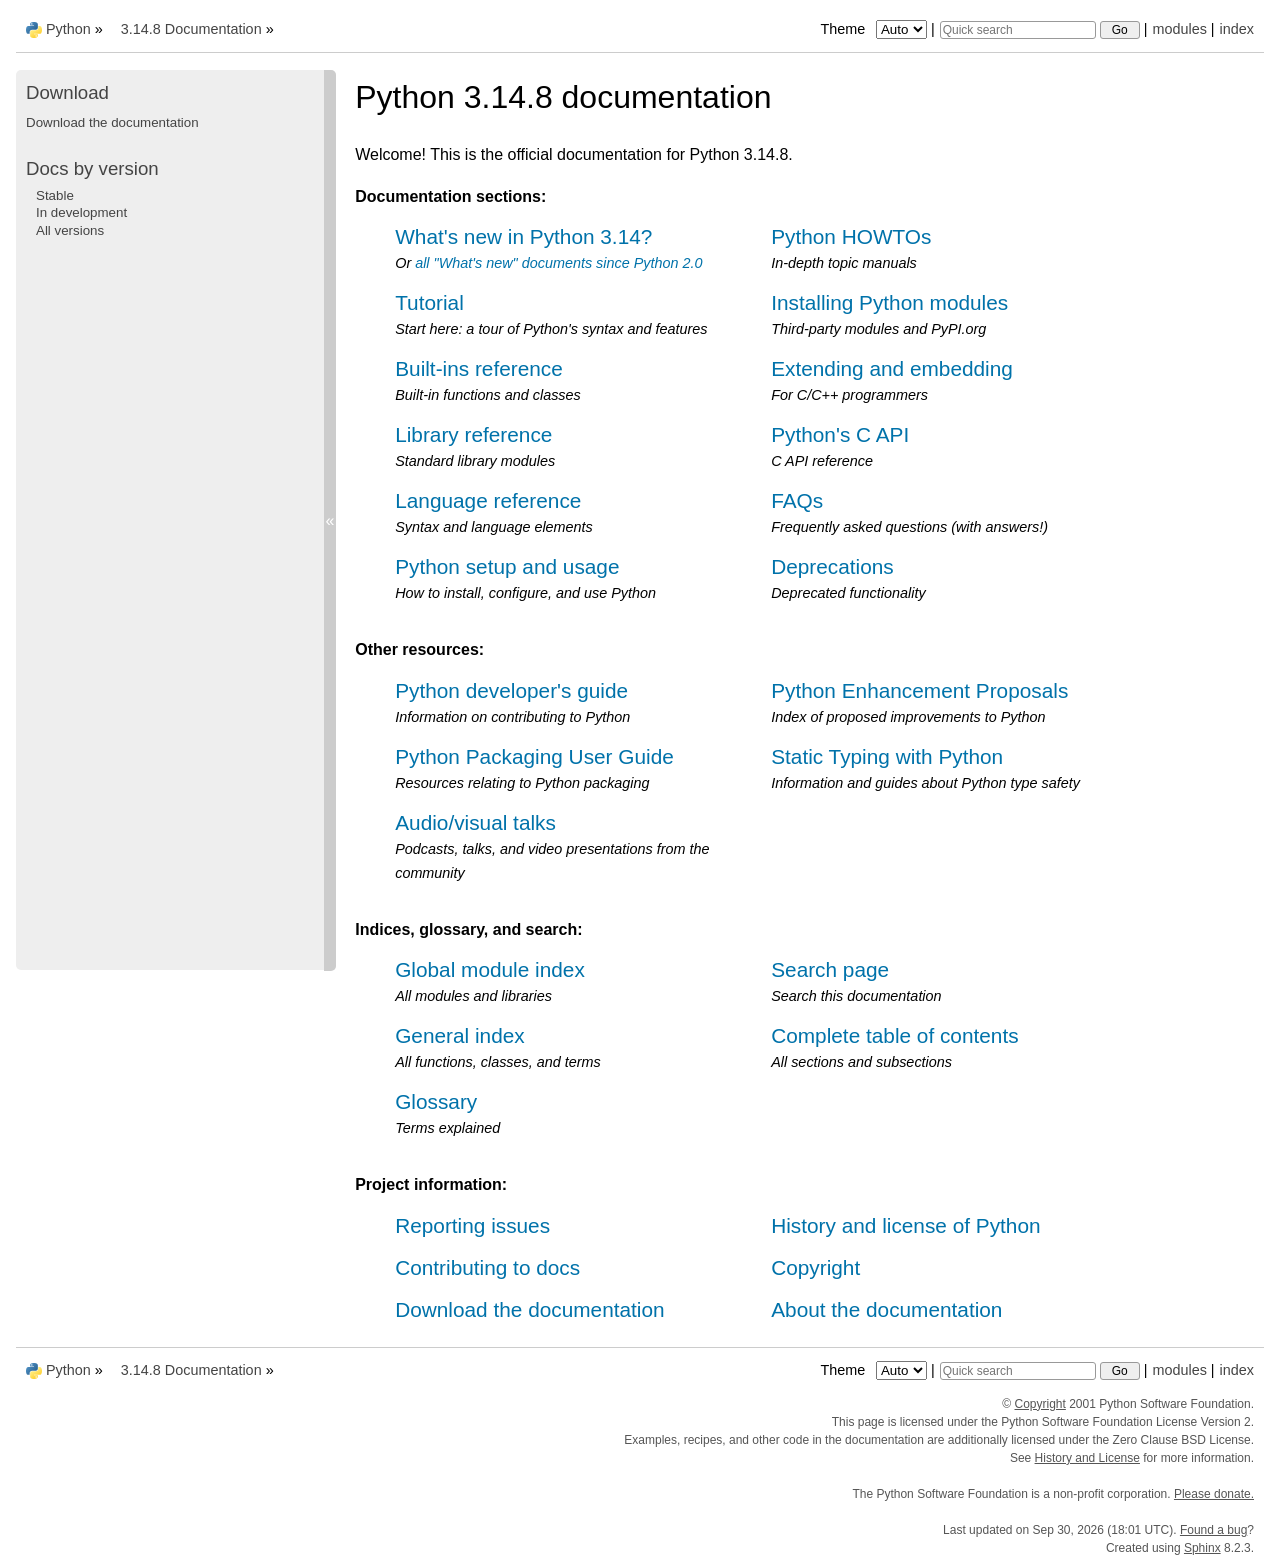
<file: Python/pythoncore-3.14-64/Doc/html/index.html>
<!DOCTYPE html>

<html lang="en" data-content_root="./">
  <head>
    <meta charset="utf-8" />
    <meta name="viewport" content="width=device-width, initial-scale=1.0" /><title>3.14.8 Documentation</title><meta name="viewport" content="width=device-width, initial-scale=1.0">
    
    <link rel="stylesheet" type="text/css" href="_static/pygments.css?v=b86133f3" />
    <link rel="stylesheet" type="text/css" href="_static/classic.css?v=234b1a7c" />
    <link rel="stylesheet" type="text/css" href="_static/pydoctheme.css?v=48df1187" />
    <link id="pygments_dark_css" media="(prefers-color-scheme: dark)" rel="stylesheet" type="text/css" href="_static/pygments_dark.css?v=0fc419ee" />
    
    <script src="_static/documentation_options.js?v=8dbd9a09"></script>
    <script src="_static/doctools.js?v=9bcbadda"></script>
    <script src="_static/sphinx_highlight.js?v=dc90522c"></script>
    
    <script src="_static/sidebar.js"></script>
    
    <link rel="search" type="application/opensearchdescription+xml"
          title="Search within Python 3.14.8 documentation"
          href="_static/opensearch.xml"/>
    <link rel="author" title="About these documents" href="about.html" />
    <link rel="index" title="Index" href="genindex.html" />
    <link rel="search" title="Search" href="search.html" />
    <link rel="copyright" title="Copyright" href="copyright.html" />
    
      
      <link rel="canonical" href="https://docs.python.org/3/index.html">
      
    

    
    <style>
      @media only screen {
        table.full-width-table {
            width: 100%;
        }
      }
    </style>
<link rel="stylesheet" href="_static/pydoctheme_dark.css" media="(prefers-color-scheme: dark)" id="pydoctheme_dark_css">
    <link rel="shortcut icon" type="image/png" href="_static/py.svg">
            <script type="text/javascript" src="_static/copybutton.js"></script>
            <script type="text/javascript" src="_static/menu.js"></script>
            <script type="text/javascript" src="_static/search-focus.js"></script>
            <script type="text/javascript" src="_static/themetoggle.js"></script> 
            <script type="text/javascript" src="_static/rtd_switcher.js"></script>
            <meta name="readthedocs-addons-api-version" content="1">

    <meta property="og:title" content="Python 3.14 documentation">
    <meta property="og:type" content="website">
    <meta property="og:url" content="https://docs.python.org/3/">
    <meta property="og:site_name" content="Python documentation">
    <meta property="og:description" content="The official Python documentation.">
    <meta property="og:image" content="https://docs.python.org/3/_static/og-image.png">
    <meta name="description" content="The official Python documentation.">
    <meta property="og:image:width" content="200">
    <meta property="og:image:height" content="200">
    <meta name="theme-color" content="#3776ab">
    <style>
      .contentstable {
        display: grid;
        gap: 0 2em;
        grid-template-columns: 1fr 1fr;
        margin: 0 auto;
        max-width: 90%;
      }
      .contentstable ul {
        list-style: none;
        margin: 0;
        padding: 0;
      }
      .contentstable a {
        text-decoration: none;
      }
      .contentstable a:hover {
        text-decoration: underline;
      }
      .contentstable li.biglink {
        line-height: 150%;
        margin-bottom: 1em;
      }
      @media (max-width: 600px) {
        .contentstable {
          grid-template-columns: 1fr;
        }
      }
    </style>
  </head>
<body>
<div class="mobile-nav">
    <input type="checkbox" id="menuToggler" class="toggler__input" aria-controls="navigation"
           aria-pressed="false" aria-expanded="false" role="button" aria-label="Menu">
    <nav class="nav-content" role="navigation">
        <label for="menuToggler" class="toggler__label">
            <span></span>
        </label>
        <span class="nav-items-wrapper">
            <a href="https://www.python.org/" class="nav-logo">
                <img src="_static/py.svg" alt="Python logo">
            </a>
            <span class="version_switcher_placeholder"></span>
            <form role="search" class="search" action="search.html" method="get">
                <svg xmlns="http://www.w3.org/2000/svg" width="20" height="20" viewBox="0 0 24 24" class="search-icon">
                    <path fill-rule="nonzero" fill="currentColor" d="M15.5 14h-.79l-.28-.27a6.5 6.5 0 001.48-5.34c-.47-2.78-2.79-5-5.59-5.34a6.505 6.505 0 00-7.27 7.27c.34 2.8 2.56 5.12 5.34 5.59a6.5 6.5 0 005.34-1.48l.27.28v.79l4.25 4.25c.41.41 1.08.41 1.49 0 .41-.41.41-1.08 0-1.49L15.5 14zm-6 0C7.01 14 5 11.99 5 9.5S7.01 5 9.5 5 14 7.01 14 9.5 11.99 14 9.5 14z"></path>
                </svg>
                <input placeholder="Quick search" aria-label="Quick search" type="search" name="q">
                <input type="submit" value="Go">
            </form>
        </span>
    </nav>
    <div class="menu-wrapper">
        <nav class="menu" role="navigation" aria-label="main navigation">
            <div class="language_switcher_placeholder"></div>
            
<label class="theme-selector-label">
    Theme
    <select class="theme-selector" oninput="activateTheme(this.value)">
        <option value="auto" selected>Auto</option>
        <option value="light">Light</option>
        <option value="dark">Dark</option>
    </select>
</label><h3>Download</h3>
<p><a href="download.html">Download the documentation</a></p>
<h3>Docs by version</h3>
<ul>
  
  
<li><a href="https://docs.python.org/3/">Stable</a></li>
<li><a href="https://docs.python.org/dev/">In development</a></li>
  <li><a href="https://www.python.org/doc/versions/">All versions</a></li>
</ul>
        </nav>
    </div>
</div>

  
    <div class="related" role="navigation" aria-label="Related">
      <h3>Navigation</h3>
      <ul>
        <li class="right" style="margin-right: 10px">
          <a href="genindex.html" title="General Index"
             accesskey="I">index</a></li>
        <li class="right" >
          <a href="py-modindex.html" title="Python Module Index"
             >modules</a> |</li>

          <li class="root-icon"><img src="_static/py.svg" alt="Python logo" style="vertical-align: middle; margin-top: -1px"></li>
          <li><a href="https://www.python.org/">Python</a> &#187;</li>
          <li class="switchers">
            <div class="language_switcher_placeholder"></div>
            <div class="version_switcher_placeholder"></div>
          </li>
          <li>
              
          </li>
    <li id="cpython-language-and-version">
      <a href="#">3.14.8 Documentation</a> &#187;
    </li>

        <li class="nav-item nav-item-this"><a href=""></a></li>
                <li class="right">
                    

    <div class="inline-search" role="search">
        <form class="inline-search" action="search.html" method="get">
          <input placeholder="Quick search" aria-label="Quick search" type="search" name="q" id="search-box">
          <input type="submit" value="Go">
        </form>
    </div>
                     |
                </li>
            <li class="right">
<label class="theme-selector-label">
    Theme
    <select class="theme-selector" oninput="activateTheme(this.value)">
        <option value="auto" selected>Auto</option>
        <option value="light">Light</option>
        <option value="dark">Dark</option>
    </select>
</label> |</li>
            
      </ul>
    </div>    

    <div class="document">
      <div class="documentwrapper">
        <div class="bodywrapper">
          <div class="body" role="main">
            
  <h1>Python 3.14.8 documentation</h1>
  <p>
  Welcome! This is the official documentation for Python 3.14.8.
  </p>
  <p><strong>Documentation sections:</strong></p>
  <div class="contentstable">
    <ul>
      <li class="biglink"><a class="biglink" href="whatsnew/3.14.html">What's new in Python 3.14?</a><br>
         <span class="linkdescr"> Or <a href="whatsnew/index.html">all "What's new" documents since Python 2.0</a></span></li>
      <li class="biglink"><a class="biglink" href="tutorial/index.html">Tutorial</a><br>
         <span class="linkdescr">Start here: a tour of Python's syntax and features</span></li>
      <li class="biglink"><a class="biglink" href="builtins/index.html">Built-ins reference</a><br>
         <span class="linkdescr">Built-in functions and classes</span></li>
      <li class="biglink"><a class="biglink" href="library/index.html">Library reference</a><br>
         <span class="linkdescr">Standard library modules</span></li>
      <li class="biglink"><a class="biglink" href="reference/index.html">Language reference</a><br>
         <span class="linkdescr">Syntax and language elements</span></li>
      <li class="biglink"><a class="biglink" href="using/index.html">Python setup and usage</a><br>
         <span class="linkdescr">How to install, configure, and use Python</span></li>
    </ul>
    <ul>
      <li class="biglink"><a class="biglink" href="howto/index.html">Python HOWTOs</a><br>
         <span class="linkdescr">In-depth topic manuals</span></li>
      <li class="biglink"><a class="biglink" href="installing/index.html">Installing Python modules</a><br>
         <span class="linkdescr">Third-party modules and PyPI.org</span></li>
      <li class="biglink"><a class="biglink" href="extending/index.html">Extending and embedding</a><br>
         <span class="linkdescr">For C/C++ programmers</span></li>
      <li class="biglink"><a class="biglink" href="c-api/index.html">Python's C API</a><br>
         <span class="linkdescr">C API reference</span></li>
      <li class="biglink"><a class="biglink" href="faq/index.html">FAQs</a><br>
         <span class="linkdescr">Frequently asked questions (with answers!)</span></li>
      <li class="biglink"><a class="biglink" href="deprecations/index.html">Deprecations</a><br>
         <span class="linkdescr">Deprecated functionality</span></li>
    </ul>
  </div>

  <p><strong>Other resources:</strong></p>
  <div class="contentstable">
    <ul>
      <li class="biglink"><a class="biglink" href="https://devguide.python.org">Python developer's guide</a><br>
         <span class="linkdescr">Information on contributing to Python</span></li>
      <li class="biglink"><a class="biglink" href="https://packaging.python.org">Python Packaging User Guide</a><br>
         <span class="linkdescr">Resources relating to Python packaging</span></li>
      <li class="biglink"><a class="biglink" href="https://www.python.org/doc/av/">Audio/visual talks</a><br>
         <span class="linkdescr">Podcasts, talks, and video presentations from the community</span></li>
    </ul>
    <ul>
      <li class="biglink"><a class="biglink" href="https://peps.python.org/">Python Enhancement Proposals</a><br>
         <span class="linkdescr">Index of proposed improvements to Python</span></li>
      <li class="biglink"><a class="biglink" href="https://typing.python.org">Static Typing with Python</a><br>
         <span class="linkdescr">Information and guides about Python type safety</span></li>
    </ul>
  </div>

  <p><strong>Indices, glossary, and search:</strong></p>
  <div class="contentstable">
    <ul>
      <li class="biglink"><a class="biglink" href="py-modindex.html">Global module index</a><br>
         <span class="linkdescr">All modules and libraries</span></li>
      <li class="biglink"><a class="biglink" href="genindex.html">General index</a><br>
         <span class="linkdescr">All functions, classes, and terms</span></li>
      <li class="biglink"><a class="biglink" href="glossary.html">Glossary</a><br>
         <span class="linkdescr">Terms explained</span></li>
    </ul>
    <ul>
      <li class="biglink"><a class="biglink" href="search.html">Search page</a><br>
         <span class="linkdescr">Search this documentation</span></li>
      <li class="biglink"><a class="biglink" href="contents.html">Complete table of contents</a><br>
         <span class="linkdescr">All sections and subsections</span></li>
    </ul>
  </div>

  <p><strong>Project information:</strong></p>
  <div class="contentstable">
    <ul>
      <li class="biglink"><a class="biglink" href="bugs.html">Reporting issues</a></li>
      <li class="biglink"><a class="biglink" href="https://devguide.python.org/documentation/help-documenting/">Contributing to docs</a></li>
      <li class="biglink"><a class="biglink" href="download.html">Download the documentation</a></li>
    </ul>
    <ul>
      <li class="biglink"><a class="biglink" href="license.html">History and license of Python</a></li>
      <li class="biglink"><a class="biglink" href="copyright.html">Copyright</a></li>
      <li class="biglink"><a class="biglink" href="about.html">About the documentation</a></li>
    </ul>
  </div>

            <div class="clearer"></div>
          </div>
        </div>
      </div>
      <div class="sphinxsidebar" role="navigation" aria-label="Main">
        <div class="sphinxsidebarwrapper"><h3>Download</h3>
<p><a href="download.html">Download the documentation</a></p>
<h3>Docs by version</h3>
<ul>
  
  
<li><a href="https://docs.python.org/3/">Stable</a></li>
<li><a href="https://docs.python.org/dev/">In development</a></li>
  <li><a href="https://www.python.org/doc/versions/">All versions</a></li>
</ul>
        </div>
<div id="sidebarbutton" title="Collapse sidebar">
<span>«</span>
</div>

      </div>
      <div class="clearer"></div>
    </div>  
    <div class="related" role="navigation" aria-label="Related">
      <h3>Navigation</h3>
      <ul>
        <li class="right" style="margin-right: 10px">
          <a href="genindex.html" title="General Index"
             >index</a></li>
        <li class="right" >
          <a href="py-modindex.html" title="Python Module Index"
             >modules</a> |</li>

          <li class="root-icon"><img src="_static/py.svg" alt="Python logo" style="vertical-align: middle; margin-top: -1px"></li>
          <li><a href="https://www.python.org/">Python</a> &#187;</li>
          <li class="switchers">
            <div class="language_switcher_placeholder"></div>
            <div class="version_switcher_placeholder"></div>
          </li>
          <li>
              
          </li>
    <li id="cpython-language-and-version">
      <a href="#">3.14.8 Documentation</a> &#187;
    </li>

        <li class="nav-item nav-item-this"><a href=""></a></li>
                <li class="right">
                    

    <div class="inline-search" role="search">
        <form class="inline-search" action="search.html" method="get">
          <input placeholder="Quick search" aria-label="Quick search" type="search" name="q" id="search-box">
          <input type="submit" value="Go">
        </form>
    </div>
                     |
                </li>
            <li class="right">
<label class="theme-selector-label">
    Theme
    <select class="theme-selector" oninput="activateTheme(this.value)">
        <option value="auto" selected>Auto</option>
        <option value="light">Light</option>
        <option value="dark">Dark</option>
    </select>
</label> |</li>
            
      </ul>
    </div>  
    <div class="footer">
    &copy; <a href="copyright.html">Copyright</a> 2001 Python Software Foundation.
    <br>
    This page is licensed under the Python Software Foundation License Version 2.
    <br>
    Examples, recipes, and other code in the documentation are additionally licensed under the Zero Clause BSD License.
    <br>
    
      See <a href="/license.html">History and License</a> for more information.<br>
    
    
    <br>

    The Python Software Foundation is a non-profit corporation.
<a href="https://www.python.org/psf/donations/">Please donate.</a>
<br>
    <br>
      Last updated on Sep 30, 2026 (18:01 UTC).
    
      <a href="/bugs.html">Found a bug</a>?
    
    <br>

    Created using <a href="https://www.sphinx-doc.org/">Sphinx</a> 8.2.3.
    </div>

  </body>
</html>
</file>
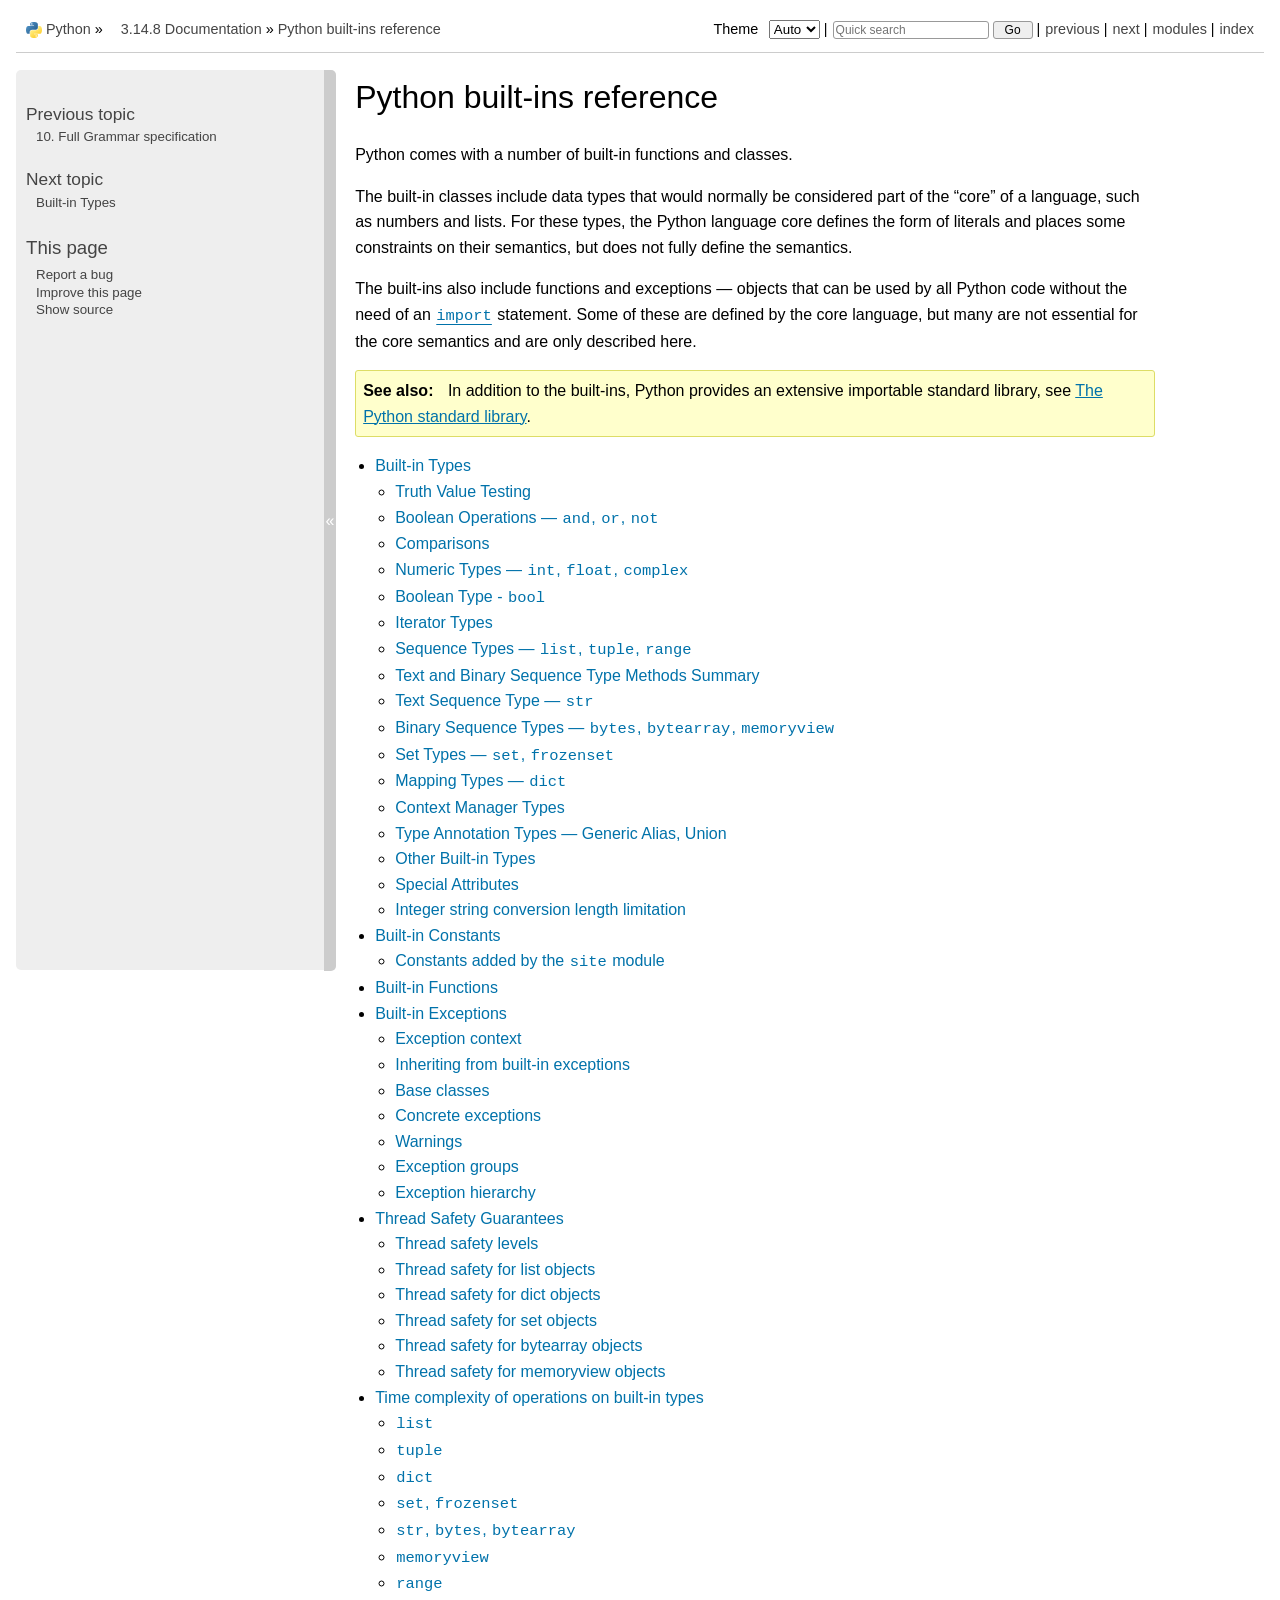
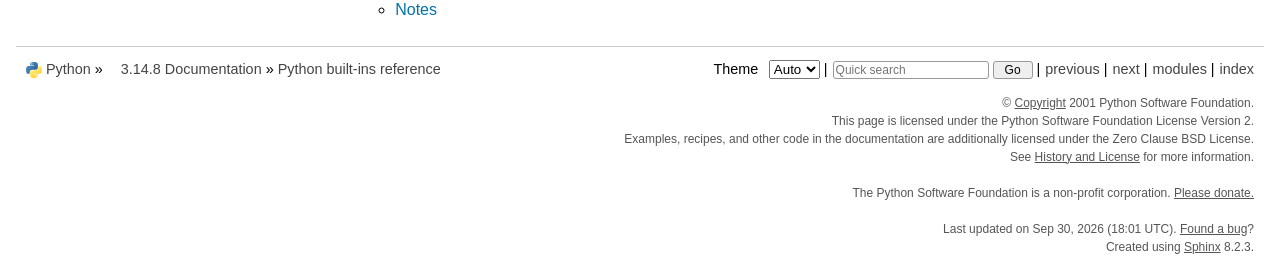
<file: Python/pythoncore-3.14-64/Doc/html/builtins/index.html>
<!DOCTYPE html>

<html lang="en" data-content_root="../">
  <head>
    <meta charset="utf-8" />
    <meta name="viewport" content="width=device-width, initial-scale=1.0" /><meta name="viewport" content="width=device-width, initial-scale=1" />
<meta property="og:title" content="Python built-ins reference" />
<meta property="og:type" content="website" />
<meta property="og:url" content="https://docs.python.org/3/builtins/index.html" />
<meta property="og:site_name" content="Python documentation" />
<meta property="og:description" content="Python comes with a number of built-in functions and classes. The built-in classes include data types that would normally be considered part of the “core” of a language, such as numbers and lists. ..." />
<meta property="og:image" content="_static/og-image.png" />
<meta property="og:image:alt" content="Python documentation" />
<meta name="description" content="Python comes with a number of built-in functions and classes. The built-in classes include data types that would normally be considered part of the “core” of a language, such as numbers and lists. ..." />
<meta name="theme-color" content="#3776ab">
<meta property="og:image:width" content="200">
<meta property="og:image:height" content="200">

    <title>Python built-ins reference &#8212; Python 3.14.8 documentation</title><meta name="viewport" content="width=device-width, initial-scale=1.0">
    
    <link rel="stylesheet" type="text/css" href="../_static/pygments.css?v=b86133f3" />
    <link rel="stylesheet" type="text/css" href="../_static/classic.css?v=234b1a7c" />
    <link rel="stylesheet" type="text/css" href="../_static/pydoctheme.css?v=48df1187" />
    <link id="pygments_dark_css" media="(prefers-color-scheme: dark)" rel="stylesheet" type="text/css" href="../_static/pygments_dark.css?v=0fc419ee" />
    
    <script src="../_static/documentation_options.js?v=8dbd9a09"></script>
    <script src="../_static/doctools.js?v=9bcbadda"></script>
    <script src="../_static/sphinx_highlight.js?v=dc90522c"></script>
    
    <script src="../_static/sidebar.js"></script>
    
    <link rel="search" type="application/opensearchdescription+xml"
          title="Search within Python 3.14.8 documentation"
          href="../_static/opensearch.xml"/>
    <link rel="author" title="About these documents" href="../about.html" />
    <link rel="index" title="Index" href="../genindex.html" />
    <link rel="search" title="Search" href="../search.html" />
    <link rel="copyright" title="Copyright" href="../copyright.html" />
    <link rel="next" title="Built-in Types" href="stdtypes.html" />
    <link rel="prev" title="10. Full Grammar specification" href="../reference/grammar.html" />
    
      
      <link rel="canonical" href="https://docs.python.org/3/builtins/index.html">
      
    

    
    <style>
      @media only screen {
        table.full-width-table {
            width: 100%;
        }
      }
    </style>
<link rel="stylesheet" href="../_static/pydoctheme_dark.css" media="(prefers-color-scheme: dark)" id="pydoctheme_dark_css">
    <link rel="shortcut icon" type="image/png" href="../_static/py.svg">
            <script type="text/javascript" src="../_static/copybutton.js"></script>
            <script type="text/javascript" src="../_static/menu.js"></script>
            <script type="text/javascript" src="../_static/search-focus.js"></script>
            <script type="text/javascript" src="../_static/themetoggle.js"></script> 
            <script type="text/javascript" src="../_static/rtd_switcher.js"></script>
            <meta name="readthedocs-addons-api-version" content="1">

  </head>
<body>
<div class="mobile-nav">
    <input type="checkbox" id="menuToggler" class="toggler__input" aria-controls="navigation"
           aria-pressed="false" aria-expanded="false" role="button" aria-label="Menu">
    <nav class="nav-content" role="navigation">
        <label for="menuToggler" class="toggler__label">
            <span></span>
        </label>
        <span class="nav-items-wrapper">
            <a href="https://www.python.org/" class="nav-logo">
                <img src="../_static/py.svg" alt="Python logo">
            </a>
            <span class="version_switcher_placeholder"></span>
            <form role="search" class="search" action="../search.html" method="get">
                <svg xmlns="http://www.w3.org/2000/svg" width="20" height="20" viewBox="0 0 24 24" class="search-icon">
                    <path fill-rule="nonzero" fill="currentColor" d="M15.5 14h-.79l-.28-.27a6.5 6.5 0 001.48-5.34c-.47-2.78-2.79-5-5.59-5.34a6.505 6.505 0 00-7.27 7.27c.34 2.8 2.56 5.12 5.34 5.59a6.5 6.5 0 005.34-1.48l.27.28v.79l4.25 4.25c.41.41 1.08.41 1.49 0 .41-.41.41-1.08 0-1.49L15.5 14zm-6 0C7.01 14 5 11.99 5 9.5S7.01 5 9.5 5 14 7.01 14 9.5 11.99 14 9.5 14z"></path>
                </svg>
                <input placeholder="Quick search" aria-label="Quick search" type="search" name="q">
                <input type="submit" value="Go">
            </form>
        </span>
    </nav>
    <div class="menu-wrapper">
        <nav class="menu" role="navigation" aria-label="main navigation">
            <div class="language_switcher_placeholder"></div>
            
<label class="theme-selector-label">
    Theme
    <select class="theme-selector" oninput="activateTheme(this.value)">
        <option value="auto" selected>Auto</option>
        <option value="light">Light</option>
        <option value="dark">Dark</option>
    </select>
</label>
  <div>
    <h4>Previous topic</h4>
    <p class="topless"><a href="../reference/grammar.html"
                          title="previous chapter"><span class="section-number">10. </span>Full Grammar specification</a></p>
  </div>
  <div>
    <h4>Next topic</h4>
    <p class="topless"><a href="stdtypes.html"
                          title="next chapter">Built-in Types</a></p>
  </div>
  <script>
    document.addEventListener('DOMContentLoaded', () => {
        const title = document.querySelector('meta[property="og:title"]').content;
        const elements = document.querySelectorAll('.improvepage');
        const pageurl = window.location.href.split('?')[0];
        elements.forEach(element => {
            const url = new URL(element.href.split('?')[0].replace("-nojs", ""));
            url.searchParams.set('pagetitle', title);
            url.searchParams.set('pageurl', pageurl);
            url.searchParams.set('pagesource', "builtins/index.rst");
            element.href = url.toString();
        });
    });
  </script>
  <div role="note" aria-label="source link">
    <h3>This page</h3>
    <ul class="this-page-menu">
      <li><a href="../bugs.html">Report a bug</a></li>
      <li><a class="improvepage" href="../improve-page-nojs.html">Improve this page</a></li>
      <li>
        <a href="https://github.com/python/cpython/blob/3.14/Doc/builtins/index.rst?plain=1"
            rel="nofollow">Show source
        </a>
      </li>
      
    </ul>
  </div>
        </nav>
    </div>
</div>

  
    <div class="related" role="navigation" aria-label="Related">
      <h3>Navigation</h3>
      <ul>
        <li class="right" style="margin-right: 10px">
          <a href="../genindex.html" title="General Index"
             accesskey="I">index</a></li>
        <li class="right" >
          <a href="../py-modindex.html" title="Python Module Index"
             >modules</a> |</li>
        <li class="right" >
          <a href="stdtypes.html" title="Built-in Types"
             accesskey="N">next</a> |</li>
        <li class="right" >
          <a href="../reference/grammar.html" title="10. Full Grammar specification"
             accesskey="P">previous</a> |</li>

          <li class="root-icon"><img src="../_static/py.svg" alt="Python logo" style="vertical-align: middle; margin-top: -1px"></li>
          <li><a href="https://www.python.org/">Python</a> &#187;</li>
          <li class="switchers">
            <div class="language_switcher_placeholder"></div>
            <div class="version_switcher_placeholder"></div>
          </li>
          <li>
              
          </li>
    <li id="cpython-language-and-version">
      <a href="../index.html">3.14.8 Documentation</a> &#187;
    </li>

        <li class="nav-item nav-item-this"><a href="">Python built-ins reference</a></li>
                <li class="right">
                    

    <div class="inline-search" role="search">
        <form class="inline-search" action="../search.html" method="get">
          <input placeholder="Quick search" aria-label="Quick search" type="search" name="q" id="search-box">
          <input type="submit" value="Go">
        </form>
    </div>
                     |
                </li>
            <li class="right">
<label class="theme-selector-label">
    Theme
    <select class="theme-selector" oninput="activateTheme(this.value)">
        <option value="auto" selected>Auto</option>
        <option value="light">Light</option>
        <option value="dark">Dark</option>
    </select>
</label> |</li>
            
      </ul>
    </div>    

    <div class="document">
      <div class="documentwrapper">
        <div class="bodywrapper">
          <div class="body" role="main">
            
  <section id="python-built-ins-reference">
<span id="builtins-index"></span><h1>Python built-ins reference<a class="headerlink" href="#python-built-ins-reference" title="Link to this heading">¶</a></h1>
<p>Python comes with a number of built-in functions and classes.</p>
<p>The built-in classes include data types that would normally be considered part
of the “core” of a language, such as numbers and lists.  For these types, the
Python language core defines the form of literals and places some constraints
on their semantics, but does not fully define the semantics.</p>
<p>The built-ins also include functions and exceptions — objects that can
be used by all Python code without the need of an <a class="reference internal" href="../reference/simple_stmts.html#import"><code class="xref std std-keyword docutils literal notranslate"><span class="pre">import</span></code></a> statement.
Some of these are defined by the core language, but many are not essential for
the core semantics and are only described here.</p>
<div class="admonition seealso">
<p class="admonition-title">See also</p>
<p>In addition to the built-ins, Python provides an extensive importable
standard library, see <a class="reference internal" href="../library/index.html#library-index"><span class="std std-ref">The Python standard library</span></a>.</p>
</div>
<div class="toctree-wrapper compound">
<ul>
<li class="toctree-l1"><a class="reference internal" href="stdtypes.html">Built-in Types</a><ul>
<li class="toctree-l2"><a class="reference internal" href="stdtypes.html#truth-value-testing">Truth Value Testing</a></li>
<li class="toctree-l2"><a class="reference internal" href="stdtypes.html#boolean-operations-and-or-not">Boolean Operations — <code class="xref std std-keyword docutils literal notranslate"><span class="pre">and</span></code>, <code class="xref std std-keyword docutils literal notranslate"><span class="pre">or</span></code>, <code class="xref std std-keyword docutils literal notranslate"><span class="pre">not</span></code></a></li>
<li class="toctree-l2"><a class="reference internal" href="stdtypes.html#comparisons">Comparisons</a></li>
<li class="toctree-l2"><a class="reference internal" href="stdtypes.html#numeric-types-int-float-complex">Numeric Types — <code class="xref py py-class docutils literal notranslate"><span class="pre">int</span></code>, <code class="xref py py-class docutils literal notranslate"><span class="pre">float</span></code>, <code class="xref py py-class docutils literal notranslate"><span class="pre">complex</span></code></a></li>
<li class="toctree-l2"><a class="reference internal" href="stdtypes.html#boolean-type-bool">Boolean Type - <code class="xref py py-class docutils literal notranslate"><span class="pre">bool</span></code></a></li>
<li class="toctree-l2"><a class="reference internal" href="stdtypes.html#iterator-types">Iterator Types</a></li>
<li class="toctree-l2"><a class="reference internal" href="stdtypes.html#sequence-types-list-tuple-range">Sequence Types — <code class="xref py py-class docutils literal notranslate"><span class="pre">list</span></code>, <code class="xref py py-class docutils literal notranslate"><span class="pre">tuple</span></code>, <code class="xref py py-class docutils literal notranslate"><span class="pre">range</span></code></a></li>
<li class="toctree-l2"><a class="reference internal" href="stdtypes.html#text-and-binary-sequence-type-methods-summary">Text and Binary Sequence Type Methods Summary</a></li>
<li class="toctree-l2"><a class="reference internal" href="stdtypes.html#text-sequence-type-str">Text Sequence Type — <code class="xref py py-class docutils literal notranslate"><span class="pre">str</span></code></a></li>
<li class="toctree-l2"><a class="reference internal" href="stdtypes.html#binary-sequence-types-bytes-bytearray-memoryview">Binary Sequence Types — <code class="xref py py-class docutils literal notranslate"><span class="pre">bytes</span></code>, <code class="xref py py-class docutils literal notranslate"><span class="pre">bytearray</span></code>, <code class="xref py py-class docutils literal notranslate"><span class="pre">memoryview</span></code></a></li>
<li class="toctree-l2"><a class="reference internal" href="stdtypes.html#set-types-set-frozenset">Set Types — <code class="xref py py-class docutils literal notranslate"><span class="pre">set</span></code>, <code class="xref py py-class docutils literal notranslate"><span class="pre">frozenset</span></code></a></li>
<li class="toctree-l2"><a class="reference internal" href="stdtypes.html#mapping-types-dict">Mapping Types — <code class="xref py py-class docutils literal notranslate"><span class="pre">dict</span></code></a></li>
<li class="toctree-l2"><a class="reference internal" href="stdtypes.html#context-manager-types">Context Manager Types</a></li>
<li class="toctree-l2"><a class="reference internal" href="stdtypes.html#type-annotation-types-generic-alias-union">Type Annotation Types — <span class="xref std std-ref">Generic Alias</span>, <span class="xref std std-ref">Union</span></a></li>
<li class="toctree-l2"><a class="reference internal" href="stdtypes.html#other-built-in-types">Other Built-in Types</a></li>
<li class="toctree-l2"><a class="reference internal" href="stdtypes.html#special-attributes">Special Attributes</a></li>
<li class="toctree-l2"><a class="reference internal" href="stdtypes.html#integer-string-conversion-length-limitation">Integer string conversion length limitation</a></li>
</ul>
</li>
<li class="toctree-l1"><a class="reference internal" href="constants.html">Built-in Constants</a><ul>
<li class="toctree-l2"><a class="reference internal" href="constants.html#constants-added-by-the-site-module">Constants added by the <code class="xref py py-mod docutils literal notranslate"><span class="pre">site</span></code> module</a></li>
</ul>
</li>
<li class="toctree-l1"><a class="reference internal" href="functions.html">Built-in Functions</a></li>
<li class="toctree-l1"><a class="reference internal" href="exceptions.html">Built-in Exceptions</a><ul>
<li class="toctree-l2"><a class="reference internal" href="exceptions.html#exception-context">Exception context</a></li>
<li class="toctree-l2"><a class="reference internal" href="exceptions.html#inheriting-from-built-in-exceptions">Inheriting from built-in exceptions</a></li>
<li class="toctree-l2"><a class="reference internal" href="exceptions.html#base-classes">Base classes</a></li>
<li class="toctree-l2"><a class="reference internal" href="exceptions.html#concrete-exceptions">Concrete exceptions</a></li>
<li class="toctree-l2"><a class="reference internal" href="exceptions.html#warnings">Warnings</a></li>
<li class="toctree-l2"><a class="reference internal" href="exceptions.html#exception-groups">Exception groups</a></li>
<li class="toctree-l2"><a class="reference internal" href="exceptions.html#exception-hierarchy">Exception hierarchy</a></li>
</ul>
</li>
<li class="toctree-l1"><a class="reference internal" href="threadsafety.html">Thread Safety Guarantees</a><ul>
<li class="toctree-l2"><a class="reference internal" href="threadsafety.html#thread-safety-levels">Thread safety levels</a></li>
<li class="toctree-l2"><a class="reference internal" href="threadsafety.html#thread-safety-for-list-objects">Thread safety for list objects</a></li>
<li class="toctree-l2"><a class="reference internal" href="threadsafety.html#thread-safety-for-dict-objects">Thread safety for dict objects</a></li>
<li class="toctree-l2"><a class="reference internal" href="threadsafety.html#thread-safety-for-set-objects">Thread safety for set objects</a></li>
<li class="toctree-l2"><a class="reference internal" href="threadsafety.html#thread-safety-for-bytearray-objects">Thread safety for bytearray objects</a></li>
<li class="toctree-l2"><a class="reference internal" href="threadsafety.html#thread-safety-for-memoryview-objects">Thread safety for memoryview objects</a></li>
</ul>
</li>
<li class="toctree-l1"><a class="reference internal" href="time-complexity.html">Time complexity of operations on built-in types</a><ul>
<li class="toctree-l2"><a class="reference internal" href="time-complexity.html#list"><code class="xref py py-class docutils literal notranslate"><span class="pre">list</span></code></a></li>
<li class="toctree-l2"><a class="reference internal" href="time-complexity.html#tuple"><code class="xref py py-class docutils literal notranslate"><span class="pre">tuple</span></code></a></li>
<li class="toctree-l2"><a class="reference internal" href="time-complexity.html#dict"><code class="xref py py-class docutils literal notranslate"><span class="pre">dict</span></code></a></li>
<li class="toctree-l2"><a class="reference internal" href="time-complexity.html#set-frozenset"><code class="xref py py-class docutils literal notranslate"><span class="pre">set</span></code>, <code class="xref py py-class docutils literal notranslate"><span class="pre">frozenset</span></code></a></li>
<li class="toctree-l2"><a class="reference internal" href="time-complexity.html#str-bytes-bytearray"><code class="xref py py-class docutils literal notranslate"><span class="pre">str</span></code>, <code class="xref py py-class docutils literal notranslate"><span class="pre">bytes</span></code>, <code class="xref py py-class docutils literal notranslate"><span class="pre">bytearray</span></code></a></li>
<li class="toctree-l2"><a class="reference internal" href="time-complexity.html#memoryview"><code class="xref py py-class docutils literal notranslate"><span class="pre">memoryview</span></code></a></li>
<li class="toctree-l2"><a class="reference internal" href="time-complexity.html#range"><code class="xref py py-class docutils literal notranslate"><span class="pre">range</span></code></a></li>
<li class="toctree-l2"><a class="reference internal" href="time-complexity.html#notes">Notes</a></li>
</ul>
</li>
</ul>
</div>
</section>


            <div class="clearer"></div>
          </div>
        </div>
      </div>
      <div class="sphinxsidebar" role="navigation" aria-label="Main">
        <div class="sphinxsidebarwrapper">
  <div>
    <h4>Previous topic</h4>
    <p class="topless"><a href="../reference/grammar.html"
                          title="previous chapter"><span class="section-number">10. </span>Full Grammar specification</a></p>
  </div>
  <div>
    <h4>Next topic</h4>
    <p class="topless"><a href="stdtypes.html"
                          title="next chapter">Built-in Types</a></p>
  </div>
  <script>
    document.addEventListener('DOMContentLoaded', () => {
        const title = document.querySelector('meta[property="og:title"]').content;
        const elements = document.querySelectorAll('.improvepage');
        const pageurl = window.location.href.split('?')[0];
        elements.forEach(element => {
            const url = new URL(element.href.split('?')[0].replace("-nojs", ""));
            url.searchParams.set('pagetitle', title);
            url.searchParams.set('pageurl', pageurl);
            url.searchParams.set('pagesource', "builtins/index.rst");
            element.href = url.toString();
        });
    });
  </script>
  <div role="note" aria-label="source link">
    <h3>This page</h3>
    <ul class="this-page-menu">
      <li><a href="../bugs.html">Report a bug</a></li>
      <li><a class="improvepage" href="../improve-page-nojs.html">Improve this page</a></li>
      <li>
        <a href="https://github.com/python/cpython/blob/3.14/Doc/builtins/index.rst?plain=1"
            rel="nofollow">Show source
        </a>
      </li>
      
    </ul>
  </div>
        </div>
<div id="sidebarbutton" title="Collapse sidebar">
<span>«</span>
</div>

      </div>
      <div class="clearer"></div>
    </div>  
    <div class="related" role="navigation" aria-label="Related">
      <h3>Navigation</h3>
      <ul>
        <li class="right" style="margin-right: 10px">
          <a href="../genindex.html" title="General Index"
             >index</a></li>
        <li class="right" >
          <a href="../py-modindex.html" title="Python Module Index"
             >modules</a> |</li>
        <li class="right" >
          <a href="stdtypes.html" title="Built-in Types"
             >next</a> |</li>
        <li class="right" >
          <a href="../reference/grammar.html" title="10. Full Grammar specification"
             >previous</a> |</li>

          <li class="root-icon"><img src="../_static/py.svg" alt="Python logo" style="vertical-align: middle; margin-top: -1px"></li>
          <li><a href="https://www.python.org/">Python</a> &#187;</li>
          <li class="switchers">
            <div class="language_switcher_placeholder"></div>
            <div class="version_switcher_placeholder"></div>
          </li>
          <li>
              
          </li>
    <li id="cpython-language-and-version">
      <a href="../index.html">3.14.8 Documentation</a> &#187;
    </li>

        <li class="nav-item nav-item-this"><a href="">Python built-ins reference</a></li>
                <li class="right">
                    

    <div class="inline-search" role="search">
        <form class="inline-search" action="../search.html" method="get">
          <input placeholder="Quick search" aria-label="Quick search" type="search" name="q" id="search-box">
          <input type="submit" value="Go">
        </form>
    </div>
                     |
                </li>
            <li class="right">
<label class="theme-selector-label">
    Theme
    <select class="theme-selector" oninput="activateTheme(this.value)">
        <option value="auto" selected>Auto</option>
        <option value="light">Light</option>
        <option value="dark">Dark</option>
    </select>
</label> |</li>
            
      </ul>
    </div>  
    <div class="footer">
    &copy; <a href="../copyright.html">Copyright</a> 2001 Python Software Foundation.
    <br>
    This page is licensed under the Python Software Foundation License Version 2.
    <br>
    Examples, recipes, and other code in the documentation are additionally licensed under the Zero Clause BSD License.
    <br>
    
      See <a href="/license.html">History and License</a> for more information.<br>
    
    
    <br>

    The Python Software Foundation is a non-profit corporation.
<a href="https://www.python.org/psf/donations/">Please donate.</a>
<br>
    <br>
      Last updated on Sep 30, 2026 (18:01 UTC).
    
      <a href="/bugs.html">Found a bug</a>?
    
    <br>

    Created using <a href="https://www.sphinx-doc.org/">Sphinx</a> 8.2.3.
    </div>

  </body>
</html>
</file>
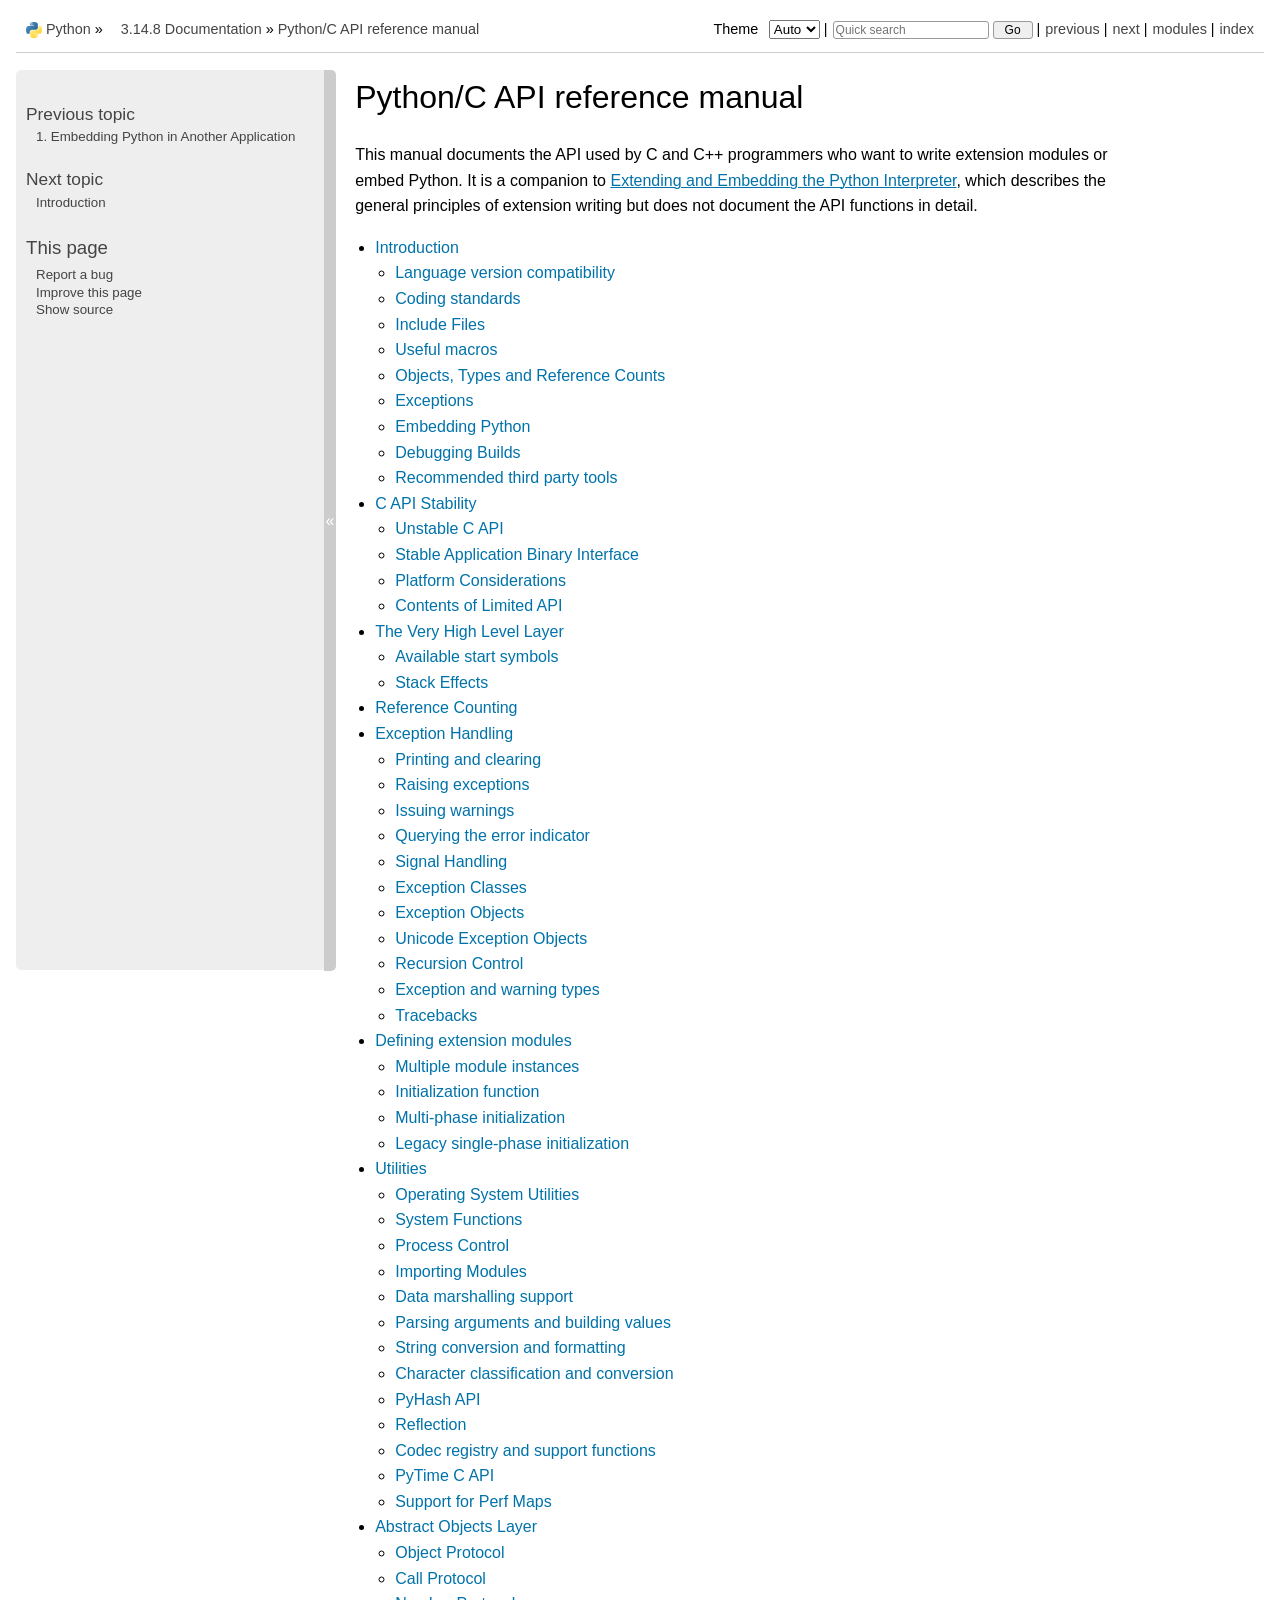
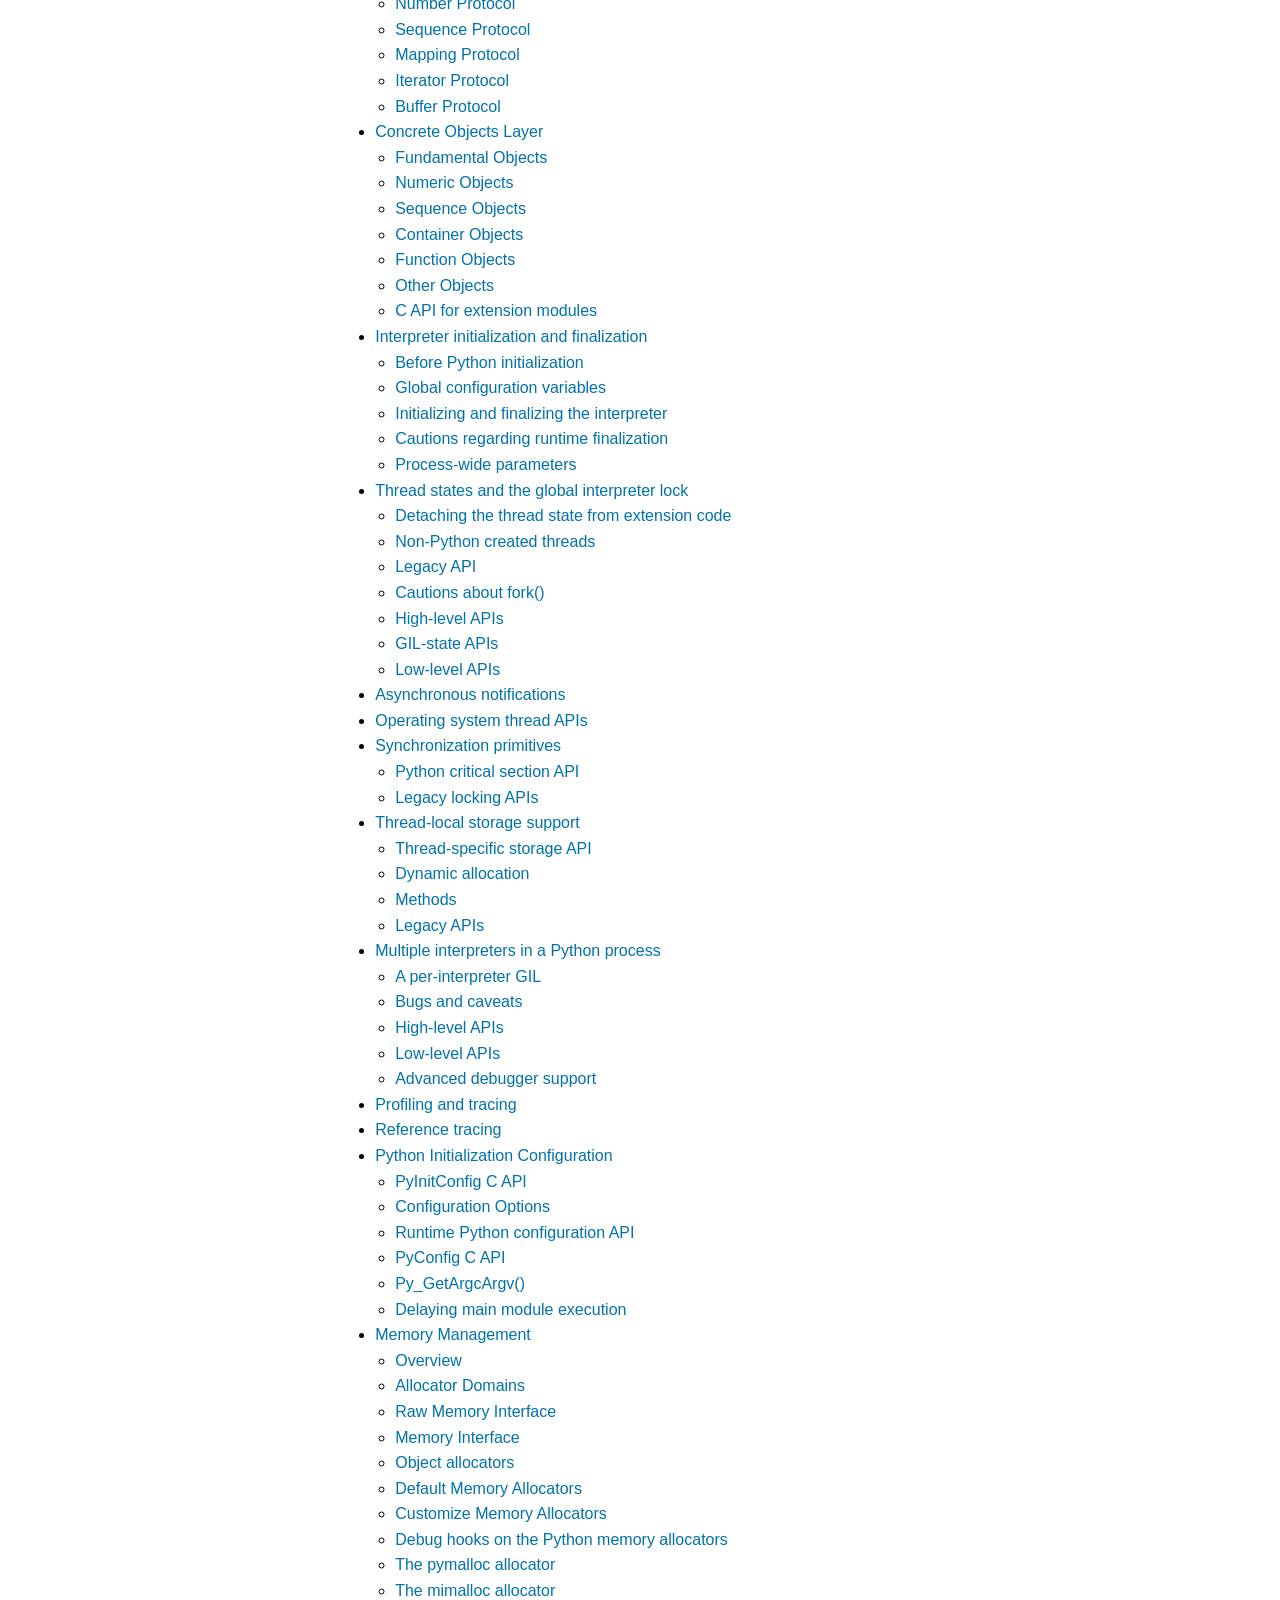
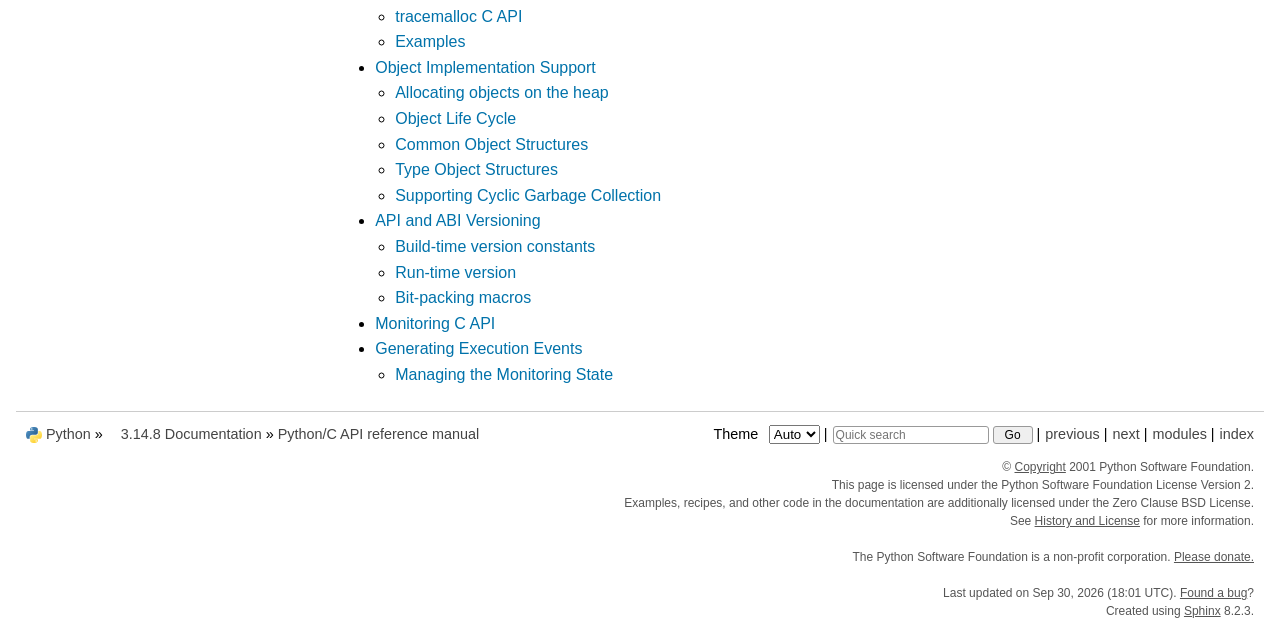
<file: Python/pythoncore-3.14-64/Doc/html/c-api/index.html>
<!DOCTYPE html>

<html lang="en" data-content_root="../">
  <head>
    <meta charset="utf-8" />
    <meta name="viewport" content="width=device-width, initial-scale=1.0" /><meta name="viewport" content="width=device-width, initial-scale=1" />
<meta property="og:title" content="Python/C API reference manual" />
<meta property="og:type" content="website" />
<meta property="og:url" content="https://docs.python.org/3/c-api/index.html" />
<meta property="og:site_name" content="Python documentation" />
<meta property="og:description" content="This manual documents the API used by C and C++ programmers who want to write extension modules or embed Python. It is a companion to Extending and Embedding the Python Interpreter, which describes..." />
<meta property="og:image" content="_static/og-image.png" />
<meta property="og:image:alt" content="Python documentation" />
<meta name="description" content="This manual documents the API used by C and C++ programmers who want to write extension modules or embed Python. It is a companion to Extending and Embedding the Python Interpreter, which describes..." />
<meta name="theme-color" content="#3776ab">
<meta property="og:image:width" content="200">
<meta property="og:image:height" content="200">

    <title>Python/C API reference manual &#8212; Python 3.14.8 documentation</title><meta name="viewport" content="width=device-width, initial-scale=1.0">
    
    <link rel="stylesheet" type="text/css" href="../_static/pygments.css?v=b86133f3" />
    <link rel="stylesheet" type="text/css" href="../_static/classic.css?v=234b1a7c" />
    <link rel="stylesheet" type="text/css" href="../_static/pydoctheme.css?v=48df1187" />
    <link id="pygments_dark_css" media="(prefers-color-scheme: dark)" rel="stylesheet" type="text/css" href="../_static/pygments_dark.css?v=0fc419ee" />
    
    <script src="../_static/documentation_options.js?v=8dbd9a09"></script>
    <script src="../_static/doctools.js?v=9bcbadda"></script>
    <script src="../_static/sphinx_highlight.js?v=dc90522c"></script>
    
    <script src="../_static/sidebar.js"></script>
    
    <link rel="search" type="application/opensearchdescription+xml"
          title="Search within Python 3.14.8 documentation"
          href="../_static/opensearch.xml"/>
    <link rel="author" title="About these documents" href="../about.html" />
    <link rel="index" title="Index" href="../genindex.html" />
    <link rel="search" title="Search" href="../search.html" />
    <link rel="copyright" title="Copyright" href="../copyright.html" />
    <link rel="next" title="Introduction" href="intro.html" />
    <link rel="prev" title="1. Embedding Python in Another Application" href="../extending/embedding.html" />
    
      
      <link rel="canonical" href="https://docs.python.org/3/c-api/index.html">
      
    

    
    <style>
      @media only screen {
        table.full-width-table {
            width: 100%;
        }
      }
    </style>
<link rel="stylesheet" href="../_static/pydoctheme_dark.css" media="(prefers-color-scheme: dark)" id="pydoctheme_dark_css">
    <link rel="shortcut icon" type="image/png" href="../_static/py.svg">
            <script type="text/javascript" src="../_static/copybutton.js"></script>
            <script type="text/javascript" src="../_static/menu.js"></script>
            <script type="text/javascript" src="../_static/search-focus.js"></script>
            <script type="text/javascript" src="../_static/themetoggle.js"></script> 
            <script type="text/javascript" src="../_static/rtd_switcher.js"></script>
            <meta name="readthedocs-addons-api-version" content="1">

  </head>
<body>
<div class="mobile-nav">
    <input type="checkbox" id="menuToggler" class="toggler__input" aria-controls="navigation"
           aria-pressed="false" aria-expanded="false" role="button" aria-label="Menu">
    <nav class="nav-content" role="navigation">
        <label for="menuToggler" class="toggler__label">
            <span></span>
        </label>
        <span class="nav-items-wrapper">
            <a href="https://www.python.org/" class="nav-logo">
                <img src="../_static/py.svg" alt="Python logo">
            </a>
            <span class="version_switcher_placeholder"></span>
            <form role="search" class="search" action="../search.html" method="get">
                <svg xmlns="http://www.w3.org/2000/svg" width="20" height="20" viewBox="0 0 24 24" class="search-icon">
                    <path fill-rule="nonzero" fill="currentColor" d="M15.5 14h-.79l-.28-.27a6.5 6.5 0 001.48-5.34c-.47-2.78-2.79-5-5.59-5.34a6.505 6.505 0 00-7.27 7.27c.34 2.8 2.56 5.12 5.34 5.59a6.5 6.5 0 005.34-1.48l.27.28v.79l4.25 4.25c.41.41 1.08.41 1.49 0 .41-.41.41-1.08 0-1.49L15.5 14zm-6 0C7.01 14 5 11.99 5 9.5S7.01 5 9.5 5 14 7.01 14 9.5 11.99 14 9.5 14z"></path>
                </svg>
                <input placeholder="Quick search" aria-label="Quick search" type="search" name="q">
                <input type="submit" value="Go">
            </form>
        </span>
    </nav>
    <div class="menu-wrapper">
        <nav class="menu" role="navigation" aria-label="main navigation">
            <div class="language_switcher_placeholder"></div>
            
<label class="theme-selector-label">
    Theme
    <select class="theme-selector" oninput="activateTheme(this.value)">
        <option value="auto" selected>Auto</option>
        <option value="light">Light</option>
        <option value="dark">Dark</option>
    </select>
</label>
  <div>
    <h4>Previous topic</h4>
    <p class="topless"><a href="../extending/embedding.html"
                          title="previous chapter"><span class="section-number">1. </span>Embedding Python in Another Application</a></p>
  </div>
  <div>
    <h4>Next topic</h4>
    <p class="topless"><a href="intro.html"
                          title="next chapter">Introduction</a></p>
  </div>
  <script>
    document.addEventListener('DOMContentLoaded', () => {
        const title = document.querySelector('meta[property="og:title"]').content;
        const elements = document.querySelectorAll('.improvepage');
        const pageurl = window.location.href.split('?')[0];
        elements.forEach(element => {
            const url = new URL(element.href.split('?')[0].replace("-nojs", ""));
            url.searchParams.set('pagetitle', title);
            url.searchParams.set('pageurl', pageurl);
            url.searchParams.set('pagesource', "c-api/index.rst");
            element.href = url.toString();
        });
    });
  </script>
  <div role="note" aria-label="source link">
    <h3>This page</h3>
    <ul class="this-page-menu">
      <li><a href="../bugs.html">Report a bug</a></li>
      <li><a class="improvepage" href="../improve-page-nojs.html">Improve this page</a></li>
      <li>
        <a href="https://github.com/python/cpython/blob/3.14/Doc/c-api/index.rst?plain=1"
            rel="nofollow">Show source
        </a>
      </li>
      
    </ul>
  </div>
        </nav>
    </div>
</div>

  
    <div class="related" role="navigation" aria-label="Related">
      <h3>Navigation</h3>
      <ul>
        <li class="right" style="margin-right: 10px">
          <a href="../genindex.html" title="General Index"
             accesskey="I">index</a></li>
        <li class="right" >
          <a href="../py-modindex.html" title="Python Module Index"
             >modules</a> |</li>
        <li class="right" >
          <a href="intro.html" title="Introduction"
             accesskey="N">next</a> |</li>
        <li class="right" >
          <a href="../extending/embedding.html" title="1. Embedding Python in Another Application"
             accesskey="P">previous</a> |</li>

          <li class="root-icon"><img src="../_static/py.svg" alt="Python logo" style="vertical-align: middle; margin-top: -1px"></li>
          <li><a href="https://www.python.org/">Python</a> &#187;</li>
          <li class="switchers">
            <div class="language_switcher_placeholder"></div>
            <div class="version_switcher_placeholder"></div>
          </li>
          <li>
              
          </li>
    <li id="cpython-language-and-version">
      <a href="../index.html">3.14.8 Documentation</a> &#187;
    </li>

        <li class="nav-item nav-item-this"><a href="">Python/C API reference manual</a></li>
                <li class="right">
                    

    <div class="inline-search" role="search">
        <form class="inline-search" action="../search.html" method="get">
          <input placeholder="Quick search" aria-label="Quick search" type="search" name="q" id="search-box">
          <input type="submit" value="Go">
        </form>
    </div>
                     |
                </li>
            <li class="right">
<label class="theme-selector-label">
    Theme
    <select class="theme-selector" oninput="activateTheme(this.value)">
        <option value="auto" selected>Auto</option>
        <option value="light">Light</option>
        <option value="dark">Dark</option>
    </select>
</label> |</li>
            
      </ul>
    </div>    

    <div class="document">
      <div class="documentwrapper">
        <div class="bodywrapper">
          <div class="body" role="main">
            
  <section id="python-c-api-reference-manual">
<span id="c-api-index"></span><h1>Python/C API reference manual<a class="headerlink" href="#python-c-api-reference-manual" title="Link to this heading">¶</a></h1>
<p>This manual documents the API used by C and C++ programmers who want to write
extension modules or embed Python.  It is a companion to <a class="reference internal" href="../extending/index.html#extending-index"><span class="std std-ref">Extending and Embedding the Python Interpreter</span></a>,
which describes the general principles of extension writing but does not
document the API functions in detail.</p>
<div class="toctree-wrapper compound">
<ul>
<li class="toctree-l1"><a class="reference internal" href="intro.html">Introduction</a><ul>
<li class="toctree-l2"><a class="reference internal" href="intro.html#language-version-compatibility">Language version compatibility</a></li>
<li class="toctree-l2"><a class="reference internal" href="intro.html#coding-standards">Coding standards</a></li>
<li class="toctree-l2"><a class="reference internal" href="intro.html#include-files">Include Files</a></li>
<li class="toctree-l2"><a class="reference internal" href="intro.html#useful-macros">Useful macros</a></li>
<li class="toctree-l2"><a class="reference internal" href="intro.html#objects-types-and-reference-counts">Objects, Types and Reference Counts</a></li>
<li class="toctree-l2"><a class="reference internal" href="intro.html#exceptions">Exceptions</a></li>
<li class="toctree-l2"><a class="reference internal" href="intro.html#embedding-python">Embedding Python</a></li>
<li class="toctree-l2"><a class="reference internal" href="intro.html#debugging-builds">Debugging Builds</a></li>
<li class="toctree-l2"><a class="reference internal" href="intro.html#recommended-third-party-tools">Recommended third party tools</a></li>
</ul>
</li>
<li class="toctree-l1"><a class="reference internal" href="stable.html">C API Stability</a><ul>
<li class="toctree-l2"><a class="reference internal" href="stable.html#unstable-c-api">Unstable C API</a></li>
<li class="toctree-l2"><a class="reference internal" href="stable.html#stable-application-binary-interface">Stable Application Binary Interface</a></li>
<li class="toctree-l2"><a class="reference internal" href="stable.html#platform-considerations">Platform Considerations</a></li>
<li class="toctree-l2"><a class="reference internal" href="stable.html#contents-of-limited-api">Contents of Limited API</a></li>
</ul>
</li>
<li class="toctree-l1"><a class="reference internal" href="veryhigh.html">The Very High Level Layer</a><ul>
<li class="toctree-l2"><a class="reference internal" href="veryhigh.html#available-start-symbols">Available start symbols</a></li>
<li class="toctree-l2"><a class="reference internal" href="veryhigh.html#stack-effects">Stack Effects</a></li>
</ul>
</li>
<li class="toctree-l1"><a class="reference internal" href="refcounting.html">Reference Counting</a></li>
<li class="toctree-l1"><a class="reference internal" href="exceptions.html">Exception Handling</a><ul>
<li class="toctree-l2"><a class="reference internal" href="exceptions.html#printing-and-clearing">Printing and clearing</a></li>
<li class="toctree-l2"><a class="reference internal" href="exceptions.html#raising-exceptions">Raising exceptions</a></li>
<li class="toctree-l2"><a class="reference internal" href="exceptions.html#issuing-warnings">Issuing warnings</a></li>
<li class="toctree-l2"><a class="reference internal" href="exceptions.html#querying-the-error-indicator">Querying the error indicator</a></li>
<li class="toctree-l2"><a class="reference internal" href="exceptions.html#signal-handling">Signal Handling</a></li>
<li class="toctree-l2"><a class="reference internal" href="exceptions.html#exception-classes">Exception Classes</a></li>
<li class="toctree-l2"><a class="reference internal" href="exceptions.html#exception-objects">Exception Objects</a></li>
<li class="toctree-l2"><a class="reference internal" href="exceptions.html#unicode-exception-objects">Unicode Exception Objects</a></li>
<li class="toctree-l2"><a class="reference internal" href="exceptions.html#recursion-control">Recursion Control</a></li>
<li class="toctree-l2"><a class="reference internal" href="exceptions.html#exception-and-warning-types">Exception and warning types</a></li>
<li class="toctree-l2"><a class="reference internal" href="exceptions.html#tracebacks">Tracebacks</a></li>
</ul>
</li>
<li class="toctree-l1"><a class="reference internal" href="extension-modules.html">Defining extension modules</a><ul>
<li class="toctree-l2"><a class="reference internal" href="extension-modules.html#multiple-module-instances">Multiple module instances</a></li>
<li class="toctree-l2"><a class="reference internal" href="extension-modules.html#initialization-function">Initialization function</a></li>
<li class="toctree-l2"><a class="reference internal" href="extension-modules.html#multi-phase-initialization">Multi-phase initialization</a></li>
<li class="toctree-l2"><a class="reference internal" href="extension-modules.html#legacy-single-phase-initialization">Legacy single-phase initialization</a></li>
</ul>
</li>
<li class="toctree-l1"><a class="reference internal" href="utilities.html">Utilities</a><ul>
<li class="toctree-l2"><a class="reference internal" href="sys.html">Operating System Utilities</a></li>
<li class="toctree-l2"><a class="reference internal" href="sys.html#system-functions">System Functions</a></li>
<li class="toctree-l2"><a class="reference internal" href="sys.html#process-control">Process Control</a></li>
<li class="toctree-l2"><a class="reference internal" href="import.html">Importing Modules</a></li>
<li class="toctree-l2"><a class="reference internal" href="marshal.html">Data marshalling support</a></li>
<li class="toctree-l2"><a class="reference internal" href="arg.html">Parsing arguments and building values</a></li>
<li class="toctree-l2"><a class="reference internal" href="conversion.html">String conversion and formatting</a></li>
<li class="toctree-l2"><a class="reference internal" href="conversion.html#character-classification-and-conversion">Character classification and conversion</a></li>
<li class="toctree-l2"><a class="reference internal" href="hash.html">PyHash API</a></li>
<li class="toctree-l2"><a class="reference internal" href="reflection.html">Reflection</a></li>
<li class="toctree-l2"><a class="reference internal" href="codec.html">Codec registry and support functions</a></li>
<li class="toctree-l2"><a class="reference internal" href="time.html">PyTime C API</a></li>
<li class="toctree-l2"><a class="reference internal" href="perfmaps.html">Support for Perf Maps</a></li>
</ul>
</li>
<li class="toctree-l1"><a class="reference internal" href="abstract.html">Abstract Objects Layer</a><ul>
<li class="toctree-l2"><a class="reference internal" href="object.html">Object Protocol</a></li>
<li class="toctree-l2"><a class="reference internal" href="call.html">Call Protocol</a></li>
<li class="toctree-l2"><a class="reference internal" href="number.html">Number Protocol</a></li>
<li class="toctree-l2"><a class="reference internal" href="sequence.html">Sequence Protocol</a></li>
<li class="toctree-l2"><a class="reference internal" href="mapping.html">Mapping Protocol</a></li>
<li class="toctree-l2"><a class="reference internal" href="iter.html">Iterator Protocol</a></li>
<li class="toctree-l2"><a class="reference internal" href="buffer.html">Buffer Protocol</a></li>
</ul>
</li>
<li class="toctree-l1"><a class="reference internal" href="concrete.html">Concrete Objects Layer</a><ul>
<li class="toctree-l2"><a class="reference internal" href="concrete.html#fundamental-objects">Fundamental Objects</a></li>
<li class="toctree-l2"><a class="reference internal" href="concrete.html#numeric-objects">Numeric Objects</a></li>
<li class="toctree-l2"><a class="reference internal" href="concrete.html#sequence-objects">Sequence Objects</a></li>
<li class="toctree-l2"><a class="reference internal" href="concrete.html#container-objects">Container Objects</a></li>
<li class="toctree-l2"><a class="reference internal" href="concrete.html#function-objects">Function Objects</a></li>
<li class="toctree-l2"><a class="reference internal" href="concrete.html#other-objects">Other Objects</a></li>
<li class="toctree-l2"><a class="reference internal" href="concrete.html#c-api-for-extension-modules">C API for extension modules</a></li>
</ul>
</li>
<li class="toctree-l1"><a class="reference internal" href="interp-lifecycle.html">Interpreter initialization and finalization</a><ul>
<li class="toctree-l2"><a class="reference internal" href="interp-lifecycle.html#before-python-initialization">Before Python initialization</a></li>
<li class="toctree-l2"><a class="reference internal" href="interp-lifecycle.html#global-configuration-variables">Global configuration variables</a></li>
<li class="toctree-l2"><a class="reference internal" href="interp-lifecycle.html#initializing-and-finalizing-the-interpreter">Initializing and finalizing the interpreter</a></li>
<li class="toctree-l2"><a class="reference internal" href="interp-lifecycle.html#cautions-regarding-runtime-finalization">Cautions regarding runtime finalization</a></li>
<li class="toctree-l2"><a class="reference internal" href="interp-lifecycle.html#process-wide-parameters">Process-wide parameters</a></li>
</ul>
</li>
<li class="toctree-l1"><a class="reference internal" href="threads.html">Thread states and the global interpreter lock</a><ul>
<li class="toctree-l2"><a class="reference internal" href="threads.html#detaching-the-thread-state-from-extension-code">Detaching the thread state from extension code</a></li>
<li class="toctree-l2"><a class="reference internal" href="threads.html#non-python-created-threads">Non-Python created threads</a></li>
<li class="toctree-l2"><a class="reference internal" href="threads.html#legacy-api">Legacy API</a></li>
<li class="toctree-l2"><a class="reference internal" href="threads.html#cautions-about-fork">Cautions about fork()</a></li>
<li class="toctree-l2"><a class="reference internal" href="threads.html#high-level-apis">High-level APIs</a></li>
<li class="toctree-l2"><a class="reference internal" href="threads.html#gil-state-apis">GIL-state APIs</a></li>
<li class="toctree-l2"><a class="reference internal" href="threads.html#low-level-apis">Low-level APIs</a></li>
</ul>
</li>
<li class="toctree-l1"><a class="reference internal" href="threads.html#asynchronous-notifications">Asynchronous notifications</a></li>
<li class="toctree-l1"><a class="reference internal" href="threads.html#operating-system-thread-apis">Operating system thread APIs</a></li>
<li class="toctree-l1"><a class="reference internal" href="synchronization.html">Synchronization primitives</a><ul>
<li class="toctree-l2"><a class="reference internal" href="synchronization.html#python-critical-section-api">Python critical section API</a></li>
<li class="toctree-l2"><a class="reference internal" href="synchronization.html#legacy-locking-apis">Legacy locking APIs</a></li>
</ul>
</li>
<li class="toctree-l1"><a class="reference internal" href="tls.html">Thread-local storage support</a><ul>
<li class="toctree-l2"><a class="reference internal" href="tls.html#thread-specific-storage-api">Thread-specific storage API</a></li>
<li class="toctree-l2"><a class="reference internal" href="tls.html#dynamic-allocation">Dynamic allocation</a></li>
<li class="toctree-l2"><a class="reference internal" href="tls.html#methods">Methods</a></li>
<li class="toctree-l2"><a class="reference internal" href="tls.html#legacy-apis">Legacy APIs</a></li>
</ul>
</li>
<li class="toctree-l1"><a class="reference internal" href="subinterpreters.html">Multiple interpreters in a Python process</a><ul>
<li class="toctree-l2"><a class="reference internal" href="subinterpreters.html#a-per-interpreter-gil">A per-interpreter GIL</a></li>
<li class="toctree-l2"><a class="reference internal" href="subinterpreters.html#bugs-and-caveats">Bugs and caveats</a></li>
<li class="toctree-l2"><a class="reference internal" href="subinterpreters.html#high-level-apis">High-level APIs</a></li>
<li class="toctree-l2"><a class="reference internal" href="subinterpreters.html#low-level-apis">Low-level APIs</a></li>
<li class="toctree-l2"><a class="reference internal" href="subinterpreters.html#advanced-debugger-support">Advanced debugger support</a></li>
</ul>
</li>
<li class="toctree-l1"><a class="reference internal" href="profiling.html">Profiling and tracing</a></li>
<li class="toctree-l1"><a class="reference internal" href="profiling.html#reference-tracing">Reference tracing</a></li>
<li class="toctree-l1"><a class="reference internal" href="init_config.html">Python Initialization Configuration</a><ul>
<li class="toctree-l2"><a class="reference internal" href="init_config.html#pyinitconfig-c-api">PyInitConfig C API</a></li>
<li class="toctree-l2"><a class="reference internal" href="init_config.html#configuration-options">Configuration Options</a></li>
<li class="toctree-l2"><a class="reference internal" href="init_config.html#runtime-python-configuration-api">Runtime Python configuration API</a></li>
<li class="toctree-l2"><a class="reference internal" href="init_config.html#pyconfig-c-api">PyConfig C API</a></li>
<li class="toctree-l2"><a class="reference internal" href="init_config.html#py-getargcargv">Py_GetArgcArgv()</a></li>
<li class="toctree-l2"><a class="reference internal" href="init_config.html#delaying-main-module-execution">Delaying main module execution</a></li>
</ul>
</li>
<li class="toctree-l1"><a class="reference internal" href="memory.html">Memory Management</a><ul>
<li class="toctree-l2"><a class="reference internal" href="memory.html#overview">Overview</a></li>
<li class="toctree-l2"><a class="reference internal" href="memory.html#allocator-domains">Allocator Domains</a></li>
<li class="toctree-l2"><a class="reference internal" href="memory.html#raw-memory-interface">Raw Memory Interface</a></li>
<li class="toctree-l2"><a class="reference internal" href="memory.html#memory-interface">Memory Interface</a></li>
<li class="toctree-l2"><a class="reference internal" href="memory.html#object-allocators">Object allocators</a></li>
<li class="toctree-l2"><a class="reference internal" href="memory.html#default-memory-allocators">Default Memory Allocators</a></li>
<li class="toctree-l2"><a class="reference internal" href="memory.html#customize-memory-allocators">Customize Memory Allocators</a></li>
<li class="toctree-l2"><a class="reference internal" href="memory.html#debug-hooks-on-the-python-memory-allocators">Debug hooks on the Python memory allocators</a></li>
<li class="toctree-l2"><a class="reference internal" href="memory.html#the-pymalloc-allocator">The pymalloc allocator</a></li>
<li class="toctree-l2"><a class="reference internal" href="memory.html#the-mimalloc-allocator">The mimalloc allocator</a></li>
<li class="toctree-l2"><a class="reference internal" href="memory.html#tracemalloc-c-api">tracemalloc C API</a></li>
<li class="toctree-l2"><a class="reference internal" href="memory.html#examples">Examples</a></li>
</ul>
</li>
<li class="toctree-l1"><a class="reference internal" href="objimpl.html">Object Implementation Support</a><ul>
<li class="toctree-l2"><a class="reference internal" href="allocation.html">Allocating objects on the heap</a></li>
<li class="toctree-l2"><a class="reference internal" href="lifecycle.html">Object Life Cycle</a></li>
<li class="toctree-l2"><a class="reference internal" href="structures.html">Common Object Structures</a></li>
<li class="toctree-l2"><a class="reference internal" href="typeobj.html">Type Object Structures</a></li>
<li class="toctree-l2"><a class="reference internal" href="gcsupport.html">Supporting Cyclic Garbage Collection</a></li>
</ul>
</li>
<li class="toctree-l1"><a class="reference internal" href="apiabiversion.html">API and ABI Versioning</a><ul>
<li class="toctree-l2"><a class="reference internal" href="apiabiversion.html#build-time-version-constants">Build-time version constants</a></li>
<li class="toctree-l2"><a class="reference internal" href="apiabiversion.html#run-time-version">Run-time version</a></li>
<li class="toctree-l2"><a class="reference internal" href="apiabiversion.html#bit-packing-macros">Bit-packing macros</a></li>
</ul>
</li>
<li class="toctree-l1"><a class="reference internal" href="monitoring.html">Monitoring C API</a></li>
<li class="toctree-l1"><a class="reference internal" href="monitoring.html#generating-execution-events">Generating Execution Events</a><ul>
<li class="toctree-l2"><a class="reference internal" href="monitoring.html#managing-the-monitoring-state">Managing the Monitoring State</a></li>
</ul>
</li>
</ul>
</div>
</section>


            <div class="clearer"></div>
          </div>
        </div>
      </div>
      <div class="sphinxsidebar" role="navigation" aria-label="Main">
        <div class="sphinxsidebarwrapper">
  <div>
    <h4>Previous topic</h4>
    <p class="topless"><a href="../extending/embedding.html"
                          title="previous chapter"><span class="section-number">1. </span>Embedding Python in Another Application</a></p>
  </div>
  <div>
    <h4>Next topic</h4>
    <p class="topless"><a href="intro.html"
                          title="next chapter">Introduction</a></p>
  </div>
  <script>
    document.addEventListener('DOMContentLoaded', () => {
        const title = document.querySelector('meta[property="og:title"]').content;
        const elements = document.querySelectorAll('.improvepage');
        const pageurl = window.location.href.split('?')[0];
        elements.forEach(element => {
            const url = new URL(element.href.split('?')[0].replace("-nojs", ""));
            url.searchParams.set('pagetitle', title);
            url.searchParams.set('pageurl', pageurl);
            url.searchParams.set('pagesource', "c-api/index.rst");
            element.href = url.toString();
        });
    });
  </script>
  <div role="note" aria-label="source link">
    <h3>This page</h3>
    <ul class="this-page-menu">
      <li><a href="../bugs.html">Report a bug</a></li>
      <li><a class="improvepage" href="../improve-page-nojs.html">Improve this page</a></li>
      <li>
        <a href="https://github.com/python/cpython/blob/3.14/Doc/c-api/index.rst?plain=1"
            rel="nofollow">Show source
        </a>
      </li>
      
    </ul>
  </div>
        </div>
<div id="sidebarbutton" title="Collapse sidebar">
<span>«</span>
</div>

      </div>
      <div class="clearer"></div>
    </div>  
    <div class="related" role="navigation" aria-label="Related">
      <h3>Navigation</h3>
      <ul>
        <li class="right" style="margin-right: 10px">
          <a href="../genindex.html" title="General Index"
             >index</a></li>
        <li class="right" >
          <a href="../py-modindex.html" title="Python Module Index"
             >modules</a> |</li>
        <li class="right" >
          <a href="intro.html" title="Introduction"
             >next</a> |</li>
        <li class="right" >
          <a href="../extending/embedding.html" title="1. Embedding Python in Another Application"
             >previous</a> |</li>

          <li class="root-icon"><img src="../_static/py.svg" alt="Python logo" style="vertical-align: middle; margin-top: -1px"></li>
          <li><a href="https://www.python.org/">Python</a> &#187;</li>
          <li class="switchers">
            <div class="language_switcher_placeholder"></div>
            <div class="version_switcher_placeholder"></div>
          </li>
          <li>
              
          </li>
    <li id="cpython-language-and-version">
      <a href="../index.html">3.14.8 Documentation</a> &#187;
    </li>

        <li class="nav-item nav-item-this"><a href="">Python/C API reference manual</a></li>
                <li class="right">
                    

    <div class="inline-search" role="search">
        <form class="inline-search" action="../search.html" method="get">
          <input placeholder="Quick search" aria-label="Quick search" type="search" name="q" id="search-box">
          <input type="submit" value="Go">
        </form>
    </div>
                     |
                </li>
            <li class="right">
<label class="theme-selector-label">
    Theme
    <select class="theme-selector" oninput="activateTheme(this.value)">
        <option value="auto" selected>Auto</option>
        <option value="light">Light</option>
        <option value="dark">Dark</option>
    </select>
</label> |</li>
            
      </ul>
    </div>  
    <div class="footer">
    &copy; <a href="../copyright.html">Copyright</a> 2001 Python Software Foundation.
    <br>
    This page is licensed under the Python Software Foundation License Version 2.
    <br>
    Examples, recipes, and other code in the documentation are additionally licensed under the Zero Clause BSD License.
    <br>
    
      See <a href="/license.html">History and License</a> for more information.<br>
    
    
    <br>

    The Python Software Foundation is a non-profit corporation.
<a href="https://www.python.org/psf/donations/">Please donate.</a>
<br>
    <br>
      Last updated on Sep 30, 2026 (18:01 UTC).
    
      <a href="/bugs.html">Found a bug</a>?
    
    <br>

    Created using <a href="https://www.sphinx-doc.org/">Sphinx</a> 8.2.3.
    </div>

  </body>
</html>
</file>
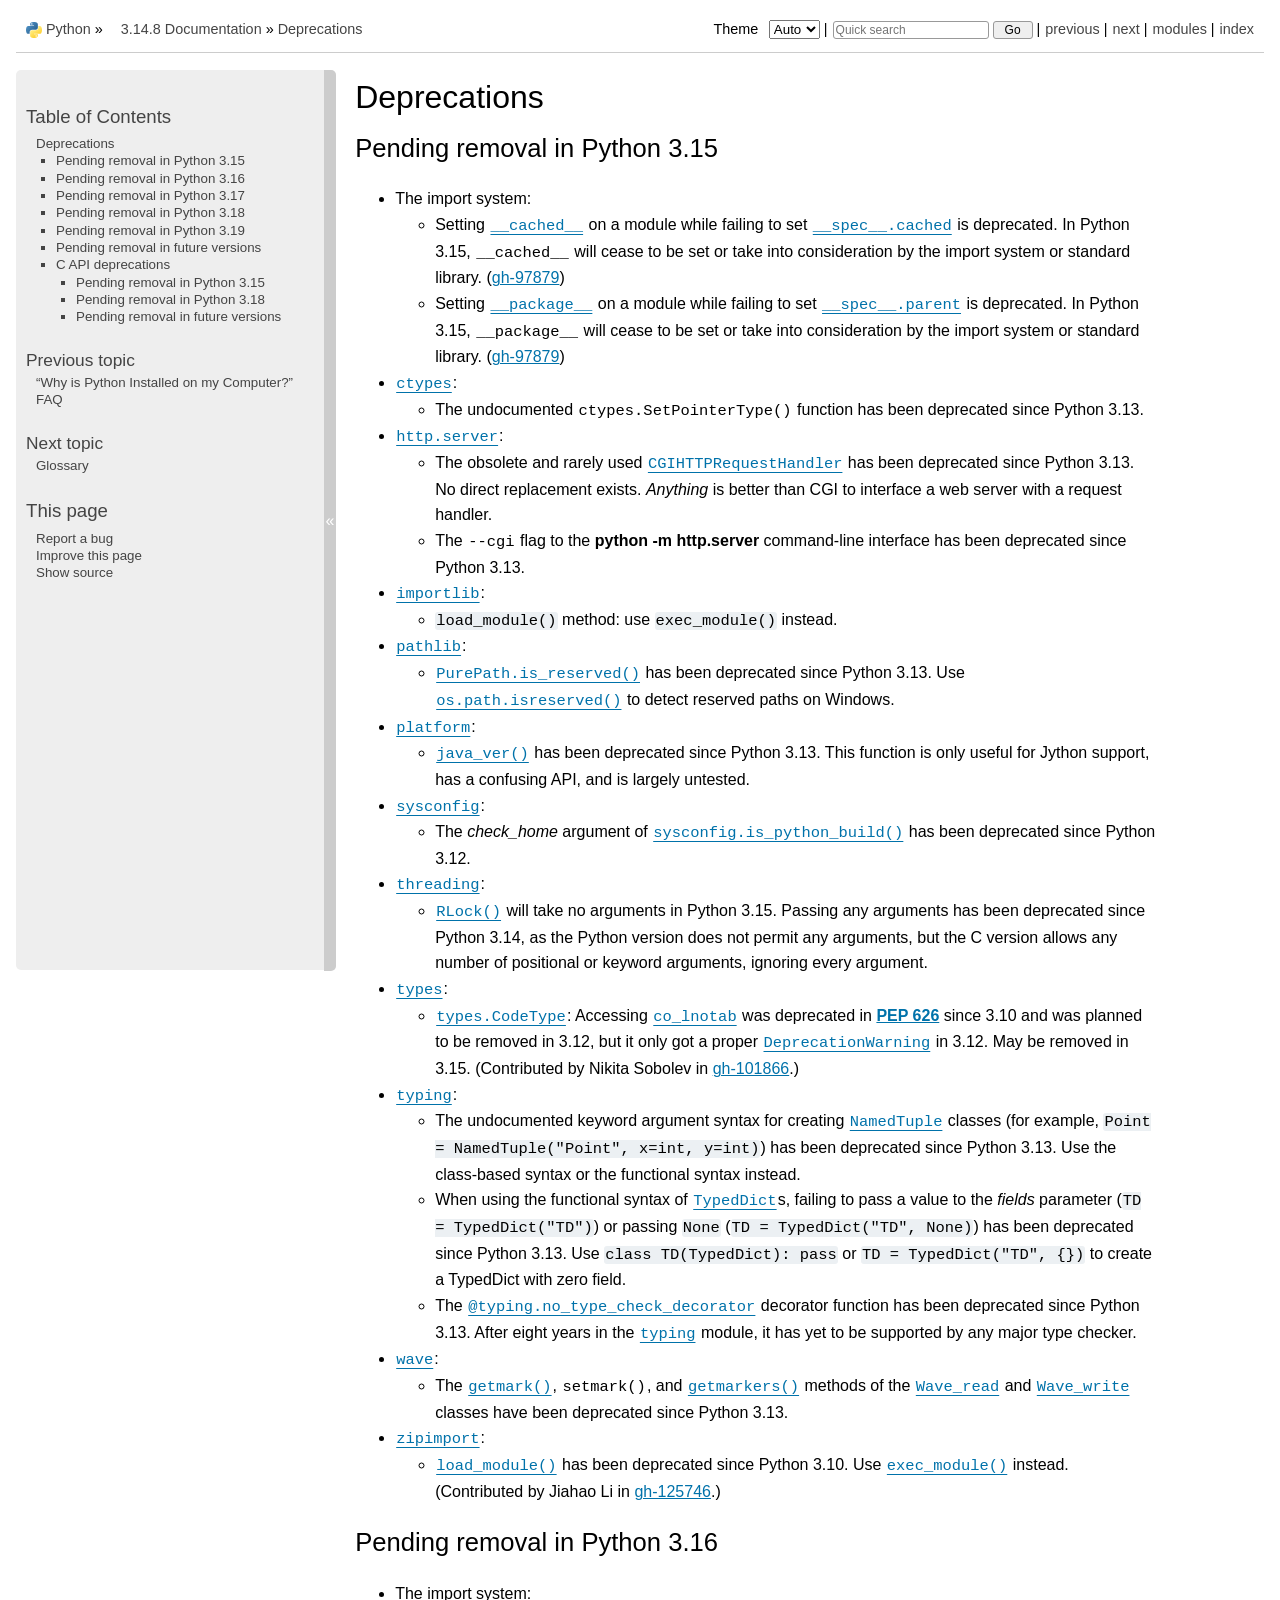
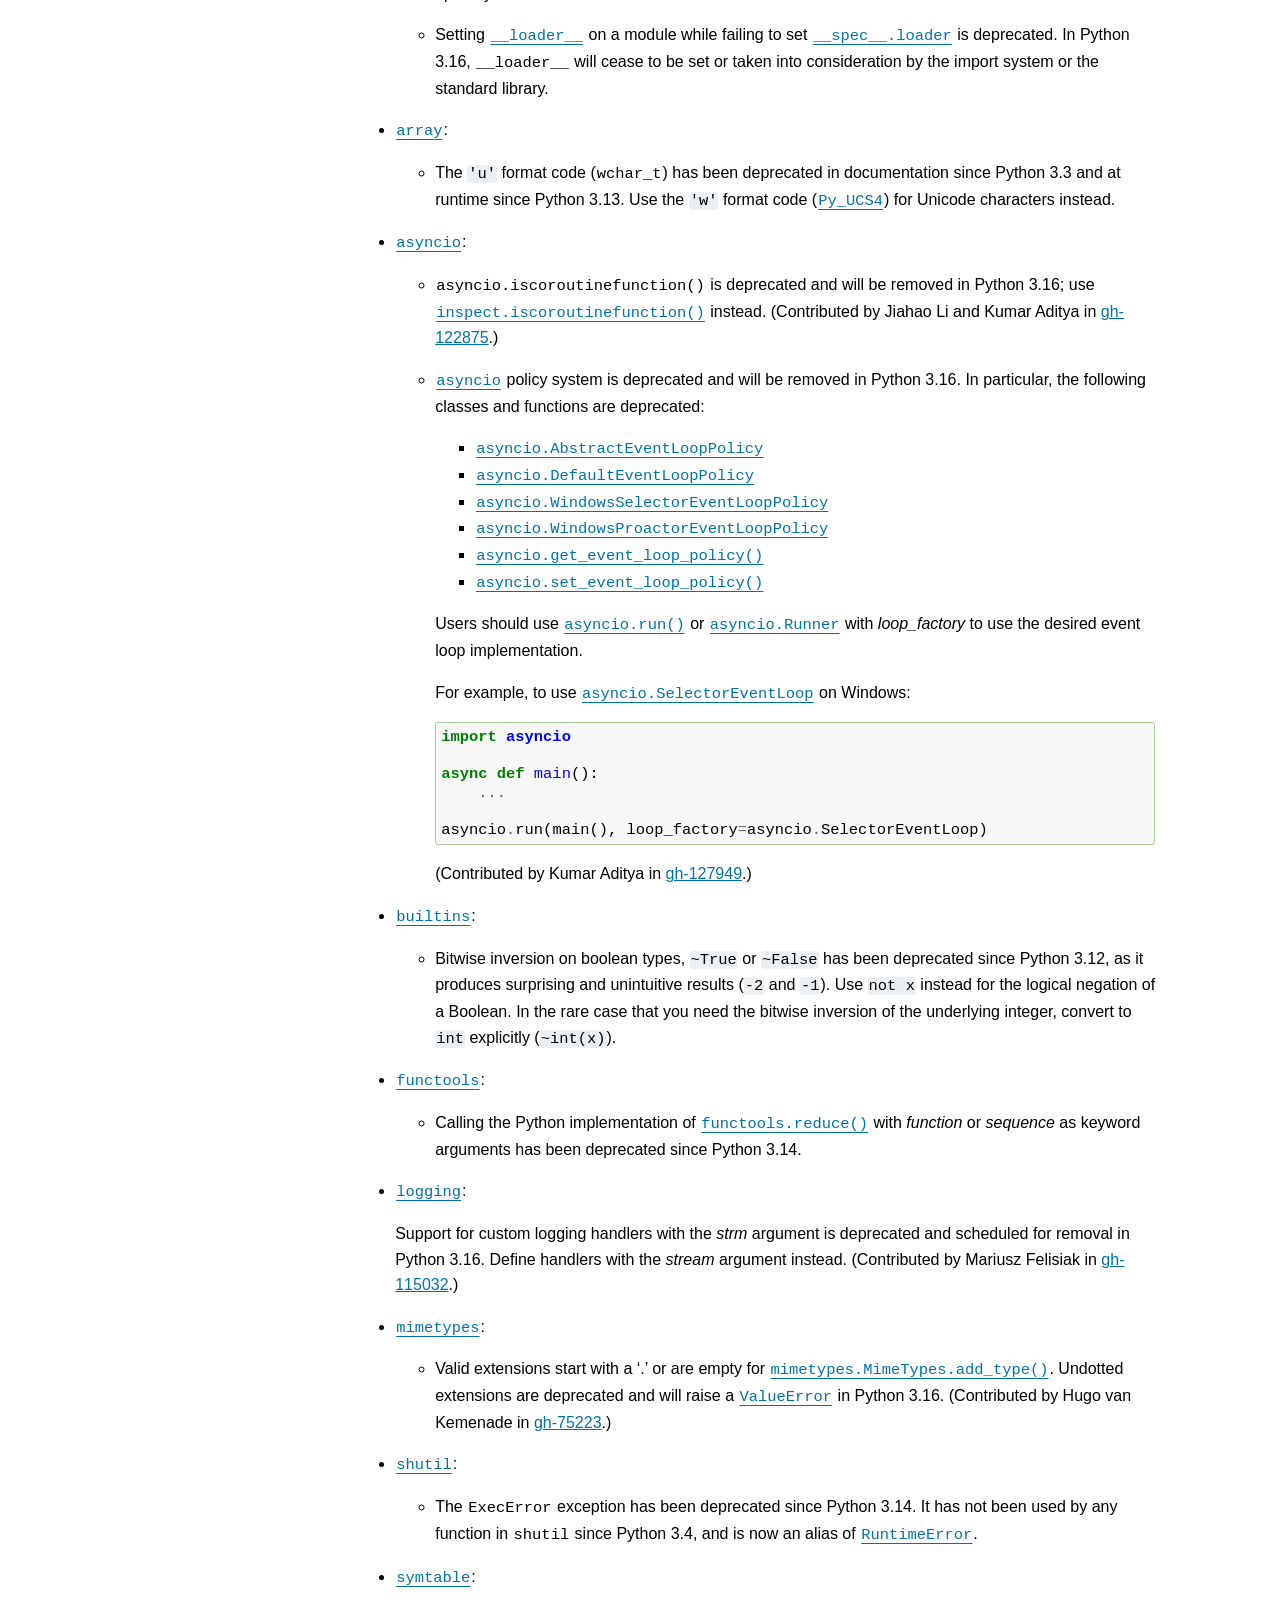
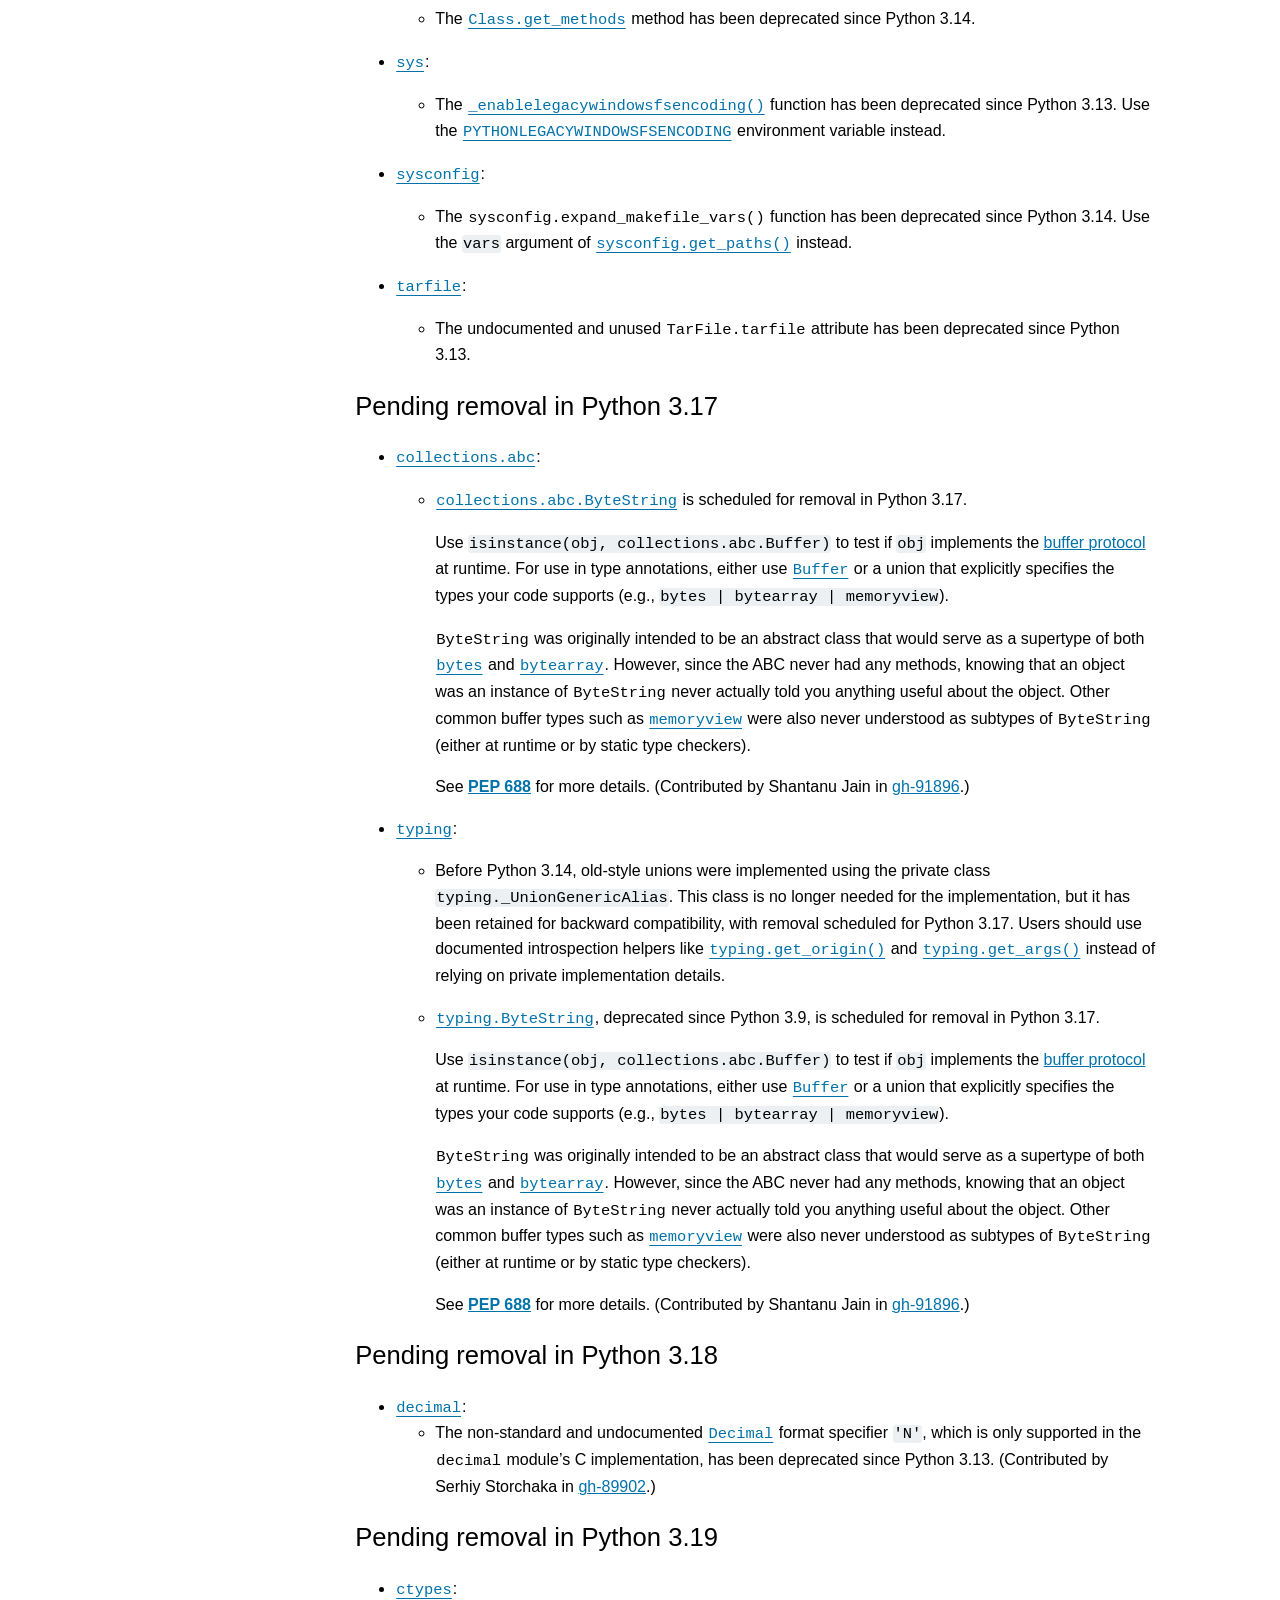
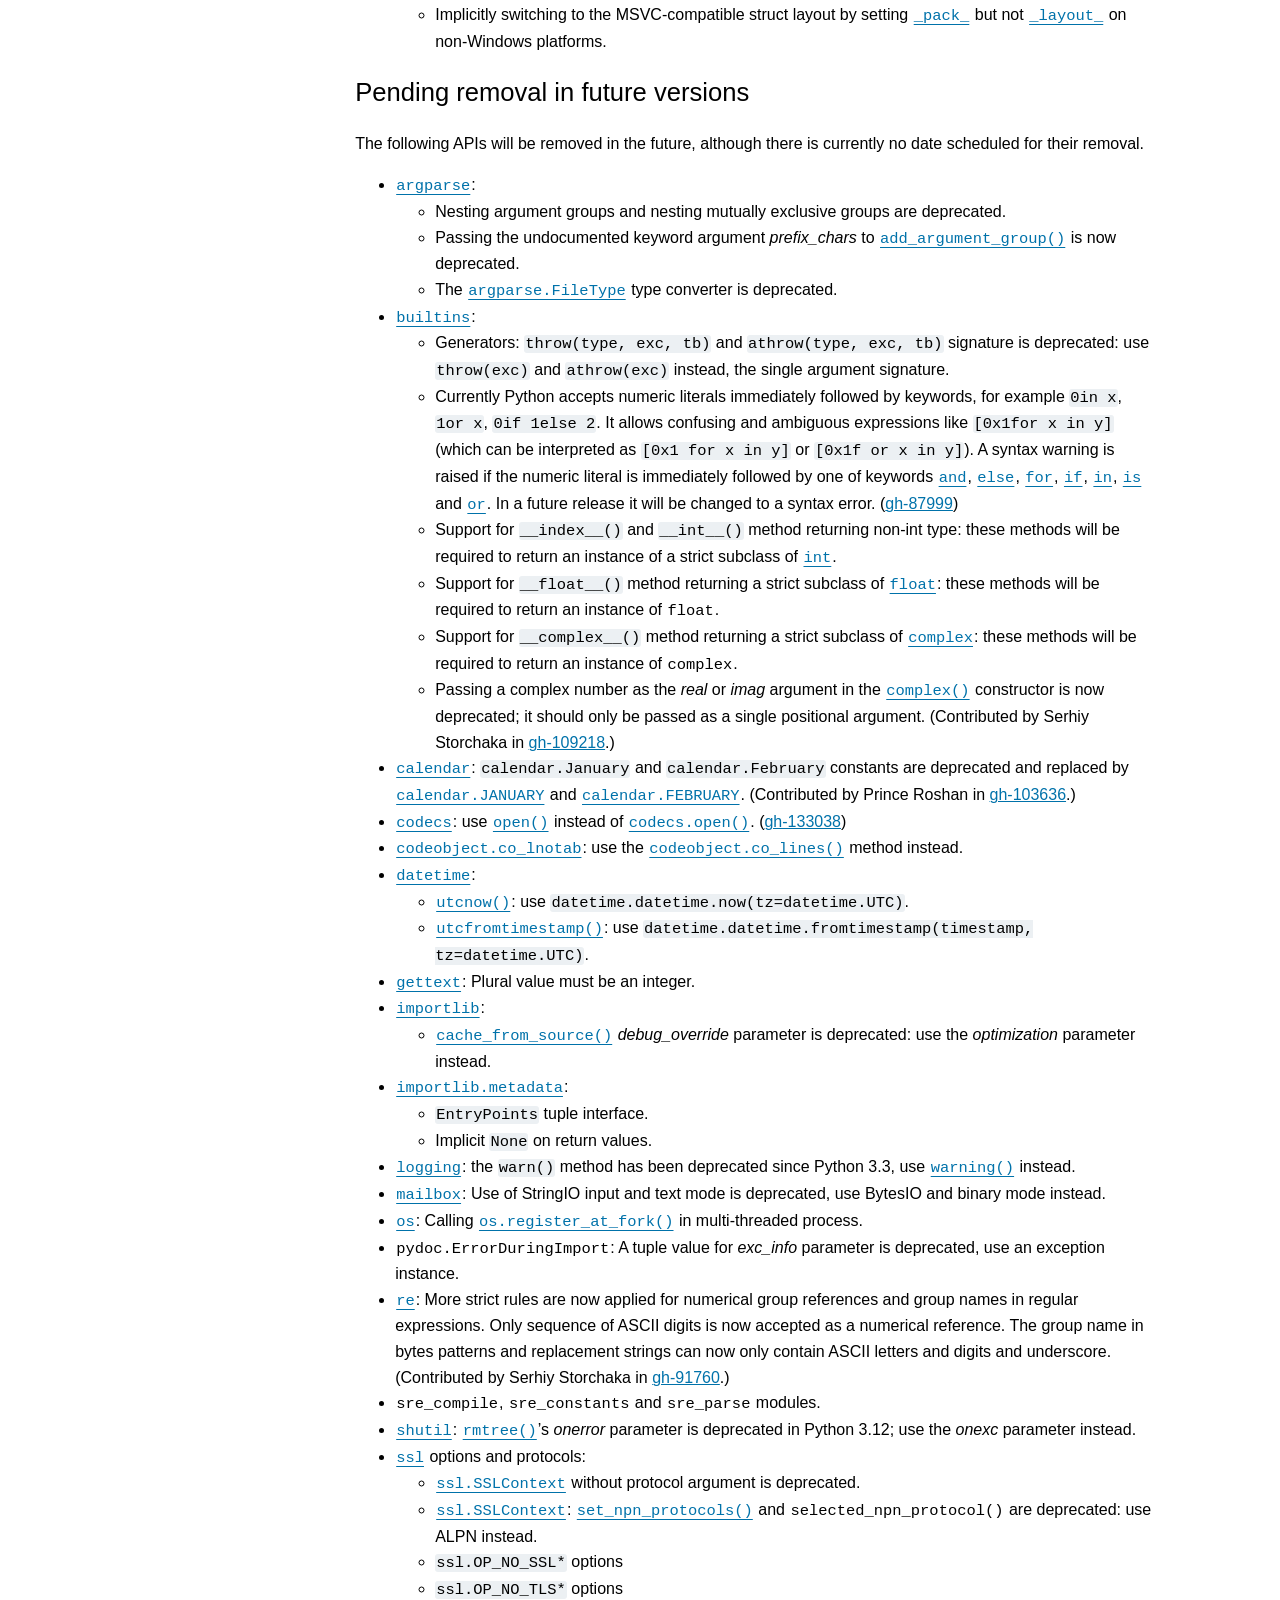
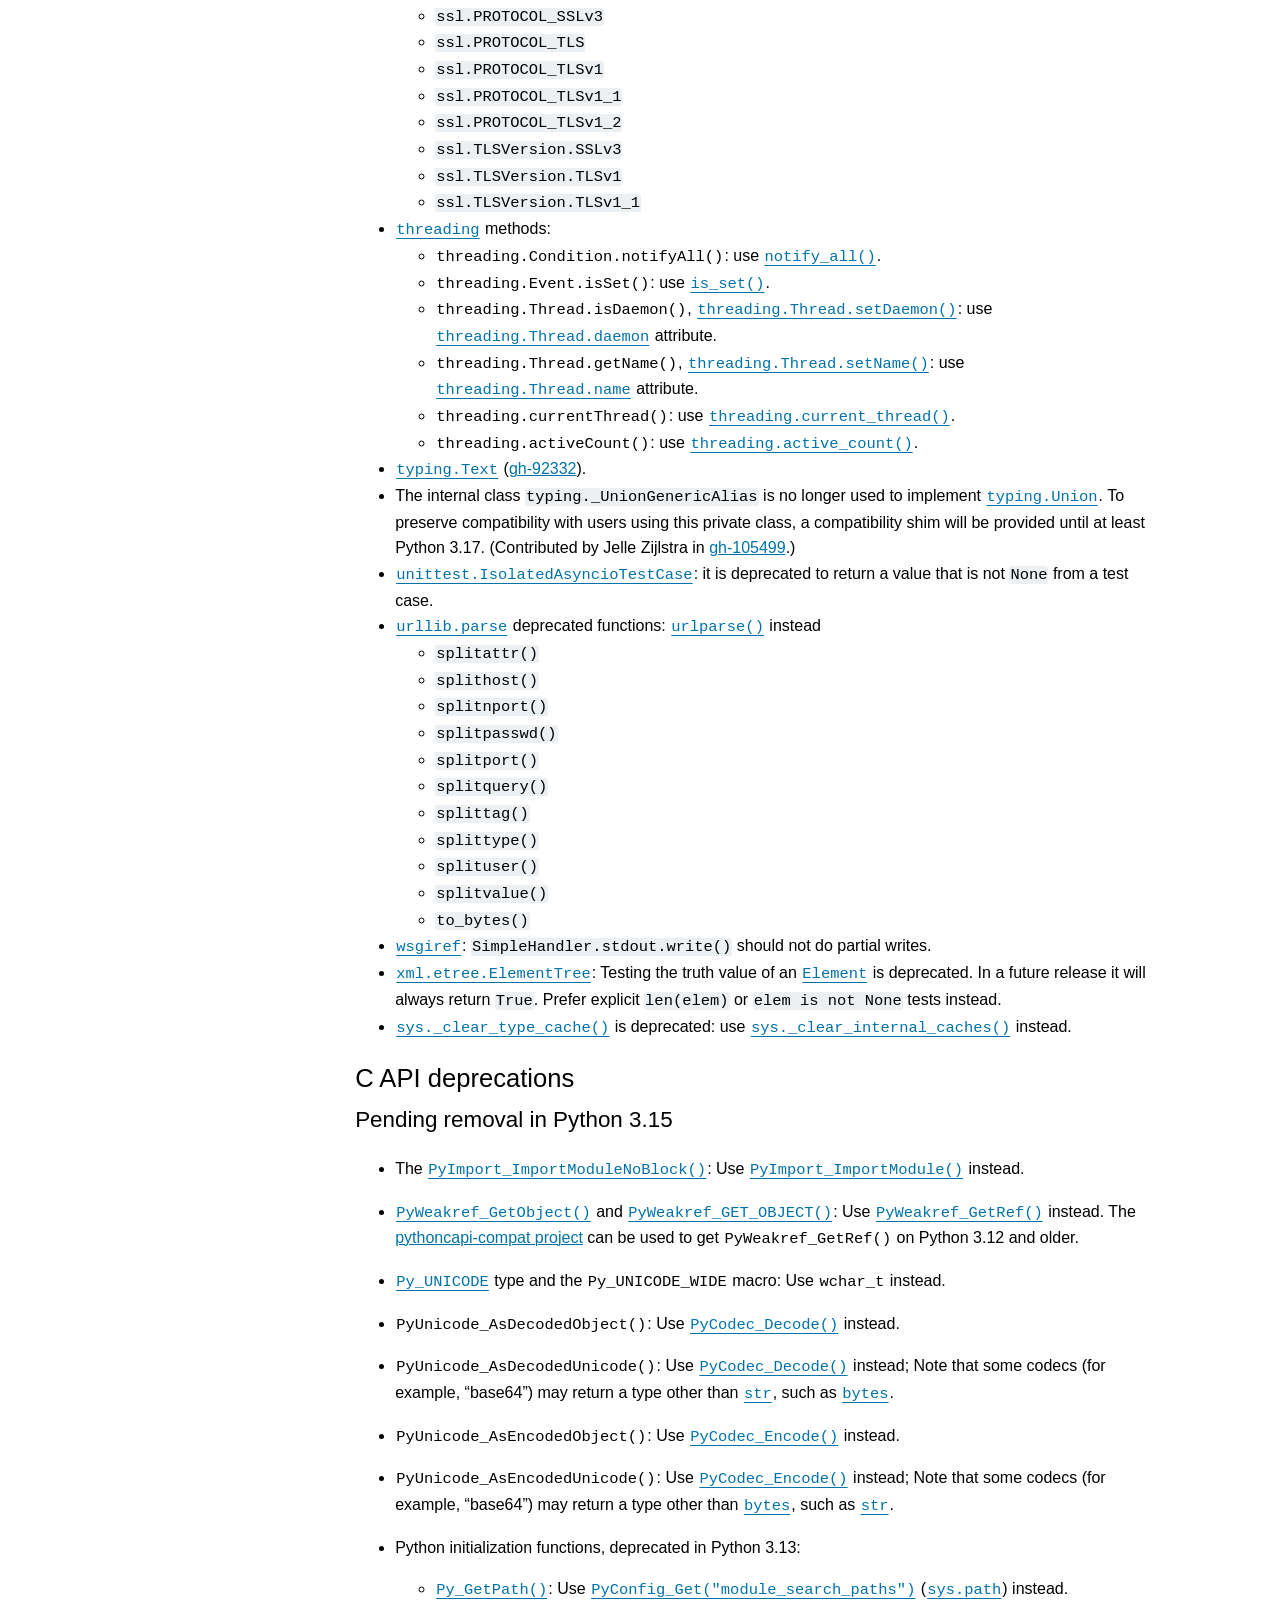
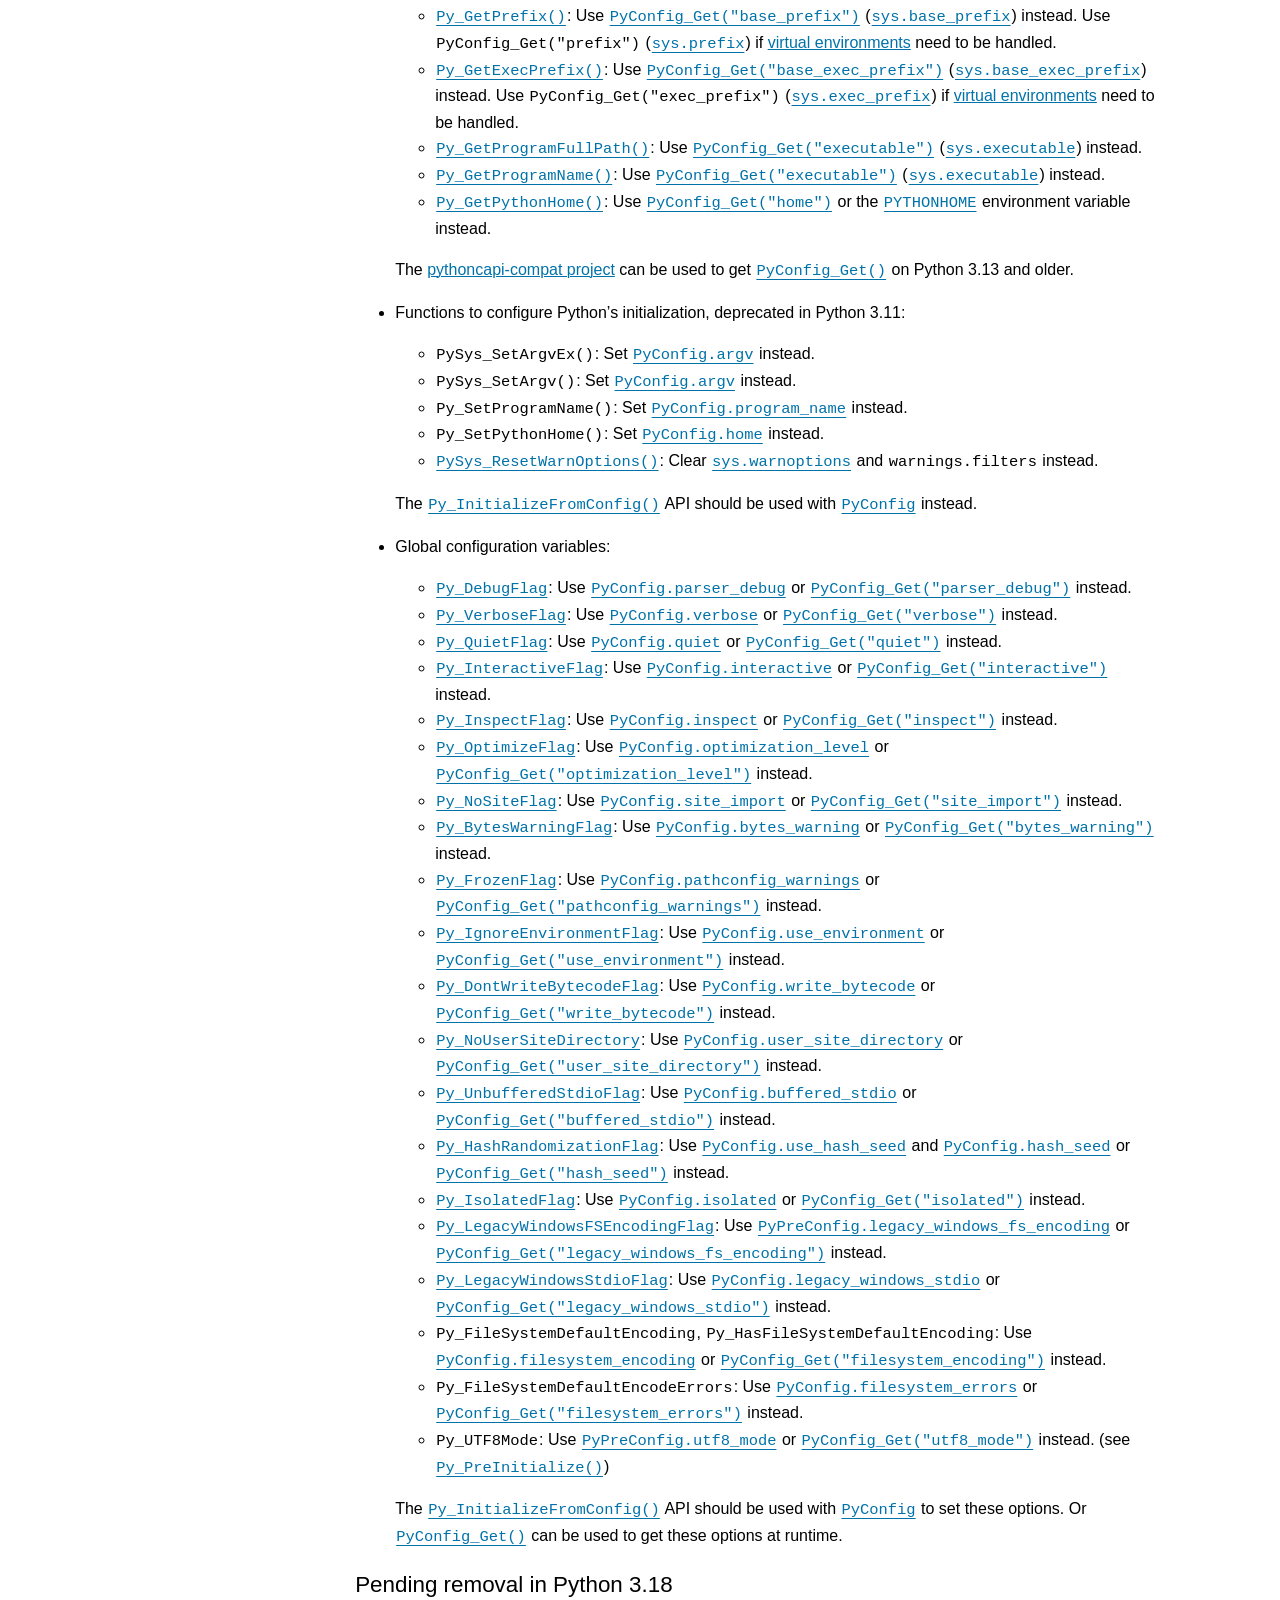
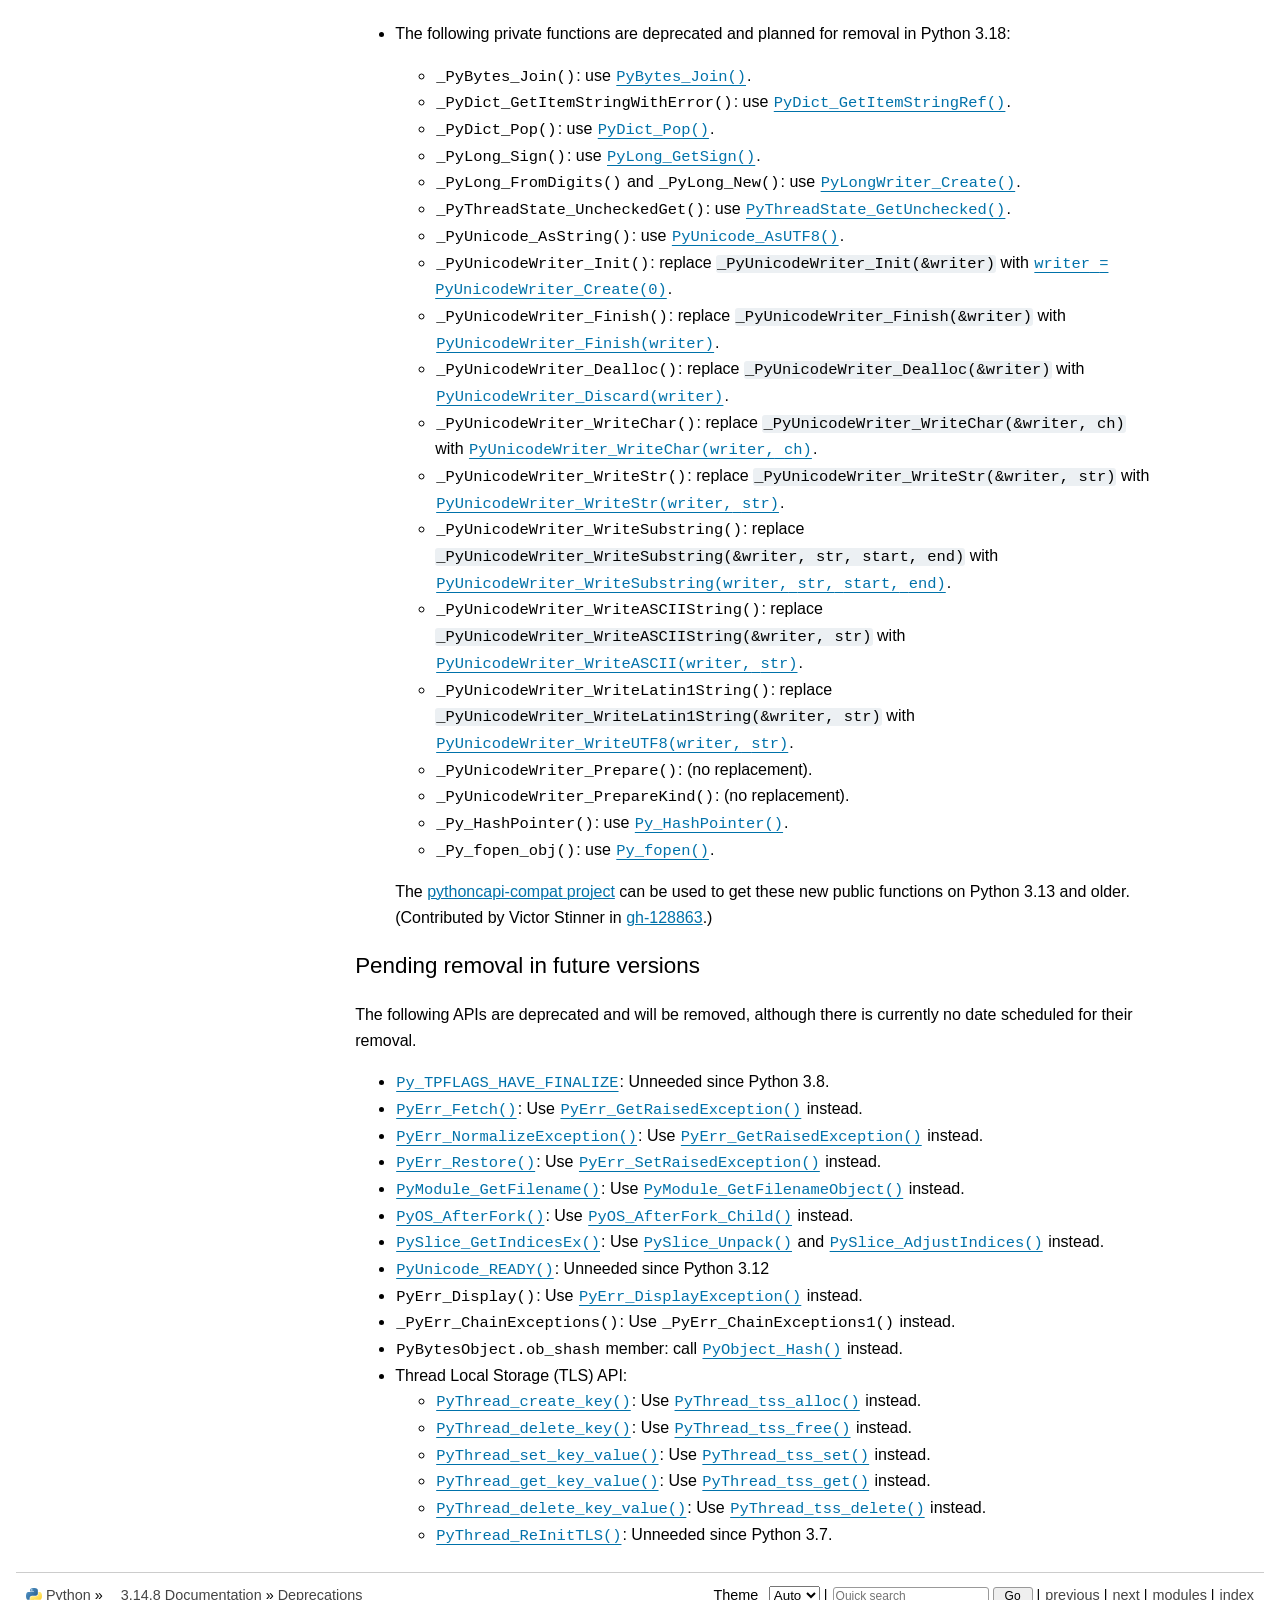
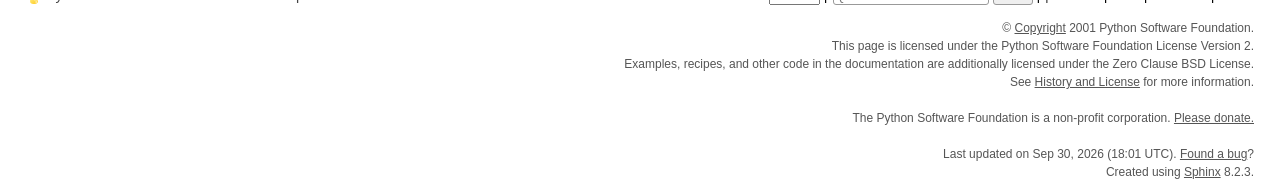
<file: Python/pythoncore-3.14-64/Doc/html/deprecations/index.html>
<!DOCTYPE html>

<html lang="en" data-content_root="../">
  <head>
    <meta charset="utf-8" />
    <meta name="viewport" content="width=device-width, initial-scale=1.0" /><meta name="viewport" content="width=device-width, initial-scale=1" />
<meta property="og:title" content="Deprecations" />
<meta property="og:type" content="website" />
<meta property="og:url" content="https://docs.python.org/3/deprecations/index.html" />
<meta property="og:site_name" content="Python documentation" />
<meta property="og:description" content="Pending removal in Python 3.15: The import system:- Setting__cached__ on a module while failing to set__spec__.cached is deprecated. In Python 3.15,__cached__ will cease to be set or take into cons..." />
<meta property="og:image" content="_static/og-image.png" />
<meta property="og:image:alt" content="Python documentation" />
<meta name="description" content="Pending removal in Python 3.15: The import system:- Setting__cached__ on a module while failing to set__spec__.cached is deprecated. In Python 3.15,__cached__ will cease to be set or take into cons..." />
<meta name="theme-color" content="#3776ab">
<meta property="og:image:width" content="200">
<meta property="og:image:height" content="200">

    <title>Deprecations &#8212; Python 3.14.8 documentation</title><meta name="viewport" content="width=device-width, initial-scale=1.0">
    
    <link rel="stylesheet" type="text/css" href="../_static/pygments.css?v=b86133f3" />
    <link rel="stylesheet" type="text/css" href="../_static/classic.css?v=234b1a7c" />
    <link rel="stylesheet" type="text/css" href="../_static/pydoctheme.css?v=48df1187" />
    <link id="pygments_dark_css" media="(prefers-color-scheme: dark)" rel="stylesheet" type="text/css" href="../_static/pygments_dark.css?v=0fc419ee" />
    
    <script src="../_static/documentation_options.js?v=8dbd9a09"></script>
    <script src="../_static/doctools.js?v=9bcbadda"></script>
    <script src="../_static/sphinx_highlight.js?v=dc90522c"></script>
    
    <script src="../_static/sidebar.js"></script>
    
    <link rel="search" type="application/opensearchdescription+xml"
          title="Search within Python 3.14.8 documentation"
          href="../_static/opensearch.xml"/>
    <link rel="author" title="About these documents" href="../about.html" />
    <link rel="index" title="Index" href="../genindex.html" />
    <link rel="search" title="Search" href="../search.html" />
    <link rel="copyright" title="Copyright" href="../copyright.html" />
    <link rel="next" title="Glossary" href="../glossary.html" />
    <link rel="prev" title="“Why is Python Installed on my Computer?” FAQ" href="../faq/installed.html" />
    
      
      <link rel="canonical" href="https://docs.python.org/3/deprecations/index.html">
      
    

    
    <style>
      @media only screen {
        table.full-width-table {
            width: 100%;
        }
      }
    </style>
<link rel="stylesheet" href="../_static/pydoctheme_dark.css" media="(prefers-color-scheme: dark)" id="pydoctheme_dark_css">
    <link rel="shortcut icon" type="image/png" href="../_static/py.svg">
            <script type="text/javascript" src="../_static/copybutton.js"></script>
            <script type="text/javascript" src="../_static/menu.js"></script>
            <script type="text/javascript" src="../_static/search-focus.js"></script>
            <script type="text/javascript" src="../_static/themetoggle.js"></script> 
            <script type="text/javascript" src="../_static/rtd_switcher.js"></script>
            <meta name="readthedocs-addons-api-version" content="1">

  </head>
<body>
<div class="mobile-nav">
    <input type="checkbox" id="menuToggler" class="toggler__input" aria-controls="navigation"
           aria-pressed="false" aria-expanded="false" role="button" aria-label="Menu">
    <nav class="nav-content" role="navigation">
        <label for="menuToggler" class="toggler__label">
            <span></span>
        </label>
        <span class="nav-items-wrapper">
            <a href="https://www.python.org/" class="nav-logo">
                <img src="../_static/py.svg" alt="Python logo">
            </a>
            <span class="version_switcher_placeholder"></span>
            <form role="search" class="search" action="../search.html" method="get">
                <svg xmlns="http://www.w3.org/2000/svg" width="20" height="20" viewBox="0 0 24 24" class="search-icon">
                    <path fill-rule="nonzero" fill="currentColor" d="M15.5 14h-.79l-.28-.27a6.5 6.5 0 001.48-5.34c-.47-2.78-2.79-5-5.59-5.34a6.505 6.505 0 00-7.27 7.27c.34 2.8 2.56 5.12 5.34 5.59a6.5 6.5 0 005.34-1.48l.27.28v.79l4.25 4.25c.41.41 1.08.41 1.49 0 .41-.41.41-1.08 0-1.49L15.5 14zm-6 0C7.01 14 5 11.99 5 9.5S7.01 5 9.5 5 14 7.01 14 9.5 11.99 14 9.5 14z"></path>
                </svg>
                <input placeholder="Quick search" aria-label="Quick search" type="search" name="q">
                <input type="submit" value="Go">
            </form>
        </span>
    </nav>
    <div class="menu-wrapper">
        <nav class="menu" role="navigation" aria-label="main navigation">
            <div class="language_switcher_placeholder"></div>
            
<label class="theme-selector-label">
    Theme
    <select class="theme-selector" oninput="activateTheme(this.value)">
        <option value="auto" selected>Auto</option>
        <option value="light">Light</option>
        <option value="dark">Dark</option>
    </select>
</label>
  <div>
    <h3><a href="../contents.html">Table of Contents</a></h3>
    <ul>
<li><a class="reference internal" href="#">Deprecations</a><ul>
<li><a class="reference internal" href="#pending-removal-in-python-3-15">Pending removal in Python 3.15</a></li>
<li><a class="reference internal" href="#pending-removal-in-python-3-16">Pending removal in Python 3.16</a></li>
<li><a class="reference internal" href="#pending-removal-in-python-3-17">Pending removal in Python 3.17</a></li>
<li><a class="reference internal" href="#pending-removal-in-python-3-18">Pending removal in Python 3.18</a></li>
<li><a class="reference internal" href="#pending-removal-in-python-3-19">Pending removal in Python 3.19</a></li>
<li><a class="reference internal" href="#pending-removal-in-future-versions">Pending removal in future versions</a></li>
<li><a class="reference internal" href="#c-api-deprecations">C API deprecations</a><ul>
<li><a class="reference internal" href="#id1">Pending removal in Python 3.15</a></li>
<li><a class="reference internal" href="#id2">Pending removal in Python 3.18</a></li>
<li><a class="reference internal" href="#id3">Pending removal in future versions</a></li>
</ul>
</li>
</ul>
</li>
</ul>

  </div>
  <div>
    <h4>Previous topic</h4>
    <p class="topless"><a href="../faq/installed.html"
                          title="previous chapter">“Why is Python Installed on my Computer?” FAQ</a></p>
  </div>
  <div>
    <h4>Next topic</h4>
    <p class="topless"><a href="../glossary.html"
                          title="next chapter">Glossary</a></p>
  </div>
  <script>
    document.addEventListener('DOMContentLoaded', () => {
        const title = document.querySelector('meta[property="og:title"]').content;
        const elements = document.querySelectorAll('.improvepage');
        const pageurl = window.location.href.split('?')[0];
        elements.forEach(element => {
            const url = new URL(element.href.split('?')[0].replace("-nojs", ""));
            url.searchParams.set('pagetitle', title);
            url.searchParams.set('pageurl', pageurl);
            url.searchParams.set('pagesource', "deprecations/index.rst");
            element.href = url.toString();
        });
    });
  </script>
  <div role="note" aria-label="source link">
    <h3>This page</h3>
    <ul class="this-page-menu">
      <li><a href="../bugs.html">Report a bug</a></li>
      <li><a class="improvepage" href="../improve-page-nojs.html">Improve this page</a></li>
      <li>
        <a href="https://github.com/python/cpython/blob/3.14/Doc/deprecations/index.rst?plain=1"
            rel="nofollow">Show source
        </a>
      </li>
      
    </ul>
  </div>
        </nav>
    </div>
</div>

  
    <div class="related" role="navigation" aria-label="Related">
      <h3>Navigation</h3>
      <ul>
        <li class="right" style="margin-right: 10px">
          <a href="../genindex.html" title="General Index"
             accesskey="I">index</a></li>
        <li class="right" >
          <a href="../py-modindex.html" title="Python Module Index"
             >modules</a> |</li>
        <li class="right" >
          <a href="../glossary.html" title="Glossary"
             accesskey="N">next</a> |</li>
        <li class="right" >
          <a href="../faq/installed.html" title="“Why is Python Installed on my Computer?” FAQ"
             accesskey="P">previous</a> |</li>

          <li class="root-icon"><img src="../_static/py.svg" alt="Python logo" style="vertical-align: middle; margin-top: -1px"></li>
          <li><a href="https://www.python.org/">Python</a> &#187;</li>
          <li class="switchers">
            <div class="language_switcher_placeholder"></div>
            <div class="version_switcher_placeholder"></div>
          </li>
          <li>
              
          </li>
    <li id="cpython-language-and-version">
      <a href="../index.html">3.14.8 Documentation</a> &#187;
    </li>

        <li class="nav-item nav-item-this"><a href="">Deprecations</a></li>
                <li class="right">
                    

    <div class="inline-search" role="search">
        <form class="inline-search" action="../search.html" method="get">
          <input placeholder="Quick search" aria-label="Quick search" type="search" name="q" id="search-box">
          <input type="submit" value="Go">
        </form>
    </div>
                     |
                </li>
            <li class="right">
<label class="theme-selector-label">
    Theme
    <select class="theme-selector" oninput="activateTheme(this.value)">
        <option value="auto" selected>Auto</option>
        <option value="light">Light</option>
        <option value="dark">Dark</option>
    </select>
</label> |</li>
            
      </ul>
    </div>    

    <div class="document">
      <div class="documentwrapper">
        <div class="bodywrapper">
          <div class="body" role="main">
            
  <section id="deprecations">
<h1>Deprecations<a class="headerlink" href="#deprecations" title="Link to this heading">¶</a></h1>
<section id="pending-removal-in-python-3-15">
<h2>Pending removal in Python 3.15<a class="headerlink" href="#pending-removal-in-python-3-15" title="Link to this heading">¶</a></h2>
<ul class="simple">
<li><p>The import system:</p>
<ul>
<li><p>Setting <a class="reference internal" href="../reference/datamodel.html#module.__cached__" title="module.__cached__"><code class="xref py py-attr docutils literal notranslate"><span class="pre">__cached__</span></code></a> on a module while
failing to set <a class="reference internal" href="../library/importlib.html#importlib.machinery.ModuleSpec.cached" title="importlib.machinery.ModuleSpec.cached"><code class="xref py py-attr docutils literal notranslate"><span class="pre">__spec__.cached</span></code></a>
is deprecated. In Python 3.15, <code class="xref py py-attr docutils literal notranslate"><span class="pre">__cached__</span></code> will cease to be set or
take into consideration by the import system or standard library. (<a class="reference external" href="https://github.com/python/cpython/issues/97879">gh-97879</a>)</p></li>
<li><p>Setting <a class="reference internal" href="../reference/datamodel.html#module.__package__" title="module.__package__"><code class="xref py py-attr docutils literal notranslate"><span class="pre">__package__</span></code></a> on a module while
failing to set <a class="reference internal" href="../library/importlib.html#importlib.machinery.ModuleSpec.parent" title="importlib.machinery.ModuleSpec.parent"><code class="xref py py-attr docutils literal notranslate"><span class="pre">__spec__.parent</span></code></a>
is deprecated. In Python 3.15, <code class="xref py py-attr docutils literal notranslate"><span class="pre">__package__</span></code> will cease to be set or
take into consideration by the import system or standard library. (<a class="reference external" href="https://github.com/python/cpython/issues/97879">gh-97879</a>)</p></li>
</ul>
</li>
<li><p><a class="reference internal" href="../library/ctypes.html#module-ctypes" title="ctypes: A foreign function library for Python."><code class="xref py py-mod docutils literal notranslate"><span class="pre">ctypes</span></code></a>:</p>
<ul>
<li><p>The undocumented <code class="xref py py-func docutils literal notranslate"><span class="pre">ctypes.SetPointerType()</span></code> function
has been deprecated since Python 3.13.</p></li>
</ul>
</li>
<li><p><a class="reference internal" href="../library/http.server.html#module-http.server" title="http.server: HTTP server and request handlers."><code class="xref py py-mod docutils literal notranslate"><span class="pre">http.server</span></code></a>:</p>
<ul>
<li><p>The obsolete and rarely used <a class="reference internal" href="../library/http.server.html#http.server.CGIHTTPRequestHandler" title="http.server.CGIHTTPRequestHandler"><code class="xref py py-class docutils literal notranslate"><span class="pre">CGIHTTPRequestHandler</span></code></a>
has been deprecated since Python 3.13.
No direct replacement exists.
<em>Anything</em> is better than CGI to interface
a web server with a request handler.</p></li>
<li><p>The <code class="xref std std-option docutils literal notranslate"><span class="pre">--cgi</span></code> flag to the <strong class="program">python -m http.server</strong>
command-line interface has been deprecated since Python 3.13.</p></li>
</ul>
</li>
<li><p><a class="reference internal" href="../library/importlib.html#module-importlib" title="importlib: The implementation of the import machinery."><code class="xref py py-mod docutils literal notranslate"><span class="pre">importlib</span></code></a>:</p>
<ul>
<li><p><code class="docutils literal notranslate"><span class="pre">load_module()</span></code> method: use <code class="docutils literal notranslate"><span class="pre">exec_module()</span></code> instead.</p></li>
</ul>
</li>
<li><p><a class="reference internal" href="../library/pathlib.html#module-pathlib" title="pathlib: Object-oriented filesystem paths"><code class="xref py py-mod docutils literal notranslate"><span class="pre">pathlib</span></code></a>:</p>
<ul>
<li><p><a class="reference internal" href="../library/pathlib.html#pathlib.PurePath.is_reserved" title="pathlib.PurePath.is_reserved"><code class="xref py py-meth docutils literal notranslate"><span class="pre">PurePath.is_reserved()</span></code></a>
has been deprecated since Python 3.13.
Use <a class="reference internal" href="../library/os.path.html#os.path.isreserved" title="os.path.isreserved"><code class="xref py py-func docutils literal notranslate"><span class="pre">os.path.isreserved()</span></code></a> to detect reserved paths on Windows.</p></li>
</ul>
</li>
<li><p><a class="reference internal" href="../library/platform.html#module-platform" title="platform: Retrieves as much platform identifying data as possible."><code class="xref py py-mod docutils literal notranslate"><span class="pre">platform</span></code></a>:</p>
<ul>
<li><p><a class="reference internal" href="../library/platform.html#platform.java_ver" title="platform.java_ver"><code class="xref py py-func docutils literal notranslate"><span class="pre">java_ver()</span></code></a> has been deprecated since Python 3.13.
This function is only useful for Jython support, has a confusing API,
and is largely untested.</p></li>
</ul>
</li>
<li><p><a class="reference internal" href="../library/sysconfig.html#module-sysconfig" title="sysconfig: Python's configuration information"><code class="xref py py-mod docutils literal notranslate"><span class="pre">sysconfig</span></code></a>:</p>
<ul>
<li><p>The <em>check_home</em> argument of <a class="reference internal" href="../library/sysconfig.html#sysconfig.is_python_build" title="sysconfig.is_python_build"><code class="xref py py-func docutils literal notranslate"><span class="pre">sysconfig.is_python_build()</span></code></a> has been
deprecated since Python 3.12.</p></li>
</ul>
</li>
<li><p><a class="reference internal" href="../library/threading.html#module-threading" title="threading: Thread-based parallelism."><code class="xref py py-mod docutils literal notranslate"><span class="pre">threading</span></code></a>:</p>
<ul>
<li><p><a class="reference internal" href="../library/threading.html#threading.RLock" title="threading.RLock"><code class="xref py py-func docutils literal notranslate"><span class="pre">RLock()</span></code></a> will take no arguments in Python 3.15.
Passing any arguments has been deprecated since Python 3.14,
as the Python version does not permit any arguments,
but the C version allows any number of positional or keyword arguments,
ignoring every argument.</p></li>
</ul>
</li>
<li><p><a class="reference internal" href="../library/types.html#module-types" title="types: Names for built-in types."><code class="xref py py-mod docutils literal notranslate"><span class="pre">types</span></code></a>:</p>
<ul>
<li><p><a class="reference internal" href="../library/types.html#types.CodeType" title="types.CodeType"><code class="xref py py-class docutils literal notranslate"><span class="pre">types.CodeType</span></code></a>: Accessing <a class="reference internal" href="../reference/datamodel.html#codeobject.co_lnotab" title="codeobject.co_lnotab"><code class="xref py py-attr docutils literal notranslate"><span class="pre">co_lnotab</span></code></a> was
deprecated in <span class="target" id="index-0"></span><a class="pep reference external" href="https://peps.python.org/pep-0626/"><strong>PEP 626</strong></a>
since 3.10 and was planned to be removed in 3.12,
but it only got a proper <a class="reference internal" href="../builtins/exceptions.html#DeprecationWarning" title="DeprecationWarning"><code class="xref py py-exc docutils literal notranslate"><span class="pre">DeprecationWarning</span></code></a> in 3.12.
May be removed in 3.15.
(Contributed by Nikita Sobolev in <a class="reference external" href="https://github.com/python/cpython/issues/101866">gh-101866</a>.)</p></li>
</ul>
</li>
<li><p><a class="reference internal" href="../library/typing.html#module-typing" title="typing: Support for type hints (see :pep:`484`)."><code class="xref py py-mod docutils literal notranslate"><span class="pre">typing</span></code></a>:</p>
<ul>
<li><p>The undocumented keyword argument syntax for creating
<a class="reference internal" href="../library/typing.html#typing.NamedTuple" title="typing.NamedTuple"><code class="xref py py-class docutils literal notranslate"><span class="pre">NamedTuple</span></code></a> classes
(for example, <code class="docutils literal notranslate"><span class="pre">Point</span> <span class="pre">=</span> <span class="pre">NamedTuple(&quot;Point&quot;,</span> <span class="pre">x=int,</span> <span class="pre">y=int)</span></code>)
has been deprecated since Python 3.13.
Use the class-based syntax or the functional syntax instead.</p></li>
<li><p>When using the functional syntax of <a class="reference internal" href="../library/typing.html#typing.TypedDict" title="typing.TypedDict"><code class="xref py py-class docutils literal notranslate"><span class="pre">TypedDict</span></code></a>s, failing
to pass a value to the <em>fields</em> parameter (<code class="docutils literal notranslate"><span class="pre">TD</span> <span class="pre">=</span> <span class="pre">TypedDict(&quot;TD&quot;)</span></code>) or
passing <code class="docutils literal notranslate"><span class="pre">None</span></code> (<code class="docutils literal notranslate"><span class="pre">TD</span> <span class="pre">=</span> <span class="pre">TypedDict(&quot;TD&quot;,</span> <span class="pre">None)</span></code>) has been deprecated
since Python 3.13.
Use <code class="docutils literal notranslate"><span class="pre">class</span> <span class="pre">TD(TypedDict):</span> <span class="pre">pass</span></code> or <code class="docutils literal notranslate"><span class="pre">TD</span> <span class="pre">=</span> <span class="pre">TypedDict(&quot;TD&quot;,</span> <span class="pre">{})</span></code>
to create a TypedDict with zero field.</p></li>
<li><p>The <a class="reference internal" href="../library/typing.html#typing.no_type_check_decorator" title="typing.no_type_check_decorator"><code class="xref py py-deco docutils literal notranslate"><span class="pre">&#64;typing.no_type_check_decorator</span></code></a> decorator function
has been deprecated since Python 3.13.
After eight years in the <a class="reference internal" href="../library/typing.html#module-typing" title="typing: Support for type hints (see :pep:`484`)."><code class="xref py py-mod docutils literal notranslate"><span class="pre">typing</span></code></a> module,
it has yet to be supported by any major type checker.</p></li>
</ul>
</li>
<li><p><a class="reference internal" href="../library/wave.html#module-wave" title="wave: Provide an interface to the WAV sound format."><code class="xref py py-mod docutils literal notranslate"><span class="pre">wave</span></code></a>:</p>
<ul>
<li><p>The <a class="reference internal" href="../library/wave.html#wave.Wave_read.getmark" title="wave.Wave_read.getmark"><code class="xref py py-meth docutils literal notranslate"><span class="pre">getmark()</span></code></a>, <code class="xref py py-meth docutils literal notranslate"><span class="pre">setmark()</span></code>,
and <a class="reference internal" href="../library/wave.html#wave.Wave_read.getmarkers" title="wave.Wave_read.getmarkers"><code class="xref py py-meth docutils literal notranslate"><span class="pre">getmarkers()</span></code></a> methods of
the <a class="reference internal" href="../library/wave.html#wave.Wave_read" title="wave.Wave_read"><code class="xref py py-class docutils literal notranslate"><span class="pre">Wave_read</span></code></a> and <a class="reference internal" href="../library/wave.html#wave.Wave_write" title="wave.Wave_write"><code class="xref py py-class docutils literal notranslate"><span class="pre">Wave_write</span></code></a> classes
have been deprecated since Python 3.13.</p></li>
</ul>
</li>
<li><p><a class="reference internal" href="../library/zipimport.html#module-zipimport" title="zipimport: Support for importing Python modules from ZIP archives."><code class="xref py py-mod docutils literal notranslate"><span class="pre">zipimport</span></code></a>:</p>
<ul>
<li><p><a class="reference internal" href="../library/zipimport.html#zipimport.zipimporter.load_module" title="zipimport.zipimporter.load_module"><code class="xref py py-meth docutils literal notranslate"><span class="pre">load_module()</span></code></a> has been deprecated since
Python 3.10. Use <a class="reference internal" href="../library/zipimport.html#zipimport.zipimporter.exec_module" title="zipimport.zipimporter.exec_module"><code class="xref py py-meth docutils literal notranslate"><span class="pre">exec_module()</span></code></a> instead.
(Contributed by Jiahao Li in <a class="reference external" href="https://github.com/python/cpython/issues/125746">gh-125746</a>.)</p></li>
</ul>
</li>
</ul>
</section>
<section id="pending-removal-in-python-3-16">
<h2>Pending removal in Python 3.16<a class="headerlink" href="#pending-removal-in-python-3-16" title="Link to this heading">¶</a></h2>
<ul>
<li><p>The import system:</p>
<ul class="simple">
<li><p>Setting <a class="reference internal" href="../reference/datamodel.html#module.__loader__" title="module.__loader__"><code class="xref py py-attr docutils literal notranslate"><span class="pre">__loader__</span></code></a> on a module while
failing to set <a class="reference internal" href="../library/importlib.html#importlib.machinery.ModuleSpec.loader" title="importlib.machinery.ModuleSpec.loader"><code class="xref py py-attr docutils literal notranslate"><span class="pre">__spec__.loader</span></code></a>
is deprecated. In Python 3.16, <code class="xref py py-attr docutils literal notranslate"><span class="pre">__loader__</span></code> will cease to be set or
taken into consideration by the import system or the standard library.</p></li>
</ul>
</li>
<li><p><a class="reference internal" href="../library/array.html#module-array" title="array: Space efficient arrays of uniformly typed numeric values."><code class="xref py py-mod docutils literal notranslate"><span class="pre">array</span></code></a>:</p>
<ul class="simple">
<li><p>The <code class="docutils literal notranslate"><span class="pre">'u'</span></code> format code (<code class="xref c c-type docutils literal notranslate"><span class="pre">wchar_t</span></code>)
has been deprecated in documentation since Python 3.3
and at runtime since Python 3.13.
Use the <code class="docutils literal notranslate"><span class="pre">'w'</span></code> format code (<a class="reference internal" href="../c-api/unicode.html#c.Py_UCS4" title="Py_UCS4"><code class="xref c c-type docutils literal notranslate"><span class="pre">Py_UCS4</span></code></a>)
for Unicode characters instead.</p></li>
</ul>
</li>
<li><p><a class="reference internal" href="../library/asyncio.html#module-asyncio" title="asyncio: Asynchronous I/O."><code class="xref py py-mod docutils literal notranslate"><span class="pre">asyncio</span></code></a>:</p>
<ul>
<li><p><code class="xref py py-func docutils literal notranslate"><span class="pre">asyncio.iscoroutinefunction()</span></code> is deprecated
and will be removed in Python 3.16;
use <a class="reference internal" href="../library/inspect.html#inspect.iscoroutinefunction" title="inspect.iscoroutinefunction"><code class="xref py py-func docutils literal notranslate"><span class="pre">inspect.iscoroutinefunction()</span></code></a> instead.
(Contributed by Jiahao Li and Kumar Aditya in <a class="reference external" href="https://github.com/python/cpython/issues/122875">gh-122875</a>.)</p></li>
<li><p><a class="reference internal" href="../library/asyncio.html#module-asyncio" title="asyncio: Asynchronous I/O."><code class="xref py py-mod docutils literal notranslate"><span class="pre">asyncio</span></code></a> policy system is deprecated and will be removed in Python 3.16.
In particular, the following classes and functions are deprecated:</p>
<ul class="simple">
<li><p><a class="reference internal" href="../library/asyncio-policy.html#asyncio.AbstractEventLoopPolicy" title="asyncio.AbstractEventLoopPolicy"><code class="xref py py-class docutils literal notranslate"><span class="pre">asyncio.AbstractEventLoopPolicy</span></code></a></p></li>
<li><p><a class="reference internal" href="../library/asyncio-policy.html#asyncio.DefaultEventLoopPolicy" title="asyncio.DefaultEventLoopPolicy"><code class="xref py py-class docutils literal notranslate"><span class="pre">asyncio.DefaultEventLoopPolicy</span></code></a></p></li>
<li><p><a class="reference internal" href="../library/asyncio-policy.html#asyncio.WindowsSelectorEventLoopPolicy" title="asyncio.WindowsSelectorEventLoopPolicy"><code class="xref py py-class docutils literal notranslate"><span class="pre">asyncio.WindowsSelectorEventLoopPolicy</span></code></a></p></li>
<li><p><a class="reference internal" href="../library/asyncio-policy.html#asyncio.WindowsProactorEventLoopPolicy" title="asyncio.WindowsProactorEventLoopPolicy"><code class="xref py py-class docutils literal notranslate"><span class="pre">asyncio.WindowsProactorEventLoopPolicy</span></code></a></p></li>
<li><p><a class="reference internal" href="../library/asyncio-policy.html#asyncio.get_event_loop_policy" title="asyncio.get_event_loop_policy"><code class="xref py py-func docutils literal notranslate"><span class="pre">asyncio.get_event_loop_policy()</span></code></a></p></li>
<li><p><a class="reference internal" href="../library/asyncio-policy.html#asyncio.set_event_loop_policy" title="asyncio.set_event_loop_policy"><code class="xref py py-func docutils literal notranslate"><span class="pre">asyncio.set_event_loop_policy()</span></code></a></p></li>
</ul>
<p>Users should use <a class="reference internal" href="../library/asyncio-runner.html#asyncio.run" title="asyncio.run"><code class="xref py py-func docutils literal notranslate"><span class="pre">asyncio.run()</span></code></a> or <a class="reference internal" href="../library/asyncio-runner.html#asyncio.Runner" title="asyncio.Runner"><code class="xref py py-class docutils literal notranslate"><span class="pre">asyncio.Runner</span></code></a> with
<em>loop_factory</em> to use the desired event loop implementation.</p>
<p>For example, to use <a class="reference internal" href="../library/asyncio-eventloop.html#asyncio.SelectorEventLoop" title="asyncio.SelectorEventLoop"><code class="xref py py-class docutils literal notranslate"><span class="pre">asyncio.SelectorEventLoop</span></code></a> on Windows:</p>
<div class="highlight-python3 notranslate"><div class="highlight"><pre><span></span><span class="kn">import</span><span class="w"> </span><span class="nn">asyncio</span>

<span class="k">async</span> <span class="k">def</span><span class="w"> </span><span class="nf">main</span><span class="p">():</span>
    <span class="o">...</span>

<span class="n">asyncio</span><span class="o">.</span><span class="n">run</span><span class="p">(</span><span class="n">main</span><span class="p">(),</span> <span class="n">loop_factory</span><span class="o">=</span><span class="n">asyncio</span><span class="o">.</span><span class="n">SelectorEventLoop</span><span class="p">)</span>
</pre></div>
</div>
<p>(Contributed by Kumar Aditya in <a class="reference external" href="https://github.com/python/cpython/issues/127949">gh-127949</a>.)</p>
</li>
</ul>
</li>
<li><p><a class="reference internal" href="../library/builtins.html#module-builtins" title="builtins: The module that provides the built-in namespace."><code class="xref py py-mod docutils literal notranslate"><span class="pre">builtins</span></code></a>:</p>
<ul class="simple">
<li><p>Bitwise inversion on boolean types, <code class="docutils literal notranslate"><span class="pre">~True</span></code> or <code class="docutils literal notranslate"><span class="pre">~False</span></code>
has been deprecated since Python 3.12,
as it produces surprising and unintuitive results (<code class="docutils literal notranslate"><span class="pre">-2</span></code> and <code class="docutils literal notranslate"><span class="pre">-1</span></code>).
Use <code class="docutils literal notranslate"><span class="pre">not</span> <span class="pre">x</span></code> instead for the logical negation of a Boolean.
In the rare case that you need the bitwise inversion of
the underlying integer, convert to <code class="docutils literal notranslate"><span class="pre">int</span></code> explicitly (<code class="docutils literal notranslate"><span class="pre">~int(x)</span></code>).</p></li>
</ul>
</li>
<li><p><a class="reference internal" href="../library/functools.html#module-functools" title="functools: Higher-order functions and operations on callable objects."><code class="xref py py-mod docutils literal notranslate"><span class="pre">functools</span></code></a>:</p>
<ul class="simple">
<li><p>Calling the Python implementation of <a class="reference internal" href="../library/functools.html#functools.reduce" title="functools.reduce"><code class="xref py py-func docutils literal notranslate"><span class="pre">functools.reduce()</span></code></a> with <em>function</em>
or <em>sequence</em> as keyword arguments has been deprecated since Python 3.14.</p></li>
</ul>
</li>
<li><p><a class="reference internal" href="../library/logging.html#module-logging" title="logging: Flexible event logging system for applications."><code class="xref py py-mod docutils literal notranslate"><span class="pre">logging</span></code></a>:</p>
<p>Support for custom logging handlers with the <em>strm</em> argument is deprecated
and scheduled for removal in Python 3.16. Define handlers with the <em>stream</em>
argument instead. (Contributed by Mariusz Felisiak in <a class="reference external" href="https://github.com/python/cpython/issues/115032">gh-115032</a>.)</p>
</li>
<li><p><a class="reference internal" href="../library/mimetypes.html#module-mimetypes" title="mimetypes: Mapping of filename extensions to MIME types."><code class="xref py py-mod docutils literal notranslate"><span class="pre">mimetypes</span></code></a>:</p>
<ul class="simple">
<li><p>Valid extensions start with a ‘.’ or are empty for
<a class="reference internal" href="../library/mimetypes.html#mimetypes.MimeTypes.add_type" title="mimetypes.MimeTypes.add_type"><code class="xref py py-meth docutils literal notranslate"><span class="pre">mimetypes.MimeTypes.add_type()</span></code></a>.
Undotted extensions are deprecated and will
raise a <a class="reference internal" href="../builtins/exceptions.html#ValueError" title="ValueError"><code class="xref py py-exc docutils literal notranslate"><span class="pre">ValueError</span></code></a> in Python 3.16.
(Contributed by Hugo van Kemenade in <a class="reference external" href="https://github.com/python/cpython/issues/75223">gh-75223</a>.)</p></li>
</ul>
</li>
<li><p><a class="reference internal" href="../library/shutil.html#module-shutil" title="shutil: High-level file operations, including copying."><code class="xref py py-mod docutils literal notranslate"><span class="pre">shutil</span></code></a>:</p>
<ul class="simple">
<li><p>The <code class="xref py py-class docutils literal notranslate"><span class="pre">ExecError</span></code> exception
has been deprecated since Python 3.14.
It has not been used by any function in <code class="xref py py-mod docutils literal notranslate"><span class="pre">shutil</span></code> since Python 3.4,
and is now an alias of <a class="reference internal" href="../builtins/exceptions.html#RuntimeError" title="RuntimeError"><code class="xref py py-exc docutils literal notranslate"><span class="pre">RuntimeError</span></code></a>.</p></li>
</ul>
</li>
<li><p><a class="reference internal" href="../library/symtable.html#module-symtable" title="symtable: Interface to the compiler's internal symbol tables."><code class="xref py py-mod docutils literal notranslate"><span class="pre">symtable</span></code></a>:</p>
<ul class="simple">
<li><p>The <a class="reference internal" href="../library/symtable.html#symtable.Class.get_methods" title="symtable.Class.get_methods"><code class="xref py py-meth docutils literal notranslate"><span class="pre">Class.get_methods</span></code></a> method
has been deprecated since Python 3.14.</p></li>
</ul>
</li>
<li><p><a class="reference internal" href="../library/sys.html#module-sys" title="sys: Access system-specific parameters and functions."><code class="xref py py-mod docutils literal notranslate"><span class="pre">sys</span></code></a>:</p>
<ul class="simple">
<li><p>The <a class="reference internal" href="../library/sys.html#sys._enablelegacywindowsfsencoding" title="sys._enablelegacywindowsfsencoding"><code class="xref py py-func docutils literal notranslate"><span class="pre">_enablelegacywindowsfsencoding()</span></code></a> function
has been deprecated since Python 3.13.
Use the <span class="target" id="index-1"></span><a class="reference internal" href="../using/cmdline.html#envvar-PYTHONLEGACYWINDOWSFSENCODING"><code class="xref std std-envvar docutils literal notranslate"><span class="pre">PYTHONLEGACYWINDOWSFSENCODING</span></code></a> environment variable instead.</p></li>
</ul>
</li>
<li><p><a class="reference internal" href="../library/sysconfig.html#module-sysconfig" title="sysconfig: Python's configuration information"><code class="xref py py-mod docutils literal notranslate"><span class="pre">sysconfig</span></code></a>:</p>
<ul class="simple">
<li><p>The <code class="xref py py-func docutils literal notranslate"><span class="pre">sysconfig.expand_makefile_vars()</span></code> function
has been deprecated since Python 3.14.
Use the <code class="docutils literal notranslate"><span class="pre">vars</span></code> argument of <a class="reference internal" href="../library/sysconfig.html#sysconfig.get_paths" title="sysconfig.get_paths"><code class="xref py py-func docutils literal notranslate"><span class="pre">sysconfig.get_paths()</span></code></a> instead.</p></li>
</ul>
</li>
<li><p><a class="reference internal" href="../library/tarfile.html#module-tarfile" title="tarfile: Read and write tar-format archive files."><code class="xref py py-mod docutils literal notranslate"><span class="pre">tarfile</span></code></a>:</p>
<ul class="simple">
<li><p>The undocumented and unused <code class="xref py py-attr docutils literal notranslate"><span class="pre">TarFile.tarfile</span></code> attribute
has been deprecated since Python 3.13.</p></li>
</ul>
</li>
</ul>
</section>
<section id="pending-removal-in-python-3-17">
<h2>Pending removal in Python 3.17<a class="headerlink" href="#pending-removal-in-python-3-17" title="Link to this heading">¶</a></h2>
<ul>
<li><p><a class="reference internal" href="../library/collections.abc.html#module-collections.abc" title="collections.abc: Abstract base classes for containers"><code class="xref py py-mod docutils literal notranslate"><span class="pre">collections.abc</span></code></a>:</p>
<ul>
<li><p><a class="reference internal" href="../library/collections.abc.html#collections.abc.ByteString" title="collections.abc.ByteString"><code class="xref py py-class docutils literal notranslate"><span class="pre">collections.abc.ByteString</span></code></a> is scheduled for removal in Python 3.17.</p>
<p>Use <code class="docutils literal notranslate"><span class="pre">isinstance(obj,</span> <span class="pre">collections.abc.Buffer)</span></code> to test if <code class="docutils literal notranslate"><span class="pre">obj</span></code>
implements the <a class="reference internal" href="../c-api/buffer.html#bufferobjects"><span class="std std-ref">buffer protocol</span></a> at runtime. For use
in type annotations, either use <a class="reference internal" href="../library/collections.abc.html#collections.abc.Buffer" title="collections.abc.Buffer"><code class="xref py py-class docutils literal notranslate"><span class="pre">Buffer</span></code></a> or a union
that explicitly specifies the types your code supports (e.g.,
<code class="docutils literal notranslate"><span class="pre">bytes</span> <span class="pre">|</span> <span class="pre">bytearray</span> <span class="pre">|</span> <span class="pre">memoryview</span></code>).</p>
<p><code class="xref py py-class docutils literal notranslate"><span class="pre">ByteString</span></code> was originally intended to be an abstract class that
would serve as a supertype of both <a class="reference internal" href="../builtins/stdtypes.html#bytes" title="bytes"><code class="xref py py-class docutils literal notranslate"><span class="pre">bytes</span></code></a> and <a class="reference internal" href="../builtins/stdtypes.html#bytearray" title="bytearray"><code class="xref py py-class docutils literal notranslate"><span class="pre">bytearray</span></code></a>.
However, since the ABC never had any methods, knowing that an object was an
instance of <code class="xref py py-class docutils literal notranslate"><span class="pre">ByteString</span></code> never actually told you anything useful
about the object. Other common buffer types such as <a class="reference internal" href="../builtins/stdtypes.html#memoryview" title="memoryview"><code class="xref py py-class docutils literal notranslate"><span class="pre">memoryview</span></code></a>
were also never understood as subtypes of <code class="xref py py-class docutils literal notranslate"><span class="pre">ByteString</span></code> (either at
runtime or by static type checkers).</p>
<p>See <span class="target" id="index-2"></span><a class="pep reference external" href="https://peps.python.org/pep-0688/#current-options"><strong>PEP 688</strong></a> for more details.
(Contributed by Shantanu Jain in <a class="reference external" href="https://github.com/python/cpython/issues/91896">gh-91896</a>.)</p>
</li>
</ul>
</li>
<li><p><a class="reference internal" href="../library/typing.html#module-typing" title="typing: Support for type hints (see :pep:`484`)."><code class="xref py py-mod docutils literal notranslate"><span class="pre">typing</span></code></a>:</p>
<ul>
<li><p>Before Python 3.14, old-style unions were implemented using the private class
<code class="docutils literal notranslate"><span class="pre">typing._UnionGenericAlias</span></code>. This class is no longer needed for the implementation,
but it has been retained for backward compatibility, with removal scheduled for Python
3.17. Users should use documented introspection helpers like <a class="reference internal" href="../library/typing.html#typing.get_origin" title="typing.get_origin"><code class="xref py py-func docutils literal notranslate"><span class="pre">typing.get_origin()</span></code></a>
and <a class="reference internal" href="../library/typing.html#typing.get_args" title="typing.get_args"><code class="xref py py-func docutils literal notranslate"><span class="pre">typing.get_args()</span></code></a> instead of relying on private implementation details.</p></li>
<li><p><a class="reference internal" href="../library/typing.html#typing.ByteString" title="typing.ByteString"><code class="xref py py-class docutils literal notranslate"><span class="pre">typing.ByteString</span></code></a>, deprecated since Python 3.9, is scheduled for removal in
Python 3.17.</p>
<p>Use <code class="docutils literal notranslate"><span class="pre">isinstance(obj,</span> <span class="pre">collections.abc.Buffer)</span></code> to test if <code class="docutils literal notranslate"><span class="pre">obj</span></code>
implements the <a class="reference internal" href="../c-api/buffer.html#bufferobjects"><span class="std std-ref">buffer protocol</span></a> at runtime. For use
in type annotations, either use <a class="reference internal" href="../library/collections.abc.html#collections.abc.Buffer" title="collections.abc.Buffer"><code class="xref py py-class docutils literal notranslate"><span class="pre">Buffer</span></code></a> or a union
that explicitly specifies the types your code supports (e.g.,
<code class="docutils literal notranslate"><span class="pre">bytes</span> <span class="pre">|</span> <span class="pre">bytearray</span> <span class="pre">|</span> <span class="pre">memoryview</span></code>).</p>
<p><code class="xref py py-class docutils literal notranslate"><span class="pre">ByteString</span></code> was originally intended to be an abstract class that
would serve as a supertype of both <a class="reference internal" href="../builtins/stdtypes.html#bytes" title="bytes"><code class="xref py py-class docutils literal notranslate"><span class="pre">bytes</span></code></a> and <a class="reference internal" href="../builtins/stdtypes.html#bytearray" title="bytearray"><code class="xref py py-class docutils literal notranslate"><span class="pre">bytearray</span></code></a>.
However, since the ABC never had any methods, knowing that an object was an
instance of <code class="xref py py-class docutils literal notranslate"><span class="pre">ByteString</span></code> never actually told you anything useful
about the object. Other common buffer types such as <a class="reference internal" href="../builtins/stdtypes.html#memoryview" title="memoryview"><code class="xref py py-class docutils literal notranslate"><span class="pre">memoryview</span></code></a>
were also never understood as subtypes of <code class="xref py py-class docutils literal notranslate"><span class="pre">ByteString</span></code> (either at
runtime or by static type checkers).</p>
<p>See <span class="target" id="index-3"></span><a class="pep reference external" href="https://peps.python.org/pep-0688/#current-options"><strong>PEP 688</strong></a> for more details.
(Contributed by Shantanu Jain in <a class="reference external" href="https://github.com/python/cpython/issues/91896">gh-91896</a>.)</p>
</li>
</ul>
</li>
</ul>
</section>
<section id="pending-removal-in-python-3-18">
<h2>Pending removal in Python 3.18<a class="headerlink" href="#pending-removal-in-python-3-18" title="Link to this heading">¶</a></h2>
<ul class="simple">
<li><p><a class="reference internal" href="../library/decimal.html#module-decimal" title="decimal: Implementation of the General Decimal Arithmetic Specification."><code class="xref py py-mod docutils literal notranslate"><span class="pre">decimal</span></code></a>:</p>
<ul>
<li><p>The non-standard and undocumented <a class="reference internal" href="../library/decimal.html#decimal.Decimal" title="decimal.Decimal"><code class="xref py py-class docutils literal notranslate"><span class="pre">Decimal</span></code></a> format
specifier <code class="docutils literal notranslate"><span class="pre">'N'</span></code>, which is only supported in the <code class="xref py py-mod docutils literal notranslate"><span class="pre">decimal</span></code> module’s
C implementation, has been deprecated since Python 3.13.
(Contributed by Serhiy Storchaka in <a class="reference external" href="https://github.com/python/cpython/issues/89902">gh-89902</a>.)</p></li>
</ul>
</li>
</ul>
</section>
<section id="pending-removal-in-python-3-19">
<h2>Pending removal in Python 3.19<a class="headerlink" href="#pending-removal-in-python-3-19" title="Link to this heading">¶</a></h2>
<ul class="simple">
<li><p><a class="reference internal" href="../library/ctypes.html#module-ctypes" title="ctypes: A foreign function library for Python."><code class="xref py py-mod docutils literal notranslate"><span class="pre">ctypes</span></code></a>:</p>
<ul>
<li><p>Implicitly switching to the MSVC-compatible struct layout by setting
<a class="reference internal" href="../library/ctypes.html#ctypes.Structure._pack_" title="ctypes.Structure._pack_"><code class="xref py py-attr docutils literal notranslate"><span class="pre">_pack_</span></code></a> but not <a class="reference internal" href="../library/ctypes.html#ctypes.Structure._layout_" title="ctypes.Structure._layout_"><code class="xref py py-attr docutils literal notranslate"><span class="pre">_layout_</span></code></a>
on non-Windows platforms.</p></li>
</ul>
</li>
</ul>
</section>
<section id="pending-removal-in-future-versions">
<h2>Pending removal in future versions<a class="headerlink" href="#pending-removal-in-future-versions" title="Link to this heading">¶</a></h2>
<p>The following APIs will be removed in the future,
although there is currently no date scheduled for their removal.</p>
<ul class="simple">
<li><p><a class="reference internal" href="../library/argparse.html#module-argparse" title="argparse: Command-line option and argument parsing library."><code class="xref py py-mod docutils literal notranslate"><span class="pre">argparse</span></code></a>:</p>
<ul>
<li><p>Nesting argument groups and nesting mutually exclusive
groups are deprecated.</p></li>
<li><p>Passing the undocumented keyword argument <em>prefix_chars</em> to
<a class="reference internal" href="../library/argparse.html#argparse.ArgumentParser.add_argument_group" title="argparse.ArgumentParser.add_argument_group"><code class="xref py py-meth docutils literal notranslate"><span class="pre">add_argument_group()</span></code></a> is now
deprecated.</p></li>
<li><p>The <a class="reference internal" href="../library/argparse.html#argparse.FileType" title="argparse.FileType"><code class="xref py py-class docutils literal notranslate"><span class="pre">argparse.FileType</span></code></a> type converter is deprecated.</p></li>
</ul>
</li>
<li><p><a class="reference internal" href="../library/builtins.html#module-builtins" title="builtins: The module that provides the built-in namespace."><code class="xref py py-mod docutils literal notranslate"><span class="pre">builtins</span></code></a>:</p>
<ul>
<li><p>Generators: <code class="docutils literal notranslate"><span class="pre">throw(type,</span> <span class="pre">exc,</span> <span class="pre">tb)</span></code> and <code class="docutils literal notranslate"><span class="pre">athrow(type,</span> <span class="pre">exc,</span> <span class="pre">tb)</span></code>
signature is deprecated: use <code class="docutils literal notranslate"><span class="pre">throw(exc)</span></code> and <code class="docutils literal notranslate"><span class="pre">athrow(exc)</span></code> instead,
the single argument signature.</p></li>
<li><p>Currently Python accepts numeric literals immediately followed by keywords,
for example <code class="docutils literal notranslate"><span class="pre">0in</span> <span class="pre">x</span></code>, <code class="docutils literal notranslate"><span class="pre">1or</span> <span class="pre">x</span></code>, <code class="docutils literal notranslate"><span class="pre">0if</span> <span class="pre">1else</span> <span class="pre">2</span></code>.  It allows confusing and
ambiguous expressions like <code class="docutils literal notranslate"><span class="pre">[0x1for</span> <span class="pre">x</span> <span class="pre">in</span> <span class="pre">y]</span></code> (which can be interpreted as
<code class="docutils literal notranslate"><span class="pre">[0x1</span> <span class="pre">for</span> <span class="pre">x</span> <span class="pre">in</span> <span class="pre">y]</span></code> or <code class="docutils literal notranslate"><span class="pre">[0x1f</span> <span class="pre">or</span> <span class="pre">x</span> <span class="pre">in</span> <span class="pre">y]</span></code>).  A syntax warning is raised
if the numeric literal is immediately followed by one of keywords
<a class="reference internal" href="../reference/expressions.html#and"><code class="xref std std-keyword docutils literal notranslate"><span class="pre">and</span></code></a>, <a class="reference internal" href="../reference/compound_stmts.html#else"><code class="xref std std-keyword docutils literal notranslate"><span class="pre">else</span></code></a>, <a class="reference internal" href="../reference/compound_stmts.html#for"><code class="xref std std-keyword docutils literal notranslate"><span class="pre">for</span></code></a>, <a class="reference internal" href="../reference/compound_stmts.html#if"><code class="xref std std-keyword docutils literal notranslate"><span class="pre">if</span></code></a>,
<a class="reference internal" href="../reference/expressions.html#in"><code class="xref std std-keyword docutils literal notranslate"><span class="pre">in</span></code></a>, <a class="reference internal" href="../reference/expressions.html#is"><code class="xref std std-keyword docutils literal notranslate"><span class="pre">is</span></code></a> and <a class="reference internal" href="../reference/expressions.html#or"><code class="xref std std-keyword docutils literal notranslate"><span class="pre">or</span></code></a>.  In a future release it
will be changed to a syntax error. (<a class="reference external" href="https://github.com/python/cpython/issues/87999">gh-87999</a>)</p></li>
<li><p>Support for <code class="docutils literal notranslate"><span class="pre">__index__()</span></code> and <code class="docutils literal notranslate"><span class="pre">__int__()</span></code> method returning non-int type:
these methods will be required to return an instance of a strict subclass of
<a class="reference internal" href="../builtins/functions.html#int" title="int"><code class="xref py py-class docutils literal notranslate"><span class="pre">int</span></code></a>.</p></li>
<li><p>Support for <code class="docutils literal notranslate"><span class="pre">__float__()</span></code> method returning a strict subclass of
<a class="reference internal" href="../builtins/functions.html#float" title="float"><code class="xref py py-class docutils literal notranslate"><span class="pre">float</span></code></a>: these methods will be required to return an instance of
<code class="xref py py-class docutils literal notranslate"><span class="pre">float</span></code>.</p></li>
<li><p>Support for <code class="docutils literal notranslate"><span class="pre">__complex__()</span></code> method returning a strict subclass of
<a class="reference internal" href="../builtins/functions.html#complex" title="complex"><code class="xref py py-class docutils literal notranslate"><span class="pre">complex</span></code></a>: these methods will be required to return an instance of
<code class="xref py py-class docutils literal notranslate"><span class="pre">complex</span></code>.</p></li>
<li><p>Passing a complex number as the <em>real</em> or <em>imag</em> argument in the
<a class="reference internal" href="../builtins/functions.html#complex" title="complex"><code class="xref py py-func docutils literal notranslate"><span class="pre">complex()</span></code></a> constructor is now deprecated; it should only be passed
as a single positional argument.
(Contributed by Serhiy Storchaka in <a class="reference external" href="https://github.com/python/cpython/issues/109218">gh-109218</a>.)</p></li>
</ul>
</li>
<li><p><a class="reference internal" href="../library/calendar.html#module-calendar" title="calendar: Functions for working with calendars, including some emulation of the Unix cal program."><code class="xref py py-mod docutils literal notranslate"><span class="pre">calendar</span></code></a>: <code class="docutils literal notranslate"><span class="pre">calendar.January</span></code> and <code class="docutils literal notranslate"><span class="pre">calendar.February</span></code> constants are
deprecated and replaced by <a class="reference internal" href="../library/calendar.html#calendar.JANUARY" title="calendar.JANUARY"><code class="xref py py-data docutils literal notranslate"><span class="pre">calendar.JANUARY</span></code></a> and
<a class="reference internal" href="../library/calendar.html#calendar.FEBRUARY" title="calendar.FEBRUARY"><code class="xref py py-data docutils literal notranslate"><span class="pre">calendar.FEBRUARY</span></code></a>.
(Contributed by Prince Roshan in <a class="reference external" href="https://github.com/python/cpython/issues/103636">gh-103636</a>.)</p></li>
<li><p><a class="reference internal" href="../library/codecs.html#module-codecs" title="codecs: Encode and decode data and streams."><code class="xref py py-mod docutils literal notranslate"><span class="pre">codecs</span></code></a>: use <a class="reference internal" href="../builtins/functions.html#open" title="open"><code class="xref py py-func docutils literal notranslate"><span class="pre">open()</span></code></a> instead of <a class="reference internal" href="../library/codecs.html#codecs.open" title="codecs.open"><code class="xref py py-func docutils literal notranslate"><span class="pre">codecs.open()</span></code></a>. (<a class="reference external" href="https://github.com/python/cpython/issues/133038">gh-133038</a>)</p></li>
<li><p><a class="reference internal" href="../reference/datamodel.html#codeobject.co_lnotab" title="codeobject.co_lnotab"><code class="xref py py-attr docutils literal notranslate"><span class="pre">codeobject.co_lnotab</span></code></a>: use the <a class="reference internal" href="../reference/datamodel.html#codeobject.co_lines" title="codeobject.co_lines"><code class="xref py py-meth docutils literal notranslate"><span class="pre">codeobject.co_lines()</span></code></a> method
instead.</p></li>
<li><p><a class="reference internal" href="../library/datetime.html#module-datetime" title="datetime: Basic date and time types."><code class="xref py py-mod docutils literal notranslate"><span class="pre">datetime</span></code></a>:</p>
<ul>
<li><p><a class="reference internal" href="../library/datetime.html#datetime.datetime.utcnow" title="datetime.datetime.utcnow"><code class="xref py py-meth docutils literal notranslate"><span class="pre">utcnow()</span></code></a>:
use <code class="docutils literal notranslate"><span class="pre">datetime.datetime.now(tz=datetime.UTC)</span></code>.</p></li>
<li><p><a class="reference internal" href="../library/datetime.html#datetime.datetime.utcfromtimestamp" title="datetime.datetime.utcfromtimestamp"><code class="xref py py-meth docutils literal notranslate"><span class="pre">utcfromtimestamp()</span></code></a>:
use <code class="docutils literal notranslate"><span class="pre">datetime.datetime.fromtimestamp(timestamp,</span> <span class="pre">tz=datetime.UTC)</span></code>.</p></li>
</ul>
</li>
<li><p><a class="reference internal" href="../library/gettext.html#module-gettext" title="gettext: Multilingual internationalization services."><code class="xref py py-mod docutils literal notranslate"><span class="pre">gettext</span></code></a>: Plural value must be an integer.</p></li>
<li><p><a class="reference internal" href="../library/importlib.html#module-importlib" title="importlib: The implementation of the import machinery."><code class="xref py py-mod docutils literal notranslate"><span class="pre">importlib</span></code></a>:</p>
<ul>
<li><p><a class="reference internal" href="../library/importlib.html#importlib.util.cache_from_source" title="importlib.util.cache_from_source"><code class="xref py py-func docutils literal notranslate"><span class="pre">cache_from_source()</span></code></a> <em>debug_override</em> parameter is
deprecated: use the <em>optimization</em> parameter instead.</p></li>
</ul>
</li>
<li><p><a class="reference internal" href="../library/importlib.metadata.html#module-importlib.metadata" title="importlib.metadata: Accessing package metadata"><code class="xref py py-mod docutils literal notranslate"><span class="pre">importlib.metadata</span></code></a>:</p>
<ul>
<li><p><code class="docutils literal notranslate"><span class="pre">EntryPoints</span></code> tuple interface.</p></li>
<li><p>Implicit <code class="docutils literal notranslate"><span class="pre">None</span></code> on return values.</p></li>
</ul>
</li>
<li><p><a class="reference internal" href="../library/logging.html#module-logging" title="logging: Flexible event logging system for applications."><code class="xref py py-mod docutils literal notranslate"><span class="pre">logging</span></code></a>: the <code class="docutils literal notranslate"><span class="pre">warn()</span></code> method has been deprecated
since Python 3.3, use <a class="reference internal" href="../library/logging.html#logging.warning" title="logging.warning"><code class="xref py py-meth docutils literal notranslate"><span class="pre">warning()</span></code></a> instead.</p></li>
<li><p><a class="reference internal" href="../library/mailbox.html#module-mailbox" title="mailbox: Manipulate mailboxes in various formats"><code class="xref py py-mod docutils literal notranslate"><span class="pre">mailbox</span></code></a>: Use of StringIO input and text mode is deprecated, use
BytesIO and binary mode instead.</p></li>
<li><p><a class="reference internal" href="../library/os.html#module-os" title="os: Miscellaneous operating system interfaces."><code class="xref py py-mod docutils literal notranslate"><span class="pre">os</span></code></a>: Calling <a class="reference internal" href="../library/os.html#os.register_at_fork" title="os.register_at_fork"><code class="xref py py-func docutils literal notranslate"><span class="pre">os.register_at_fork()</span></code></a> in multi-threaded process.</p></li>
<li><p><code class="xref py py-class docutils literal notranslate"><span class="pre">pydoc.ErrorDuringImport</span></code>: A tuple value for <em>exc_info</em> parameter is
deprecated, use an exception instance.</p></li>
<li><p><a class="reference internal" href="../library/re.html#module-re" title="re: Regular expression operations."><code class="xref py py-mod docutils literal notranslate"><span class="pre">re</span></code></a>: More strict rules are now applied for numerical group references
and group names in regular expressions.  Only sequence of ASCII digits is now
accepted as a numerical reference.  The group name in bytes patterns and
replacement strings can now only contain ASCII letters and digits and
underscore.
(Contributed by Serhiy Storchaka in <a class="reference external" href="https://github.com/python/cpython/issues/91760">gh-91760</a>.)</p></li>
<li><p><code class="xref py py-mod docutils literal notranslate"><span class="pre">sre_compile</span></code>, <code class="xref py py-mod docutils literal notranslate"><span class="pre">sre_constants</span></code> and <code class="xref py py-mod docutils literal notranslate"><span class="pre">sre_parse</span></code> modules.</p></li>
<li><p><a class="reference internal" href="../library/shutil.html#module-shutil" title="shutil: High-level file operations, including copying."><code class="xref py py-mod docutils literal notranslate"><span class="pre">shutil</span></code></a>: <a class="reference internal" href="../library/shutil.html#shutil.rmtree" title="shutil.rmtree"><code class="xref py py-func docutils literal notranslate"><span class="pre">rmtree()</span></code></a>’s <em>onerror</em> parameter is deprecated in
Python 3.12; use the <em>onexc</em> parameter instead.</p></li>
<li><p><a class="reference internal" href="../library/ssl.html#module-ssl" title="ssl: TLS/SSL wrapper for socket objects"><code class="xref py py-mod docutils literal notranslate"><span class="pre">ssl</span></code></a> options and protocols:</p>
<ul>
<li><p><a class="reference internal" href="../library/ssl.html#ssl.SSLContext" title="ssl.SSLContext"><code class="xref py py-class docutils literal notranslate"><span class="pre">ssl.SSLContext</span></code></a> without protocol argument is deprecated.</p></li>
<li><p><a class="reference internal" href="../library/ssl.html#ssl.SSLContext" title="ssl.SSLContext"><code class="xref py py-class docutils literal notranslate"><span class="pre">ssl.SSLContext</span></code></a>: <a class="reference internal" href="../library/ssl.html#ssl.SSLContext.set_npn_protocols" title="ssl.SSLContext.set_npn_protocols"><code class="xref py py-meth docutils literal notranslate"><span class="pre">set_npn_protocols()</span></code></a> and
<code class="xref py py-meth docutils literal notranslate"><span class="pre">selected_npn_protocol()</span></code> are deprecated: use ALPN
instead.</p></li>
<li><p><code class="docutils literal notranslate"><span class="pre">ssl.OP_NO_SSL*</span></code> options</p></li>
<li><p><code class="docutils literal notranslate"><span class="pre">ssl.OP_NO_TLS*</span></code> options</p></li>
<li><p><code class="docutils literal notranslate"><span class="pre">ssl.PROTOCOL_SSLv3</span></code></p></li>
<li><p><code class="docutils literal notranslate"><span class="pre">ssl.PROTOCOL_TLS</span></code></p></li>
<li><p><code class="docutils literal notranslate"><span class="pre">ssl.PROTOCOL_TLSv1</span></code></p></li>
<li><p><code class="docutils literal notranslate"><span class="pre">ssl.PROTOCOL_TLSv1_1</span></code></p></li>
<li><p><code class="docutils literal notranslate"><span class="pre">ssl.PROTOCOL_TLSv1_2</span></code></p></li>
<li><p><code class="docutils literal notranslate"><span class="pre">ssl.TLSVersion.SSLv3</span></code></p></li>
<li><p><code class="docutils literal notranslate"><span class="pre">ssl.TLSVersion.TLSv1</span></code></p></li>
<li><p><code class="docutils literal notranslate"><span class="pre">ssl.TLSVersion.TLSv1_1</span></code></p></li>
</ul>
</li>
<li><p><a class="reference internal" href="../library/threading.html#module-threading" title="threading: Thread-based parallelism."><code class="xref py py-mod docutils literal notranslate"><span class="pre">threading</span></code></a> methods:</p>
<ul>
<li><p><code class="xref py py-meth docutils literal notranslate"><span class="pre">threading.Condition.notifyAll()</span></code>: use <a class="reference internal" href="../library/threading.html#threading.Condition.notify_all" title="threading.Condition.notify_all"><code class="xref py py-meth docutils literal notranslate"><span class="pre">notify_all()</span></code></a>.</p></li>
<li><p><code class="xref py py-meth docutils literal notranslate"><span class="pre">threading.Event.isSet()</span></code>: use <a class="reference internal" href="../library/threading.html#threading.Event.is_set" title="threading.Event.is_set"><code class="xref py py-meth docutils literal notranslate"><span class="pre">is_set()</span></code></a>.</p></li>
<li><p><code class="xref py py-meth docutils literal notranslate"><span class="pre">threading.Thread.isDaemon()</span></code>, <a class="reference internal" href="../library/threading.html#threading.Thread.setDaemon" title="threading.Thread.setDaemon"><code class="xref py py-meth docutils literal notranslate"><span class="pre">threading.Thread.setDaemon()</span></code></a>:
use <a class="reference internal" href="../library/threading.html#threading.Thread.daemon" title="threading.Thread.daemon"><code class="xref py py-attr docutils literal notranslate"><span class="pre">threading.Thread.daemon</span></code></a> attribute.</p></li>
<li><p><code class="xref py py-meth docutils literal notranslate"><span class="pre">threading.Thread.getName()</span></code>, <a class="reference internal" href="../library/threading.html#threading.Thread.setName" title="threading.Thread.setName"><code class="xref py py-meth docutils literal notranslate"><span class="pre">threading.Thread.setName()</span></code></a>:
use <a class="reference internal" href="../library/threading.html#threading.Thread.name" title="threading.Thread.name"><code class="xref py py-attr docutils literal notranslate"><span class="pre">threading.Thread.name</span></code></a> attribute.</p></li>
<li><p><code class="xref py py-meth docutils literal notranslate"><span class="pre">threading.currentThread()</span></code>: use <a class="reference internal" href="../library/threading.html#threading.current_thread" title="threading.current_thread"><code class="xref py py-meth docutils literal notranslate"><span class="pre">threading.current_thread()</span></code></a>.</p></li>
<li><p><code class="xref py py-meth docutils literal notranslate"><span class="pre">threading.activeCount()</span></code>: use <a class="reference internal" href="../library/threading.html#threading.active_count" title="threading.active_count"><code class="xref py py-meth docutils literal notranslate"><span class="pre">threading.active_count()</span></code></a>.</p></li>
</ul>
</li>
<li><p><a class="reference internal" href="../library/typing.html#typing.Text" title="typing.Text"><code class="xref py py-class docutils literal notranslate"><span class="pre">typing.Text</span></code></a> (<a class="reference external" href="https://github.com/python/cpython/issues/92332">gh-92332</a>).</p></li>
<li><p>The internal class <code class="docutils literal notranslate"><span class="pre">typing._UnionGenericAlias</span></code> is no longer used to implement
<a class="reference internal" href="../library/typing.html#typing.Union" title="typing.Union"><code class="xref py py-class docutils literal notranslate"><span class="pre">typing.Union</span></code></a>. To preserve compatibility with users using this private
class, a compatibility shim will be provided until at least Python 3.17. (Contributed by
Jelle Zijlstra in <a class="reference external" href="https://github.com/python/cpython/issues/105499">gh-105499</a>.)</p></li>
<li><p><a class="reference internal" href="../library/unittest.html#unittest.IsolatedAsyncioTestCase" title="unittest.IsolatedAsyncioTestCase"><code class="xref py py-class docutils literal notranslate"><span class="pre">unittest.IsolatedAsyncioTestCase</span></code></a>: it is deprecated to return a value
that is not <code class="docutils literal notranslate"><span class="pre">None</span></code> from a test case.</p></li>
<li><p><a class="reference internal" href="../library/urllib.parse.html#module-urllib.parse" title="urllib.parse: Parse URLs into or assemble them from components."><code class="xref py py-mod docutils literal notranslate"><span class="pre">urllib.parse</span></code></a> deprecated functions: <a class="reference internal" href="../library/urllib.parse.html#urllib.parse.urlparse" title="urllib.parse.urlparse"><code class="xref py py-func docutils literal notranslate"><span class="pre">urlparse()</span></code></a> instead</p>
<ul>
<li><p><code class="docutils literal notranslate"><span class="pre">splitattr()</span></code></p></li>
<li><p><code class="docutils literal notranslate"><span class="pre">splithost()</span></code></p></li>
<li><p><code class="docutils literal notranslate"><span class="pre">splitnport()</span></code></p></li>
<li><p><code class="docutils literal notranslate"><span class="pre">splitpasswd()</span></code></p></li>
<li><p><code class="docutils literal notranslate"><span class="pre">splitport()</span></code></p></li>
<li><p><code class="docutils literal notranslate"><span class="pre">splitquery()</span></code></p></li>
<li><p><code class="docutils literal notranslate"><span class="pre">splittag()</span></code></p></li>
<li><p><code class="docutils literal notranslate"><span class="pre">splittype()</span></code></p></li>
<li><p><code class="docutils literal notranslate"><span class="pre">splituser()</span></code></p></li>
<li><p><code class="docutils literal notranslate"><span class="pre">splitvalue()</span></code></p></li>
<li><p><code class="docutils literal notranslate"><span class="pre">to_bytes()</span></code></p></li>
</ul>
</li>
<li><p><a class="reference internal" href="../library/wsgiref.html#module-wsgiref" title="wsgiref: WSGI Utilities and Reference Implementation."><code class="xref py py-mod docutils literal notranslate"><span class="pre">wsgiref</span></code></a>: <code class="docutils literal notranslate"><span class="pre">SimpleHandler.stdout.write()</span></code> should not do partial
writes.</p></li>
<li><p><a class="reference internal" href="../library/xml.etree.elementtree.html#module-xml.etree.ElementTree" title="xml.etree.ElementTree: Implementation of the ElementTree API."><code class="xref py py-mod docutils literal notranslate"><span class="pre">xml.etree.ElementTree</span></code></a>: Testing the truth value of an
<a class="reference internal" href="../library/xml.etree.elementtree.html#xml.etree.ElementTree.Element" title="xml.etree.ElementTree.Element"><code class="xref py py-class docutils literal notranslate"><span class="pre">Element</span></code></a> is deprecated. In a future release it
will always return <code class="docutils literal notranslate"><span class="pre">True</span></code>. Prefer explicit <code class="docutils literal notranslate"><span class="pre">len(elem)</span></code> or
<code class="docutils literal notranslate"><span class="pre">elem</span> <span class="pre">is</span> <span class="pre">not</span> <span class="pre">None</span></code> tests instead.</p></li>
<li><p><a class="reference internal" href="../library/sys.html#sys._clear_type_cache" title="sys._clear_type_cache"><code class="xref py py-func docutils literal notranslate"><span class="pre">sys._clear_type_cache()</span></code></a> is deprecated:
use <a class="reference internal" href="../library/sys.html#sys._clear_internal_caches" title="sys._clear_internal_caches"><code class="xref py py-func docutils literal notranslate"><span class="pre">sys._clear_internal_caches()</span></code></a> instead.</p></li>
</ul>
</section>
<section id="c-api-deprecations">
<h2>C API deprecations<a class="headerlink" href="#c-api-deprecations" title="Link to this heading">¶</a></h2>
<section id="id1">
<h3>Pending removal in Python 3.15<a class="headerlink" href="#id1" title="Link to this heading">¶</a></h3>
<ul>
<li><p>The <a class="reference internal" href="../c-api/import.html#c.PyImport_ImportModuleNoBlock" title="PyImport_ImportModuleNoBlock"><code class="xref c c-func docutils literal notranslate"><span class="pre">PyImport_ImportModuleNoBlock()</span></code></a>:
Use <a class="reference internal" href="../c-api/import.html#c.PyImport_ImportModule" title="PyImport_ImportModule"><code class="xref c c-func docutils literal notranslate"><span class="pre">PyImport_ImportModule()</span></code></a> instead.</p></li>
<li><p><a class="reference internal" href="../c-api/weakref.html#c.PyWeakref_GetObject" title="PyWeakref_GetObject"><code class="xref c c-func docutils literal notranslate"><span class="pre">PyWeakref_GetObject()</span></code></a> and <a class="reference internal" href="../c-api/weakref.html#c.PyWeakref_GET_OBJECT" title="PyWeakref_GET_OBJECT"><code class="xref c c-func docutils literal notranslate"><span class="pre">PyWeakref_GET_OBJECT()</span></code></a>:
Use <a class="reference internal" href="../c-api/weakref.html#c.PyWeakref_GetRef" title="PyWeakref_GetRef"><code class="xref c c-func docutils literal notranslate"><span class="pre">PyWeakref_GetRef()</span></code></a> instead. The <a class="reference external" href="https://github.com/python/pythoncapi-compat/">pythoncapi-compat project</a> can be used to get
<code class="xref c c-func docutils literal notranslate"><span class="pre">PyWeakref_GetRef()</span></code> on Python 3.12 and older.</p></li>
<li><p><a class="reference internal" href="../c-api/unicode.html#c.Py_UNICODE" title="Py_UNICODE"><code class="xref c c-type docutils literal notranslate"><span class="pre">Py_UNICODE</span></code></a> type and the <code class="xref c c-macro docutils literal notranslate"><span class="pre">Py_UNICODE_WIDE</span></code> macro:
Use <code class="xref c c-type docutils literal notranslate"><span class="pre">wchar_t</span></code> instead.</p></li>
<li><p><code class="xref c c-func docutils literal notranslate"><span class="pre">PyUnicode_AsDecodedObject()</span></code>:
Use <a class="reference internal" href="../c-api/codec.html#c.PyCodec_Decode" title="PyCodec_Decode"><code class="xref c c-func docutils literal notranslate"><span class="pre">PyCodec_Decode()</span></code></a> instead.</p></li>
<li><p><code class="xref c c-func docutils literal notranslate"><span class="pre">PyUnicode_AsDecodedUnicode()</span></code>:
Use <a class="reference internal" href="../c-api/codec.html#c.PyCodec_Decode" title="PyCodec_Decode"><code class="xref c c-func docutils literal notranslate"><span class="pre">PyCodec_Decode()</span></code></a> instead; Note that some codecs (for example, “base64”)
may return a type other than <a class="reference internal" href="../builtins/stdtypes.html#str" title="str"><code class="xref py py-class docutils literal notranslate"><span class="pre">str</span></code></a>, such as <a class="reference internal" href="../builtins/stdtypes.html#bytes" title="bytes"><code class="xref py py-class docutils literal notranslate"><span class="pre">bytes</span></code></a>.</p></li>
<li><p><code class="xref c c-func docutils literal notranslate"><span class="pre">PyUnicode_AsEncodedObject()</span></code>:
Use <a class="reference internal" href="../c-api/codec.html#c.PyCodec_Encode" title="PyCodec_Encode"><code class="xref c c-func docutils literal notranslate"><span class="pre">PyCodec_Encode()</span></code></a> instead.</p></li>
<li><p><code class="xref c c-func docutils literal notranslate"><span class="pre">PyUnicode_AsEncodedUnicode()</span></code>:
Use <a class="reference internal" href="../c-api/codec.html#c.PyCodec_Encode" title="PyCodec_Encode"><code class="xref c c-func docutils literal notranslate"><span class="pre">PyCodec_Encode()</span></code></a> instead; Note that some codecs (for example, “base64”)
may return a type other than <a class="reference internal" href="../builtins/stdtypes.html#bytes" title="bytes"><code class="xref py py-class docutils literal notranslate"><span class="pre">bytes</span></code></a>, such as <a class="reference internal" href="../builtins/stdtypes.html#str" title="str"><code class="xref py py-class docutils literal notranslate"><span class="pre">str</span></code></a>.</p></li>
<li><p>Python initialization functions, deprecated in Python 3.13:</p>
<ul class="simple">
<li><p><a class="reference internal" href="../c-api/interp-lifecycle.html#c.Py_GetPath" title="Py_GetPath"><code class="xref c c-func docutils literal notranslate"><span class="pre">Py_GetPath()</span></code></a>:
Use <a class="reference internal" href="../c-api/init_config.html#c.PyConfig_Get" title="PyConfig_Get"><code class="xref c c-func docutils literal notranslate"><span class="pre">PyConfig_Get(&quot;module_search_paths&quot;)</span></code></a>
(<a class="reference internal" href="../library/sys.html#sys.path" title="sys.path"><code class="xref py py-data docutils literal notranslate"><span class="pre">sys.path</span></code></a>) instead.</p></li>
<li><p><a class="reference internal" href="../c-api/interp-lifecycle.html#c.Py_GetPrefix" title="Py_GetPrefix"><code class="xref c c-func docutils literal notranslate"><span class="pre">Py_GetPrefix()</span></code></a>:
Use <a class="reference internal" href="../c-api/init_config.html#c.PyConfig_Get" title="PyConfig_Get"><code class="xref c c-func docutils literal notranslate"><span class="pre">PyConfig_Get(&quot;base_prefix&quot;)</span></code></a>
(<a class="reference internal" href="../library/sys.html#sys.base_prefix" title="sys.base_prefix"><code class="xref py py-data docutils literal notranslate"><span class="pre">sys.base_prefix</span></code></a>) instead. Use <code class="xref c c-func docutils literal notranslate"><span class="pre">PyConfig_Get(&quot;prefix&quot;)</span></code> (<a class="reference internal" href="../library/sys.html#sys.prefix" title="sys.prefix"><code class="xref py py-data docutils literal notranslate"><span class="pre">sys.prefix</span></code></a>) if <a class="reference internal" href="../library/venv.html#venv-def"><span class="std std-ref">virtual environments</span></a> need to be handled.</p></li>
<li><p><a class="reference internal" href="../c-api/interp-lifecycle.html#c.Py_GetExecPrefix" title="Py_GetExecPrefix"><code class="xref c c-func docutils literal notranslate"><span class="pre">Py_GetExecPrefix()</span></code></a>:
Use <a class="reference internal" href="../c-api/init_config.html#c.PyConfig_Get" title="PyConfig_Get"><code class="xref c c-func docutils literal notranslate"><span class="pre">PyConfig_Get(&quot;base_exec_prefix&quot;)</span></code></a>
(<a class="reference internal" href="../library/sys.html#sys.base_exec_prefix" title="sys.base_exec_prefix"><code class="xref py py-data docutils literal notranslate"><span class="pre">sys.base_exec_prefix</span></code></a>) instead. Use
<code class="xref c c-func docutils literal notranslate"><span class="pre">PyConfig_Get(&quot;exec_prefix&quot;)</span></code>
(<a class="reference internal" href="../library/sys.html#sys.exec_prefix" title="sys.exec_prefix"><code class="xref py py-data docutils literal notranslate"><span class="pre">sys.exec_prefix</span></code></a>) if <a class="reference internal" href="../library/venv.html#venv-def"><span class="std std-ref">virtual environments</span></a> need to
be handled.</p></li>
<li><p><a class="reference internal" href="../c-api/interp-lifecycle.html#c.Py_GetProgramFullPath" title="Py_GetProgramFullPath"><code class="xref c c-func docutils literal notranslate"><span class="pre">Py_GetProgramFullPath()</span></code></a>:
Use <a class="reference internal" href="../c-api/init_config.html#c.PyConfig_Get" title="PyConfig_Get"><code class="xref c c-func docutils literal notranslate"><span class="pre">PyConfig_Get(&quot;executable&quot;)</span></code></a>
(<a class="reference internal" href="../library/sys.html#sys.executable" title="sys.executable"><code class="xref py py-data docutils literal notranslate"><span class="pre">sys.executable</span></code></a>) instead.</p></li>
<li><p><a class="reference internal" href="../c-api/interp-lifecycle.html#c.Py_GetProgramName" title="Py_GetProgramName"><code class="xref c c-func docutils literal notranslate"><span class="pre">Py_GetProgramName()</span></code></a>:
Use <a class="reference internal" href="../c-api/init_config.html#c.PyConfig_Get" title="PyConfig_Get"><code class="xref c c-func docutils literal notranslate"><span class="pre">PyConfig_Get(&quot;executable&quot;)</span></code></a>
(<a class="reference internal" href="../library/sys.html#sys.executable" title="sys.executable"><code class="xref py py-data docutils literal notranslate"><span class="pre">sys.executable</span></code></a>) instead.</p></li>
<li><p><a class="reference internal" href="../c-api/interp-lifecycle.html#c.Py_GetPythonHome" title="Py_GetPythonHome"><code class="xref c c-func docutils literal notranslate"><span class="pre">Py_GetPythonHome()</span></code></a>:
Use <a class="reference internal" href="../c-api/init_config.html#c.PyConfig_Get" title="PyConfig_Get"><code class="xref c c-func docutils literal notranslate"><span class="pre">PyConfig_Get(&quot;home&quot;)</span></code></a> or the
<span class="target" id="index-4"></span><a class="reference internal" href="../using/cmdline.html#envvar-PYTHONHOME"><code class="xref std std-envvar docutils literal notranslate"><span class="pre">PYTHONHOME</span></code></a> environment variable instead.</p></li>
</ul>
<p>The <a class="reference external" href="https://github.com/python/pythoncapi-compat/">pythoncapi-compat project</a> can be used to get
<a class="reference internal" href="../c-api/init_config.html#c.PyConfig_Get" title="PyConfig_Get"><code class="xref c c-func docutils literal notranslate"><span class="pre">PyConfig_Get()</span></code></a> on Python 3.13 and older.</p>
</li>
<li><p>Functions to configure Python’s initialization, deprecated in Python 3.11:</p>
<ul class="simple">
<li><p><code class="xref c c-func docutils literal notranslate"><span class="pre">PySys_SetArgvEx()</span></code>:
Set <a class="reference internal" href="../c-api/init_config.html#c.PyConfig.argv" title="PyConfig.argv"><code class="xref c c-member docutils literal notranslate"><span class="pre">PyConfig.argv</span></code></a> instead.</p></li>
<li><p><code class="xref c c-func docutils literal notranslate"><span class="pre">PySys_SetArgv()</span></code>:
Set <a class="reference internal" href="../c-api/init_config.html#c.PyConfig.argv" title="PyConfig.argv"><code class="xref c c-member docutils literal notranslate"><span class="pre">PyConfig.argv</span></code></a> instead.</p></li>
<li><p><code class="xref c c-func docutils literal notranslate"><span class="pre">Py_SetProgramName()</span></code>:
Set <a class="reference internal" href="../c-api/init_config.html#c.PyConfig.program_name" title="PyConfig.program_name"><code class="xref c c-member docutils literal notranslate"><span class="pre">PyConfig.program_name</span></code></a> instead.</p></li>
<li><p><code class="xref c c-func docutils literal notranslate"><span class="pre">Py_SetPythonHome()</span></code>:
Set <a class="reference internal" href="../c-api/init_config.html#c.PyConfig.home" title="PyConfig.home"><code class="xref c c-member docutils literal notranslate"><span class="pre">PyConfig.home</span></code></a> instead.</p></li>
<li><p><a class="reference internal" href="../c-api/sys.html#c.PySys_ResetWarnOptions" title="PySys_ResetWarnOptions"><code class="xref c c-func docutils literal notranslate"><span class="pre">PySys_ResetWarnOptions()</span></code></a>:
Clear <a class="reference internal" href="../library/sys.html#sys.warnoptions" title="sys.warnoptions"><code class="xref py py-data docutils literal notranslate"><span class="pre">sys.warnoptions</span></code></a> and <code class="xref py py-data docutils literal notranslate"><span class="pre">warnings.filters</span></code> instead.</p></li>
</ul>
<p>The <a class="reference internal" href="../c-api/interp-lifecycle.html#c.Py_InitializeFromConfig" title="Py_InitializeFromConfig"><code class="xref c c-func docutils literal notranslate"><span class="pre">Py_InitializeFromConfig()</span></code></a> API should be used with
<a class="reference internal" href="../c-api/init_config.html#c.PyConfig" title="PyConfig"><code class="xref c c-type docutils literal notranslate"><span class="pre">PyConfig</span></code></a> instead.</p>
</li>
<li><p>Global configuration variables:</p>
<ul class="simple">
<li><p><a class="reference internal" href="../c-api/interp-lifecycle.html#c.Py_DebugFlag" title="Py_DebugFlag"><code class="xref c c-var docutils literal notranslate"><span class="pre">Py_DebugFlag</span></code></a>:
Use <a class="reference internal" href="../c-api/init_config.html#c.PyConfig.parser_debug" title="PyConfig.parser_debug"><code class="xref c c-member docutils literal notranslate"><span class="pre">PyConfig.parser_debug</span></code></a> or
<a class="reference internal" href="../c-api/init_config.html#c.PyConfig_Get" title="PyConfig_Get"><code class="xref c c-func docutils literal notranslate"><span class="pre">PyConfig_Get(&quot;parser_debug&quot;)</span></code></a> instead.</p></li>
<li><p><a class="reference internal" href="../c-api/interp-lifecycle.html#c.Py_VerboseFlag" title="Py_VerboseFlag"><code class="xref c c-var docutils literal notranslate"><span class="pre">Py_VerboseFlag</span></code></a>:
Use <a class="reference internal" href="../c-api/init_config.html#c.PyConfig.verbose" title="PyConfig.verbose"><code class="xref c c-member docutils literal notranslate"><span class="pre">PyConfig.verbose</span></code></a> or
<a class="reference internal" href="../c-api/init_config.html#c.PyConfig_Get" title="PyConfig_Get"><code class="xref c c-func docutils literal notranslate"><span class="pre">PyConfig_Get(&quot;verbose&quot;)</span></code></a> instead.</p></li>
<li><p><a class="reference internal" href="../c-api/interp-lifecycle.html#c.Py_QuietFlag" title="Py_QuietFlag"><code class="xref c c-var docutils literal notranslate"><span class="pre">Py_QuietFlag</span></code></a>:
Use <a class="reference internal" href="../c-api/init_config.html#c.PyConfig.quiet" title="PyConfig.quiet"><code class="xref c c-member docutils literal notranslate"><span class="pre">PyConfig.quiet</span></code></a> or
<a class="reference internal" href="../c-api/init_config.html#c.PyConfig_Get" title="PyConfig_Get"><code class="xref c c-func docutils literal notranslate"><span class="pre">PyConfig_Get(&quot;quiet&quot;)</span></code></a> instead.</p></li>
<li><p><a class="reference internal" href="../c-api/interp-lifecycle.html#c.Py_InteractiveFlag" title="Py_InteractiveFlag"><code class="xref c c-var docutils literal notranslate"><span class="pre">Py_InteractiveFlag</span></code></a>:
Use <a class="reference internal" href="../c-api/init_config.html#c.PyConfig.interactive" title="PyConfig.interactive"><code class="xref c c-member docutils literal notranslate"><span class="pre">PyConfig.interactive</span></code></a> or
<a class="reference internal" href="../c-api/init_config.html#c.PyConfig_Get" title="PyConfig_Get"><code class="xref c c-func docutils literal notranslate"><span class="pre">PyConfig_Get(&quot;interactive&quot;)</span></code></a> instead.</p></li>
<li><p><a class="reference internal" href="../c-api/interp-lifecycle.html#c.Py_InspectFlag" title="Py_InspectFlag"><code class="xref c c-var docutils literal notranslate"><span class="pre">Py_InspectFlag</span></code></a>:
Use <a class="reference internal" href="../c-api/init_config.html#c.PyConfig.inspect" title="PyConfig.inspect"><code class="xref c c-member docutils literal notranslate"><span class="pre">PyConfig.inspect</span></code></a> or
<a class="reference internal" href="../c-api/init_config.html#c.PyConfig_Get" title="PyConfig_Get"><code class="xref c c-func docutils literal notranslate"><span class="pre">PyConfig_Get(&quot;inspect&quot;)</span></code></a> instead.</p></li>
<li><p><a class="reference internal" href="../c-api/interp-lifecycle.html#c.Py_OptimizeFlag" title="Py_OptimizeFlag"><code class="xref c c-var docutils literal notranslate"><span class="pre">Py_OptimizeFlag</span></code></a>:
Use <a class="reference internal" href="../c-api/init_config.html#c.PyConfig.optimization_level" title="PyConfig.optimization_level"><code class="xref c c-member docutils literal notranslate"><span class="pre">PyConfig.optimization_level</span></code></a> or
<a class="reference internal" href="../c-api/init_config.html#c.PyConfig_Get" title="PyConfig_Get"><code class="xref c c-func docutils literal notranslate"><span class="pre">PyConfig_Get(&quot;optimization_level&quot;)</span></code></a> instead.</p></li>
<li><p><a class="reference internal" href="../c-api/interp-lifecycle.html#c.Py_NoSiteFlag" title="Py_NoSiteFlag"><code class="xref c c-var docutils literal notranslate"><span class="pre">Py_NoSiteFlag</span></code></a>:
Use <a class="reference internal" href="../c-api/init_config.html#c.PyConfig.site_import" title="PyConfig.site_import"><code class="xref c c-member docutils literal notranslate"><span class="pre">PyConfig.site_import</span></code></a> or
<a class="reference internal" href="../c-api/init_config.html#c.PyConfig_Get" title="PyConfig_Get"><code class="xref c c-func docutils literal notranslate"><span class="pre">PyConfig_Get(&quot;site_import&quot;)</span></code></a> instead.</p></li>
<li><p><a class="reference internal" href="../c-api/interp-lifecycle.html#c.Py_BytesWarningFlag" title="Py_BytesWarningFlag"><code class="xref c c-var docutils literal notranslate"><span class="pre">Py_BytesWarningFlag</span></code></a>:
Use <a class="reference internal" href="../c-api/init_config.html#c.PyConfig.bytes_warning" title="PyConfig.bytes_warning"><code class="xref c c-member docutils literal notranslate"><span class="pre">PyConfig.bytes_warning</span></code></a> or
<a class="reference internal" href="../c-api/init_config.html#c.PyConfig_Get" title="PyConfig_Get"><code class="xref c c-func docutils literal notranslate"><span class="pre">PyConfig_Get(&quot;bytes_warning&quot;)</span></code></a> instead.</p></li>
<li><p><a class="reference internal" href="../c-api/interp-lifecycle.html#c.Py_FrozenFlag" title="Py_FrozenFlag"><code class="xref c c-var docutils literal notranslate"><span class="pre">Py_FrozenFlag</span></code></a>:
Use <a class="reference internal" href="../c-api/init_config.html#c.PyConfig.pathconfig_warnings" title="PyConfig.pathconfig_warnings"><code class="xref c c-member docutils literal notranslate"><span class="pre">PyConfig.pathconfig_warnings</span></code></a> or
<a class="reference internal" href="../c-api/init_config.html#c.PyConfig_Get" title="PyConfig_Get"><code class="xref c c-func docutils literal notranslate"><span class="pre">PyConfig_Get(&quot;pathconfig_warnings&quot;)</span></code></a> instead.</p></li>
<li><p><a class="reference internal" href="../c-api/interp-lifecycle.html#c.Py_IgnoreEnvironmentFlag" title="Py_IgnoreEnvironmentFlag"><code class="xref c c-var docutils literal notranslate"><span class="pre">Py_IgnoreEnvironmentFlag</span></code></a>:
Use <a class="reference internal" href="../c-api/init_config.html#c.PyConfig.use_environment" title="PyConfig.use_environment"><code class="xref c c-member docutils literal notranslate"><span class="pre">PyConfig.use_environment</span></code></a> or
<a class="reference internal" href="../c-api/init_config.html#c.PyConfig_Get" title="PyConfig_Get"><code class="xref c c-func docutils literal notranslate"><span class="pre">PyConfig_Get(&quot;use_environment&quot;)</span></code></a> instead.</p></li>
<li><p><a class="reference internal" href="../c-api/interp-lifecycle.html#c.Py_DontWriteBytecodeFlag" title="Py_DontWriteBytecodeFlag"><code class="xref c c-var docutils literal notranslate"><span class="pre">Py_DontWriteBytecodeFlag</span></code></a>:
Use <a class="reference internal" href="../c-api/init_config.html#c.PyConfig.write_bytecode" title="PyConfig.write_bytecode"><code class="xref c c-member docutils literal notranslate"><span class="pre">PyConfig.write_bytecode</span></code></a> or
<a class="reference internal" href="../c-api/init_config.html#c.PyConfig_Get" title="PyConfig_Get"><code class="xref c c-func docutils literal notranslate"><span class="pre">PyConfig_Get(&quot;write_bytecode&quot;)</span></code></a> instead.</p></li>
<li><p><a class="reference internal" href="../c-api/interp-lifecycle.html#c.Py_NoUserSiteDirectory" title="Py_NoUserSiteDirectory"><code class="xref c c-var docutils literal notranslate"><span class="pre">Py_NoUserSiteDirectory</span></code></a>:
Use <a class="reference internal" href="../c-api/init_config.html#c.PyConfig.user_site_directory" title="PyConfig.user_site_directory"><code class="xref c c-member docutils literal notranslate"><span class="pre">PyConfig.user_site_directory</span></code></a> or
<a class="reference internal" href="../c-api/init_config.html#c.PyConfig_Get" title="PyConfig_Get"><code class="xref c c-func docutils literal notranslate"><span class="pre">PyConfig_Get(&quot;user_site_directory&quot;)</span></code></a> instead.</p></li>
<li><p><a class="reference internal" href="../c-api/interp-lifecycle.html#c.Py_UnbufferedStdioFlag" title="Py_UnbufferedStdioFlag"><code class="xref c c-var docutils literal notranslate"><span class="pre">Py_UnbufferedStdioFlag</span></code></a>:
Use <a class="reference internal" href="../c-api/init_config.html#c.PyConfig.buffered_stdio" title="PyConfig.buffered_stdio"><code class="xref c c-member docutils literal notranslate"><span class="pre">PyConfig.buffered_stdio</span></code></a> or
<a class="reference internal" href="../c-api/init_config.html#c.PyConfig_Get" title="PyConfig_Get"><code class="xref c c-func docutils literal notranslate"><span class="pre">PyConfig_Get(&quot;buffered_stdio&quot;)</span></code></a> instead.</p></li>
<li><p><a class="reference internal" href="../c-api/interp-lifecycle.html#c.Py_HashRandomizationFlag" title="Py_HashRandomizationFlag"><code class="xref c c-var docutils literal notranslate"><span class="pre">Py_HashRandomizationFlag</span></code></a>:
Use <a class="reference internal" href="../c-api/init_config.html#c.PyConfig.use_hash_seed" title="PyConfig.use_hash_seed"><code class="xref c c-member docutils literal notranslate"><span class="pre">PyConfig.use_hash_seed</span></code></a>
and <a class="reference internal" href="../c-api/init_config.html#c.PyConfig.hash_seed" title="PyConfig.hash_seed"><code class="xref c c-member docutils literal notranslate"><span class="pre">PyConfig.hash_seed</span></code></a> or
<a class="reference internal" href="../c-api/init_config.html#c.PyConfig_Get" title="PyConfig_Get"><code class="xref c c-func docutils literal notranslate"><span class="pre">PyConfig_Get(&quot;hash_seed&quot;)</span></code></a> instead.</p></li>
<li><p><a class="reference internal" href="../c-api/interp-lifecycle.html#c.Py_IsolatedFlag" title="Py_IsolatedFlag"><code class="xref c c-var docutils literal notranslate"><span class="pre">Py_IsolatedFlag</span></code></a>:
Use <a class="reference internal" href="../c-api/init_config.html#c.PyConfig.isolated" title="PyConfig.isolated"><code class="xref c c-member docutils literal notranslate"><span class="pre">PyConfig.isolated</span></code></a> or
<a class="reference internal" href="../c-api/init_config.html#c.PyConfig_Get" title="PyConfig_Get"><code class="xref c c-func docutils literal notranslate"><span class="pre">PyConfig_Get(&quot;isolated&quot;)</span></code></a> instead.</p></li>
<li><p><a class="reference internal" href="../c-api/interp-lifecycle.html#c.Py_LegacyWindowsFSEncodingFlag" title="Py_LegacyWindowsFSEncodingFlag"><code class="xref c c-var docutils literal notranslate"><span class="pre">Py_LegacyWindowsFSEncodingFlag</span></code></a>:
Use <a class="reference internal" href="../c-api/init_config.html#c.PyPreConfig.legacy_windows_fs_encoding" title="PyPreConfig.legacy_windows_fs_encoding"><code class="xref c c-member docutils literal notranslate"><span class="pre">PyPreConfig.legacy_windows_fs_encoding</span></code></a> or
<a class="reference internal" href="../c-api/init_config.html#c.PyConfig_Get" title="PyConfig_Get"><code class="xref c c-func docutils literal notranslate"><span class="pre">PyConfig_Get(&quot;legacy_windows_fs_encoding&quot;)</span></code></a> instead.</p></li>
<li><p><a class="reference internal" href="../c-api/interp-lifecycle.html#c.Py_LegacyWindowsStdioFlag" title="Py_LegacyWindowsStdioFlag"><code class="xref c c-var docutils literal notranslate"><span class="pre">Py_LegacyWindowsStdioFlag</span></code></a>:
Use <a class="reference internal" href="../c-api/init_config.html#c.PyConfig.legacy_windows_stdio" title="PyConfig.legacy_windows_stdio"><code class="xref c c-member docutils literal notranslate"><span class="pre">PyConfig.legacy_windows_stdio</span></code></a> or
<a class="reference internal" href="../c-api/init_config.html#c.PyConfig_Get" title="PyConfig_Get"><code class="xref c c-func docutils literal notranslate"><span class="pre">PyConfig_Get(&quot;legacy_windows_stdio&quot;)</span></code></a> instead.</p></li>
<li><p><code class="xref c c-var docutils literal notranslate"><span class="pre">Py_FileSystemDefaultEncoding</span></code>, <code class="xref c c-var docutils literal notranslate"><span class="pre">Py_HasFileSystemDefaultEncoding</span></code>:
Use <a class="reference internal" href="../c-api/init_config.html#c.PyConfig.filesystem_encoding" title="PyConfig.filesystem_encoding"><code class="xref c c-member docutils literal notranslate"><span class="pre">PyConfig.filesystem_encoding</span></code></a> or
<a class="reference internal" href="../c-api/init_config.html#c.PyConfig_Get" title="PyConfig_Get"><code class="xref c c-func docutils literal notranslate"><span class="pre">PyConfig_Get(&quot;filesystem_encoding&quot;)</span></code></a> instead.</p></li>
<li><p><code class="xref c c-var docutils literal notranslate"><span class="pre">Py_FileSystemDefaultEncodeErrors</span></code>:
Use <a class="reference internal" href="../c-api/init_config.html#c.PyConfig.filesystem_errors" title="PyConfig.filesystem_errors"><code class="xref c c-member docutils literal notranslate"><span class="pre">PyConfig.filesystem_errors</span></code></a> or
<a class="reference internal" href="../c-api/init_config.html#c.PyConfig_Get" title="PyConfig_Get"><code class="xref c c-func docutils literal notranslate"><span class="pre">PyConfig_Get(&quot;filesystem_errors&quot;)</span></code></a> instead.</p></li>
<li><p><code class="xref c c-var docutils literal notranslate"><span class="pre">Py_UTF8Mode</span></code>:
Use <a class="reference internal" href="../c-api/init_config.html#c.PyPreConfig.utf8_mode" title="PyPreConfig.utf8_mode"><code class="xref c c-member docutils literal notranslate"><span class="pre">PyPreConfig.utf8_mode</span></code></a> or
<a class="reference internal" href="../c-api/init_config.html#c.PyConfig_Get" title="PyConfig_Get"><code class="xref c c-func docutils literal notranslate"><span class="pre">PyConfig_Get(&quot;utf8_mode&quot;)</span></code></a> instead.
(see <a class="reference internal" href="../c-api/init_config.html#c.Py_PreInitialize" title="Py_PreInitialize"><code class="xref c c-func docutils literal notranslate"><span class="pre">Py_PreInitialize()</span></code></a>)</p></li>
</ul>
<p>The <a class="reference internal" href="../c-api/interp-lifecycle.html#c.Py_InitializeFromConfig" title="Py_InitializeFromConfig"><code class="xref c c-func docutils literal notranslate"><span class="pre">Py_InitializeFromConfig()</span></code></a> API should be used with
<a class="reference internal" href="../c-api/init_config.html#c.PyConfig" title="PyConfig"><code class="xref c c-type docutils literal notranslate"><span class="pre">PyConfig</span></code></a> to set these options. Or <a class="reference internal" href="../c-api/init_config.html#c.PyConfig_Get" title="PyConfig_Get"><code class="xref c c-func docutils literal notranslate"><span class="pre">PyConfig_Get()</span></code></a> can be
used to get these options at runtime.</p>
</li>
</ul>
</section>
<section id="id2">
<h3>Pending removal in Python 3.18<a class="headerlink" href="#id2" title="Link to this heading">¶</a></h3>
<ul>
<li><p>The following private functions are deprecated
and planned for removal in Python 3.18:</p>
<ul class="simple">
<li><p><code class="xref c c-func docutils literal notranslate"><span class="pre">_PyBytes_Join()</span></code>: use <a class="reference internal" href="../c-api/bytes.html#c.PyBytes_Join" title="PyBytes_Join"><code class="xref c c-func docutils literal notranslate"><span class="pre">PyBytes_Join()</span></code></a>.</p></li>
<li><p><code class="xref c c-func docutils literal notranslate"><span class="pre">_PyDict_GetItemStringWithError()</span></code>: use <a class="reference internal" href="../c-api/dict.html#c.PyDict_GetItemStringRef" title="PyDict_GetItemStringRef"><code class="xref c c-func docutils literal notranslate"><span class="pre">PyDict_GetItemStringRef()</span></code></a>.</p></li>
<li><p><code class="xref c c-func docutils literal notranslate"><span class="pre">_PyDict_Pop()</span></code>: use <a class="reference internal" href="../c-api/dict.html#c.PyDict_Pop" title="PyDict_Pop"><code class="xref c c-func docutils literal notranslate"><span class="pre">PyDict_Pop()</span></code></a>.</p></li>
<li><p><code class="xref c c-func docutils literal notranslate"><span class="pre">_PyLong_Sign()</span></code>: use <a class="reference internal" href="../c-api/long.html#c.PyLong_GetSign" title="PyLong_GetSign"><code class="xref c c-func docutils literal notranslate"><span class="pre">PyLong_GetSign()</span></code></a>.</p></li>
<li><p><code class="xref c c-func docutils literal notranslate"><span class="pre">_PyLong_FromDigits()</span></code> and <code class="xref c c-func docutils literal notranslate"><span class="pre">_PyLong_New()</span></code>:
use <a class="reference internal" href="../c-api/long.html#c.PyLongWriter_Create" title="PyLongWriter_Create"><code class="xref c c-func docutils literal notranslate"><span class="pre">PyLongWriter_Create()</span></code></a>.</p></li>
<li><p><code class="xref c c-func docutils literal notranslate"><span class="pre">_PyThreadState_UncheckedGet()</span></code>: use <a class="reference internal" href="../c-api/threads.html#c.PyThreadState_GetUnchecked" title="PyThreadState_GetUnchecked"><code class="xref c c-func docutils literal notranslate"><span class="pre">PyThreadState_GetUnchecked()</span></code></a>.</p></li>
<li><p><code class="xref c c-func docutils literal notranslate"><span class="pre">_PyUnicode_AsString()</span></code>: use <a class="reference internal" href="../c-api/unicode.html#c.PyUnicode_AsUTF8" title="PyUnicode_AsUTF8"><code class="xref c c-func docutils literal notranslate"><span class="pre">PyUnicode_AsUTF8()</span></code></a>.</p></li>
<li><p><code class="xref c c-func docutils literal notranslate"><span class="pre">_PyUnicodeWriter_Init()</span></code>:
replace <code class="docutils literal notranslate"><span class="pre">_PyUnicodeWriter_Init(&amp;writer)</span></code> with
<a class="reference internal" href="../c-api/unicode.html#c.PyUnicodeWriter_Create" title="PyUnicodeWriter_Create"><code class="xref c c-func docutils literal notranslate"><span class="pre">writer</span> <span class="pre">=</span> <span class="pre">PyUnicodeWriter_Create(0)</span></code></a>.</p></li>
<li><p><code class="xref c c-func docutils literal notranslate"><span class="pre">_PyUnicodeWriter_Finish()</span></code>:
replace <code class="docutils literal notranslate"><span class="pre">_PyUnicodeWriter_Finish(&amp;writer)</span></code> with
<a class="reference internal" href="../c-api/unicode.html#c.PyUnicodeWriter_Finish" title="PyUnicodeWriter_Finish"><code class="xref c c-func docutils literal notranslate"><span class="pre">PyUnicodeWriter_Finish(writer)</span></code></a>.</p></li>
<li><p><code class="xref c c-func docutils literal notranslate"><span class="pre">_PyUnicodeWriter_Dealloc()</span></code>:
replace <code class="docutils literal notranslate"><span class="pre">_PyUnicodeWriter_Dealloc(&amp;writer)</span></code> with
<a class="reference internal" href="../c-api/unicode.html#c.PyUnicodeWriter_Discard" title="PyUnicodeWriter_Discard"><code class="xref c c-func docutils literal notranslate"><span class="pre">PyUnicodeWriter_Discard(writer)</span></code></a>.</p></li>
<li><p><code class="xref c c-func docutils literal notranslate"><span class="pre">_PyUnicodeWriter_WriteChar()</span></code>:
replace <code class="docutils literal notranslate"><span class="pre">_PyUnicodeWriter_WriteChar(&amp;writer,</span> <span class="pre">ch)</span></code> with
<a class="reference internal" href="../c-api/unicode.html#c.PyUnicodeWriter_WriteChar" title="PyUnicodeWriter_WriteChar"><code class="xref c c-func docutils literal notranslate"><span class="pre">PyUnicodeWriter_WriteChar(writer,</span> <span class="pre">ch)</span></code></a>.</p></li>
<li><p><code class="xref c c-func docutils literal notranslate"><span class="pre">_PyUnicodeWriter_WriteStr()</span></code>:
replace <code class="docutils literal notranslate"><span class="pre">_PyUnicodeWriter_WriteStr(&amp;writer,</span> <span class="pre">str)</span></code> with
<a class="reference internal" href="../c-api/unicode.html#c.PyUnicodeWriter_WriteStr" title="PyUnicodeWriter_WriteStr"><code class="xref c c-func docutils literal notranslate"><span class="pre">PyUnicodeWriter_WriteStr(writer,</span> <span class="pre">str)</span></code></a>.</p></li>
<li><p><code class="xref c c-func docutils literal notranslate"><span class="pre">_PyUnicodeWriter_WriteSubstring()</span></code>:
replace <code class="docutils literal notranslate"><span class="pre">_PyUnicodeWriter_WriteSubstring(&amp;writer,</span> <span class="pre">str,</span> <span class="pre">start,</span> <span class="pre">end)</span></code> with
<a class="reference internal" href="../c-api/unicode.html#c.PyUnicodeWriter_WriteSubstring" title="PyUnicodeWriter_WriteSubstring"><code class="xref c c-func docutils literal notranslate"><span class="pre">PyUnicodeWriter_WriteSubstring(writer,</span> <span class="pre">str,</span> <span class="pre">start,</span> <span class="pre">end)</span></code></a>.</p></li>
<li><p><code class="xref c c-func docutils literal notranslate"><span class="pre">_PyUnicodeWriter_WriteASCIIString()</span></code>:
replace <code class="docutils literal notranslate"><span class="pre">_PyUnicodeWriter_WriteASCIIString(&amp;writer,</span> <span class="pre">str)</span></code> with
<a class="reference internal" href="../c-api/unicode.html#c.PyUnicodeWriter_WriteASCII" title="PyUnicodeWriter_WriteASCII"><code class="xref c c-func docutils literal notranslate"><span class="pre">PyUnicodeWriter_WriteASCII(writer,</span> <span class="pre">str)</span></code></a>.</p></li>
<li><p><code class="xref c c-func docutils literal notranslate"><span class="pre">_PyUnicodeWriter_WriteLatin1String()</span></code>:
replace <code class="docutils literal notranslate"><span class="pre">_PyUnicodeWriter_WriteLatin1String(&amp;writer,</span> <span class="pre">str)</span></code> with
<a class="reference internal" href="../c-api/unicode.html#c.PyUnicodeWriter_WriteUTF8" title="PyUnicodeWriter_WriteUTF8"><code class="xref c c-func docutils literal notranslate"><span class="pre">PyUnicodeWriter_WriteUTF8(writer,</span> <span class="pre">str)</span></code></a>.</p></li>
<li><p><code class="xref c c-func docutils literal notranslate"><span class="pre">_PyUnicodeWriter_Prepare()</span></code>: (no replacement).</p></li>
<li><p><code class="xref c c-func docutils literal notranslate"><span class="pre">_PyUnicodeWriter_PrepareKind()</span></code>: (no replacement).</p></li>
<li><p><code class="xref c c-func docutils literal notranslate"><span class="pre">_Py_HashPointer()</span></code>: use <a class="reference internal" href="../c-api/hash.html#c.Py_HashPointer" title="Py_HashPointer"><code class="xref c c-func docutils literal notranslate"><span class="pre">Py_HashPointer()</span></code></a>.</p></li>
<li><p><code class="xref c c-func docutils literal notranslate"><span class="pre">_Py_fopen_obj()</span></code>: use <a class="reference internal" href="../c-api/sys.html#c.Py_fopen" title="Py_fopen"><code class="xref c c-func docutils literal notranslate"><span class="pre">Py_fopen()</span></code></a>.</p></li>
</ul>
<p>The <a class="reference external" href="https://github.com/python/pythoncapi-compat/">pythoncapi-compat project</a> can be used to get
these new public functions on Python 3.13 and older.
(Contributed by Victor Stinner in <a class="reference external" href="https://github.com/python/cpython/issues/128863">gh-128863</a>.)</p>
</li>
</ul>
</section>
<section id="id3">
<h3>Pending removal in future versions<a class="headerlink" href="#id3" title="Link to this heading">¶</a></h3>
<p>The following APIs are deprecated and will be removed,
although there is currently no date scheduled for their removal.</p>
<ul class="simple">
<li><p><a class="reference internal" href="../c-api/typeobj.html#c.Py_TPFLAGS_HAVE_FINALIZE" title="Py_TPFLAGS_HAVE_FINALIZE"><code class="xref c c-macro docutils literal notranslate"><span class="pre">Py_TPFLAGS_HAVE_FINALIZE</span></code></a>:
Unneeded since Python 3.8.</p></li>
<li><p><a class="reference internal" href="../c-api/exceptions.html#c.PyErr_Fetch" title="PyErr_Fetch"><code class="xref c c-func docutils literal notranslate"><span class="pre">PyErr_Fetch()</span></code></a>:
Use <a class="reference internal" href="../c-api/exceptions.html#c.PyErr_GetRaisedException" title="PyErr_GetRaisedException"><code class="xref c c-func docutils literal notranslate"><span class="pre">PyErr_GetRaisedException()</span></code></a> instead.</p></li>
<li><p><a class="reference internal" href="../c-api/exceptions.html#c.PyErr_NormalizeException" title="PyErr_NormalizeException"><code class="xref c c-func docutils literal notranslate"><span class="pre">PyErr_NormalizeException()</span></code></a>:
Use <a class="reference internal" href="../c-api/exceptions.html#c.PyErr_GetRaisedException" title="PyErr_GetRaisedException"><code class="xref c c-func docutils literal notranslate"><span class="pre">PyErr_GetRaisedException()</span></code></a> instead.</p></li>
<li><p><a class="reference internal" href="../c-api/exceptions.html#c.PyErr_Restore" title="PyErr_Restore"><code class="xref c c-func docutils literal notranslate"><span class="pre">PyErr_Restore()</span></code></a>:
Use <a class="reference internal" href="../c-api/exceptions.html#c.PyErr_SetRaisedException" title="PyErr_SetRaisedException"><code class="xref c c-func docutils literal notranslate"><span class="pre">PyErr_SetRaisedException()</span></code></a> instead.</p></li>
<li><p><a class="reference internal" href="../c-api/module.html#c.PyModule_GetFilename" title="PyModule_GetFilename"><code class="xref c c-func docutils literal notranslate"><span class="pre">PyModule_GetFilename()</span></code></a>:
Use <a class="reference internal" href="../c-api/module.html#c.PyModule_GetFilenameObject" title="PyModule_GetFilenameObject"><code class="xref c c-func docutils literal notranslate"><span class="pre">PyModule_GetFilenameObject()</span></code></a> instead.</p></li>
<li><p><a class="reference internal" href="../c-api/sys.html#c.PyOS_AfterFork" title="PyOS_AfterFork"><code class="xref c c-func docutils literal notranslate"><span class="pre">PyOS_AfterFork()</span></code></a>:
Use <a class="reference internal" href="../c-api/sys.html#c.PyOS_AfterFork_Child" title="PyOS_AfterFork_Child"><code class="xref c c-func docutils literal notranslate"><span class="pre">PyOS_AfterFork_Child()</span></code></a> instead.</p></li>
<li><p><a class="reference internal" href="../c-api/slice.html#c.PySlice_GetIndicesEx" title="PySlice_GetIndicesEx"><code class="xref c c-func docutils literal notranslate"><span class="pre">PySlice_GetIndicesEx()</span></code></a>:
Use <a class="reference internal" href="../c-api/slice.html#c.PySlice_Unpack" title="PySlice_Unpack"><code class="xref c c-func docutils literal notranslate"><span class="pre">PySlice_Unpack()</span></code></a> and <a class="reference internal" href="../c-api/slice.html#c.PySlice_AdjustIndices" title="PySlice_AdjustIndices"><code class="xref c c-func docutils literal notranslate"><span class="pre">PySlice_AdjustIndices()</span></code></a> instead.</p></li>
<li><p><a class="reference internal" href="../c-api/unicode.html#c.PyUnicode_READY" title="PyUnicode_READY"><code class="xref c c-func docutils literal notranslate"><span class="pre">PyUnicode_READY()</span></code></a>:
Unneeded since Python 3.12</p></li>
<li><p><code class="xref c c-func docutils literal notranslate"><span class="pre">PyErr_Display()</span></code>:
Use <a class="reference internal" href="../c-api/exceptions.html#c.PyErr_DisplayException" title="PyErr_DisplayException"><code class="xref c c-func docutils literal notranslate"><span class="pre">PyErr_DisplayException()</span></code></a> instead.</p></li>
<li><p><code class="xref c c-func docutils literal notranslate"><span class="pre">_PyErr_ChainExceptions()</span></code>:
Use <code class="xref c c-func docutils literal notranslate"><span class="pre">_PyErr_ChainExceptions1()</span></code> instead.</p></li>
<li><p><code class="xref c c-member docutils literal notranslate"><span class="pre">PyBytesObject.ob_shash</span></code> member:
call <a class="reference internal" href="../c-api/object.html#c.PyObject_Hash" title="PyObject_Hash"><code class="xref c c-func docutils literal notranslate"><span class="pre">PyObject_Hash()</span></code></a> instead.</p></li>
<li><p>Thread Local Storage (TLS) API:</p>
<ul>
<li><p><a class="reference internal" href="../c-api/tls.html#c.PyThread_create_key" title="PyThread_create_key"><code class="xref c c-func docutils literal notranslate"><span class="pre">PyThread_create_key()</span></code></a>:
Use <a class="reference internal" href="../c-api/tls.html#c.PyThread_tss_alloc" title="PyThread_tss_alloc"><code class="xref c c-func docutils literal notranslate"><span class="pre">PyThread_tss_alloc()</span></code></a> instead.</p></li>
<li><p><a class="reference internal" href="../c-api/tls.html#c.PyThread_delete_key" title="PyThread_delete_key"><code class="xref c c-func docutils literal notranslate"><span class="pre">PyThread_delete_key()</span></code></a>:
Use <a class="reference internal" href="../c-api/tls.html#c.PyThread_tss_free" title="PyThread_tss_free"><code class="xref c c-func docutils literal notranslate"><span class="pre">PyThread_tss_free()</span></code></a> instead.</p></li>
<li><p><a class="reference internal" href="../c-api/tls.html#c.PyThread_set_key_value" title="PyThread_set_key_value"><code class="xref c c-func docutils literal notranslate"><span class="pre">PyThread_set_key_value()</span></code></a>:
Use <a class="reference internal" href="../c-api/tls.html#c.PyThread_tss_set" title="PyThread_tss_set"><code class="xref c c-func docutils literal notranslate"><span class="pre">PyThread_tss_set()</span></code></a> instead.</p></li>
<li><p><a class="reference internal" href="../c-api/tls.html#c.PyThread_get_key_value" title="PyThread_get_key_value"><code class="xref c c-func docutils literal notranslate"><span class="pre">PyThread_get_key_value()</span></code></a>:
Use <a class="reference internal" href="../c-api/tls.html#c.PyThread_tss_get" title="PyThread_tss_get"><code class="xref c c-func docutils literal notranslate"><span class="pre">PyThread_tss_get()</span></code></a> instead.</p></li>
<li><p><a class="reference internal" href="../c-api/tls.html#c.PyThread_delete_key_value" title="PyThread_delete_key_value"><code class="xref c c-func docutils literal notranslate"><span class="pre">PyThread_delete_key_value()</span></code></a>:
Use <a class="reference internal" href="../c-api/tls.html#c.PyThread_tss_delete" title="PyThread_tss_delete"><code class="xref c c-func docutils literal notranslate"><span class="pre">PyThread_tss_delete()</span></code></a> instead.</p></li>
<li><p><a class="reference internal" href="../c-api/tls.html#c.PyThread_ReInitTLS" title="PyThread_ReInitTLS"><code class="xref c c-func docutils literal notranslate"><span class="pre">PyThread_ReInitTLS()</span></code></a>:
Unneeded since Python 3.7.</p></li>
</ul>
</li>
</ul>
</section>
</section>
</section>


            <div class="clearer"></div>
          </div>
        </div>
      </div>
      <div class="sphinxsidebar" role="navigation" aria-label="Main">
        <div class="sphinxsidebarwrapper">
  <div>
    <h3><a href="../contents.html">Table of Contents</a></h3>
    <ul>
<li><a class="reference internal" href="#">Deprecations</a><ul>
<li><a class="reference internal" href="#pending-removal-in-python-3-15">Pending removal in Python 3.15</a></li>
<li><a class="reference internal" href="#pending-removal-in-python-3-16">Pending removal in Python 3.16</a></li>
<li><a class="reference internal" href="#pending-removal-in-python-3-17">Pending removal in Python 3.17</a></li>
<li><a class="reference internal" href="#pending-removal-in-python-3-18">Pending removal in Python 3.18</a></li>
<li><a class="reference internal" href="#pending-removal-in-python-3-19">Pending removal in Python 3.19</a></li>
<li><a class="reference internal" href="#pending-removal-in-future-versions">Pending removal in future versions</a></li>
<li><a class="reference internal" href="#c-api-deprecations">C API deprecations</a><ul>
<li><a class="reference internal" href="#id1">Pending removal in Python 3.15</a></li>
<li><a class="reference internal" href="#id2">Pending removal in Python 3.18</a></li>
<li><a class="reference internal" href="#id3">Pending removal in future versions</a></li>
</ul>
</li>
</ul>
</li>
</ul>

  </div>
  <div>
    <h4>Previous topic</h4>
    <p class="topless"><a href="../faq/installed.html"
                          title="previous chapter">“Why is Python Installed on my Computer?” FAQ</a></p>
  </div>
  <div>
    <h4>Next topic</h4>
    <p class="topless"><a href="../glossary.html"
                          title="next chapter">Glossary</a></p>
  </div>
  <script>
    document.addEventListener('DOMContentLoaded', () => {
        const title = document.querySelector('meta[property="og:title"]').content;
        const elements = document.querySelectorAll('.improvepage');
        const pageurl = window.location.href.split('?')[0];
        elements.forEach(element => {
            const url = new URL(element.href.split('?')[0].replace("-nojs", ""));
            url.searchParams.set('pagetitle', title);
            url.searchParams.set('pageurl', pageurl);
            url.searchParams.set('pagesource', "deprecations/index.rst");
            element.href = url.toString();
        });
    });
  </script>
  <div role="note" aria-label="source link">
    <h3>This page</h3>
    <ul class="this-page-menu">
      <li><a href="../bugs.html">Report a bug</a></li>
      <li><a class="improvepage" href="../improve-page-nojs.html">Improve this page</a></li>
      <li>
        <a href="https://github.com/python/cpython/blob/3.14/Doc/deprecations/index.rst?plain=1"
            rel="nofollow">Show source
        </a>
      </li>
      
    </ul>
  </div>
        </div>
<div id="sidebarbutton" title="Collapse sidebar">
<span>«</span>
</div>

      </div>
      <div class="clearer"></div>
    </div>  
    <div class="related" role="navigation" aria-label="Related">
      <h3>Navigation</h3>
      <ul>
        <li class="right" style="margin-right: 10px">
          <a href="../genindex.html" title="General Index"
             >index</a></li>
        <li class="right" >
          <a href="../py-modindex.html" title="Python Module Index"
             >modules</a> |</li>
        <li class="right" >
          <a href="../glossary.html" title="Glossary"
             >next</a> |</li>
        <li class="right" >
          <a href="../faq/installed.html" title="“Why is Python Installed on my Computer?” FAQ"
             >previous</a> |</li>

          <li class="root-icon"><img src="../_static/py.svg" alt="Python logo" style="vertical-align: middle; margin-top: -1px"></li>
          <li><a href="https://www.python.org/">Python</a> &#187;</li>
          <li class="switchers">
            <div class="language_switcher_placeholder"></div>
            <div class="version_switcher_placeholder"></div>
          </li>
          <li>
              
          </li>
    <li id="cpython-language-and-version">
      <a href="../index.html">3.14.8 Documentation</a> &#187;
    </li>

        <li class="nav-item nav-item-this"><a href="">Deprecations</a></li>
                <li class="right">
                    

    <div class="inline-search" role="search">
        <form class="inline-search" action="../search.html" method="get">
          <input placeholder="Quick search" aria-label="Quick search" type="search" name="q" id="search-box">
          <input type="submit" value="Go">
        </form>
    </div>
                     |
                </li>
            <li class="right">
<label class="theme-selector-label">
    Theme
    <select class="theme-selector" oninput="activateTheme(this.value)">
        <option value="auto" selected>Auto</option>
        <option value="light">Light</option>
        <option value="dark">Dark</option>
    </select>
</label> |</li>
            
      </ul>
    </div>  
    <div class="footer">
    &copy; <a href="../copyright.html">Copyright</a> 2001 Python Software Foundation.
    <br>
    This page is licensed under the Python Software Foundation License Version 2.
    <br>
    Examples, recipes, and other code in the documentation are additionally licensed under the Zero Clause BSD License.
    <br>
    
      See <a href="/license.html">History and License</a> for more information.<br>
    
    
    <br>

    The Python Software Foundation is a non-profit corporation.
<a href="https://www.python.org/psf/donations/">Please donate.</a>
<br>
    <br>
      Last updated on Sep 30, 2026 (18:01 UTC).
    
      <a href="/bugs.html">Found a bug</a>?
    
    <br>

    Created using <a href="https://www.sphinx-doc.org/">Sphinx</a> 8.2.3.
    </div>

  </body>
</html>
</file>
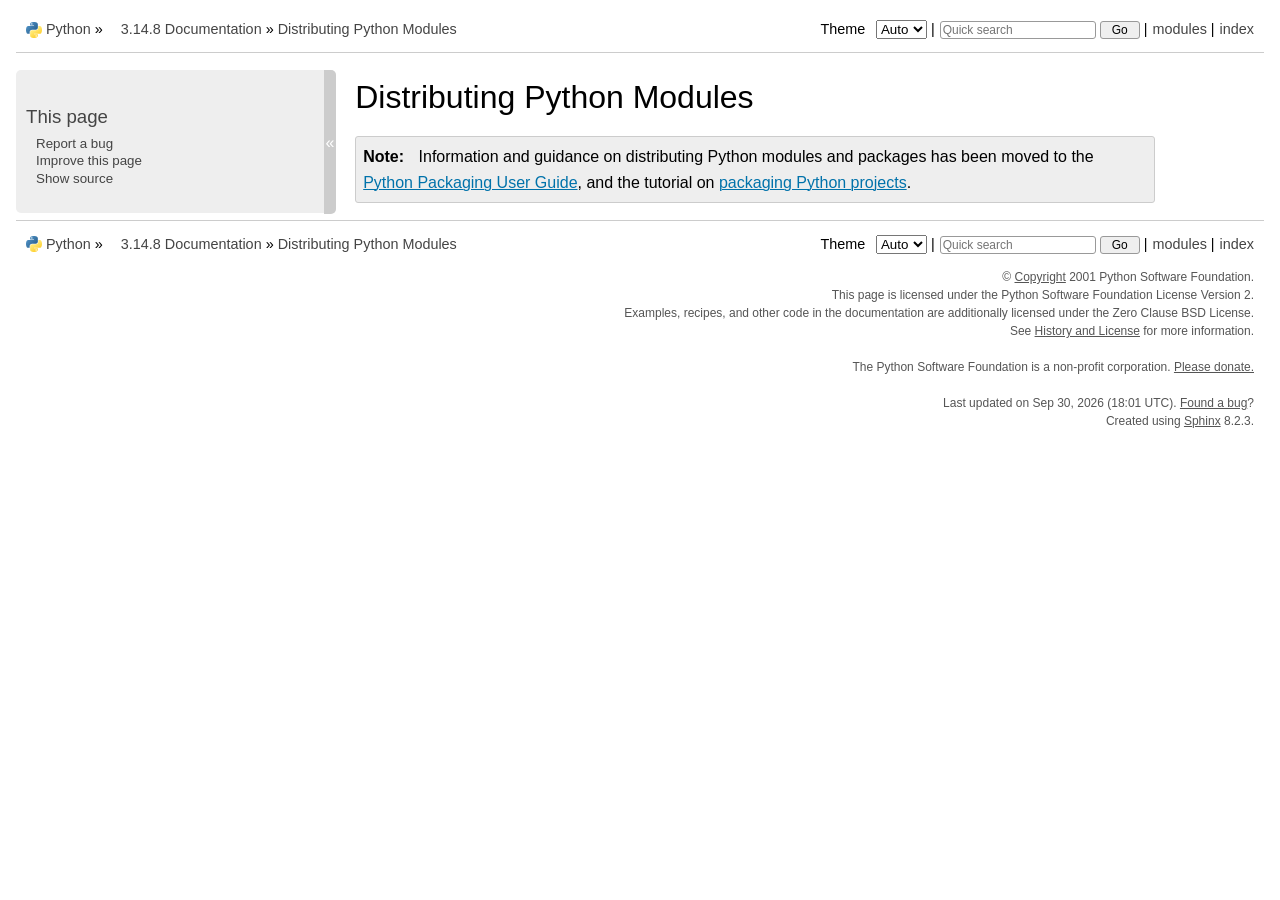
<file: Python/pythoncore-3.14-64/Doc/html/distributing/index.html>
<!DOCTYPE html>

<html lang="en" data-content_root="../">
  <head>
    <meta charset="utf-8" />
    <meta name="viewport" content="width=device-width, initial-scale=1.0" /><meta name="viewport" content="width=device-width, initial-scale=1" />
<meta property="og:title" content="Distributing Python Modules" />
<meta property="og:type" content="website" />
<meta property="og:url" content="https://docs.python.org/3/distributing/index.html" />
<meta property="og:site_name" content="Python documentation" />
<meta property="og:image" content="_static/og-image.png" />
<meta property="og:image:alt" content="Python documentation" />
<meta name="theme-color" content="#3776ab">
<meta property="og:image:width" content="200">
<meta property="og:image:height" content="200">

    <title>Distributing Python Modules &#8212; Python 3.14.8 documentation</title><meta name="viewport" content="width=device-width, initial-scale=1.0">
    
    <link rel="stylesheet" type="text/css" href="../_static/pygments.css?v=b86133f3" />
    <link rel="stylesheet" type="text/css" href="../_static/classic.css?v=234b1a7c" />
    <link rel="stylesheet" type="text/css" href="../_static/pydoctheme.css?v=48df1187" />
    <link id="pygments_dark_css" media="(prefers-color-scheme: dark)" rel="stylesheet" type="text/css" href="../_static/pygments_dark.css?v=0fc419ee" />
    
    <script src="../_static/documentation_options.js?v=8dbd9a09"></script>
    <script src="../_static/doctools.js?v=9bcbadda"></script>
    <script src="../_static/sphinx_highlight.js?v=dc90522c"></script>
    
    <script src="../_static/sidebar.js"></script>
    
    <link rel="search" type="application/opensearchdescription+xml"
          title="Search within Python 3.14.8 documentation"
          href="../_static/opensearch.xml"/>
    <link rel="author" title="About these documents" href="../about.html" />
    <link rel="index" title="Index" href="../genindex.html" />
    <link rel="search" title="Search" href="../search.html" />
    <link rel="copyright" title="Copyright" href="../copyright.html" />
    
      
      <link rel="canonical" href="https://docs.python.org/3/distributing/index.html">
      
    

    
    <style>
      @media only screen {
        table.full-width-table {
            width: 100%;
        }
      }
    </style>
<link rel="stylesheet" href="../_static/pydoctheme_dark.css" media="(prefers-color-scheme: dark)" id="pydoctheme_dark_css">
    <link rel="shortcut icon" type="image/png" href="../_static/py.svg">
            <script type="text/javascript" src="../_static/copybutton.js"></script>
            <script type="text/javascript" src="../_static/menu.js"></script>
            <script type="text/javascript" src="../_static/search-focus.js"></script>
            <script type="text/javascript" src="../_static/themetoggle.js"></script> 
            <script type="text/javascript" src="../_static/rtd_switcher.js"></script>
            <meta name="readthedocs-addons-api-version" content="1">

  </head>
<body>
<div class="mobile-nav">
    <input type="checkbox" id="menuToggler" class="toggler__input" aria-controls="navigation"
           aria-pressed="false" aria-expanded="false" role="button" aria-label="Menu">
    <nav class="nav-content" role="navigation">
        <label for="menuToggler" class="toggler__label">
            <span></span>
        </label>
        <span class="nav-items-wrapper">
            <a href="https://www.python.org/" class="nav-logo">
                <img src="../_static/py.svg" alt="Python logo">
            </a>
            <span class="version_switcher_placeholder"></span>
            <form role="search" class="search" action="../search.html" method="get">
                <svg xmlns="http://www.w3.org/2000/svg" width="20" height="20" viewBox="0 0 24 24" class="search-icon">
                    <path fill-rule="nonzero" fill="currentColor" d="M15.5 14h-.79l-.28-.27a6.5 6.5 0 001.48-5.34c-.47-2.78-2.79-5-5.59-5.34a6.505 6.505 0 00-7.27 7.27c.34 2.8 2.56 5.12 5.34 5.59a6.5 6.5 0 005.34-1.48l.27.28v.79l4.25 4.25c.41.41 1.08.41 1.49 0 .41-.41.41-1.08 0-1.49L15.5 14zm-6 0C7.01 14 5 11.99 5 9.5S7.01 5 9.5 5 14 7.01 14 9.5 11.99 14 9.5 14z"></path>
                </svg>
                <input placeholder="Quick search" aria-label="Quick search" type="search" name="q">
                <input type="submit" value="Go">
            </form>
        </span>
    </nav>
    <div class="menu-wrapper">
        <nav class="menu" role="navigation" aria-label="main navigation">
            <div class="language_switcher_placeholder"></div>
            
<label class="theme-selector-label">
    Theme
    <select class="theme-selector" oninput="activateTheme(this.value)">
        <option value="auto" selected>Auto</option>
        <option value="light">Light</option>
        <option value="dark">Dark</option>
    </select>
</label>
  <script>
    document.addEventListener('DOMContentLoaded', () => {
        const title = document.querySelector('meta[property="og:title"]').content;
        const elements = document.querySelectorAll('.improvepage');
        const pageurl = window.location.href.split('?')[0];
        elements.forEach(element => {
            const url = new URL(element.href.split('?')[0].replace("-nojs", ""));
            url.searchParams.set('pagetitle', title);
            url.searchParams.set('pageurl', pageurl);
            url.searchParams.set('pagesource', "distributing/index.rst");
            element.href = url.toString();
        });
    });
  </script>
  <div role="note" aria-label="source link">
    <h3>This page</h3>
    <ul class="this-page-menu">
      <li><a href="../bugs.html">Report a bug</a></li>
      <li><a class="improvepage" href="../improve-page-nojs.html">Improve this page</a></li>
      <li>
        <a href="https://github.com/python/cpython/blob/3.14/Doc/distributing/index.rst?plain=1"
            rel="nofollow">Show source
        </a>
      </li>
      
    </ul>
  </div>
        </nav>
    </div>
</div>

  
    <div class="related" role="navigation" aria-label="Related">
      <h3>Navigation</h3>
      <ul>
        <li class="right" style="margin-right: 10px">
          <a href="../genindex.html" title="General Index"
             accesskey="I">index</a></li>
        <li class="right" >
          <a href="../py-modindex.html" title="Python Module Index"
             >modules</a> |</li>

          <li class="root-icon"><img src="../_static/py.svg" alt="Python logo" style="vertical-align: middle; margin-top: -1px"></li>
          <li><a href="https://www.python.org/">Python</a> &#187;</li>
          <li class="switchers">
            <div class="language_switcher_placeholder"></div>
            <div class="version_switcher_placeholder"></div>
          </li>
          <li>
              
          </li>
    <li id="cpython-language-and-version">
      <a href="../index.html">3.14.8 Documentation</a> &#187;
    </li>

        <li class="nav-item nav-item-this"><a href="">Distributing Python Modules</a></li>
                <li class="right">
                    

    <div class="inline-search" role="search">
        <form class="inline-search" action="../search.html" method="get">
          <input placeholder="Quick search" aria-label="Quick search" type="search" name="q" id="search-box">
          <input type="submit" value="Go">
        </form>
    </div>
                     |
                </li>
            <li class="right">
<label class="theme-selector-label">
    Theme
    <select class="theme-selector" oninput="activateTheme(this.value)">
        <option value="auto" selected>Auto</option>
        <option value="light">Light</option>
        <option value="dark">Dark</option>
    </select>
</label> |</li>
            
      </ul>
    </div>    

    <div class="document">
      <div class="documentwrapper">
        <div class="bodywrapper">
          <div class="body" role="main">
            
  <section id="distributing-python-modules">
<span id="distributing-index"></span><h1>Distributing Python Modules<a class="headerlink" href="#distributing-python-modules" title="Link to this heading">¶</a></h1>
<div class="admonition note">
<p class="admonition-title">Note</p>
<p>Information and guidance on distributing Python modules and packages
has been moved to the <a class="reference external" href="https://packaging.python.org/">Python Packaging User Guide</a>,
and the tutorial on <a class="reference external" href="https://packaging.python.org/en/latest/tutorials/packaging-projects/">packaging Python projects</a>.</p>
</div>
</section>


            <div class="clearer"></div>
          </div>
        </div>
      </div>
      <div class="sphinxsidebar" role="navigation" aria-label="Main">
        <div class="sphinxsidebarwrapper">
  <script>
    document.addEventListener('DOMContentLoaded', () => {
        const title = document.querySelector('meta[property="og:title"]').content;
        const elements = document.querySelectorAll('.improvepage');
        const pageurl = window.location.href.split('?')[0];
        elements.forEach(element => {
            const url = new URL(element.href.split('?')[0].replace("-nojs", ""));
            url.searchParams.set('pagetitle', title);
            url.searchParams.set('pageurl', pageurl);
            url.searchParams.set('pagesource', "distributing/index.rst");
            element.href = url.toString();
        });
    });
  </script>
  <div role="note" aria-label="source link">
    <h3>This page</h3>
    <ul class="this-page-menu">
      <li><a href="../bugs.html">Report a bug</a></li>
      <li><a class="improvepage" href="../improve-page-nojs.html">Improve this page</a></li>
      <li>
        <a href="https://github.com/python/cpython/blob/3.14/Doc/distributing/index.rst?plain=1"
            rel="nofollow">Show source
        </a>
      </li>
      
    </ul>
  </div>
        </div>
<div id="sidebarbutton" title="Collapse sidebar">
<span>«</span>
</div>

      </div>
      <div class="clearer"></div>
    </div>  
    <div class="related" role="navigation" aria-label="Related">
      <h3>Navigation</h3>
      <ul>
        <li class="right" style="margin-right: 10px">
          <a href="../genindex.html" title="General Index"
             >index</a></li>
        <li class="right" >
          <a href="../py-modindex.html" title="Python Module Index"
             >modules</a> |</li>

          <li class="root-icon"><img src="../_static/py.svg" alt="Python logo" style="vertical-align: middle; margin-top: -1px"></li>
          <li><a href="https://www.python.org/">Python</a> &#187;</li>
          <li class="switchers">
            <div class="language_switcher_placeholder"></div>
            <div class="version_switcher_placeholder"></div>
          </li>
          <li>
              
          </li>
    <li id="cpython-language-and-version">
      <a href="../index.html">3.14.8 Documentation</a> &#187;
    </li>

        <li class="nav-item nav-item-this"><a href="">Distributing Python Modules</a></li>
                <li class="right">
                    

    <div class="inline-search" role="search">
        <form class="inline-search" action="../search.html" method="get">
          <input placeholder="Quick search" aria-label="Quick search" type="search" name="q" id="search-box">
          <input type="submit" value="Go">
        </form>
    </div>
                     |
                </li>
            <li class="right">
<label class="theme-selector-label">
    Theme
    <select class="theme-selector" oninput="activateTheme(this.value)">
        <option value="auto" selected>Auto</option>
        <option value="light">Light</option>
        <option value="dark">Dark</option>
    </select>
</label> |</li>
            
      </ul>
    </div>  
    <div class="footer">
    &copy; <a href="../copyright.html">Copyright</a> 2001 Python Software Foundation.
    <br>
    This page is licensed under the Python Software Foundation License Version 2.
    <br>
    Examples, recipes, and other code in the documentation are additionally licensed under the Zero Clause BSD License.
    <br>
    
      See <a href="/license.html">History and License</a> for more information.<br>
    
    
    <br>

    The Python Software Foundation is a non-profit corporation.
<a href="https://www.python.org/psf/donations/">Please donate.</a>
<br>
    <br>
      Last updated on Sep 30, 2026 (18:01 UTC).
    
      <a href="/bugs.html">Found a bug</a>?
    
    <br>

    Created using <a href="https://www.sphinx-doc.org/">Sphinx</a> 8.2.3.
    </div>

  </body>
</html>
</file>
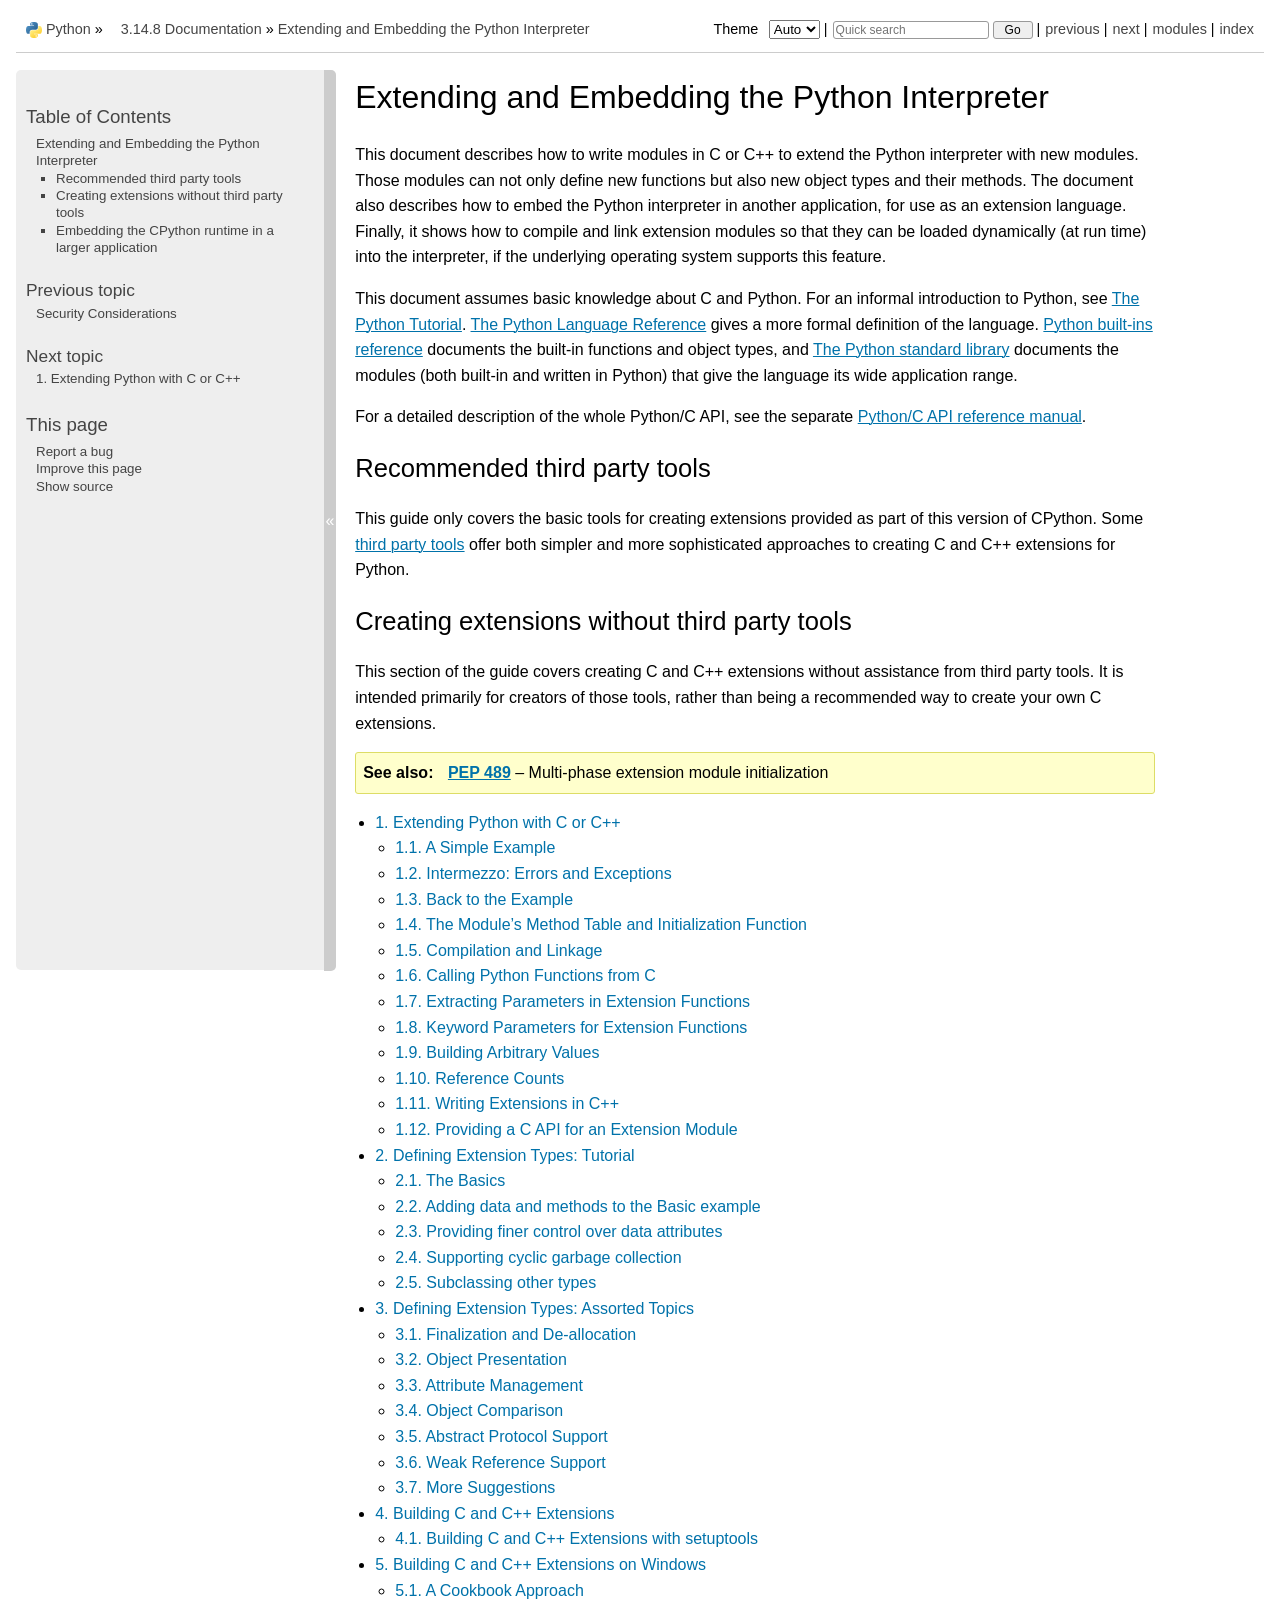
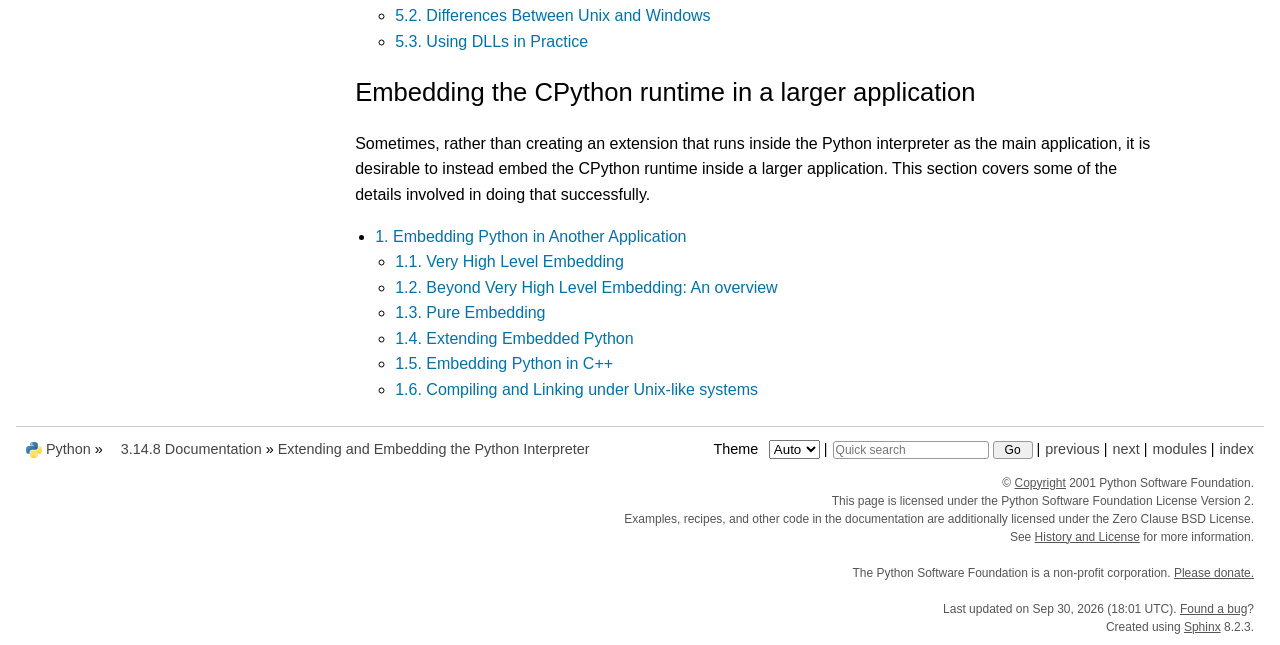
<file: Python/pythoncore-3.14-64/Doc/html/extending/index.html>
<!DOCTYPE html>

<html lang="en" data-content_root="../">
  <head>
    <meta charset="utf-8" />
    <meta name="viewport" content="width=device-width, initial-scale=1.0" /><meta name="viewport" content="width=device-width, initial-scale=1" />
<meta property="og:title" content="Extending and Embedding the Python Interpreter" />
<meta property="og:type" content="website" />
<meta property="og:url" content="https://docs.python.org/3/extending/index.html" />
<meta property="og:site_name" content="Python documentation" />
<meta property="og:description" content="This document describes how to write modules in C or C++ to extend the Python interpreter with new modules. Those modules can not only define new functions but also new object types and their metho..." />
<meta property="og:image" content="_static/og-image.png" />
<meta property="og:image:alt" content="Python documentation" />
<meta name="description" content="This document describes how to write modules in C or C++ to extend the Python interpreter with new modules. Those modules can not only define new functions but also new object types and their metho..." />
<meta name="theme-color" content="#3776ab">
<meta property="og:image:width" content="200">
<meta property="og:image:height" content="200">

    <title>Extending and Embedding the Python Interpreter &#8212; Python 3.14.8 documentation</title><meta name="viewport" content="width=device-width, initial-scale=1.0">
    
    <link rel="stylesheet" type="text/css" href="../_static/pygments.css?v=b86133f3" />
    <link rel="stylesheet" type="text/css" href="../_static/classic.css?v=234b1a7c" />
    <link rel="stylesheet" type="text/css" href="../_static/pydoctheme.css?v=48df1187" />
    <link id="pygments_dark_css" media="(prefers-color-scheme: dark)" rel="stylesheet" type="text/css" href="../_static/pygments_dark.css?v=0fc419ee" />
    
    <script src="../_static/documentation_options.js?v=8dbd9a09"></script>
    <script src="../_static/doctools.js?v=9bcbadda"></script>
    <script src="../_static/sphinx_highlight.js?v=dc90522c"></script>
    
    <script src="../_static/sidebar.js"></script>
    
    <link rel="search" type="application/opensearchdescription+xml"
          title="Search within Python 3.14.8 documentation"
          href="../_static/opensearch.xml"/>
    <link rel="author" title="About these documents" href="../about.html" />
    <link rel="index" title="Index" href="../genindex.html" />
    <link rel="search" title="Search" href="../search.html" />
    <link rel="copyright" title="Copyright" href="../copyright.html" />
    <link rel="next" title="1. Extending Python with C or C++" href="extending.html" />
    <link rel="prev" title="Security Considerations" href="../library/security_warnings.html" />
    
      
      <link rel="canonical" href="https://docs.python.org/3/extending/index.html">
      
    

    
    <style>
      @media only screen {
        table.full-width-table {
            width: 100%;
        }
      }
    </style>
<link rel="stylesheet" href="../_static/pydoctheme_dark.css" media="(prefers-color-scheme: dark)" id="pydoctheme_dark_css">
    <link rel="shortcut icon" type="image/png" href="../_static/py.svg">
            <script type="text/javascript" src="../_static/copybutton.js"></script>
            <script type="text/javascript" src="../_static/menu.js"></script>
            <script type="text/javascript" src="../_static/search-focus.js"></script>
            <script type="text/javascript" src="../_static/themetoggle.js"></script> 
            <script type="text/javascript" src="../_static/rtd_switcher.js"></script>
            <meta name="readthedocs-addons-api-version" content="1">

  </head>
<body>
<div class="mobile-nav">
    <input type="checkbox" id="menuToggler" class="toggler__input" aria-controls="navigation"
           aria-pressed="false" aria-expanded="false" role="button" aria-label="Menu">
    <nav class="nav-content" role="navigation">
        <label for="menuToggler" class="toggler__label">
            <span></span>
        </label>
        <span class="nav-items-wrapper">
            <a href="https://www.python.org/" class="nav-logo">
                <img src="../_static/py.svg" alt="Python logo">
            </a>
            <span class="version_switcher_placeholder"></span>
            <form role="search" class="search" action="../search.html" method="get">
                <svg xmlns="http://www.w3.org/2000/svg" width="20" height="20" viewBox="0 0 24 24" class="search-icon">
                    <path fill-rule="nonzero" fill="currentColor" d="M15.5 14h-.79l-.28-.27a6.5 6.5 0 001.48-5.34c-.47-2.78-2.79-5-5.59-5.34a6.505 6.505 0 00-7.27 7.27c.34 2.8 2.56 5.12 5.34 5.59a6.5 6.5 0 005.34-1.48l.27.28v.79l4.25 4.25c.41.41 1.08.41 1.49 0 .41-.41.41-1.08 0-1.49L15.5 14zm-6 0C7.01 14 5 11.99 5 9.5S7.01 5 9.5 5 14 7.01 14 9.5 11.99 14 9.5 14z"></path>
                </svg>
                <input placeholder="Quick search" aria-label="Quick search" type="search" name="q">
                <input type="submit" value="Go">
            </form>
        </span>
    </nav>
    <div class="menu-wrapper">
        <nav class="menu" role="navigation" aria-label="main navigation">
            <div class="language_switcher_placeholder"></div>
            
<label class="theme-selector-label">
    Theme
    <select class="theme-selector" oninput="activateTheme(this.value)">
        <option value="auto" selected>Auto</option>
        <option value="light">Light</option>
        <option value="dark">Dark</option>
    </select>
</label>
  <div>
    <h3><a href="../contents.html">Table of Contents</a></h3>
    <ul>
<li><a class="reference internal" href="#">Extending and Embedding the Python Interpreter</a><ul>
<li><a class="reference internal" href="#recommended-third-party-tools">Recommended third party tools</a></li>
<li><a class="reference internal" href="#creating-extensions-without-third-party-tools">Creating extensions without third party tools</a></li>
<li><a class="reference internal" href="#embedding-the-cpython-runtime-in-a-larger-application">Embedding the CPython runtime in a larger application</a></li>
</ul>
</li>
</ul>

  </div>
  <div>
    <h4>Previous topic</h4>
    <p class="topless"><a href="../library/security_warnings.html"
                          title="previous chapter">Security Considerations</a></p>
  </div>
  <div>
    <h4>Next topic</h4>
    <p class="topless"><a href="extending.html"
                          title="next chapter"><span class="section-number">1. </span>Extending Python with C or C++</a></p>
  </div>
  <script>
    document.addEventListener('DOMContentLoaded', () => {
        const title = document.querySelector('meta[property="og:title"]').content;
        const elements = document.querySelectorAll('.improvepage');
        const pageurl = window.location.href.split('?')[0];
        elements.forEach(element => {
            const url = new URL(element.href.split('?')[0].replace("-nojs", ""));
            url.searchParams.set('pagetitle', title);
            url.searchParams.set('pageurl', pageurl);
            url.searchParams.set('pagesource', "extending/index.rst");
            element.href = url.toString();
        });
    });
  </script>
  <div role="note" aria-label="source link">
    <h3>This page</h3>
    <ul class="this-page-menu">
      <li><a href="../bugs.html">Report a bug</a></li>
      <li><a class="improvepage" href="../improve-page-nojs.html">Improve this page</a></li>
      <li>
        <a href="https://github.com/python/cpython/blob/3.14/Doc/extending/index.rst?plain=1"
            rel="nofollow">Show source
        </a>
      </li>
      
    </ul>
  </div>
        </nav>
    </div>
</div>

  
    <div class="related" role="navigation" aria-label="Related">
      <h3>Navigation</h3>
      <ul>
        <li class="right" style="margin-right: 10px">
          <a href="../genindex.html" title="General Index"
             accesskey="I">index</a></li>
        <li class="right" >
          <a href="../py-modindex.html" title="Python Module Index"
             >modules</a> |</li>
        <li class="right" >
          <a href="extending.html" title="1. Extending Python with C or C++"
             accesskey="N">next</a> |</li>
        <li class="right" >
          <a href="../library/security_warnings.html" title="Security Considerations"
             accesskey="P">previous</a> |</li>

          <li class="root-icon"><img src="../_static/py.svg" alt="Python logo" style="vertical-align: middle; margin-top: -1px"></li>
          <li><a href="https://www.python.org/">Python</a> &#187;</li>
          <li class="switchers">
            <div class="language_switcher_placeholder"></div>
            <div class="version_switcher_placeholder"></div>
          </li>
          <li>
              
          </li>
    <li id="cpython-language-and-version">
      <a href="../index.html">3.14.8 Documentation</a> &#187;
    </li>

        <li class="nav-item nav-item-this"><a href="">Extending and Embedding the Python Interpreter</a></li>
                <li class="right">
                    

    <div class="inline-search" role="search">
        <form class="inline-search" action="../search.html" method="get">
          <input placeholder="Quick search" aria-label="Quick search" type="search" name="q" id="search-box">
          <input type="submit" value="Go">
        </form>
    </div>
                     |
                </li>
            <li class="right">
<label class="theme-selector-label">
    Theme
    <select class="theme-selector" oninput="activateTheme(this.value)">
        <option value="auto" selected>Auto</option>
        <option value="light">Light</option>
        <option value="dark">Dark</option>
    </select>
</label> |</li>
            
      </ul>
    </div>    

    <div class="document">
      <div class="documentwrapper">
        <div class="bodywrapper">
          <div class="body" role="main">
            
  <section id="extending-and-embedding-the-python-interpreter">
<span id="extending-index"></span><h1>Extending and Embedding the Python Interpreter<a class="headerlink" href="#extending-and-embedding-the-python-interpreter" title="Link to this heading">¶</a></h1>
<p>This document describes how to write modules in C or C++ to extend the Python
interpreter with new modules.  Those modules can not only define new functions
but also new object types and their methods.  The document also describes how
to embed the Python interpreter in another application, for use as an extension
language.  Finally, it shows how to compile and link extension modules so that
they can be loaded dynamically (at run time) into the interpreter, if the
underlying operating system supports this feature.</p>
<p>This document assumes basic knowledge about C and Python.  For an informal
introduction to Python, see <a class="reference internal" href="../tutorial/index.html#tutorial-index"><span class="std std-ref">The Python Tutorial</span></a>.  <a class="reference internal" href="../reference/index.html#reference-index"><span class="std std-ref">The Python Language Reference</span></a>
gives a more formal definition of the language.  <a class="reference internal" href="../builtins/index.html#builtins-index"><span class="std std-ref">Python built-ins reference</span></a> documents
the built-in functions and object types, and <a class="reference internal" href="../library/index.html#library-index"><span class="std std-ref">The Python standard library</span></a> documents the
modules (both built-in and written in Python) that give the language its wide
application range.</p>
<p>For a detailed description of the whole Python/C API, see the separate
<a class="reference internal" href="../c-api/index.html#c-api-index"><span class="std std-ref">Python/C API reference manual</span></a>.</p>
<section id="recommended-third-party-tools">
<h2>Recommended third party tools<a class="headerlink" href="#recommended-third-party-tools" title="Link to this heading">¶</a></h2>
<p>This guide only covers the basic tools for creating extensions provided
as part of this version of CPython. Some <a class="reference internal" href="../c-api/intro.html#c-api-tools"><span class="std std-ref">third party tools</span></a> offer both simpler and more sophisticated approaches to creating
C and C++ extensions for Python.</p>
</section>
<section id="creating-extensions-without-third-party-tools">
<h2>Creating extensions without third party tools<a class="headerlink" href="#creating-extensions-without-third-party-tools" title="Link to this heading">¶</a></h2>
<p>This section of the guide covers creating C and C++ extensions without
assistance from third party tools. It is intended primarily for creators
of those tools, rather than being a recommended way to create your own
C extensions.</p>
<div class="admonition seealso">
<p class="admonition-title">See also</p>
<p><span class="target" id="index-0"></span><a class="pep reference external" href="https://peps.python.org/pep-0489/"><strong>PEP 489</strong></a> – Multi-phase extension module initialization</p>
</div>
<div class="toctree-wrapper compound">
<ul>
<li class="toctree-l1"><a class="reference internal" href="extending.html">1. Extending Python with C or C++</a><ul>
<li class="toctree-l2"><a class="reference internal" href="extending.html#a-simple-example">1.1. A Simple Example</a></li>
<li class="toctree-l2"><a class="reference internal" href="extending.html#intermezzo-errors-and-exceptions">1.2. Intermezzo: Errors and Exceptions</a></li>
<li class="toctree-l2"><a class="reference internal" href="extending.html#back-to-the-example">1.3. Back to the Example</a></li>
<li class="toctree-l2"><a class="reference internal" href="extending.html#the-module-s-method-table-and-initialization-function">1.4. The Module’s Method Table and Initialization Function</a></li>
<li class="toctree-l2"><a class="reference internal" href="extending.html#compilation-and-linkage">1.5. Compilation and Linkage</a></li>
<li class="toctree-l2"><a class="reference internal" href="extending.html#calling-python-functions-from-c">1.6. Calling Python Functions from C</a></li>
<li class="toctree-l2"><a class="reference internal" href="extending.html#extracting-parameters-in-extension-functions">1.7. Extracting Parameters in Extension Functions</a></li>
<li class="toctree-l2"><a class="reference internal" href="extending.html#keyword-parameters-for-extension-functions">1.8. Keyword Parameters for Extension Functions</a></li>
<li class="toctree-l2"><a class="reference internal" href="extending.html#building-arbitrary-values">1.9. Building Arbitrary Values</a></li>
<li class="toctree-l2"><a class="reference internal" href="extending.html#reference-counts">1.10. Reference Counts</a></li>
<li class="toctree-l2"><a class="reference internal" href="extending.html#writing-extensions-in-c">1.11. Writing Extensions in C++</a></li>
<li class="toctree-l2"><a class="reference internal" href="extending.html#providing-a-c-api-for-an-extension-module">1.12. Providing a C API for an Extension Module</a></li>
</ul>
</li>
<li class="toctree-l1"><a class="reference internal" href="newtypes_tutorial.html">2. Defining Extension Types: Tutorial</a><ul>
<li class="toctree-l2"><a class="reference internal" href="newtypes_tutorial.html#the-basics">2.1. The Basics</a></li>
<li class="toctree-l2"><a class="reference internal" href="newtypes_tutorial.html#adding-data-and-methods-to-the-basic-example">2.2. Adding data and methods to the Basic example</a></li>
<li class="toctree-l2"><a class="reference internal" href="newtypes_tutorial.html#providing-finer-control-over-data-attributes">2.3. Providing finer control over data attributes</a></li>
<li class="toctree-l2"><a class="reference internal" href="newtypes_tutorial.html#supporting-cyclic-garbage-collection">2.4. Supporting cyclic garbage collection</a></li>
<li class="toctree-l2"><a class="reference internal" href="newtypes_tutorial.html#subclassing-other-types">2.5. Subclassing other types</a></li>
</ul>
</li>
<li class="toctree-l1"><a class="reference internal" href="newtypes.html">3. Defining Extension Types: Assorted Topics</a><ul>
<li class="toctree-l2"><a class="reference internal" href="newtypes.html#finalization-and-de-allocation">3.1. Finalization and De-allocation</a></li>
<li class="toctree-l2"><a class="reference internal" href="newtypes.html#object-presentation">3.2. Object Presentation</a></li>
<li class="toctree-l2"><a class="reference internal" href="newtypes.html#attribute-management">3.3. Attribute Management</a></li>
<li class="toctree-l2"><a class="reference internal" href="newtypes.html#object-comparison">3.4. Object Comparison</a></li>
<li class="toctree-l2"><a class="reference internal" href="newtypes.html#abstract-protocol-support">3.5. Abstract Protocol Support</a></li>
<li class="toctree-l2"><a class="reference internal" href="newtypes.html#weak-reference-support">3.6. Weak Reference Support</a></li>
<li class="toctree-l2"><a class="reference internal" href="newtypes.html#more-suggestions">3.7. More Suggestions</a></li>
</ul>
</li>
<li class="toctree-l1"><a class="reference internal" href="building.html">4. Building C and C++ Extensions</a><ul>
<li class="toctree-l2"><a class="reference internal" href="building.html#building-c-and-c-extensions-with-setuptools">4.1. Building C and C++ Extensions with setuptools</a></li>
</ul>
</li>
<li class="toctree-l1"><a class="reference internal" href="windows.html">5. Building C and C++ Extensions on Windows</a><ul>
<li class="toctree-l2"><a class="reference internal" href="windows.html#a-cookbook-approach">5.1. A Cookbook Approach</a></li>
<li class="toctree-l2"><a class="reference internal" href="windows.html#differences-between-unix-and-windows">5.2. Differences Between Unix and Windows</a></li>
<li class="toctree-l2"><a class="reference internal" href="windows.html#using-dlls-in-practice">5.3. Using DLLs in Practice</a></li>
</ul>
</li>
</ul>
</div>
</section>
<section id="embedding-the-cpython-runtime-in-a-larger-application">
<h2>Embedding the CPython runtime in a larger application<a class="headerlink" href="#embedding-the-cpython-runtime-in-a-larger-application" title="Link to this heading">¶</a></h2>
<p>Sometimes, rather than creating an extension that runs inside the Python
interpreter as the main application, it is desirable to instead embed
the CPython runtime inside a larger application. This section covers
some of the details involved in doing that successfully.</p>
<div class="toctree-wrapper compound">
<ul>
<li class="toctree-l1"><a class="reference internal" href="embedding.html">1. Embedding Python in Another Application</a><ul>
<li class="toctree-l2"><a class="reference internal" href="embedding.html#very-high-level-embedding">1.1. Very High Level Embedding</a></li>
<li class="toctree-l2"><a class="reference internal" href="embedding.html#beyond-very-high-level-embedding-an-overview">1.2. Beyond Very High Level Embedding: An overview</a></li>
<li class="toctree-l2"><a class="reference internal" href="embedding.html#pure-embedding">1.3. Pure Embedding</a></li>
<li class="toctree-l2"><a class="reference internal" href="embedding.html#extending-embedded-python">1.4. Extending Embedded Python</a></li>
<li class="toctree-l2"><a class="reference internal" href="embedding.html#embedding-python-in-c">1.5. Embedding Python in C++</a></li>
<li class="toctree-l2"><a class="reference internal" href="embedding.html#compiling-and-linking-under-unix-like-systems">1.6. Compiling and Linking under Unix-like systems</a></li>
</ul>
</li>
</ul>
</div>
</section>
</section>


            <div class="clearer"></div>
          </div>
        </div>
      </div>
      <div class="sphinxsidebar" role="navigation" aria-label="Main">
        <div class="sphinxsidebarwrapper">
  <div>
    <h3><a href="../contents.html">Table of Contents</a></h3>
    <ul>
<li><a class="reference internal" href="#">Extending and Embedding the Python Interpreter</a><ul>
<li><a class="reference internal" href="#recommended-third-party-tools">Recommended third party tools</a></li>
<li><a class="reference internal" href="#creating-extensions-without-third-party-tools">Creating extensions without third party tools</a></li>
<li><a class="reference internal" href="#embedding-the-cpython-runtime-in-a-larger-application">Embedding the CPython runtime in a larger application</a></li>
</ul>
</li>
</ul>

  </div>
  <div>
    <h4>Previous topic</h4>
    <p class="topless"><a href="../library/security_warnings.html"
                          title="previous chapter">Security Considerations</a></p>
  </div>
  <div>
    <h4>Next topic</h4>
    <p class="topless"><a href="extending.html"
                          title="next chapter"><span class="section-number">1. </span>Extending Python with C or C++</a></p>
  </div>
  <script>
    document.addEventListener('DOMContentLoaded', () => {
        const title = document.querySelector('meta[property="og:title"]').content;
        const elements = document.querySelectorAll('.improvepage');
        const pageurl = window.location.href.split('?')[0];
        elements.forEach(element => {
            const url = new URL(element.href.split('?')[0].replace("-nojs", ""));
            url.searchParams.set('pagetitle', title);
            url.searchParams.set('pageurl', pageurl);
            url.searchParams.set('pagesource', "extending/index.rst");
            element.href = url.toString();
        });
    });
  </script>
  <div role="note" aria-label="source link">
    <h3>This page</h3>
    <ul class="this-page-menu">
      <li><a href="../bugs.html">Report a bug</a></li>
      <li><a class="improvepage" href="../improve-page-nojs.html">Improve this page</a></li>
      <li>
        <a href="https://github.com/python/cpython/blob/3.14/Doc/extending/index.rst?plain=1"
            rel="nofollow">Show source
        </a>
      </li>
      
    </ul>
  </div>
        </div>
<div id="sidebarbutton" title="Collapse sidebar">
<span>«</span>
</div>

      </div>
      <div class="clearer"></div>
    </div>  
    <div class="related" role="navigation" aria-label="Related">
      <h3>Navigation</h3>
      <ul>
        <li class="right" style="margin-right: 10px">
          <a href="../genindex.html" title="General Index"
             >index</a></li>
        <li class="right" >
          <a href="../py-modindex.html" title="Python Module Index"
             >modules</a> |</li>
        <li class="right" >
          <a href="extending.html" title="1. Extending Python with C or C++"
             >next</a> |</li>
        <li class="right" >
          <a href="../library/security_warnings.html" title="Security Considerations"
             >previous</a> |</li>

          <li class="root-icon"><img src="../_static/py.svg" alt="Python logo" style="vertical-align: middle; margin-top: -1px"></li>
          <li><a href="https://www.python.org/">Python</a> &#187;</li>
          <li class="switchers">
            <div class="language_switcher_placeholder"></div>
            <div class="version_switcher_placeholder"></div>
          </li>
          <li>
              
          </li>
    <li id="cpython-language-and-version">
      <a href="../index.html">3.14.8 Documentation</a> &#187;
    </li>

        <li class="nav-item nav-item-this"><a href="">Extending and Embedding the Python Interpreter</a></li>
                <li class="right">
                    

    <div class="inline-search" role="search">
        <form class="inline-search" action="../search.html" method="get">
          <input placeholder="Quick search" aria-label="Quick search" type="search" name="q" id="search-box">
          <input type="submit" value="Go">
        </form>
    </div>
                     |
                </li>
            <li class="right">
<label class="theme-selector-label">
    Theme
    <select class="theme-selector" oninput="activateTheme(this.value)">
        <option value="auto" selected>Auto</option>
        <option value="light">Light</option>
        <option value="dark">Dark</option>
    </select>
</label> |</li>
            
      </ul>
    </div>  
    <div class="footer">
    &copy; <a href="../copyright.html">Copyright</a> 2001 Python Software Foundation.
    <br>
    This page is licensed under the Python Software Foundation License Version 2.
    <br>
    Examples, recipes, and other code in the documentation are additionally licensed under the Zero Clause BSD License.
    <br>
    
      See <a href="/license.html">History and License</a> for more information.<br>
    
    
    <br>

    The Python Software Foundation is a non-profit corporation.
<a href="https://www.python.org/psf/donations/">Please donate.</a>
<br>
    <br>
      Last updated on Sep 30, 2026 (18:01 UTC).
    
      <a href="/bugs.html">Found a bug</a>?
    
    <br>

    Created using <a href="https://www.sphinx-doc.org/">Sphinx</a> 8.2.3.
    </div>

  </body>
</html>
</file>
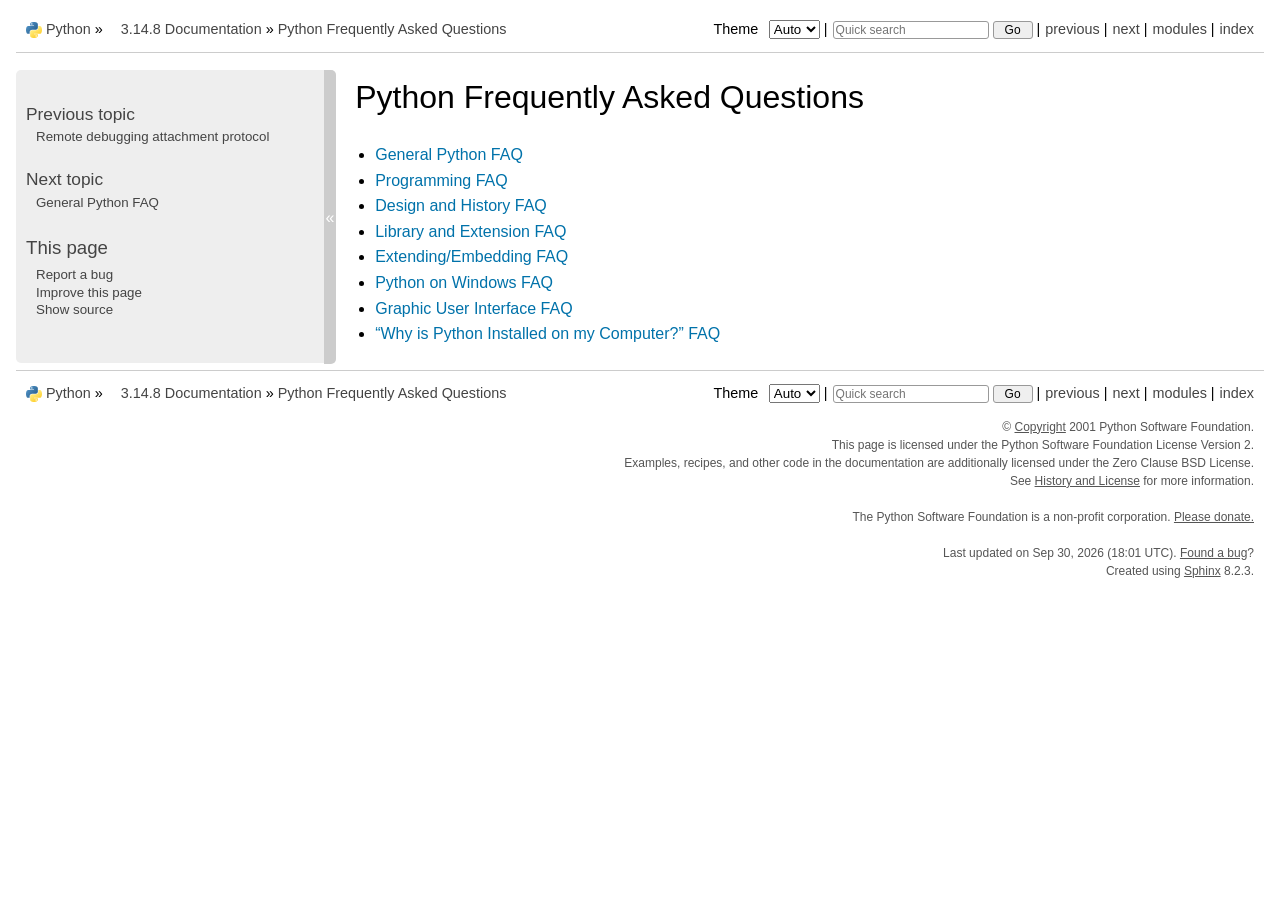
<file: Python/pythoncore-3.14-64/Doc/html/faq/index.html>
<!DOCTYPE html>

<html lang="en" data-content_root="../">
  <head>
    <meta charset="utf-8" />
    <meta name="viewport" content="width=device-width, initial-scale=1.0" /><meta name="viewport" content="width=device-width, initial-scale=1" />
<meta property="og:title" content="Python Frequently Asked Questions" />
<meta property="og:type" content="website" />
<meta property="og:url" content="https://docs.python.org/3/faq/index.html" />
<meta property="og:site_name" content="Python documentation" />
<meta property="og:description" content="General Python FAQ, Programming FAQ, Design and History FAQ, Library and Extension FAQ, Extending/Embedding FAQ, Python on Windows FAQ, Graphic User Interface FAQ, “Why is Python Installed on my Co..." />
<meta property="og:image" content="_static/og-image.png" />
<meta property="og:image:alt" content="Python documentation" />
<meta name="description" content="General Python FAQ, Programming FAQ, Design and History FAQ, Library and Extension FAQ, Extending/Embedding FAQ, Python on Windows FAQ, Graphic User Interface FAQ, “Why is Python Installed on my Co..." />
<meta name="theme-color" content="#3776ab">
<meta property="og:image:width" content="200">
<meta property="og:image:height" content="200">

    <title>Python Frequently Asked Questions &#8212; Python 3.14.8 documentation</title><meta name="viewport" content="width=device-width, initial-scale=1.0">
    
    <link rel="stylesheet" type="text/css" href="../_static/pygments.css?v=b86133f3" />
    <link rel="stylesheet" type="text/css" href="../_static/classic.css?v=234b1a7c" />
    <link rel="stylesheet" type="text/css" href="../_static/pydoctheme.css?v=48df1187" />
    <link id="pygments_dark_css" media="(prefers-color-scheme: dark)" rel="stylesheet" type="text/css" href="../_static/pygments_dark.css?v=0fc419ee" />
    
    <script src="../_static/documentation_options.js?v=8dbd9a09"></script>
    <script src="../_static/doctools.js?v=9bcbadda"></script>
    <script src="../_static/sphinx_highlight.js?v=dc90522c"></script>
    
    <script src="../_static/sidebar.js"></script>
    
    <link rel="search" type="application/opensearchdescription+xml"
          title="Search within Python 3.14.8 documentation"
          href="../_static/opensearch.xml"/>
    <link rel="author" title="About these documents" href="../about.html" />
    <link rel="index" title="Index" href="../genindex.html" />
    <link rel="search" title="Search" href="../search.html" />
    <link rel="copyright" title="Copyright" href="../copyright.html" />
    <link rel="next" title="General Python FAQ" href="general.html" />
    <link rel="prev" title="Remote debugging attachment protocol" href="../howto/remote_debugging.html" />
    
      
      <link rel="canonical" href="https://docs.python.org/3/faq/index.html">
      
    

    
    <style>
      @media only screen {
        table.full-width-table {
            width: 100%;
        }
      }
    </style>
<link rel="stylesheet" href="../_static/pydoctheme_dark.css" media="(prefers-color-scheme: dark)" id="pydoctheme_dark_css">
    <link rel="shortcut icon" type="image/png" href="../_static/py.svg">
            <script type="text/javascript" src="../_static/copybutton.js"></script>
            <script type="text/javascript" src="../_static/menu.js"></script>
            <script type="text/javascript" src="../_static/search-focus.js"></script>
            <script type="text/javascript" src="../_static/themetoggle.js"></script> 
            <script type="text/javascript" src="../_static/rtd_switcher.js"></script>
            <meta name="readthedocs-addons-api-version" content="1">

  </head>
<body>
<div class="mobile-nav">
    <input type="checkbox" id="menuToggler" class="toggler__input" aria-controls="navigation"
           aria-pressed="false" aria-expanded="false" role="button" aria-label="Menu">
    <nav class="nav-content" role="navigation">
        <label for="menuToggler" class="toggler__label">
            <span></span>
        </label>
        <span class="nav-items-wrapper">
            <a href="https://www.python.org/" class="nav-logo">
                <img src="../_static/py.svg" alt="Python logo">
            </a>
            <span class="version_switcher_placeholder"></span>
            <form role="search" class="search" action="../search.html" method="get">
                <svg xmlns="http://www.w3.org/2000/svg" width="20" height="20" viewBox="0 0 24 24" class="search-icon">
                    <path fill-rule="nonzero" fill="currentColor" d="M15.5 14h-.79l-.28-.27a6.5 6.5 0 001.48-5.34c-.47-2.78-2.79-5-5.59-5.34a6.505 6.505 0 00-7.27 7.27c.34 2.8 2.56 5.12 5.34 5.59a6.5 6.5 0 005.34-1.48l.27.28v.79l4.25 4.25c.41.41 1.08.41 1.49 0 .41-.41.41-1.08 0-1.49L15.5 14zm-6 0C7.01 14 5 11.99 5 9.5S7.01 5 9.5 5 14 7.01 14 9.5 11.99 14 9.5 14z"></path>
                </svg>
                <input placeholder="Quick search" aria-label="Quick search" type="search" name="q">
                <input type="submit" value="Go">
            </form>
        </span>
    </nav>
    <div class="menu-wrapper">
        <nav class="menu" role="navigation" aria-label="main navigation">
            <div class="language_switcher_placeholder"></div>
            
<label class="theme-selector-label">
    Theme
    <select class="theme-selector" oninput="activateTheme(this.value)">
        <option value="auto" selected>Auto</option>
        <option value="light">Light</option>
        <option value="dark">Dark</option>
    </select>
</label>
  <div>
    <h4>Previous topic</h4>
    <p class="topless"><a href="../howto/remote_debugging.html"
                          title="previous chapter">Remote debugging attachment protocol</a></p>
  </div>
  <div>
    <h4>Next topic</h4>
    <p class="topless"><a href="general.html"
                          title="next chapter">General Python FAQ</a></p>
  </div>
  <script>
    document.addEventListener('DOMContentLoaded', () => {
        const title = document.querySelector('meta[property="og:title"]').content;
        const elements = document.querySelectorAll('.improvepage');
        const pageurl = window.location.href.split('?')[0];
        elements.forEach(element => {
            const url = new URL(element.href.split('?')[0].replace("-nojs", ""));
            url.searchParams.set('pagetitle', title);
            url.searchParams.set('pageurl', pageurl);
            url.searchParams.set('pagesource', "faq/index.rst");
            element.href = url.toString();
        });
    });
  </script>
  <div role="note" aria-label="source link">
    <h3>This page</h3>
    <ul class="this-page-menu">
      <li><a href="../bugs.html">Report a bug</a></li>
      <li><a class="improvepage" href="../improve-page-nojs.html">Improve this page</a></li>
      <li>
        <a href="https://github.com/python/cpython/blob/3.14/Doc/faq/index.rst?plain=1"
            rel="nofollow">Show source
        </a>
      </li>
      
    </ul>
  </div>
        </nav>
    </div>
</div>

  
    <div class="related" role="navigation" aria-label="Related">
      <h3>Navigation</h3>
      <ul>
        <li class="right" style="margin-right: 10px">
          <a href="../genindex.html" title="General Index"
             accesskey="I">index</a></li>
        <li class="right" >
          <a href="../py-modindex.html" title="Python Module Index"
             >modules</a> |</li>
        <li class="right" >
          <a href="general.html" title="General Python FAQ"
             accesskey="N">next</a> |</li>
        <li class="right" >
          <a href="../howto/remote_debugging.html" title="Remote debugging attachment protocol"
             accesskey="P">previous</a> |</li>

          <li class="root-icon"><img src="../_static/py.svg" alt="Python logo" style="vertical-align: middle; margin-top: -1px"></li>
          <li><a href="https://www.python.org/">Python</a> &#187;</li>
          <li class="switchers">
            <div class="language_switcher_placeholder"></div>
            <div class="version_switcher_placeholder"></div>
          </li>
          <li>
              
          </li>
    <li id="cpython-language-and-version">
      <a href="../index.html">3.14.8 Documentation</a> &#187;
    </li>

        <li class="nav-item nav-item-this"><a href="">Python Frequently Asked Questions</a></li>
                <li class="right">
                    

    <div class="inline-search" role="search">
        <form class="inline-search" action="../search.html" method="get">
          <input placeholder="Quick search" aria-label="Quick search" type="search" name="q" id="search-box">
          <input type="submit" value="Go">
        </form>
    </div>
                     |
                </li>
            <li class="right">
<label class="theme-selector-label">
    Theme
    <select class="theme-selector" oninput="activateTheme(this.value)">
        <option value="auto" selected>Auto</option>
        <option value="light">Light</option>
        <option value="dark">Dark</option>
    </select>
</label> |</li>
            
      </ul>
    </div>    

    <div class="document">
      <div class="documentwrapper">
        <div class="bodywrapper">
          <div class="body" role="main">
            
  <section id="python-frequently-asked-questions">
<span id="faq-index"></span><h1>Python Frequently Asked Questions<a class="headerlink" href="#python-frequently-asked-questions" title="Link to this heading">¶</a></h1>
<div class="toctree-wrapper compound">
<ul>
<li class="toctree-l1"><a class="reference internal" href="general.html">General Python FAQ</a></li>
<li class="toctree-l1"><a class="reference internal" href="programming.html">Programming FAQ</a></li>
<li class="toctree-l1"><a class="reference internal" href="design.html">Design and History FAQ</a></li>
<li class="toctree-l1"><a class="reference internal" href="library.html">Library and Extension FAQ</a></li>
<li class="toctree-l1"><a class="reference internal" href="extending.html">Extending/Embedding FAQ</a></li>
<li class="toctree-l1"><a class="reference internal" href="windows.html">Python on Windows FAQ</a></li>
<li class="toctree-l1"><a class="reference internal" href="gui.html">Graphic User Interface FAQ</a></li>
<li class="toctree-l1"><a class="reference internal" href="installed.html">“Why is Python Installed on my Computer?” FAQ</a></li>
</ul>
</div>
</section>


            <div class="clearer"></div>
          </div>
        </div>
      </div>
      <div class="sphinxsidebar" role="navigation" aria-label="Main">
        <div class="sphinxsidebarwrapper">
  <div>
    <h4>Previous topic</h4>
    <p class="topless"><a href="../howto/remote_debugging.html"
                          title="previous chapter">Remote debugging attachment protocol</a></p>
  </div>
  <div>
    <h4>Next topic</h4>
    <p class="topless"><a href="general.html"
                          title="next chapter">General Python FAQ</a></p>
  </div>
  <script>
    document.addEventListener('DOMContentLoaded', () => {
        const title = document.querySelector('meta[property="og:title"]').content;
        const elements = document.querySelectorAll('.improvepage');
        const pageurl = window.location.href.split('?')[0];
        elements.forEach(element => {
            const url = new URL(element.href.split('?')[0].replace("-nojs", ""));
            url.searchParams.set('pagetitle', title);
            url.searchParams.set('pageurl', pageurl);
            url.searchParams.set('pagesource', "faq/index.rst");
            element.href = url.toString();
        });
    });
  </script>
  <div role="note" aria-label="source link">
    <h3>This page</h3>
    <ul class="this-page-menu">
      <li><a href="../bugs.html">Report a bug</a></li>
      <li><a class="improvepage" href="../improve-page-nojs.html">Improve this page</a></li>
      <li>
        <a href="https://github.com/python/cpython/blob/3.14/Doc/faq/index.rst?plain=1"
            rel="nofollow">Show source
        </a>
      </li>
      
    </ul>
  </div>
        </div>
<div id="sidebarbutton" title="Collapse sidebar">
<span>«</span>
</div>

      </div>
      <div class="clearer"></div>
    </div>  
    <div class="related" role="navigation" aria-label="Related">
      <h3>Navigation</h3>
      <ul>
        <li class="right" style="margin-right: 10px">
          <a href="../genindex.html" title="General Index"
             >index</a></li>
        <li class="right" >
          <a href="../py-modindex.html" title="Python Module Index"
             >modules</a> |</li>
        <li class="right" >
          <a href="general.html" title="General Python FAQ"
             >next</a> |</li>
        <li class="right" >
          <a href="../howto/remote_debugging.html" title="Remote debugging attachment protocol"
             >previous</a> |</li>

          <li class="root-icon"><img src="../_static/py.svg" alt="Python logo" style="vertical-align: middle; margin-top: -1px"></li>
          <li><a href="https://www.python.org/">Python</a> &#187;</li>
          <li class="switchers">
            <div class="language_switcher_placeholder"></div>
            <div class="version_switcher_placeholder"></div>
          </li>
          <li>
              
          </li>
    <li id="cpython-language-and-version">
      <a href="../index.html">3.14.8 Documentation</a> &#187;
    </li>

        <li class="nav-item nav-item-this"><a href="">Python Frequently Asked Questions</a></li>
                <li class="right">
                    

    <div class="inline-search" role="search">
        <form class="inline-search" action="../search.html" method="get">
          <input placeholder="Quick search" aria-label="Quick search" type="search" name="q" id="search-box">
          <input type="submit" value="Go">
        </form>
    </div>
                     |
                </li>
            <li class="right">
<label class="theme-selector-label">
    Theme
    <select class="theme-selector" oninput="activateTheme(this.value)">
        <option value="auto" selected>Auto</option>
        <option value="light">Light</option>
        <option value="dark">Dark</option>
    </select>
</label> |</li>
            
      </ul>
    </div>  
    <div class="footer">
    &copy; <a href="../copyright.html">Copyright</a> 2001 Python Software Foundation.
    <br>
    This page is licensed under the Python Software Foundation License Version 2.
    <br>
    Examples, recipes, and other code in the documentation are additionally licensed under the Zero Clause BSD License.
    <br>
    
      See <a href="/license.html">History and License</a> for more information.<br>
    
    
    <br>

    The Python Software Foundation is a non-profit corporation.
<a href="https://www.python.org/psf/donations/">Please donate.</a>
<br>
    <br>
      Last updated on Sep 30, 2026 (18:01 UTC).
    
      <a href="/bugs.html">Found a bug</a>?
    
    <br>

    Created using <a href="https://www.sphinx-doc.org/">Sphinx</a> 8.2.3.
    </div>

  </body>
</html>
</file>
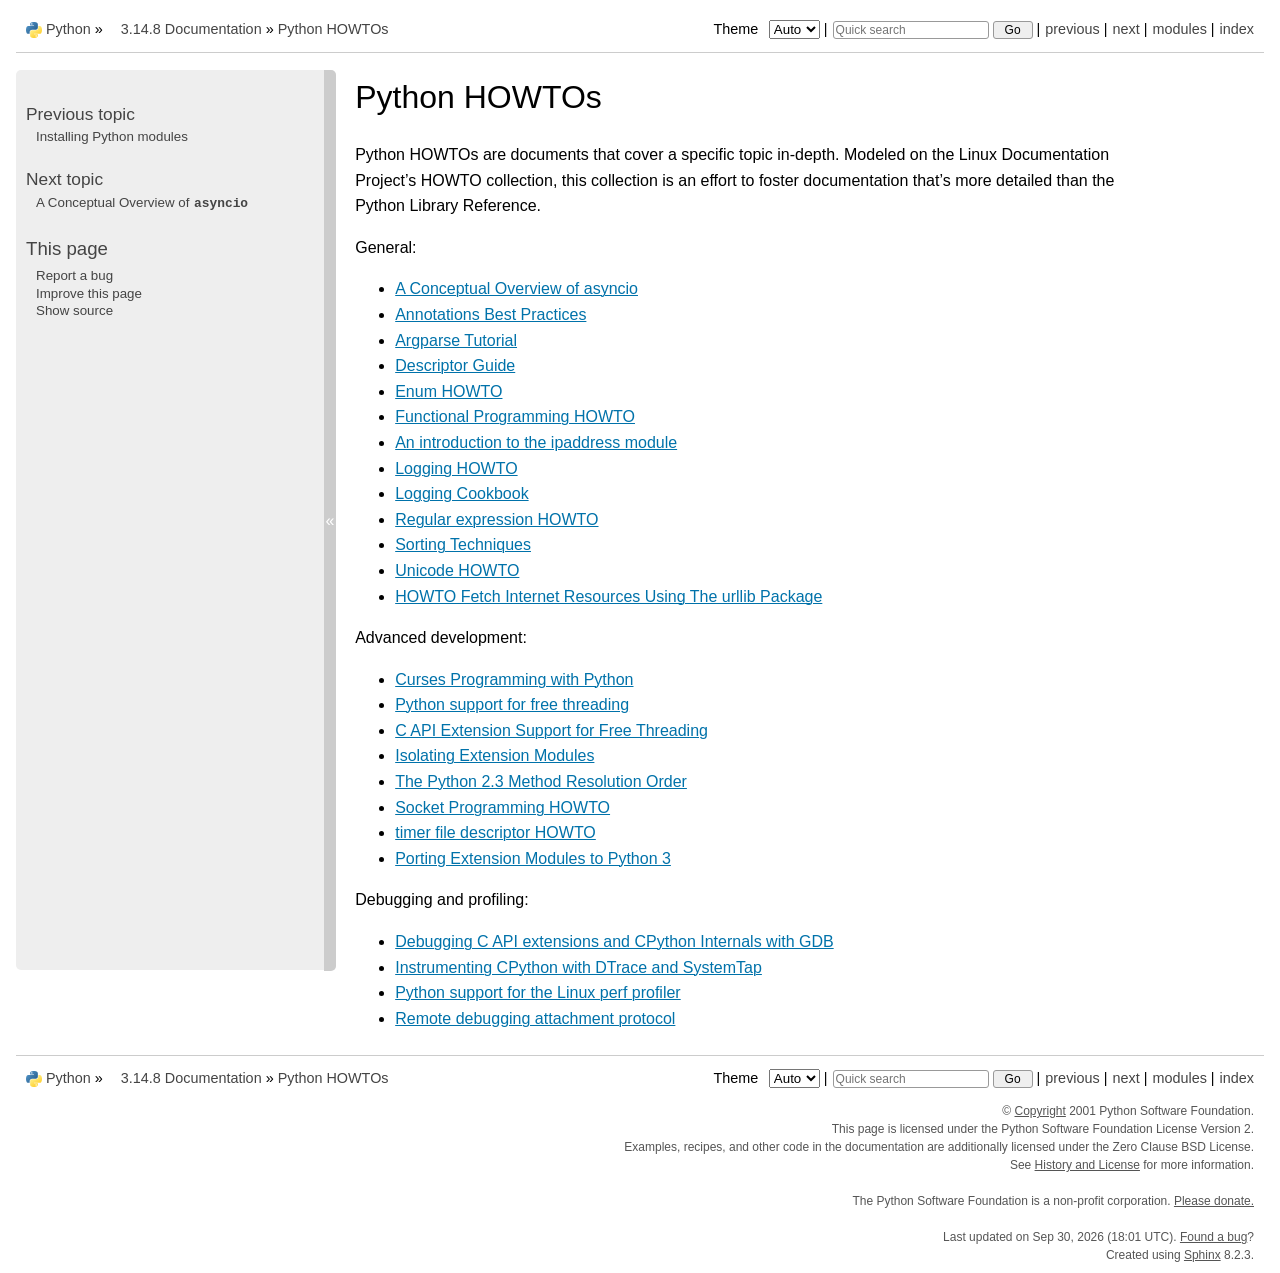
<file: Python/pythoncore-3.14-64/Doc/html/howto/index.html>
<!DOCTYPE html>

<html lang="en" data-content_root="../">
  <head>
    <meta charset="utf-8" />
    <meta name="viewport" content="width=device-width, initial-scale=1.0" /><meta name="viewport" content="width=device-width, initial-scale=1" />
<meta property="og:title" content="Python HOWTOs" />
<meta property="og:type" content="website" />
<meta property="og:url" content="https://docs.python.org/3/howto/index.html" />
<meta property="og:site_name" content="Python documentation" />
<meta property="og:description" content="Python HOWTOs are documents that cover a specific topic in-depth. Modeled on the Linux Documentation Project’s HOWTO collection, this collection is an effort to foster documentation that’s more det..." />
<meta property="og:image" content="_static/og-image.png" />
<meta property="og:image:alt" content="Python documentation" />
<meta name="description" content="Python HOWTOs are documents that cover a specific topic in-depth. Modeled on the Linux Documentation Project’s HOWTO collection, this collection is an effort to foster documentation that’s more det..." />
<meta name="theme-color" content="#3776ab">
<meta property="og:image:width" content="200">
<meta property="og:image:height" content="200">

    <title>Python HOWTOs &#8212; Python 3.14.8 documentation</title><meta name="viewport" content="width=device-width, initial-scale=1.0">
    
    <link rel="stylesheet" type="text/css" href="../_static/pygments.css?v=b86133f3" />
    <link rel="stylesheet" type="text/css" href="../_static/classic.css?v=234b1a7c" />
    <link rel="stylesheet" type="text/css" href="../_static/pydoctheme.css?v=48df1187" />
    <link id="pygments_dark_css" media="(prefers-color-scheme: dark)" rel="stylesheet" type="text/css" href="../_static/pygments_dark.css?v=0fc419ee" />
    
    <script src="../_static/documentation_options.js?v=8dbd9a09"></script>
    <script src="../_static/doctools.js?v=9bcbadda"></script>
    <script src="../_static/sphinx_highlight.js?v=dc90522c"></script>
    
    <script src="../_static/sidebar.js"></script>
    
    <link rel="search" type="application/opensearchdescription+xml"
          title="Search within Python 3.14.8 documentation"
          href="../_static/opensearch.xml"/>
    <link rel="author" title="About these documents" href="../about.html" />
    <link rel="index" title="Index" href="../genindex.html" />
    <link rel="search" title="Search" href="../search.html" />
    <link rel="copyright" title="Copyright" href="../copyright.html" />
    <link rel="next" title="A Conceptual Overview of asyncio" href="a-conceptual-overview-of-asyncio.html" />
    <link rel="prev" title="Installing Python modules" href="../installing/index.html" />
    
      
      <link rel="canonical" href="https://docs.python.org/3/howto/index.html">
      
    

    
    <style>
      @media only screen {
        table.full-width-table {
            width: 100%;
        }
      }
    </style>
<link rel="stylesheet" href="../_static/pydoctheme_dark.css" media="(prefers-color-scheme: dark)" id="pydoctheme_dark_css">
    <link rel="shortcut icon" type="image/png" href="../_static/py.svg">
            <script type="text/javascript" src="../_static/copybutton.js"></script>
            <script type="text/javascript" src="../_static/menu.js"></script>
            <script type="text/javascript" src="../_static/search-focus.js"></script>
            <script type="text/javascript" src="../_static/themetoggle.js"></script> 
            <script type="text/javascript" src="../_static/rtd_switcher.js"></script>
            <meta name="readthedocs-addons-api-version" content="1">

  </head>
<body>
<div class="mobile-nav">
    <input type="checkbox" id="menuToggler" class="toggler__input" aria-controls="navigation"
           aria-pressed="false" aria-expanded="false" role="button" aria-label="Menu">
    <nav class="nav-content" role="navigation">
        <label for="menuToggler" class="toggler__label">
            <span></span>
        </label>
        <span class="nav-items-wrapper">
            <a href="https://www.python.org/" class="nav-logo">
                <img src="../_static/py.svg" alt="Python logo">
            </a>
            <span class="version_switcher_placeholder"></span>
            <form role="search" class="search" action="../search.html" method="get">
                <svg xmlns="http://www.w3.org/2000/svg" width="20" height="20" viewBox="0 0 24 24" class="search-icon">
                    <path fill-rule="nonzero" fill="currentColor" d="M15.5 14h-.79l-.28-.27a6.5 6.5 0 001.48-5.34c-.47-2.78-2.79-5-5.59-5.34a6.505 6.505 0 00-7.27 7.27c.34 2.8 2.56 5.12 5.34 5.59a6.5 6.5 0 005.34-1.48l.27.28v.79l4.25 4.25c.41.41 1.08.41 1.49 0 .41-.41.41-1.08 0-1.49L15.5 14zm-6 0C7.01 14 5 11.99 5 9.5S7.01 5 9.5 5 14 7.01 14 9.5 11.99 14 9.5 14z"></path>
                </svg>
                <input placeholder="Quick search" aria-label="Quick search" type="search" name="q">
                <input type="submit" value="Go">
            </form>
        </span>
    </nav>
    <div class="menu-wrapper">
        <nav class="menu" role="navigation" aria-label="main navigation">
            <div class="language_switcher_placeholder"></div>
            
<label class="theme-selector-label">
    Theme
    <select class="theme-selector" oninput="activateTheme(this.value)">
        <option value="auto" selected>Auto</option>
        <option value="light">Light</option>
        <option value="dark">Dark</option>
    </select>
</label>
  <div>
    <h4>Previous topic</h4>
    <p class="topless"><a href="../installing/index.html"
                          title="previous chapter">Installing Python modules</a></p>
  </div>
  <div>
    <h4>Next topic</h4>
    <p class="topless"><a href="a-conceptual-overview-of-asyncio.html"
                          title="next chapter">A Conceptual Overview of <code class="xref py py-mod docutils literal notranslate"><span class="pre">asyncio</span></code></a></p>
  </div>
  <script>
    document.addEventListener('DOMContentLoaded', () => {
        const title = document.querySelector('meta[property="og:title"]').content;
        const elements = document.querySelectorAll('.improvepage');
        const pageurl = window.location.href.split('?')[0];
        elements.forEach(element => {
            const url = new URL(element.href.split('?')[0].replace("-nojs", ""));
            url.searchParams.set('pagetitle', title);
            url.searchParams.set('pageurl', pageurl);
            url.searchParams.set('pagesource', "howto/index.rst");
            element.href = url.toString();
        });
    });
  </script>
  <div role="note" aria-label="source link">
    <h3>This page</h3>
    <ul class="this-page-menu">
      <li><a href="../bugs.html">Report a bug</a></li>
      <li><a class="improvepage" href="../improve-page-nojs.html">Improve this page</a></li>
      <li>
        <a href="https://github.com/python/cpython/blob/3.14/Doc/howto/index.rst?plain=1"
            rel="nofollow">Show source
        </a>
      </li>
      
    </ul>
  </div>
        </nav>
    </div>
</div>

  
    <div class="related" role="navigation" aria-label="Related">
      <h3>Navigation</h3>
      <ul>
        <li class="right" style="margin-right: 10px">
          <a href="../genindex.html" title="General Index"
             accesskey="I">index</a></li>
        <li class="right" >
          <a href="../py-modindex.html" title="Python Module Index"
             >modules</a> |</li>
        <li class="right" >
          <a href="a-conceptual-overview-of-asyncio.html" title="A Conceptual Overview of asyncio"
             accesskey="N">next</a> |</li>
        <li class="right" >
          <a href="../installing/index.html" title="Installing Python modules"
             accesskey="P">previous</a> |</li>

          <li class="root-icon"><img src="../_static/py.svg" alt="Python logo" style="vertical-align: middle; margin-top: -1px"></li>
          <li><a href="https://www.python.org/">Python</a> &#187;</li>
          <li class="switchers">
            <div class="language_switcher_placeholder"></div>
            <div class="version_switcher_placeholder"></div>
          </li>
          <li>
              
          </li>
    <li id="cpython-language-and-version">
      <a href="../index.html">3.14.8 Documentation</a> &#187;
    </li>

        <li class="nav-item nav-item-this"><a href="">Python HOWTOs</a></li>
                <li class="right">
                    

    <div class="inline-search" role="search">
        <form class="inline-search" action="../search.html" method="get">
          <input placeholder="Quick search" aria-label="Quick search" type="search" name="q" id="search-box">
          <input type="submit" value="Go">
        </form>
    </div>
                     |
                </li>
            <li class="right">
<label class="theme-selector-label">
    Theme
    <select class="theme-selector" oninput="activateTheme(this.value)">
        <option value="auto" selected>Auto</option>
        <option value="light">Light</option>
        <option value="dark">Dark</option>
    </select>
</label> |</li>
            
      </ul>
    </div>    

    <div class="document">
      <div class="documentwrapper">
        <div class="bodywrapper">
          <div class="body" role="main">
            
  <section id="python-howtos">
<span id="how-tos"></span><h1>Python HOWTOs<a class="headerlink" href="#python-howtos" title="Link to this heading">¶</a></h1>
<p>Python HOWTOs are documents that cover a specific topic in-depth.
Modeled on the Linux Documentation Project’s HOWTO collection, this collection is an
effort to foster documentation that’s more detailed than the
Python Library Reference.</p>
<div class="toctree-wrapper compound">
</div>
<p>General:</p>
<ul class="simple">
<li><p><a class="reference internal" href="a-conceptual-overview-of-asyncio.html#a-conceptual-overview-of-asyncio"><span class="std std-ref">A Conceptual Overview of asyncio</span></a></p></li>
<li><p><a class="reference internal" href="annotations.html#annotations-howto"><span class="std std-ref">Annotations Best Practices</span></a></p></li>
<li><p><a class="reference internal" href="argparse.html#argparse-tutorial"><span class="std std-ref">Argparse Tutorial</span></a></p></li>
<li><p><a class="reference internal" href="descriptor.html#descriptorhowto"><span class="std std-ref">Descriptor Guide</span></a></p></li>
<li><p><a class="reference internal" href="enum.html#enum-howto"><span class="std std-ref">Enum HOWTO</span></a></p></li>
<li><p><a class="reference internal" href="functional.html#functional-howto"><span class="std std-ref">Functional Programming HOWTO</span></a></p></li>
<li><p><a class="reference internal" href="ipaddress.html#ipaddress-howto"><span class="std std-ref">An introduction to the ipaddress module</span></a></p></li>
<li><p><a class="reference internal" href="logging.html#logging-howto"><span class="std std-ref">Logging HOWTO</span></a></p></li>
<li><p><a class="reference internal" href="logging-cookbook.html#logging-cookbook"><span class="std std-ref">Logging Cookbook</span></a></p></li>
<li><p><a class="reference internal" href="regex.html#regex-howto"><span class="std std-ref">Regular expression HOWTO</span></a></p></li>
<li><p><a class="reference internal" href="sorting.html#sortinghowto"><span class="std std-ref">Sorting Techniques</span></a></p></li>
<li><p><a class="reference internal" href="unicode.html#unicode-howto"><span class="std std-ref">Unicode HOWTO</span></a></p></li>
<li><p><a class="reference internal" href="urllib2.html#urllib-howto"><span class="std std-ref">HOWTO Fetch Internet Resources Using The urllib Package</span></a></p></li>
</ul>
<p>Advanced development:</p>
<ul class="simple">
<li><p><a class="reference internal" href="curses.html#curses-howto"><span class="std std-ref">Curses Programming with Python</span></a></p></li>
<li><p><a class="reference internal" href="free-threading-python.html#freethreading-python-howto"><span class="std std-ref">Python support for free threading</span></a></p></li>
<li><p><a class="reference internal" href="free-threading-extensions.html#freethreading-extensions-howto"><span class="std std-ref">C API Extension Support for Free Threading</span></a></p></li>
<li><p><a class="reference internal" href="isolating-extensions.html#isolating-extensions-howto"><span class="std std-ref">Isolating Extension Modules</span></a></p></li>
<li><p><a class="reference internal" href="mro.html#python-2-3-mro"><span class="std std-ref">The Python 2.3 Method Resolution Order</span></a></p></li>
<li><p><a class="reference internal" href="sockets.html#socket-howto"><span class="std std-ref">Socket Programming HOWTO</span></a></p></li>
<li><p><a class="reference internal" href="timerfd.html#timerfd-howto"><span class="std std-ref">timer file descriptor HOWTO</span></a></p></li>
<li><p><a class="reference internal" href="cporting.html#cporting-howto"><span class="std std-ref">Porting Extension Modules to Python 3</span></a></p></li>
</ul>
<p>Debugging and profiling:</p>
<ul class="simple">
<li><p><a class="reference internal" href="gdb_helpers.html#gdb"><span class="std std-ref">Debugging C API extensions and CPython Internals with GDB</span></a></p></li>
<li><p><a class="reference internal" href="instrumentation.html#instrumentation"><span class="std std-ref">Instrumenting CPython with DTrace and SystemTap</span></a></p></li>
<li><p><a class="reference internal" href="perf_profiling.html#perf-profiling"><span class="std std-ref">Python support for the Linux perf profiler</span></a></p></li>
<li><p><a class="reference internal" href="remote_debugging.html#remote-debugging"><span class="std std-ref">Remote debugging attachment protocol</span></a></p></li>
</ul>
</section>


            <div class="clearer"></div>
          </div>
        </div>
      </div>
      <div class="sphinxsidebar" role="navigation" aria-label="Main">
        <div class="sphinxsidebarwrapper">
  <div>
    <h4>Previous topic</h4>
    <p class="topless"><a href="../installing/index.html"
                          title="previous chapter">Installing Python modules</a></p>
  </div>
  <div>
    <h4>Next topic</h4>
    <p class="topless"><a href="a-conceptual-overview-of-asyncio.html"
                          title="next chapter">A Conceptual Overview of <code class="xref py py-mod docutils literal notranslate"><span class="pre">asyncio</span></code></a></p>
  </div>
  <script>
    document.addEventListener('DOMContentLoaded', () => {
        const title = document.querySelector('meta[property="og:title"]').content;
        const elements = document.querySelectorAll('.improvepage');
        const pageurl = window.location.href.split('?')[0];
        elements.forEach(element => {
            const url = new URL(element.href.split('?')[0].replace("-nojs", ""));
            url.searchParams.set('pagetitle', title);
            url.searchParams.set('pageurl', pageurl);
            url.searchParams.set('pagesource', "howto/index.rst");
            element.href = url.toString();
        });
    });
  </script>
  <div role="note" aria-label="source link">
    <h3>This page</h3>
    <ul class="this-page-menu">
      <li><a href="../bugs.html">Report a bug</a></li>
      <li><a class="improvepage" href="../improve-page-nojs.html">Improve this page</a></li>
      <li>
        <a href="https://github.com/python/cpython/blob/3.14/Doc/howto/index.rst?plain=1"
            rel="nofollow">Show source
        </a>
      </li>
      
    </ul>
  </div>
        </div>
<div id="sidebarbutton" title="Collapse sidebar">
<span>«</span>
</div>

      </div>
      <div class="clearer"></div>
    </div>  
    <div class="related" role="navigation" aria-label="Related">
      <h3>Navigation</h3>
      <ul>
        <li class="right" style="margin-right: 10px">
          <a href="../genindex.html" title="General Index"
             >index</a></li>
        <li class="right" >
          <a href="../py-modindex.html" title="Python Module Index"
             >modules</a> |</li>
        <li class="right" >
          <a href="a-conceptual-overview-of-asyncio.html" title="A Conceptual Overview of asyncio"
             >next</a> |</li>
        <li class="right" >
          <a href="../installing/index.html" title="Installing Python modules"
             >previous</a> |</li>

          <li class="root-icon"><img src="../_static/py.svg" alt="Python logo" style="vertical-align: middle; margin-top: -1px"></li>
          <li><a href="https://www.python.org/">Python</a> &#187;</li>
          <li class="switchers">
            <div class="language_switcher_placeholder"></div>
            <div class="version_switcher_placeholder"></div>
          </li>
          <li>
              
          </li>
    <li id="cpython-language-and-version">
      <a href="../index.html">3.14.8 Documentation</a> &#187;
    </li>

        <li class="nav-item nav-item-this"><a href="">Python HOWTOs</a></li>
                <li class="right">
                    

    <div class="inline-search" role="search">
        <form class="inline-search" action="../search.html" method="get">
          <input placeholder="Quick search" aria-label="Quick search" type="search" name="q" id="search-box">
          <input type="submit" value="Go">
        </form>
    </div>
                     |
                </li>
            <li class="right">
<label class="theme-selector-label">
    Theme
    <select class="theme-selector" oninput="activateTheme(this.value)">
        <option value="auto" selected>Auto</option>
        <option value="light">Light</option>
        <option value="dark">Dark</option>
    </select>
</label> |</li>
            
      </ul>
    </div>  
    <div class="footer">
    &copy; <a href="../copyright.html">Copyright</a> 2001 Python Software Foundation.
    <br>
    This page is licensed under the Python Software Foundation License Version 2.
    <br>
    Examples, recipes, and other code in the documentation are additionally licensed under the Zero Clause BSD License.
    <br>
    
      See <a href="/license.html">History and License</a> for more information.<br>
    
    
    <br>

    The Python Software Foundation is a non-profit corporation.
<a href="https://www.python.org/psf/donations/">Please donate.</a>
<br>
    <br>
      Last updated on Sep 30, 2026 (18:01 UTC).
    
      <a href="/bugs.html">Found a bug</a>?
    
    <br>

    Created using <a href="https://www.sphinx-doc.org/">Sphinx</a> 8.2.3.
    </div>

  </body>
</html>
</file>
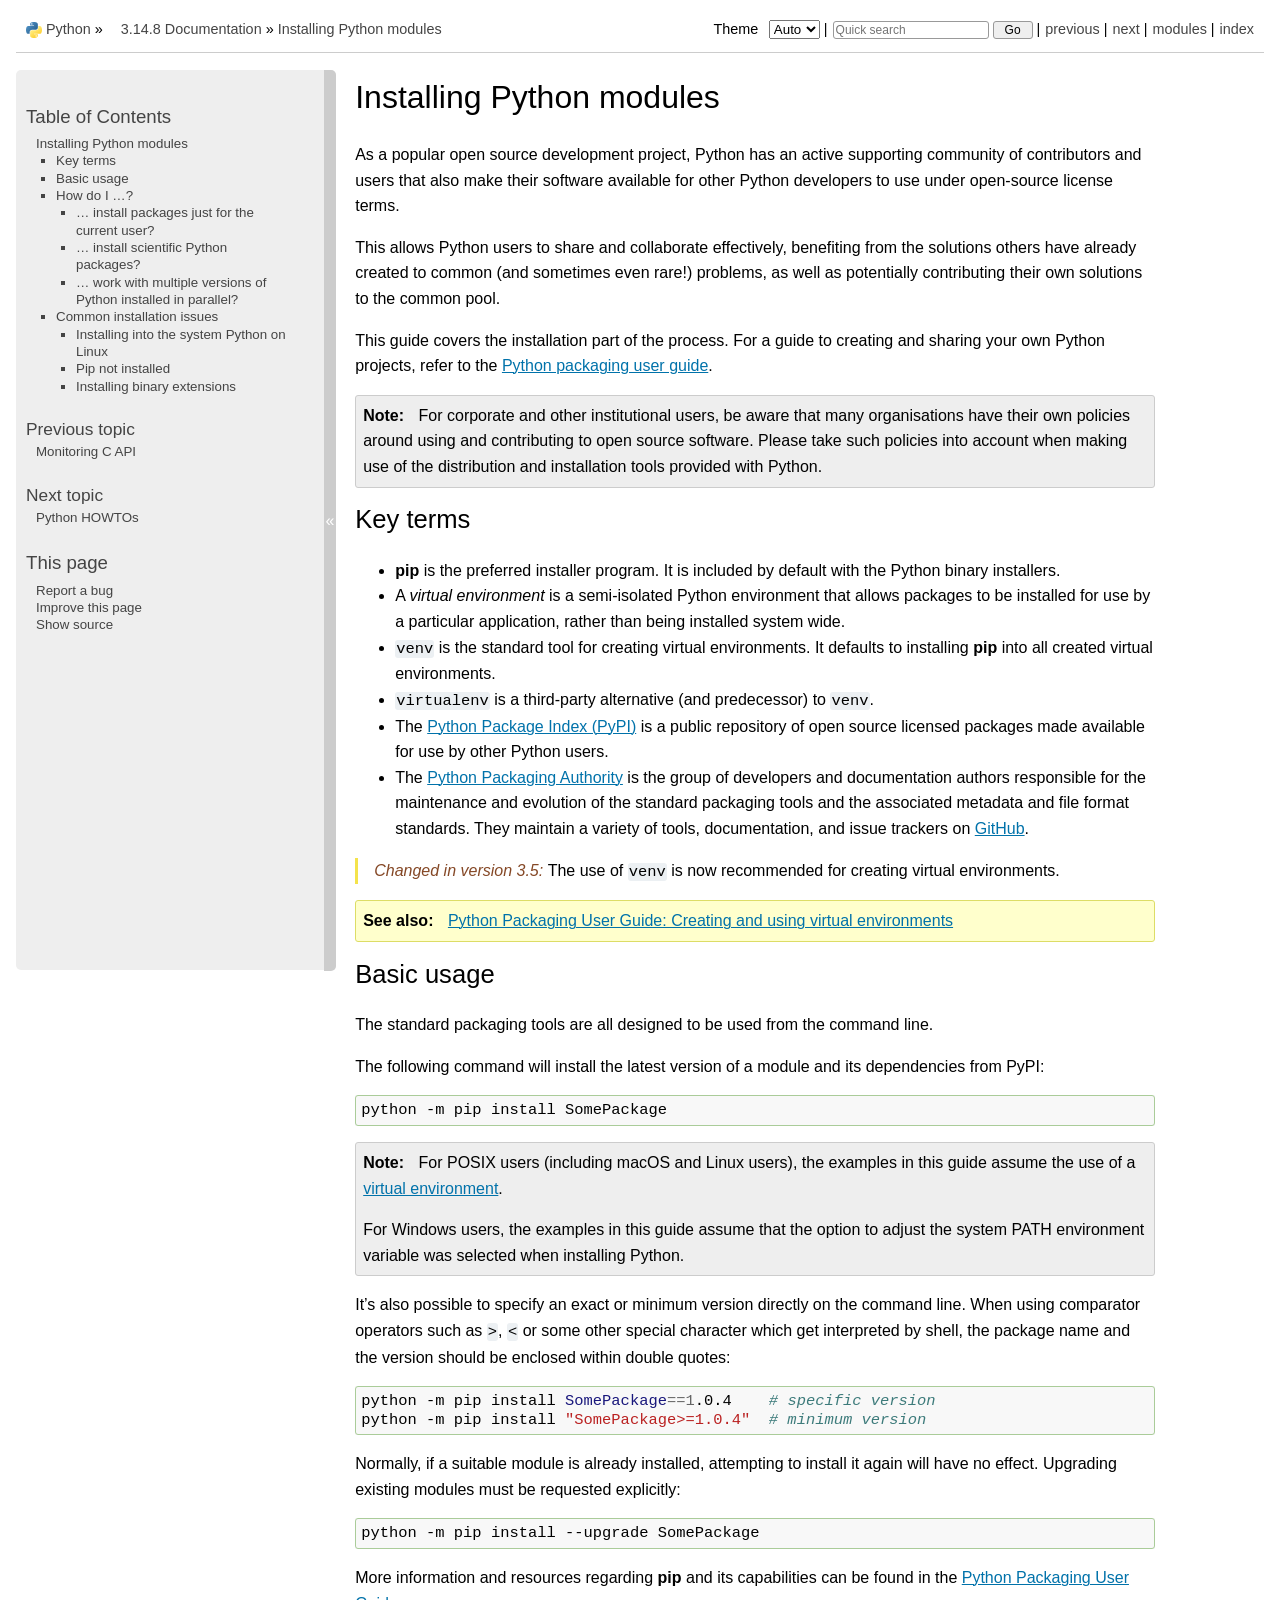
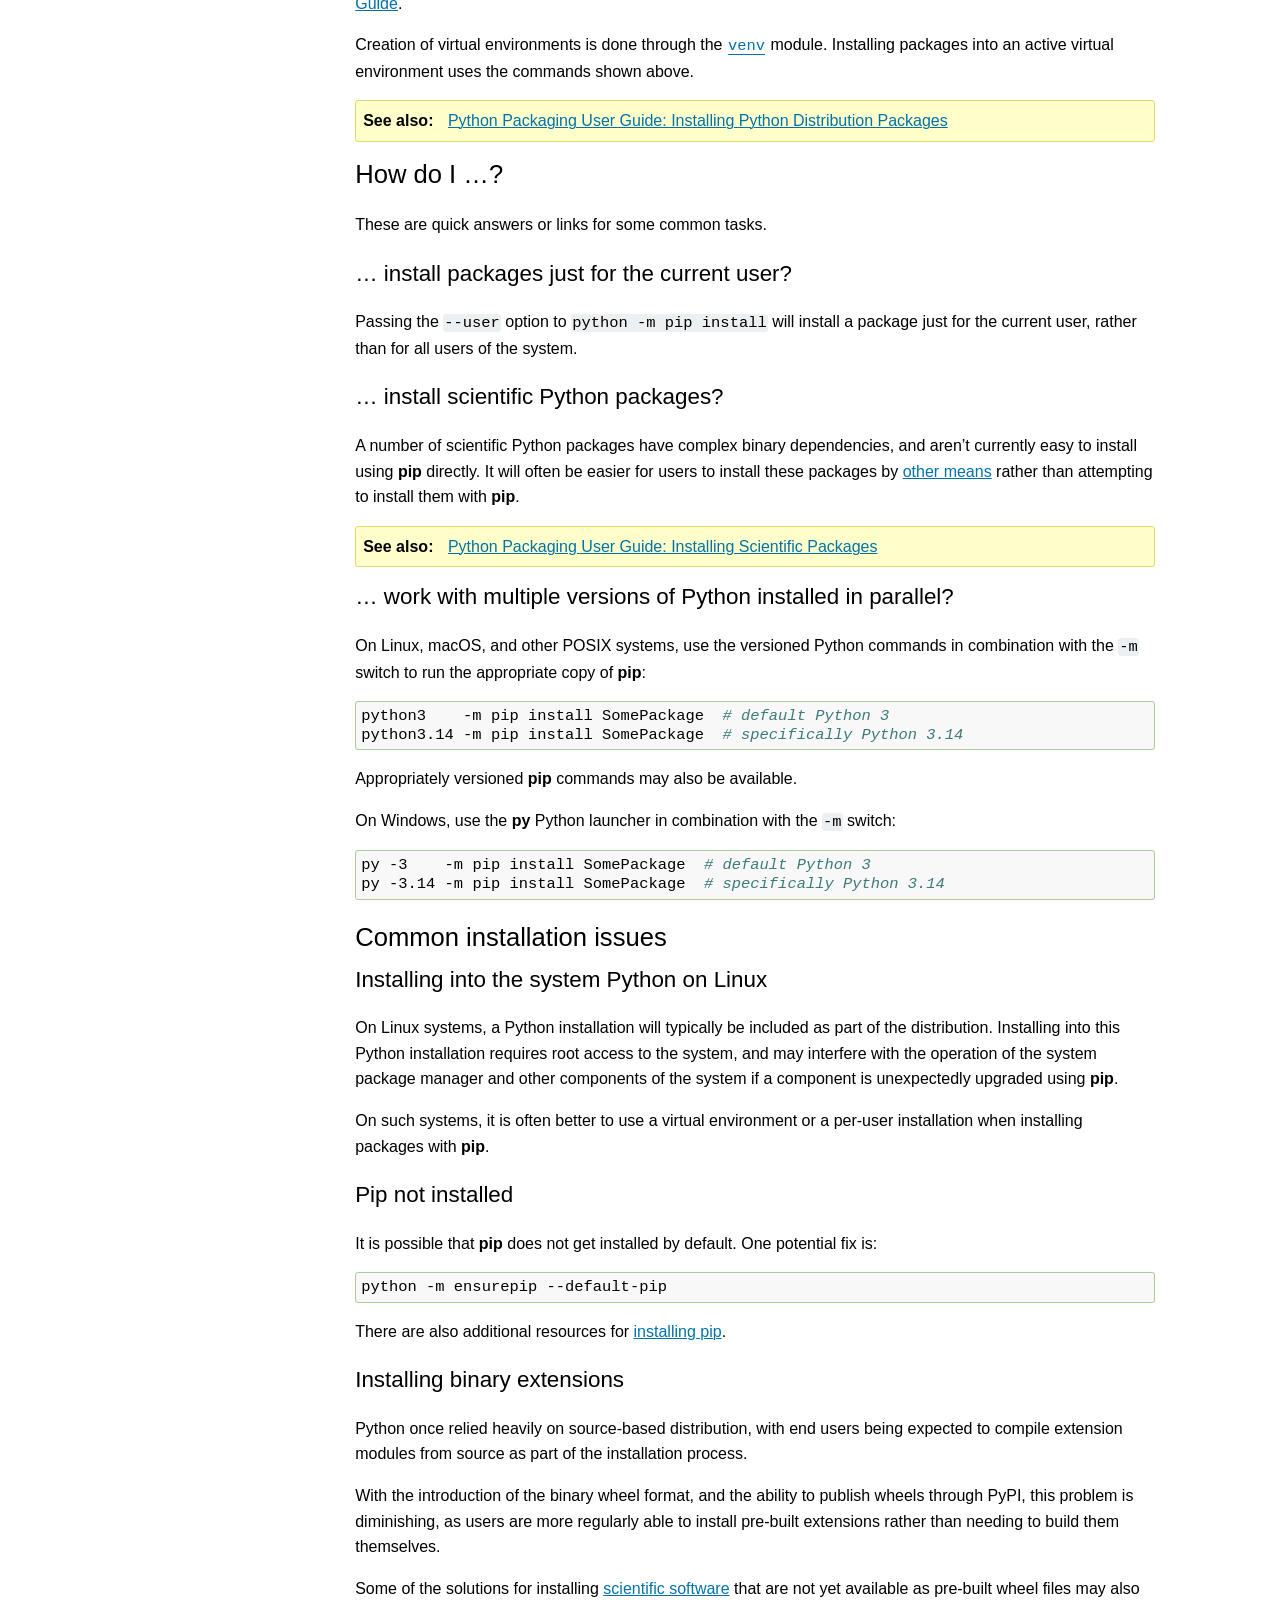
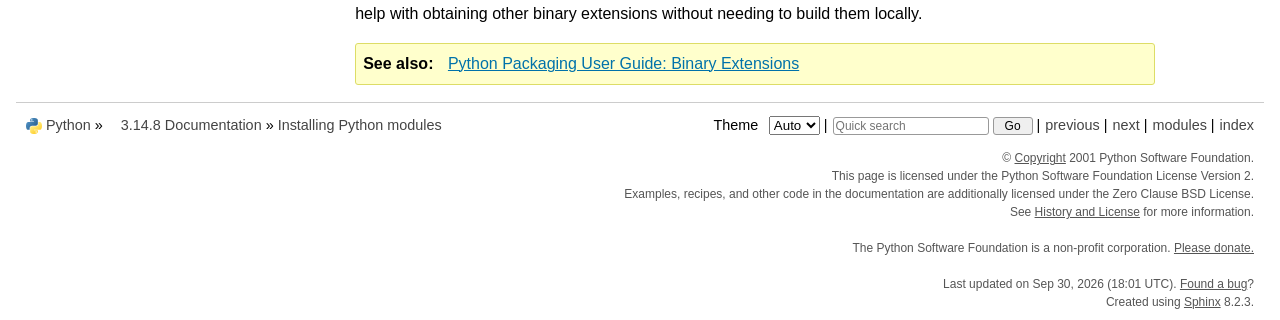
<file: Python/pythoncore-3.14-64/Doc/html/installing/index.html>
<!DOCTYPE html>

<html lang="en" data-content_root="../">
  <head>
    <meta charset="utf-8" />
    <meta name="viewport" content="width=device-width, initial-scale=1.0" /><meta name="viewport" content="width=device-width, initial-scale=1" />
<meta property="og:title" content="Installing Python modules" />
<meta property="og:type" content="website" />
<meta property="og:url" content="https://docs.python.org/3/installing/index.html" />
<meta property="og:site_name" content="Python documentation" />
<meta property="og:description" content="As a popular open source development project, Python has an active supporting community of contributors and users that also make their software available for other Python developers to use under op..." />
<meta property="og:image" content="_static/og-image.png" />
<meta property="og:image:alt" content="Python documentation" />
<meta name="description" content="As a popular open source development project, Python has an active supporting community of contributors and users that also make their software available for other Python developers to use under op..." />
<meta name="theme-color" content="#3776ab">
<meta property="og:image:width" content="200">
<meta property="og:image:height" content="200">

    <title>Installing Python modules &#8212; Python 3.14.8 documentation</title><meta name="viewport" content="width=device-width, initial-scale=1.0">
    
    <link rel="stylesheet" type="text/css" href="../_static/pygments.css?v=b86133f3" />
    <link rel="stylesheet" type="text/css" href="../_static/classic.css?v=234b1a7c" />
    <link rel="stylesheet" type="text/css" href="../_static/pydoctheme.css?v=48df1187" />
    <link id="pygments_dark_css" media="(prefers-color-scheme: dark)" rel="stylesheet" type="text/css" href="../_static/pygments_dark.css?v=0fc419ee" />
    
    <script src="../_static/documentation_options.js?v=8dbd9a09"></script>
    <script src="../_static/doctools.js?v=9bcbadda"></script>
    <script src="../_static/sphinx_highlight.js?v=dc90522c"></script>
    
    <script src="../_static/sidebar.js"></script>
    
    <link rel="search" type="application/opensearchdescription+xml"
          title="Search within Python 3.14.8 documentation"
          href="../_static/opensearch.xml"/>
    <link rel="author" title="About these documents" href="../about.html" />
    <link rel="index" title="Index" href="../genindex.html" />
    <link rel="search" title="Search" href="../search.html" />
    <link rel="copyright" title="Copyright" href="../copyright.html" />
    <link rel="next" title="Python HOWTOs" href="../howto/index.html" />
    <link rel="prev" title="Monitoring C API" href="../c-api/monitoring.html" />
    
      
      <link rel="canonical" href="https://docs.python.org/3/installing/index.html">
      
    

    
    <style>
      @media only screen {
        table.full-width-table {
            width: 100%;
        }
      }
    </style>
<link rel="stylesheet" href="../_static/pydoctheme_dark.css" media="(prefers-color-scheme: dark)" id="pydoctheme_dark_css">
    <link rel="shortcut icon" type="image/png" href="../_static/py.svg">
            <script type="text/javascript" src="../_static/copybutton.js"></script>
            <script type="text/javascript" src="../_static/menu.js"></script>
            <script type="text/javascript" src="../_static/search-focus.js"></script>
            <script type="text/javascript" src="../_static/themetoggle.js"></script> 
            <script type="text/javascript" src="../_static/rtd_switcher.js"></script>
            <meta name="readthedocs-addons-api-version" content="1">

  </head>
<body>
<div class="mobile-nav">
    <input type="checkbox" id="menuToggler" class="toggler__input" aria-controls="navigation"
           aria-pressed="false" aria-expanded="false" role="button" aria-label="Menu">
    <nav class="nav-content" role="navigation">
        <label for="menuToggler" class="toggler__label">
            <span></span>
        </label>
        <span class="nav-items-wrapper">
            <a href="https://www.python.org/" class="nav-logo">
                <img src="../_static/py.svg" alt="Python logo">
            </a>
            <span class="version_switcher_placeholder"></span>
            <form role="search" class="search" action="../search.html" method="get">
                <svg xmlns="http://www.w3.org/2000/svg" width="20" height="20" viewBox="0 0 24 24" class="search-icon">
                    <path fill-rule="nonzero" fill="currentColor" d="M15.5 14h-.79l-.28-.27a6.5 6.5 0 001.48-5.34c-.47-2.78-2.79-5-5.59-5.34a6.505 6.505 0 00-7.27 7.27c.34 2.8 2.56 5.12 5.34 5.59a6.5 6.5 0 005.34-1.48l.27.28v.79l4.25 4.25c.41.41 1.08.41 1.49 0 .41-.41.41-1.08 0-1.49L15.5 14zm-6 0C7.01 14 5 11.99 5 9.5S7.01 5 9.5 5 14 7.01 14 9.5 11.99 14 9.5 14z"></path>
                </svg>
                <input placeholder="Quick search" aria-label="Quick search" type="search" name="q">
                <input type="submit" value="Go">
            </form>
        </span>
    </nav>
    <div class="menu-wrapper">
        <nav class="menu" role="navigation" aria-label="main navigation">
            <div class="language_switcher_placeholder"></div>
            
<label class="theme-selector-label">
    Theme
    <select class="theme-selector" oninput="activateTheme(this.value)">
        <option value="auto" selected>Auto</option>
        <option value="light">Light</option>
        <option value="dark">Dark</option>
    </select>
</label>
  <div>
    <h3><a href="../contents.html">Table of Contents</a></h3>
    <ul>
<li><a class="reference internal" href="#">Installing Python modules</a><ul>
<li><a class="reference internal" href="#key-terms">Key terms</a></li>
<li><a class="reference internal" href="#basic-usage">Basic usage</a></li>
<li><a class="reference internal" href="#how-do-i">How do I …?</a><ul>
<li><a class="reference internal" href="#install-packages-just-for-the-current-user">… install packages just for the current user?</a></li>
<li><a class="reference internal" href="#install-scientific-python-packages">… install scientific Python packages?</a></li>
<li><a class="reference internal" href="#work-with-multiple-versions-of-python-installed-in-parallel">… work with multiple versions of Python installed in parallel?</a></li>
</ul>
</li>
<li><a class="reference internal" href="#common-installation-issues">Common installation issues</a><ul>
<li><a class="reference internal" href="#installing-into-the-system-python-on-linux">Installing into the system Python on Linux</a></li>
<li><a class="reference internal" href="#pip-not-installed">Pip not installed</a></li>
<li><a class="reference internal" href="#installing-binary-extensions">Installing binary extensions</a></li>
</ul>
</li>
</ul>
</li>
</ul>

  </div>
  <div>
    <h4>Previous topic</h4>
    <p class="topless"><a href="../c-api/monitoring.html"
                          title="previous chapter">Monitoring C API</a></p>
  </div>
  <div>
    <h4>Next topic</h4>
    <p class="topless"><a href="../howto/index.html"
                          title="next chapter">Python HOWTOs</a></p>
  </div>
  <script>
    document.addEventListener('DOMContentLoaded', () => {
        const title = document.querySelector('meta[property="og:title"]').content;
        const elements = document.querySelectorAll('.improvepage');
        const pageurl = window.location.href.split('?')[0];
        elements.forEach(element => {
            const url = new URL(element.href.split('?')[0].replace("-nojs", ""));
            url.searchParams.set('pagetitle', title);
            url.searchParams.set('pageurl', pageurl);
            url.searchParams.set('pagesource', "installing/index.rst");
            element.href = url.toString();
        });
    });
  </script>
  <div role="note" aria-label="source link">
    <h3>This page</h3>
    <ul class="this-page-menu">
      <li><a href="../bugs.html">Report a bug</a></li>
      <li><a class="improvepage" href="../improve-page-nojs.html">Improve this page</a></li>
      <li>
        <a href="https://github.com/python/cpython/blob/3.14/Doc/installing/index.rst?plain=1"
            rel="nofollow">Show source
        </a>
      </li>
      
    </ul>
  </div>
        </nav>
    </div>
</div>

  
    <div class="related" role="navigation" aria-label="Related">
      <h3>Navigation</h3>
      <ul>
        <li class="right" style="margin-right: 10px">
          <a href="../genindex.html" title="General Index"
             accesskey="I">index</a></li>
        <li class="right" >
          <a href="../py-modindex.html" title="Python Module Index"
             >modules</a> |</li>
        <li class="right" >
          <a href="../howto/index.html" title="Python HOWTOs"
             accesskey="N">next</a> |</li>
        <li class="right" >
          <a href="../c-api/monitoring.html" title="Monitoring C API"
             accesskey="P">previous</a> |</li>

          <li class="root-icon"><img src="../_static/py.svg" alt="Python logo" style="vertical-align: middle; margin-top: -1px"></li>
          <li><a href="https://www.python.org/">Python</a> &#187;</li>
          <li class="switchers">
            <div class="language_switcher_placeholder"></div>
            <div class="version_switcher_placeholder"></div>
          </li>
          <li>
              
          </li>
    <li id="cpython-language-and-version">
      <a href="../index.html">3.14.8 Documentation</a> &#187;
    </li>

        <li class="nav-item nav-item-this"><a href="">Installing Python modules</a></li>
                <li class="right">
                    

    <div class="inline-search" role="search">
        <form class="inline-search" action="../search.html" method="get">
          <input placeholder="Quick search" aria-label="Quick search" type="search" name="q" id="search-box">
          <input type="submit" value="Go">
        </form>
    </div>
                     |
                </li>
            <li class="right">
<label class="theme-selector-label">
    Theme
    <select class="theme-selector" oninput="activateTheme(this.value)">
        <option value="auto" selected>Auto</option>
        <option value="light">Light</option>
        <option value="dark">Dark</option>
    </select>
</label> |</li>
            
      </ul>
    </div>    

    <div class="document">
      <div class="documentwrapper">
        <div class="bodywrapper">
          <div class="body" role="main">
            
  <section id="installing-python-modules">
<span id="installing-index"></span><h1>Installing Python modules<a class="headerlink" href="#installing-python-modules" title="Link to this heading">¶</a></h1>
<p>As a popular open source development project, Python has an active
supporting community of contributors and users that also make their software
available for other Python developers to use under open-source license terms.</p>
<p>This allows Python users to share and collaborate effectively, benefiting
from the solutions others have already created to common (and sometimes
even rare!) problems, as well as potentially contributing their own
solutions to the common pool.</p>
<p>This guide covers the installation part of the process. For a guide to
creating and sharing your own Python projects, refer to the
<a class="reference external" href="https://packaging.python.org/en/latest/tutorials/packaging-projects/">Python packaging user guide</a>.</p>
<div class="admonition note">
<p class="admonition-title">Note</p>
<p>For corporate and other institutional users, be aware that many
organisations have their own policies around using and contributing to
open source software. Please take such policies into account when making
use of the distribution and installation tools provided with Python.</p>
</div>
<section id="key-terms">
<h2>Key terms<a class="headerlink" href="#key-terms" title="Link to this heading">¶</a></h2>
<ul class="simple">
<li><p><strong class="program">pip</strong> is the preferred installer program. It
is included by default with the Python binary installers.</p></li>
<li><p>A <em>virtual environment</em> is a semi-isolated Python environment that allows
packages to be installed for use by a particular application, rather than
being installed system wide.</p></li>
<li><p><code class="docutils literal notranslate"><span class="pre">venv</span></code> is the standard tool for creating virtual environments.
It defaults to installing <strong class="program">pip</strong> into all created virtual environments.</p></li>
<li><p><code class="docutils literal notranslate"><span class="pre">virtualenv</span></code> is a third-party alternative (and predecessor) to
<code class="docutils literal notranslate"><span class="pre">venv</span></code>.</p></li>
<li><p>The <a class="reference external" href="https://pypi.org">Python Package Index (PyPI)</a> is a public
repository of open source licensed packages made available for use by
other Python users.</p></li>
<li><p>The <a class="reference external" href="https://www.pypa.io/">Python Packaging Authority</a> is the group of
developers and documentation authors responsible for the maintenance and
evolution of the standard packaging tools and the associated metadata and
file format standards. They maintain a variety of tools, documentation,
and issue trackers on <a class="reference external" href="https://github.com/pypa">GitHub</a>.</p></li>
</ul>
<div class="versionchanged">
<p><span class="versionmodified changed">Changed in version 3.5: </span>The use of <code class="docutils literal notranslate"><span class="pre">venv</span></code> is now recommended for creating virtual environments.</p>
</div>
<div class="admonition seealso">
<p class="admonition-title">See also</p>
<p><a class="reference external" href="https://packaging.python.org/installing/#creating-virtual-environments">Python Packaging User Guide: Creating and using virtual environments</a></p>
</div>
</section>
<section id="basic-usage">
<h2>Basic usage<a class="headerlink" href="#basic-usage" title="Link to this heading">¶</a></h2>
<p>The standard packaging tools are all designed to be used from the command
line.</p>
<p>The following command will install the latest version of a module and its
dependencies from PyPI:</p>
<div class="highlight-shell notranslate"><div class="highlight"><pre><span></span>python<span class="w"> </span>-m<span class="w"> </span>pip<span class="w"> </span>install<span class="w"> </span>SomePackage
</pre></div>
</div>
<div class="admonition note">
<p class="admonition-title">Note</p>
<p>For POSIX users (including macOS and Linux users), the examples in
this guide assume the use of a <a class="reference internal" href="../glossary.html#term-virtual-environment"><span class="xref std std-term">virtual environment</span></a>.</p>
<p>For Windows users, the examples in this guide assume that the option to
adjust the system PATH environment variable was selected when installing
Python.</p>
</div>
<p>It’s also possible to specify an exact or minimum version directly on the
command line. When using comparator operators such as <code class="docutils literal notranslate"><span class="pre">&gt;</span></code>, <code class="docutils literal notranslate"><span class="pre">&lt;</span></code> or some other
special character which get interpreted by shell, the package name and the
version should be enclosed within double quotes:</p>
<div class="highlight-shell notranslate"><div class="highlight"><pre><span></span>python<span class="w"> </span>-m<span class="w"> </span>pip<span class="w"> </span>install<span class="w"> </span><span class="nv">SomePackage</span><span class="o">==</span><span class="m">1</span>.0.4<span class="w">    </span><span class="c1"># specific version</span>
python<span class="w"> </span>-m<span class="w"> </span>pip<span class="w"> </span>install<span class="w"> </span><span class="s2">"SomePackage&gt;=1.0.4"</span><span class="w">  </span><span class="c1"># minimum version</span>
</pre></div>
</div>
<p>Normally, if a suitable module is already installed, attempting to install
it again will have no effect. Upgrading existing modules must be requested
explicitly:</p>
<div class="highlight-shell notranslate"><div class="highlight"><pre><span></span>python<span class="w"> </span>-m<span class="w"> </span>pip<span class="w"> </span>install<span class="w"> </span>--upgrade<span class="w"> </span>SomePackage
</pre></div>
</div>
<p>More information and resources regarding <strong class="program">pip</strong> and its capabilities can be
found in the <a class="reference external" href="https://packaging.python.org">Python Packaging User Guide</a>.</p>
<p>Creation of virtual environments is done through the <a class="reference internal" href="../library/venv.html#module-venv" title="venv: Creation of virtual environments."><code class="xref py py-mod docutils literal notranslate"><span class="pre">venv</span></code></a> module.
Installing packages into an active virtual environment uses the commands shown
above.</p>
<div class="admonition seealso">
<p class="admonition-title">See also</p>
<p><a class="reference external" href="https://packaging.python.org/installing/">Python Packaging User Guide: Installing Python Distribution Packages</a></p>
</div>
</section>
<section id="how-do-i">
<h2>How do I …?<a class="headerlink" href="#how-do-i" title="Link to this heading">¶</a></h2>
<p>These are quick answers or links for some common tasks.</p>
<section id="install-packages-just-for-the-current-user">
<h3>… install packages just for the current user?<a class="headerlink" href="#install-packages-just-for-the-current-user" title="Link to this heading">¶</a></h3>
<p>Passing the <code class="docutils literal notranslate"><span class="pre">--user</span></code> option to <code class="docutils literal notranslate"><span class="pre">python</span> <span class="pre">-m</span> <span class="pre">pip</span> <span class="pre">install</span></code> will install a
package just for the current user, rather than for all users of the system.</p>
</section>
<section id="install-scientific-python-packages">
<h3>… install scientific Python packages?<a class="headerlink" href="#install-scientific-python-packages" title="Link to this heading">¶</a></h3>
<p>A number of scientific Python packages have complex binary dependencies, and
aren’t currently easy to install using <strong class="program">pip</strong> directly.
It will often be easier for users to install these packages by
<a class="reference external" href="https://packaging.python.org/science/">other means</a>
rather than attempting to install them with <strong class="program">pip</strong>.</p>
<div class="admonition seealso">
<p class="admonition-title">See also</p>
<p><a class="reference external" href="https://packaging.python.org/science/">Python Packaging User Guide: Installing Scientific Packages</a></p>
</div>
</section>
<section id="work-with-multiple-versions-of-python-installed-in-parallel">
<h3>… work with multiple versions of Python installed in parallel?<a class="headerlink" href="#work-with-multiple-versions-of-python-installed-in-parallel" title="Link to this heading">¶</a></h3>
<p>On Linux, macOS, and other POSIX systems, use the versioned Python commands
in combination with the <code class="docutils literal notranslate"><span class="pre">-m</span></code> switch to run the appropriate copy of
<strong class="program">pip</strong>:</p>
<div class="highlight-shell notranslate"><div class="highlight"><pre><span></span>python3<span class="w">    </span>-m<span class="w"> </span>pip<span class="w"> </span>install<span class="w"> </span>SomePackage<span class="w">  </span><span class="c1"># default Python 3</span>
python3.14<span class="w"> </span>-m<span class="w"> </span>pip<span class="w"> </span>install<span class="w"> </span>SomePackage<span class="w">  </span><span class="c1"># specifically Python 3.14</span>
</pre></div>
</div>
<p>Appropriately versioned <strong class="program">pip</strong> commands may also be available.</p>
<p>On Windows, use the <strong class="program">py</strong> Python launcher in combination with the <code class="docutils literal notranslate"><span class="pre">-m</span></code>
switch:</p>
<div class="highlight-shell notranslate"><div class="highlight"><pre><span></span>py<span class="w"> </span>-3<span class="w">    </span>-m<span class="w"> </span>pip<span class="w"> </span>install<span class="w"> </span>SomePackage<span class="w">  </span><span class="c1"># default Python 3</span>
py<span class="w"> </span>-3.14<span class="w"> </span>-m<span class="w"> </span>pip<span class="w"> </span>install<span class="w"> </span>SomePackage<span class="w">  </span><span class="c1"># specifically Python 3.14</span>
</pre></div>
</div>
</section>
</section>
<section id="common-installation-issues">
<h2>Common installation issues<a class="headerlink" href="#common-installation-issues" title="Link to this heading">¶</a></h2>
<section id="installing-into-the-system-python-on-linux">
<h3>Installing into the system Python on Linux<a class="headerlink" href="#installing-into-the-system-python-on-linux" title="Link to this heading">¶</a></h3>
<p>On Linux systems, a Python installation will typically be included as part
of the distribution. Installing into this Python installation requires
root access to the system, and may interfere with the operation of the
system package manager and other components of the system if a component
is unexpectedly upgraded using <strong class="program">pip</strong>.</p>
<p>On such systems, it is often better to use a virtual environment or a
per-user installation when installing packages with <strong class="program">pip</strong>.</p>
</section>
<section id="pip-not-installed">
<h3>Pip not installed<a class="headerlink" href="#pip-not-installed" title="Link to this heading">¶</a></h3>
<p>It is possible that <strong class="program">pip</strong> does not get installed by default. One potential fix is:</p>
<div class="highlight-shell notranslate"><div class="highlight"><pre><span></span>python<span class="w"> </span>-m<span class="w"> </span>ensurepip<span class="w"> </span>--default-pip
</pre></div>
</div>
<p>There are also additional resources for <a class="reference external" href="https://packaging.python.org/en/latest/tutorials/installing-packages/#ensure-pip-setuptools-and-wheel-are-up-to-date">installing pip</a>.</p>
</section>
<section id="installing-binary-extensions">
<h3>Installing binary extensions<a class="headerlink" href="#installing-binary-extensions" title="Link to this heading">¶</a></h3>
<p>Python once relied heavily on source-based distribution, with end
users being expected to compile extension modules from source as part of
the installation process.</p>
<p>With the introduction of the binary wheel format, and the
ability to publish wheels through PyPI, this problem is diminishing,
as users are more regularly able to install pre-built extensions rather
than needing to build them themselves.</p>
<p>Some of the solutions for installing <a class="reference external" href="https://packaging.python.org/science/">scientific software</a>
that are not yet available as pre-built wheel files may also help with
obtaining other binary extensions without needing to build them locally.</p>
<div class="admonition seealso">
<p class="admonition-title">See also</p>
<p><a class="reference external" href="https://packaging.python.org/extensions/">Python Packaging User Guide: Binary Extensions</a></p>
</div>
</section>
</section>
</section>


            <div class="clearer"></div>
          </div>
        </div>
      </div>
      <div class="sphinxsidebar" role="navigation" aria-label="Main">
        <div class="sphinxsidebarwrapper">
  <div>
    <h3><a href="../contents.html">Table of Contents</a></h3>
    <ul>
<li><a class="reference internal" href="#">Installing Python modules</a><ul>
<li><a class="reference internal" href="#key-terms">Key terms</a></li>
<li><a class="reference internal" href="#basic-usage">Basic usage</a></li>
<li><a class="reference internal" href="#how-do-i">How do I …?</a><ul>
<li><a class="reference internal" href="#install-packages-just-for-the-current-user">… install packages just for the current user?</a></li>
<li><a class="reference internal" href="#install-scientific-python-packages">… install scientific Python packages?</a></li>
<li><a class="reference internal" href="#work-with-multiple-versions-of-python-installed-in-parallel">… work with multiple versions of Python installed in parallel?</a></li>
</ul>
</li>
<li><a class="reference internal" href="#common-installation-issues">Common installation issues</a><ul>
<li><a class="reference internal" href="#installing-into-the-system-python-on-linux">Installing into the system Python on Linux</a></li>
<li><a class="reference internal" href="#pip-not-installed">Pip not installed</a></li>
<li><a class="reference internal" href="#installing-binary-extensions">Installing binary extensions</a></li>
</ul>
</li>
</ul>
</li>
</ul>

  </div>
  <div>
    <h4>Previous topic</h4>
    <p class="topless"><a href="../c-api/monitoring.html"
                          title="previous chapter">Monitoring C API</a></p>
  </div>
  <div>
    <h4>Next topic</h4>
    <p class="topless"><a href="../howto/index.html"
                          title="next chapter">Python HOWTOs</a></p>
  </div>
  <script>
    document.addEventListener('DOMContentLoaded', () => {
        const title = document.querySelector('meta[property="og:title"]').content;
        const elements = document.querySelectorAll('.improvepage');
        const pageurl = window.location.href.split('?')[0];
        elements.forEach(element => {
            const url = new URL(element.href.split('?')[0].replace("-nojs", ""));
            url.searchParams.set('pagetitle', title);
            url.searchParams.set('pageurl', pageurl);
            url.searchParams.set('pagesource', "installing/index.rst");
            element.href = url.toString();
        });
    });
  </script>
  <div role="note" aria-label="source link">
    <h3>This page</h3>
    <ul class="this-page-menu">
      <li><a href="../bugs.html">Report a bug</a></li>
      <li><a class="improvepage" href="../improve-page-nojs.html">Improve this page</a></li>
      <li>
        <a href="https://github.com/python/cpython/blob/3.14/Doc/installing/index.rst?plain=1"
            rel="nofollow">Show source
        </a>
      </li>
      
    </ul>
  </div>
        </div>
<div id="sidebarbutton" title="Collapse sidebar">
<span>«</span>
</div>

      </div>
      <div class="clearer"></div>
    </div>  
    <div class="related" role="navigation" aria-label="Related">
      <h3>Navigation</h3>
      <ul>
        <li class="right" style="margin-right: 10px">
          <a href="../genindex.html" title="General Index"
             >index</a></li>
        <li class="right" >
          <a href="../py-modindex.html" title="Python Module Index"
             >modules</a> |</li>
        <li class="right" >
          <a href="../howto/index.html" title="Python HOWTOs"
             >next</a> |</li>
        <li class="right" >
          <a href="../c-api/monitoring.html" title="Monitoring C API"
             >previous</a> |</li>

          <li class="root-icon"><img src="../_static/py.svg" alt="Python logo" style="vertical-align: middle; margin-top: -1px"></li>
          <li><a href="https://www.python.org/">Python</a> &#187;</li>
          <li class="switchers">
            <div class="language_switcher_placeholder"></div>
            <div class="version_switcher_placeholder"></div>
          </li>
          <li>
              
          </li>
    <li id="cpython-language-and-version">
      <a href="../index.html">3.14.8 Documentation</a> &#187;
    </li>

        <li class="nav-item nav-item-this"><a href="">Installing Python modules</a></li>
                <li class="right">
                    

    <div class="inline-search" role="search">
        <form class="inline-search" action="../search.html" method="get">
          <input placeholder="Quick search" aria-label="Quick search" type="search" name="q" id="search-box">
          <input type="submit" value="Go">
        </form>
    </div>
                     |
                </li>
            <li class="right">
<label class="theme-selector-label">
    Theme
    <select class="theme-selector" oninput="activateTheme(this.value)">
        <option value="auto" selected>Auto</option>
        <option value="light">Light</option>
        <option value="dark">Dark</option>
    </select>
</label> |</li>
            
      </ul>
    </div>  
    <div class="footer">
    &copy; <a href="../copyright.html">Copyright</a> 2001 Python Software Foundation.
    <br>
    This page is licensed under the Python Software Foundation License Version 2.
    <br>
    Examples, recipes, and other code in the documentation are additionally licensed under the Zero Clause BSD License.
    <br>
    
      See <a href="/license.html">History and License</a> for more information.<br>
    
    
    <br>

    The Python Software Foundation is a non-profit corporation.
<a href="https://www.python.org/psf/donations/">Please donate.</a>
<br>
    <br>
      Last updated on Sep 30, 2026 (18:01 UTC).
    
      <a href="/bugs.html">Found a bug</a>?
    
    <br>

    Created using <a href="https://www.sphinx-doc.org/">Sphinx</a> 8.2.3.
    </div>

  </body>
</html>
</file>
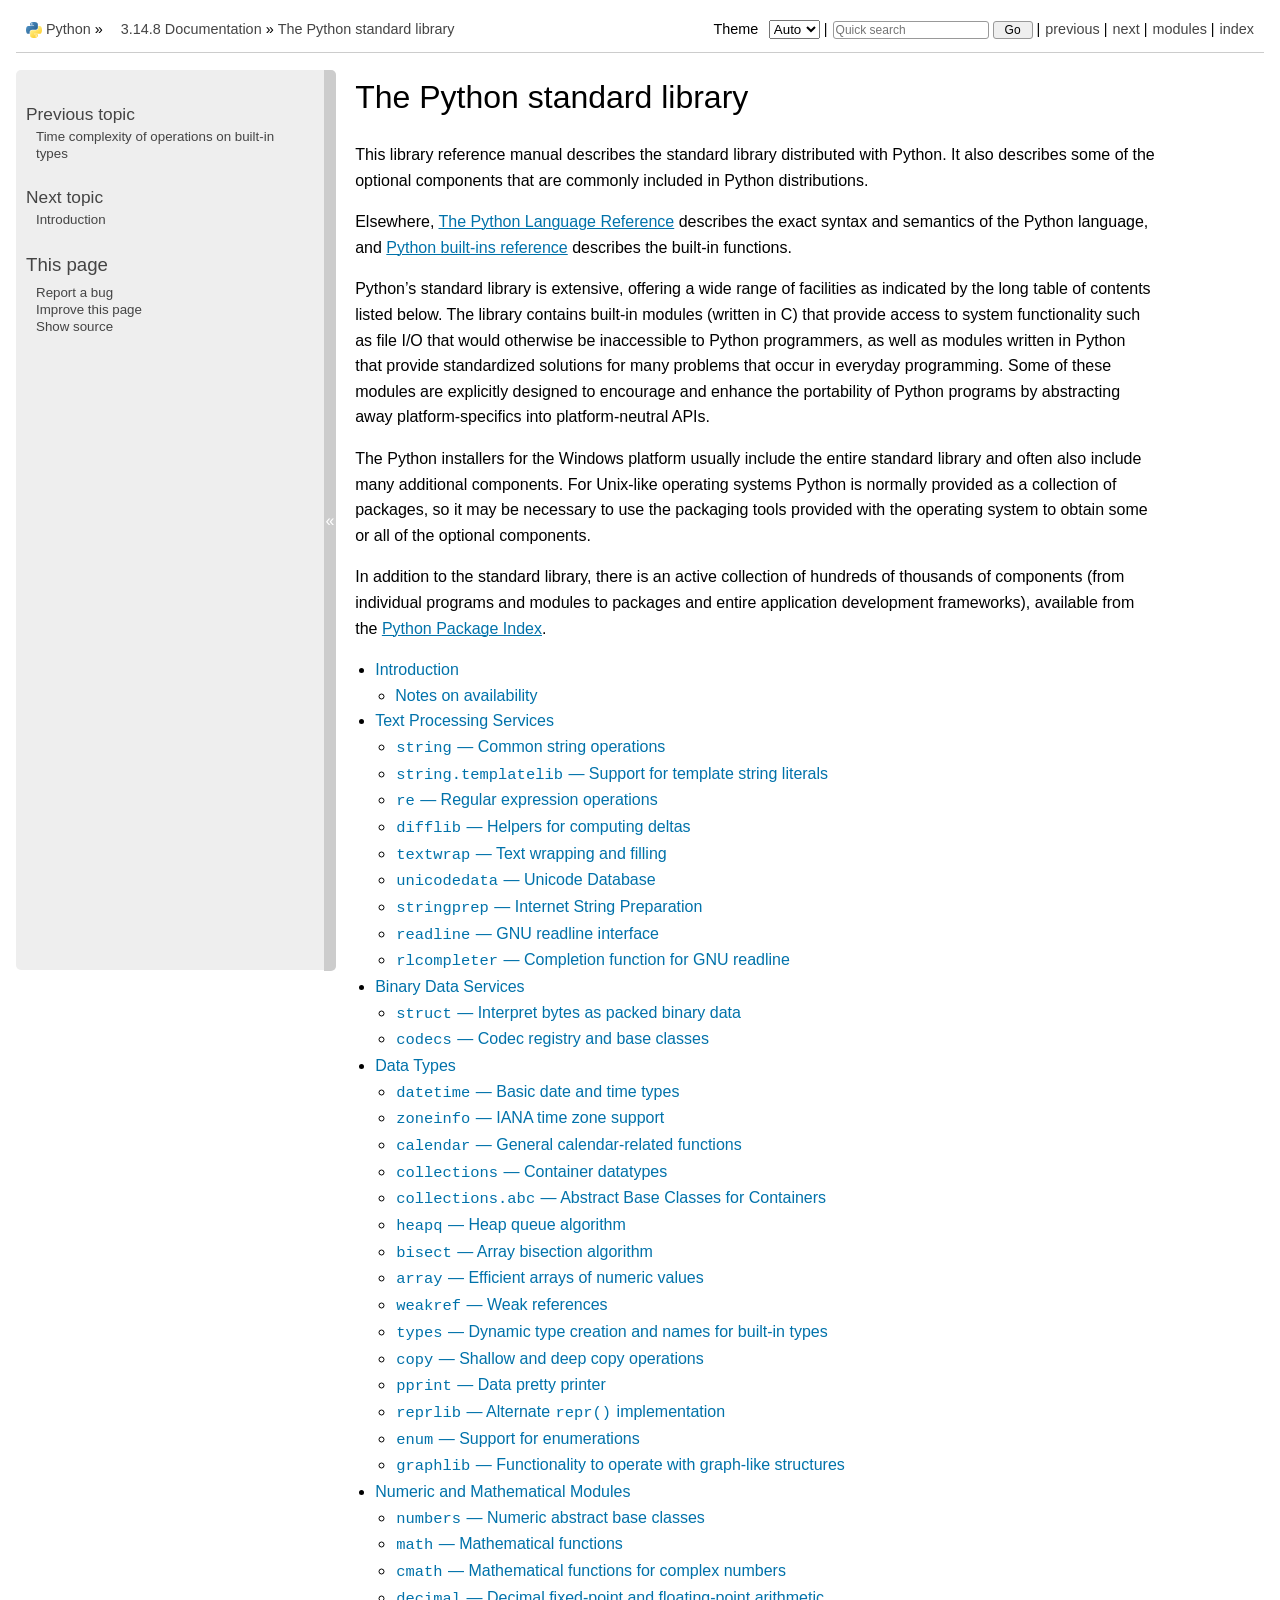
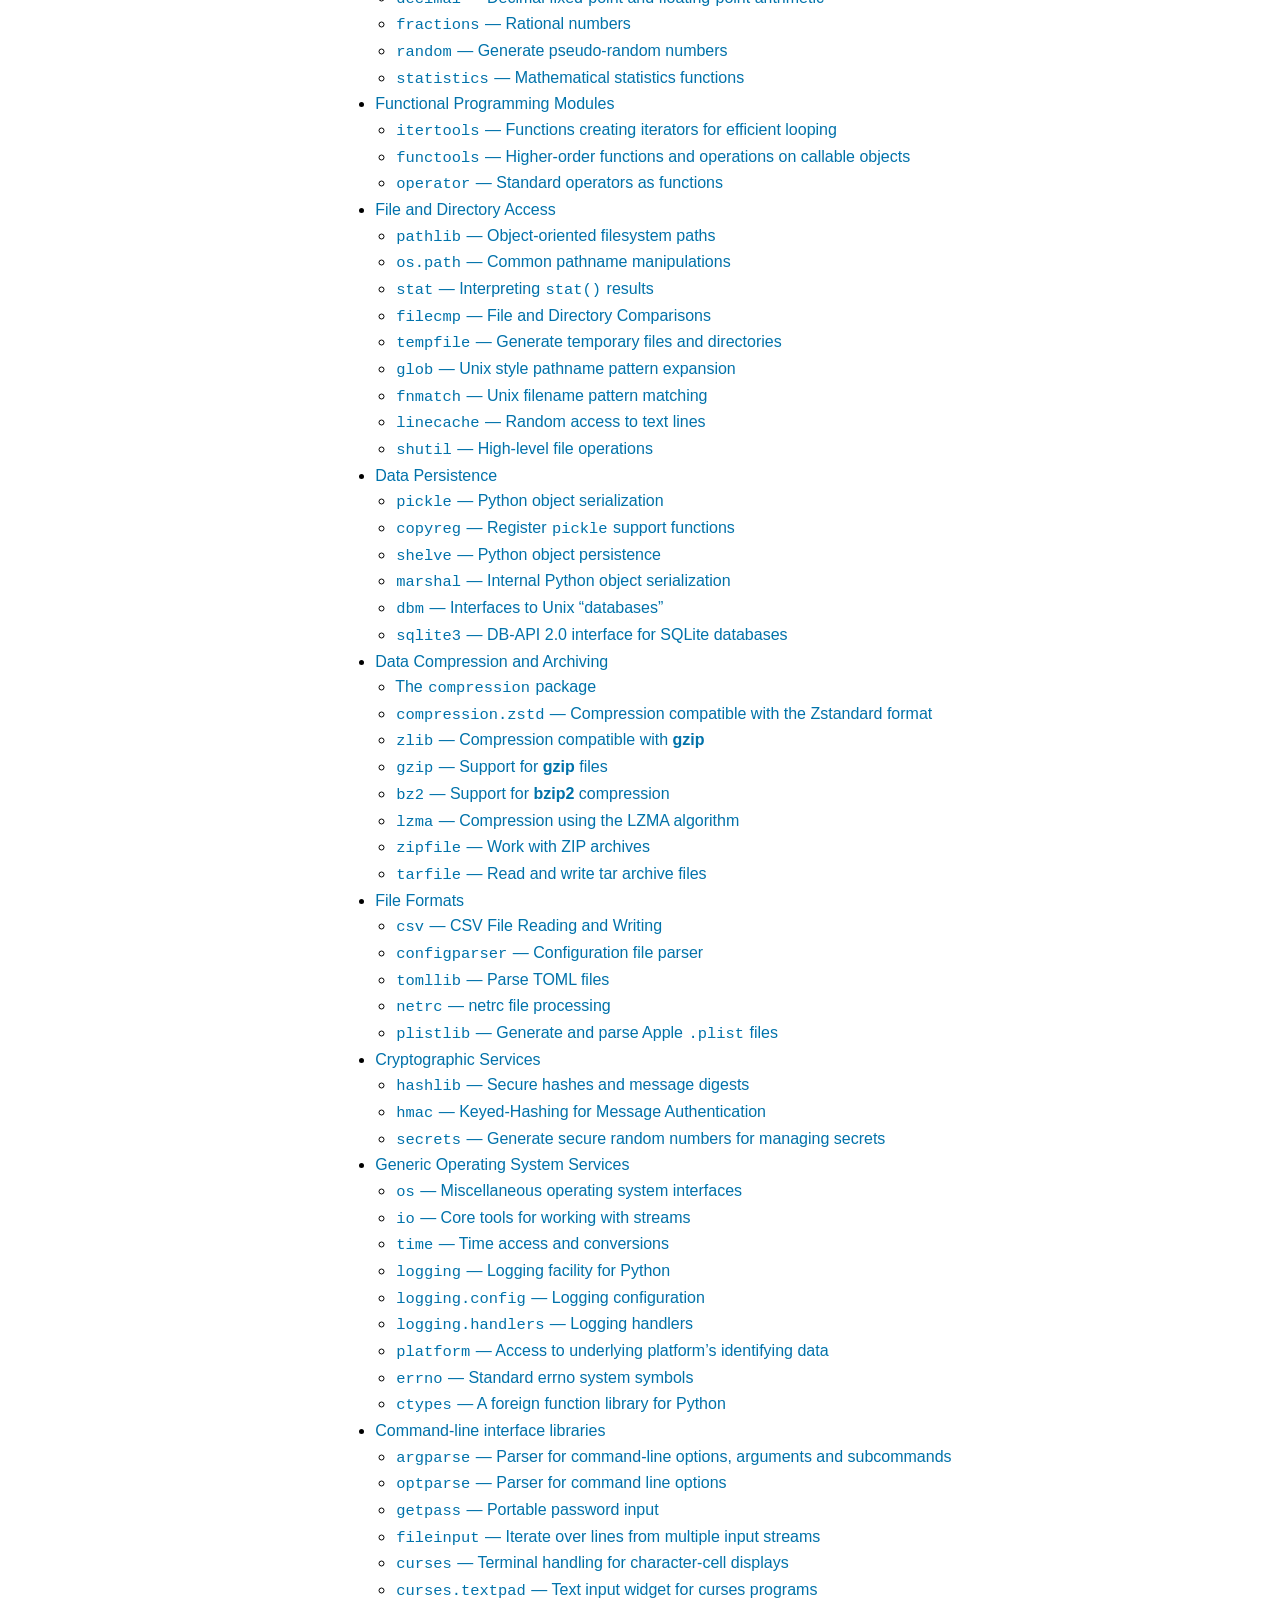
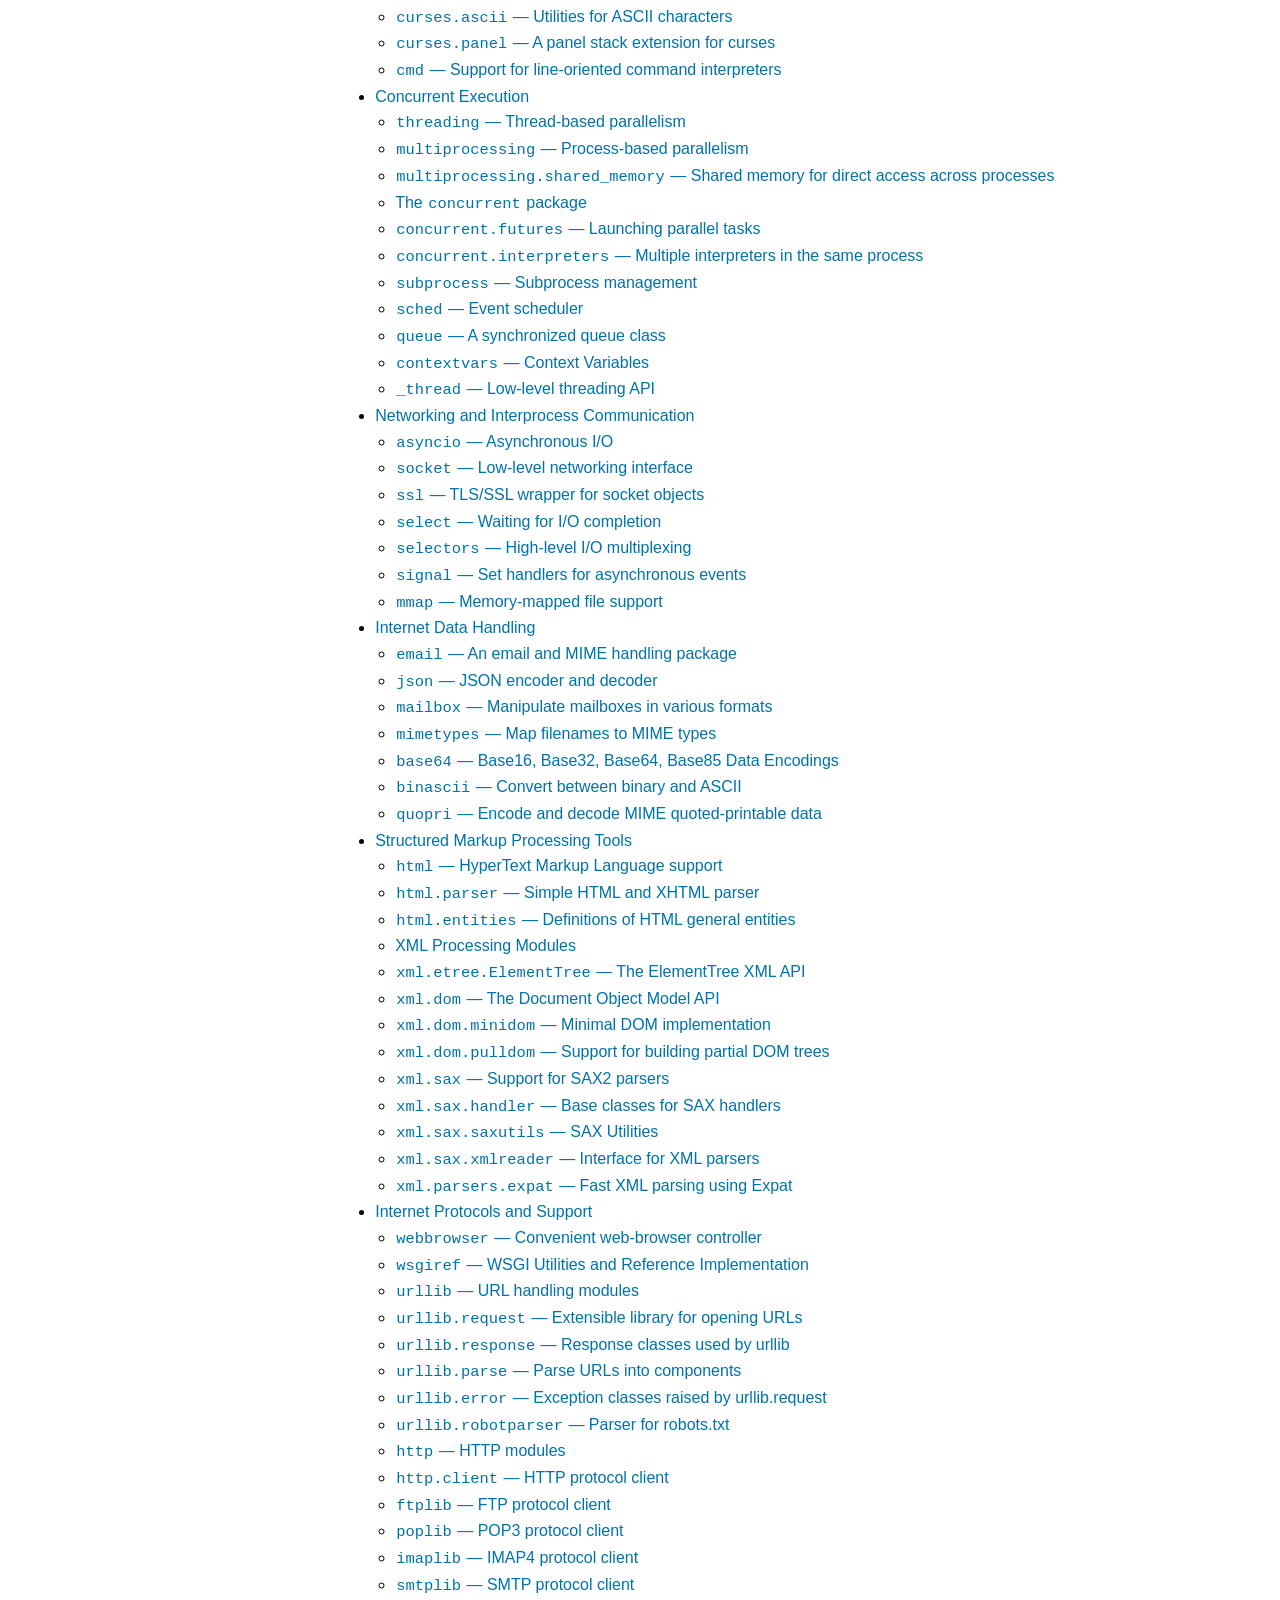
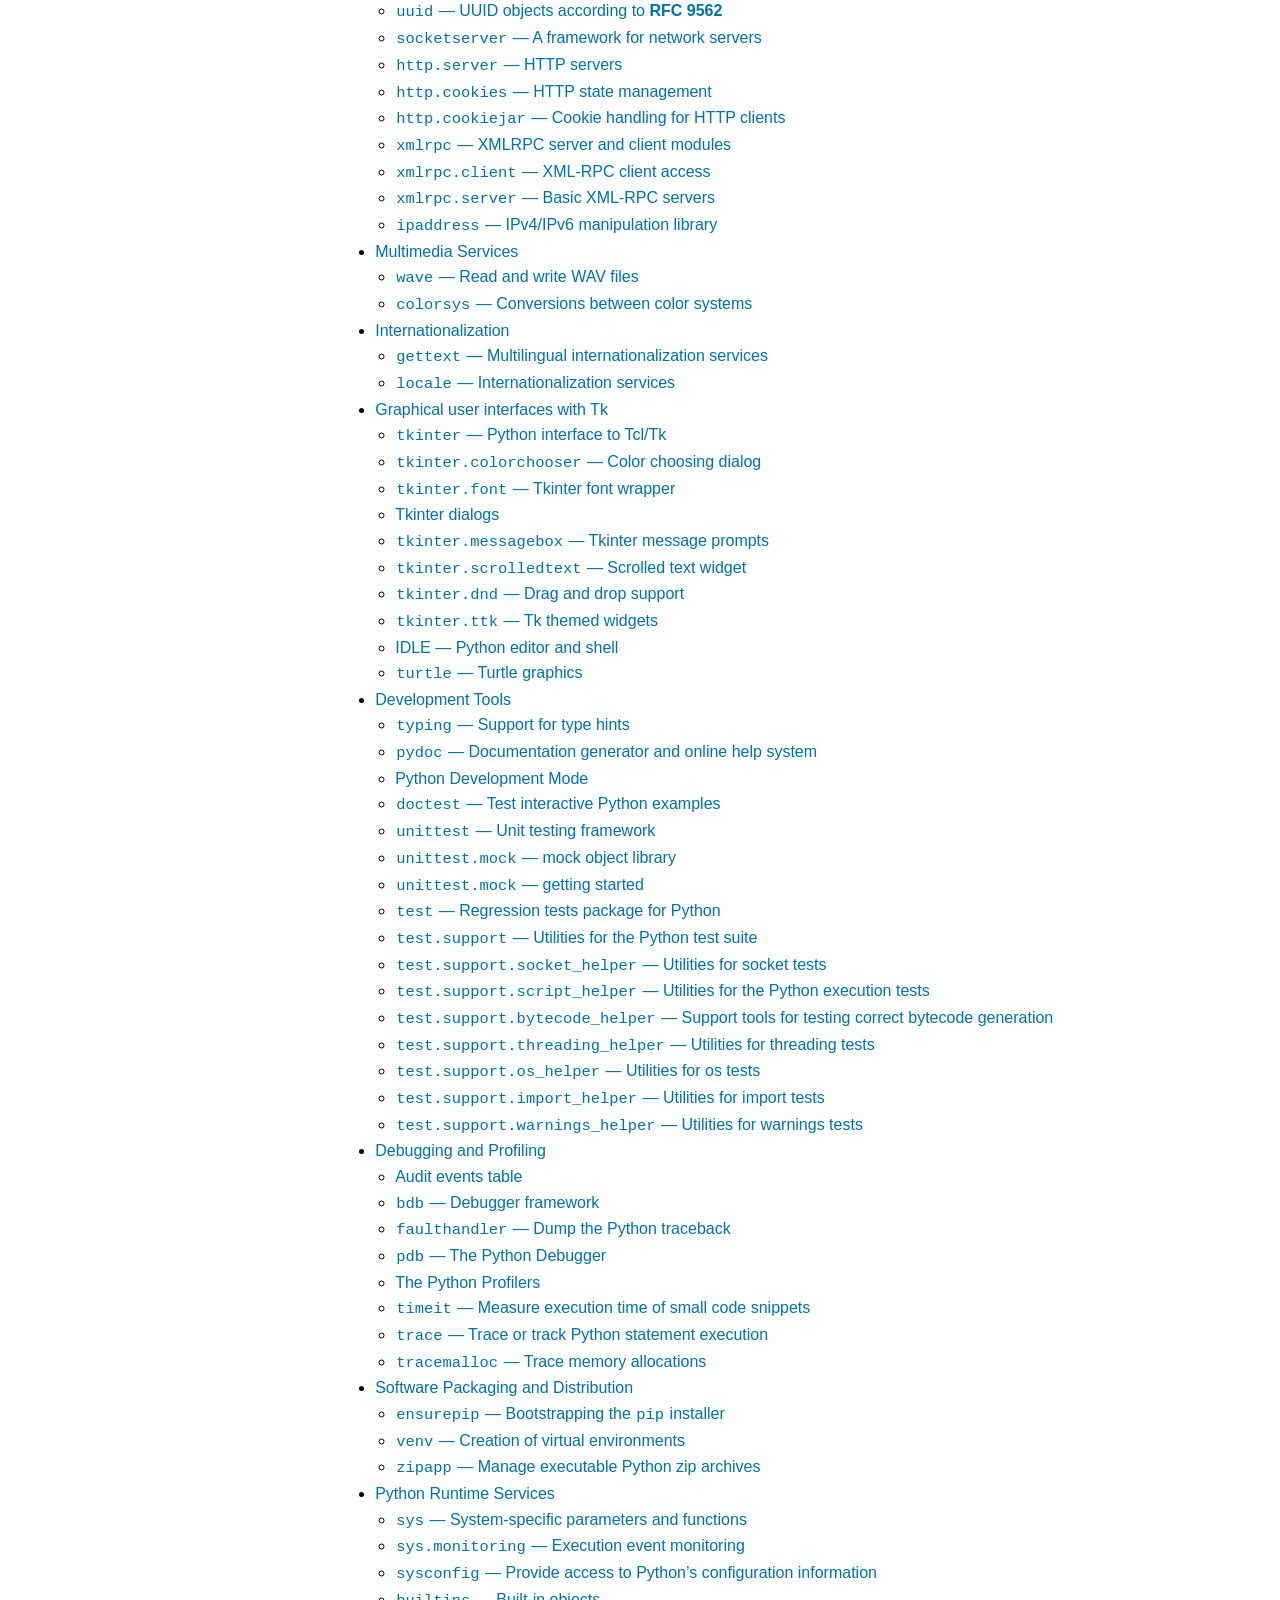
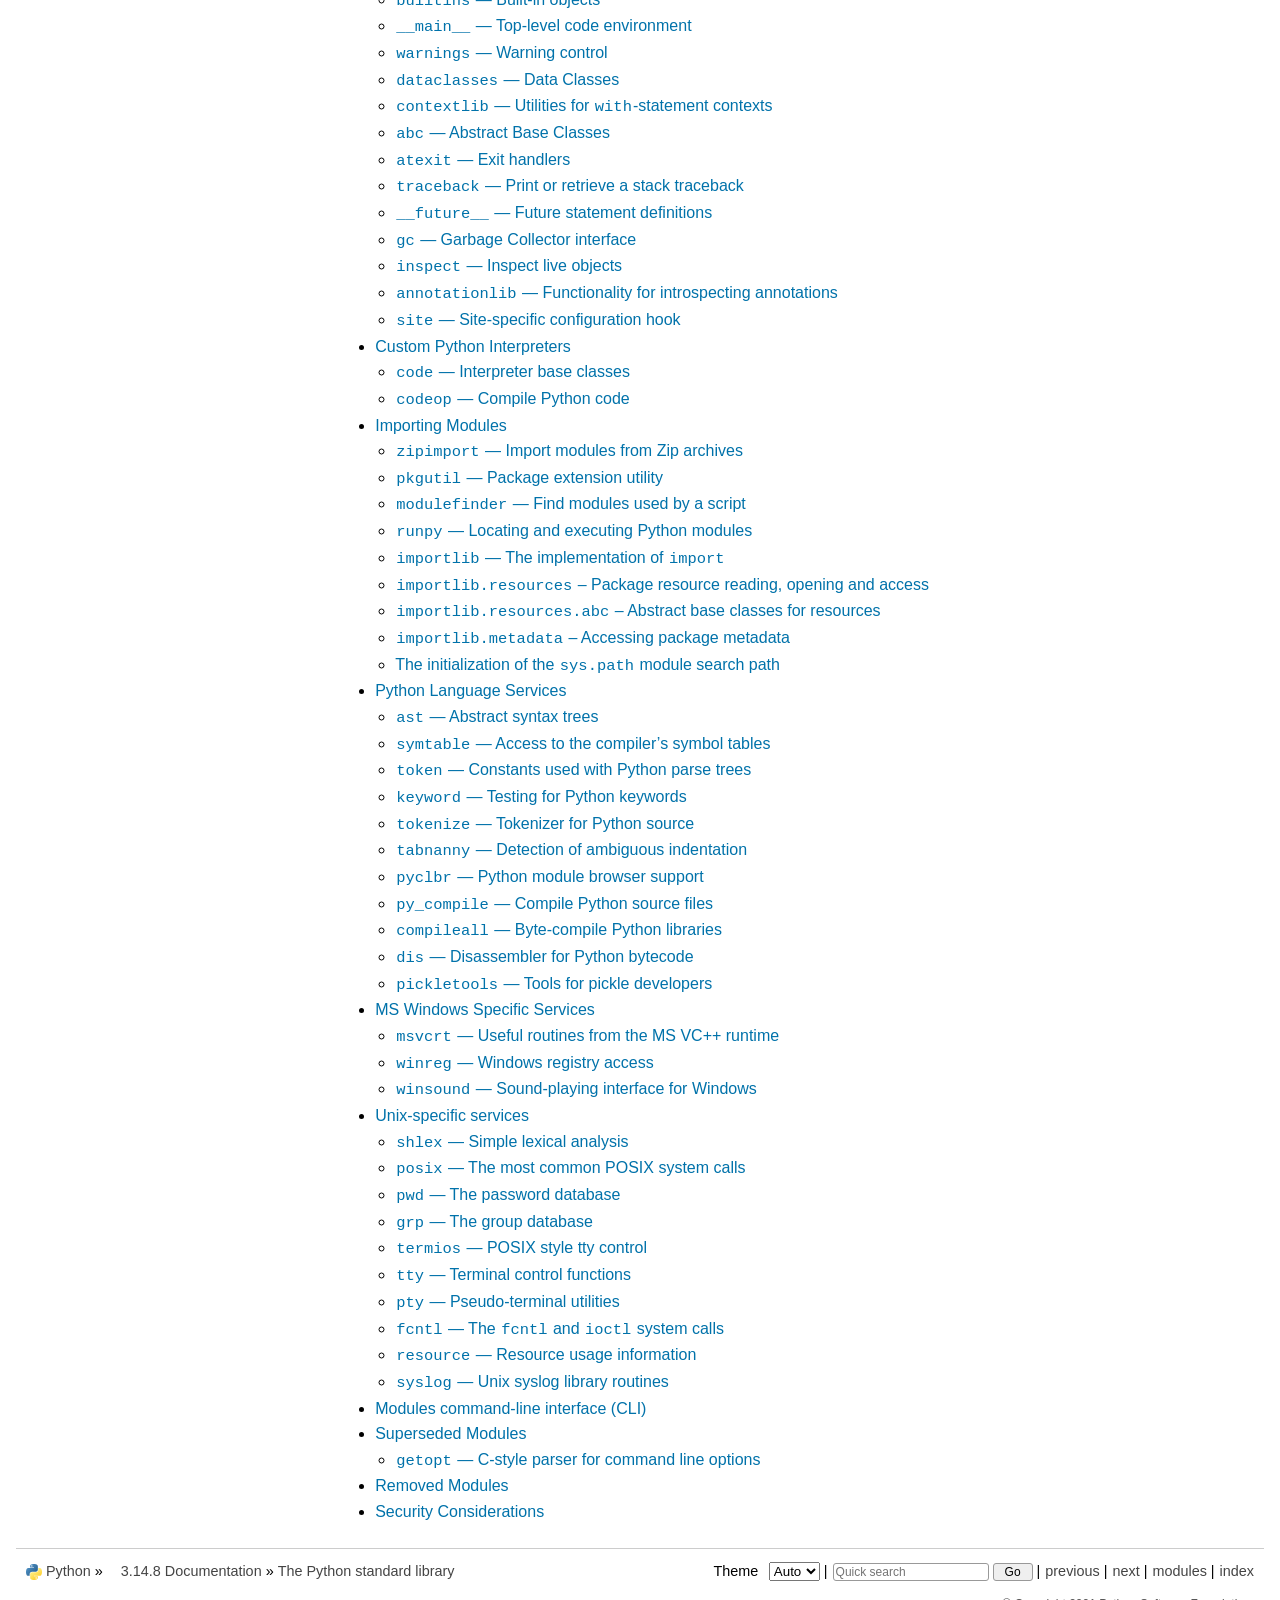
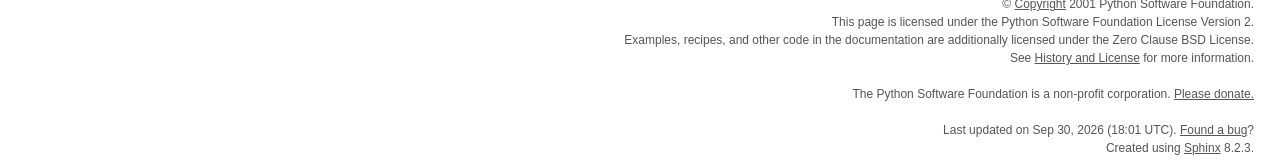
<file: Python/pythoncore-3.14-64/Doc/html/library/index.html>
<!DOCTYPE html>

<html lang="en" data-content_root="../">
  <head>
    <meta charset="utf-8" />
    <meta name="viewport" content="width=device-width, initial-scale=1.0" /><meta name="viewport" content="width=device-width, initial-scale=1" />
<meta property="og:title" content="The Python standard library" />
<meta property="og:type" content="website" />
<meta property="og:url" content="https://docs.python.org/3/library/index.html" />
<meta property="og:site_name" content="Python documentation" />
<meta property="og:description" content="This library reference manual describes the standard library distributed with Python. It also describes some of the optional components that are commonly included in Python distributions. Elsewhere..." />
<meta property="og:image" content="_static/og-image.png" />
<meta property="og:image:alt" content="Python documentation" />
<meta name="description" content="This library reference manual describes the standard library distributed with Python. It also describes some of the optional components that are commonly included in Python distributions. Elsewhere..." />
<meta name="theme-color" content="#3776ab">
<meta property="og:image:width" content="200">
<meta property="og:image:height" content="200">

    <title>The Python standard library &#8212; Python 3.14.8 documentation</title><meta name="viewport" content="width=device-width, initial-scale=1.0">
    
    <link rel="stylesheet" type="text/css" href="../_static/pygments.css?v=b86133f3" />
    <link rel="stylesheet" type="text/css" href="../_static/classic.css?v=234b1a7c" />
    <link rel="stylesheet" type="text/css" href="../_static/pydoctheme.css?v=48df1187" />
    <link id="pygments_dark_css" media="(prefers-color-scheme: dark)" rel="stylesheet" type="text/css" href="../_static/pygments_dark.css?v=0fc419ee" />
    
    <script src="../_static/documentation_options.js?v=8dbd9a09"></script>
    <script src="../_static/doctools.js?v=9bcbadda"></script>
    <script src="../_static/sphinx_highlight.js?v=dc90522c"></script>
    
    <script src="../_static/sidebar.js"></script>
    
    <link rel="search" type="application/opensearchdescription+xml"
          title="Search within Python 3.14.8 documentation"
          href="../_static/opensearch.xml"/>
    <link rel="author" title="About these documents" href="../about.html" />
    <link rel="index" title="Index" href="../genindex.html" />
    <link rel="search" title="Search" href="../search.html" />
    <link rel="copyright" title="Copyright" href="../copyright.html" />
    <link rel="next" title="Introduction" href="intro.html" />
    <link rel="prev" title="Time complexity of operations on built-in types" href="../builtins/time-complexity.html" />
    
      
      <link rel="canonical" href="https://docs.python.org/3/library/index.html">
      
    

    
    <style>
      @media only screen {
        table.full-width-table {
            width: 100%;
        }
      }
    </style>
<link rel="stylesheet" href="../_static/pydoctheme_dark.css" media="(prefers-color-scheme: dark)" id="pydoctheme_dark_css">
    <link rel="shortcut icon" type="image/png" href="../_static/py.svg">
            <script type="text/javascript" src="../_static/copybutton.js"></script>
            <script type="text/javascript" src="../_static/menu.js"></script>
            <script type="text/javascript" src="../_static/search-focus.js"></script>
            <script type="text/javascript" src="../_static/themetoggle.js"></script> 
            <script type="text/javascript" src="../_static/rtd_switcher.js"></script>
            <meta name="readthedocs-addons-api-version" content="1">

  </head>
<body>
<div class="mobile-nav">
    <input type="checkbox" id="menuToggler" class="toggler__input" aria-controls="navigation"
           aria-pressed="false" aria-expanded="false" role="button" aria-label="Menu">
    <nav class="nav-content" role="navigation">
        <label for="menuToggler" class="toggler__label">
            <span></span>
        </label>
        <span class="nav-items-wrapper">
            <a href="https://www.python.org/" class="nav-logo">
                <img src="../_static/py.svg" alt="Python logo">
            </a>
            <span class="version_switcher_placeholder"></span>
            <form role="search" class="search" action="../search.html" method="get">
                <svg xmlns="http://www.w3.org/2000/svg" width="20" height="20" viewBox="0 0 24 24" class="search-icon">
                    <path fill-rule="nonzero" fill="currentColor" d="M15.5 14h-.79l-.28-.27a6.5 6.5 0 001.48-5.34c-.47-2.78-2.79-5-5.59-5.34a6.505 6.505 0 00-7.27 7.27c.34 2.8 2.56 5.12 5.34 5.59a6.5 6.5 0 005.34-1.48l.27.28v.79l4.25 4.25c.41.41 1.08.41 1.49 0 .41-.41.41-1.08 0-1.49L15.5 14zm-6 0C7.01 14 5 11.99 5 9.5S7.01 5 9.5 5 14 7.01 14 9.5 11.99 14 9.5 14z"></path>
                </svg>
                <input placeholder="Quick search" aria-label="Quick search" type="search" name="q">
                <input type="submit" value="Go">
            </form>
        </span>
    </nav>
    <div class="menu-wrapper">
        <nav class="menu" role="navigation" aria-label="main navigation">
            <div class="language_switcher_placeholder"></div>
            
<label class="theme-selector-label">
    Theme
    <select class="theme-selector" oninput="activateTheme(this.value)">
        <option value="auto" selected>Auto</option>
        <option value="light">Light</option>
        <option value="dark">Dark</option>
    </select>
</label>
  <div>
    <h4>Previous topic</h4>
    <p class="topless"><a href="../builtins/time-complexity.html"
                          title="previous chapter">Time complexity of operations on built-in types</a></p>
  </div>
  <div>
    <h4>Next topic</h4>
    <p class="topless"><a href="intro.html"
                          title="next chapter">Introduction</a></p>
  </div>
  <script>
    document.addEventListener('DOMContentLoaded', () => {
        const title = document.querySelector('meta[property="og:title"]').content;
        const elements = document.querySelectorAll('.improvepage');
        const pageurl = window.location.href.split('?')[0];
        elements.forEach(element => {
            const url = new URL(element.href.split('?')[0].replace("-nojs", ""));
            url.searchParams.set('pagetitle', title);
            url.searchParams.set('pageurl', pageurl);
            url.searchParams.set('pagesource', "library/index.rst");
            element.href = url.toString();
        });
    });
  </script>
  <div role="note" aria-label="source link">
    <h3>This page</h3>
    <ul class="this-page-menu">
      <li><a href="../bugs.html">Report a bug</a></li>
      <li><a class="improvepage" href="../improve-page-nojs.html">Improve this page</a></li>
      <li>
        <a href="https://github.com/python/cpython/blob/3.14/Doc/library/index.rst?plain=1"
            rel="nofollow">Show source
        </a>
      </li>
      
    </ul>
  </div>
        </nav>
    </div>
</div>

  
    <div class="related" role="navigation" aria-label="Related">
      <h3>Navigation</h3>
      <ul>
        <li class="right" style="margin-right: 10px">
          <a href="../genindex.html" title="General Index"
             accesskey="I">index</a></li>
        <li class="right" >
          <a href="../py-modindex.html" title="Python Module Index"
             >modules</a> |</li>
        <li class="right" >
          <a href="intro.html" title="Introduction"
             accesskey="N">next</a> |</li>
        <li class="right" >
          <a href="../builtins/time-complexity.html" title="Time complexity of operations on built-in types"
             accesskey="P">previous</a> |</li>

          <li class="root-icon"><img src="../_static/py.svg" alt="Python logo" style="vertical-align: middle; margin-top: -1px"></li>
          <li><a href="https://www.python.org/">Python</a> &#187;</li>
          <li class="switchers">
            <div class="language_switcher_placeholder"></div>
            <div class="version_switcher_placeholder"></div>
          </li>
          <li>
              
          </li>
    <li id="cpython-language-and-version">
      <a href="../index.html">3.14.8 Documentation</a> &#187;
    </li>

        <li class="nav-item nav-item-this"><a href="">The Python standard library</a></li>
                <li class="right">
                    

    <div class="inline-search" role="search">
        <form class="inline-search" action="../search.html" method="get">
          <input placeholder="Quick search" aria-label="Quick search" type="search" name="q" id="search-box">
          <input type="submit" value="Go">
        </form>
    </div>
                     |
                </li>
            <li class="right">
<label class="theme-selector-label">
    Theme
    <select class="theme-selector" oninput="activateTheme(this.value)">
        <option value="auto" selected>Auto</option>
        <option value="light">Light</option>
        <option value="dark">Dark</option>
    </select>
</label> |</li>
            
      </ul>
    </div>    

    <div class="document">
      <div class="documentwrapper">
        <div class="bodywrapper">
          <div class="body" role="main">
            
  <section id="the-python-standard-library">
<span id="library-index"></span><h1>The Python standard library<a class="headerlink" href="#the-python-standard-library" title="Link to this heading">¶</a></h1>
<p>This library reference manual describes the standard library
distributed with Python. It also describes some of the optional
components that are commonly included in Python distributions.</p>
<p>Elsewhere, <a class="reference internal" href="../reference/index.html#reference-index"><span class="std std-ref">The Python Language Reference</span></a> describes the exact syntax and
semantics of the Python language, and <a class="reference internal" href="../builtins/index.html#builtins-index"><span class="std std-ref">Python built-ins reference</span></a> describes
the built-in functions.</p>
<p>Python’s standard library is extensive, offering a wide range of
facilities as indicated by the long table of contents listed below. The
library contains built-in modules (written in C) that provide access to
system functionality such as file I/O that would otherwise be
inaccessible to Python programmers, as well as modules written in Python
that provide standardized solutions for many problems that occur in
everyday programming. Some of these modules are explicitly designed to
encourage and enhance the portability of Python programs by abstracting
away platform-specifics into platform-neutral APIs.</p>
<p>The Python installers for the Windows platform usually include
the entire standard library and often also include many additional
components. For Unix-like operating systems Python is normally provided
as a collection of packages, so it may be necessary to use the packaging
tools provided with the operating system to obtain some or all of the
optional components.</p>
<p>In addition to the standard library, there is an active collection of
hundreds of thousands of components (from individual programs and modules to
packages and entire application development frameworks), available from
the <a class="reference external" href="https://pypi.org">Python Package Index</a>.</p>
<div class="toctree-wrapper compound">
<ul>
<li class="toctree-l1"><a class="reference internal" href="intro.html">Introduction</a><ul>
<li class="toctree-l2"><a class="reference internal" href="intro.html#notes-on-availability">Notes on availability</a></li>
</ul>
</li>
<li class="toctree-l1"><a class="reference internal" href="text.html">Text Processing Services</a><ul>
<li class="toctree-l2"><a class="reference internal" href="string.html"><code class="xref py py-mod docutils literal notranslate"><span class="pre">string</span></code> — Common string operations</a></li>
<li class="toctree-l2"><a class="reference internal" href="string.templatelib.html"><code class="xref py py-mod docutils literal notranslate"><span class="pre">string.templatelib</span></code> — Support for template string literals</a></li>
<li class="toctree-l2"><a class="reference internal" href="re.html"><code class="xref py py-mod docutils literal notranslate"><span class="pre">re</span></code> — Regular expression operations</a></li>
<li class="toctree-l2"><a class="reference internal" href="difflib.html"><code class="xref py py-mod docutils literal notranslate"><span class="pre">difflib</span></code> — Helpers for computing deltas</a></li>
<li class="toctree-l2"><a class="reference internal" href="textwrap.html"><code class="xref py py-mod docutils literal notranslate"><span class="pre">textwrap</span></code> — Text wrapping and filling</a></li>
<li class="toctree-l2"><a class="reference internal" href="unicodedata.html"><code class="xref py py-mod docutils literal notranslate"><span class="pre">unicodedata</span></code> — Unicode Database</a></li>
<li class="toctree-l2"><a class="reference internal" href="stringprep.html"><code class="xref py py-mod docutils literal notranslate"><span class="pre">stringprep</span></code> — Internet String Preparation</a></li>
<li class="toctree-l2"><a class="reference internal" href="readline.html"><code class="xref py py-mod docutils literal notranslate"><span class="pre">readline</span></code> — GNU readline interface</a></li>
<li class="toctree-l2"><a class="reference internal" href="rlcompleter.html"><code class="xref py py-mod docutils literal notranslate"><span class="pre">rlcompleter</span></code> — Completion function for GNU readline</a></li>
</ul>
</li>
<li class="toctree-l1"><a class="reference internal" href="binary.html">Binary Data Services</a><ul>
<li class="toctree-l2"><a class="reference internal" href="struct.html"><code class="xref py py-mod docutils literal notranslate"><span class="pre">struct</span></code> — Interpret bytes as packed binary data</a></li>
<li class="toctree-l2"><a class="reference internal" href="codecs.html"><code class="xref py py-mod docutils literal notranslate"><span class="pre">codecs</span></code> — Codec registry and base classes</a></li>
</ul>
</li>
<li class="toctree-l1"><a class="reference internal" href="datatypes.html">Data Types</a><ul>
<li class="toctree-l2"><a class="reference internal" href="datetime.html"><code class="xref py py-mod docutils literal notranslate"><span class="pre">datetime</span></code> — Basic date and time types</a></li>
<li class="toctree-l2"><a class="reference internal" href="zoneinfo.html"><code class="xref py py-mod docutils literal notranslate"><span class="pre">zoneinfo</span></code> — IANA time zone support</a></li>
<li class="toctree-l2"><a class="reference internal" href="calendar.html"><code class="xref py py-mod docutils literal notranslate"><span class="pre">calendar</span></code> — General calendar-related functions</a></li>
<li class="toctree-l2"><a class="reference internal" href="collections.html"><code class="xref py py-mod docutils literal notranslate"><span class="pre">collections</span></code> — Container datatypes</a></li>
<li class="toctree-l2"><a class="reference internal" href="collections.abc.html"><code class="xref py py-mod docutils literal notranslate"><span class="pre">collections.abc</span></code> — Abstract Base Classes for Containers</a></li>
<li class="toctree-l2"><a class="reference internal" href="heapq.html"><code class="xref py py-mod docutils literal notranslate"><span class="pre">heapq</span></code> — Heap queue algorithm</a></li>
<li class="toctree-l2"><a class="reference internal" href="bisect.html"><code class="xref py py-mod docutils literal notranslate"><span class="pre">bisect</span></code> — Array bisection algorithm</a></li>
<li class="toctree-l2"><a class="reference internal" href="array.html"><code class="xref py py-mod docutils literal notranslate"><span class="pre">array</span></code> — Efficient arrays of numeric values</a></li>
<li class="toctree-l2"><a class="reference internal" href="weakref.html"><code class="xref py py-mod docutils literal notranslate"><span class="pre">weakref</span></code> — Weak references</a></li>
<li class="toctree-l2"><a class="reference internal" href="types.html"><code class="xref py py-mod docutils literal notranslate"><span class="pre">types</span></code> — Dynamic type creation and names for built-in types</a></li>
<li class="toctree-l2"><a class="reference internal" href="copy.html"><code class="xref py py-mod docutils literal notranslate"><span class="pre">copy</span></code> — Shallow and deep copy operations</a></li>
<li class="toctree-l2"><a class="reference internal" href="pprint.html"><code class="xref py py-mod docutils literal notranslate"><span class="pre">pprint</span></code> — Data pretty printer</a></li>
<li class="toctree-l2"><a class="reference internal" href="reprlib.html"><code class="xref py py-mod docutils literal notranslate"><span class="pre">reprlib</span></code> — Alternate <code class="xref py py-func docutils literal notranslate"><span class="pre">repr()</span></code> implementation</a></li>
<li class="toctree-l2"><a class="reference internal" href="enum.html"><code class="xref py py-mod docutils literal notranslate"><span class="pre">enum</span></code> — Support for enumerations</a></li>
<li class="toctree-l2"><a class="reference internal" href="graphlib.html"><code class="xref py py-mod docutils literal notranslate"><span class="pre">graphlib</span></code> — Functionality to operate with graph-like structures</a></li>
</ul>
</li>
<li class="toctree-l1"><a class="reference internal" href="numeric.html">Numeric and Mathematical Modules</a><ul>
<li class="toctree-l2"><a class="reference internal" href="numbers.html"><code class="xref py py-mod docutils literal notranslate"><span class="pre">numbers</span></code> — Numeric abstract base classes</a></li>
<li class="toctree-l2"><a class="reference internal" href="math.html"><code class="xref py py-mod docutils literal notranslate"><span class="pre">math</span></code> — Mathematical functions</a></li>
<li class="toctree-l2"><a class="reference internal" href="cmath.html"><code class="xref py py-mod docutils literal notranslate"><span class="pre">cmath</span></code> — Mathematical functions for complex numbers</a></li>
<li class="toctree-l2"><a class="reference internal" href="decimal.html"><code class="xref py py-mod docutils literal notranslate"><span class="pre">decimal</span></code> — Decimal fixed-point and floating-point arithmetic</a></li>
<li class="toctree-l2"><a class="reference internal" href="fractions.html"><code class="xref py py-mod docutils literal notranslate"><span class="pre">fractions</span></code> — Rational numbers</a></li>
<li class="toctree-l2"><a class="reference internal" href="random.html"><code class="xref py py-mod docutils literal notranslate"><span class="pre">random</span></code> — Generate pseudo-random numbers</a></li>
<li class="toctree-l2"><a class="reference internal" href="statistics.html"><code class="xref py py-mod docutils literal notranslate"><span class="pre">statistics</span></code> — Mathematical statistics functions</a></li>
</ul>
</li>
<li class="toctree-l1"><a class="reference internal" href="functional.html">Functional Programming Modules</a><ul>
<li class="toctree-l2"><a class="reference internal" href="itertools.html"><code class="xref py py-mod docutils literal notranslate"><span class="pre">itertools</span></code> — Functions creating iterators for efficient looping</a></li>
<li class="toctree-l2"><a class="reference internal" href="functools.html"><code class="xref py py-mod docutils literal notranslate"><span class="pre">functools</span></code> — Higher-order functions and operations on callable objects</a></li>
<li class="toctree-l2"><a class="reference internal" href="operator.html"><code class="xref py py-mod docutils literal notranslate"><span class="pre">operator</span></code> — Standard operators as functions</a></li>
</ul>
</li>
<li class="toctree-l1"><a class="reference internal" href="filesys.html">File and Directory Access</a><ul>
<li class="toctree-l2"><a class="reference internal" href="pathlib.html"><code class="xref py py-mod docutils literal notranslate"><span class="pre">pathlib</span></code> — Object-oriented filesystem paths</a></li>
<li class="toctree-l2"><a class="reference internal" href="os.path.html"><code class="xref py py-mod docutils literal notranslate"><span class="pre">os.path</span></code> — Common pathname manipulations</a></li>
<li class="toctree-l2"><a class="reference internal" href="stat.html"><code class="xref py py-mod docutils literal notranslate"><span class="pre">stat</span></code> — Interpreting <code class="xref py py-func docutils literal notranslate"><span class="pre">stat()</span></code> results</a></li>
<li class="toctree-l2"><a class="reference internal" href="filecmp.html"><code class="xref py py-mod docutils literal notranslate"><span class="pre">filecmp</span></code> — File and Directory Comparisons</a></li>
<li class="toctree-l2"><a class="reference internal" href="tempfile.html"><code class="xref py py-mod docutils literal notranslate"><span class="pre">tempfile</span></code> — Generate temporary files and directories</a></li>
<li class="toctree-l2"><a class="reference internal" href="glob.html"><code class="xref py py-mod docutils literal notranslate"><span class="pre">glob</span></code> — Unix style pathname pattern expansion</a></li>
<li class="toctree-l2"><a class="reference internal" href="fnmatch.html"><code class="xref py py-mod docutils literal notranslate"><span class="pre">fnmatch</span></code> — Unix filename pattern matching</a></li>
<li class="toctree-l2"><a class="reference internal" href="linecache.html"><code class="xref py py-mod docutils literal notranslate"><span class="pre">linecache</span></code> — Random access to text lines</a></li>
<li class="toctree-l2"><a class="reference internal" href="shutil.html"><code class="xref py py-mod docutils literal notranslate"><span class="pre">shutil</span></code> — High-level file operations</a></li>
</ul>
</li>
<li class="toctree-l1"><a class="reference internal" href="persistence.html">Data Persistence</a><ul>
<li class="toctree-l2"><a class="reference internal" href="pickle.html"><code class="xref py py-mod docutils literal notranslate"><span class="pre">pickle</span></code> — Python object serialization</a></li>
<li class="toctree-l2"><a class="reference internal" href="copyreg.html"><code class="xref py py-mod docutils literal notranslate"><span class="pre">copyreg</span></code> — Register <code class="xref py py-mod docutils literal notranslate"><span class="pre">pickle</span></code> support functions</a></li>
<li class="toctree-l2"><a class="reference internal" href="shelve.html"><code class="xref py py-mod docutils literal notranslate"><span class="pre">shelve</span></code> — Python object persistence</a></li>
<li class="toctree-l2"><a class="reference internal" href="marshal.html"><code class="xref py py-mod docutils literal notranslate"><span class="pre">marshal</span></code> — Internal Python object serialization</a></li>
<li class="toctree-l2"><a class="reference internal" href="dbm.html"><code class="xref py py-mod docutils literal notranslate"><span class="pre">dbm</span></code> — Interfaces to Unix “databases”</a></li>
<li class="toctree-l2"><a class="reference internal" href="sqlite3.html"><code class="xref py py-mod docutils literal notranslate"><span class="pre">sqlite3</span></code> — DB-API 2.0 interface for SQLite databases</a></li>
</ul>
</li>
<li class="toctree-l1"><a class="reference internal" href="archiving.html">Data Compression and Archiving</a><ul>
<li class="toctree-l2"><a class="reference internal" href="compression.html">The <code class="xref py py-mod docutils literal notranslate"><span class="pre">compression</span></code> package</a></li>
<li class="toctree-l2"><a class="reference internal" href="compression.zstd.html"><code class="xref py py-mod docutils literal notranslate"><span class="pre">compression.zstd</span></code> — Compression compatible with the Zstandard format</a></li>
<li class="toctree-l2"><a class="reference internal" href="zlib.html"><code class="xref py py-mod docutils literal notranslate"><span class="pre">zlib</span></code> — Compression compatible with <strong class="program">gzip</strong></a></li>
<li class="toctree-l2"><a class="reference internal" href="gzip.html"><code class="xref py py-mod docutils literal notranslate"><span class="pre">gzip</span></code> — Support for <strong class="program">gzip</strong> files</a></li>
<li class="toctree-l2"><a class="reference internal" href="bz2.html"><code class="xref py py-mod docutils literal notranslate"><span class="pre">bz2</span></code> — Support for <strong class="program">bzip2</strong> compression</a></li>
<li class="toctree-l2"><a class="reference internal" href="lzma.html"><code class="xref py py-mod docutils literal notranslate"><span class="pre">lzma</span></code> — Compression using the LZMA algorithm</a></li>
<li class="toctree-l2"><a class="reference internal" href="zipfile.html"><code class="xref py py-mod docutils literal notranslate"><span class="pre">zipfile</span></code> — Work with ZIP archives</a></li>
<li class="toctree-l2"><a class="reference internal" href="tarfile.html"><code class="xref py py-mod docutils literal notranslate"><span class="pre">tarfile</span></code> — Read and write tar archive files</a></li>
</ul>
</li>
<li class="toctree-l1"><a class="reference internal" href="fileformats.html">File Formats</a><ul>
<li class="toctree-l2"><a class="reference internal" href="csv.html"><code class="xref py py-mod docutils literal notranslate"><span class="pre">csv</span></code> — CSV File Reading and Writing</a></li>
<li class="toctree-l2"><a class="reference internal" href="configparser.html"><code class="xref py py-mod docutils literal notranslate"><span class="pre">configparser</span></code> — Configuration file parser</a></li>
<li class="toctree-l2"><a class="reference internal" href="tomllib.html"><code class="xref py py-mod docutils literal notranslate"><span class="pre">tomllib</span></code> — Parse TOML files</a></li>
<li class="toctree-l2"><a class="reference internal" href="netrc.html"><code class="xref py py-mod docutils literal notranslate"><span class="pre">netrc</span></code> — netrc file processing</a></li>
<li class="toctree-l2"><a class="reference internal" href="plistlib.html"><code class="xref py py-mod docutils literal notranslate"><span class="pre">plistlib</span></code> — Generate and parse Apple <code class="docutils literal notranslate"><span class="pre">.plist</span></code> files</a></li>
</ul>
</li>
<li class="toctree-l1"><a class="reference internal" href="crypto.html">Cryptographic Services</a><ul>
<li class="toctree-l2"><a class="reference internal" href="hashlib.html"><code class="xref py py-mod docutils literal notranslate"><span class="pre">hashlib</span></code> — Secure hashes and message digests</a></li>
<li class="toctree-l2"><a class="reference internal" href="hmac.html"><code class="xref py py-mod docutils literal notranslate"><span class="pre">hmac</span></code> — Keyed-Hashing for Message Authentication</a></li>
<li class="toctree-l2"><a class="reference internal" href="secrets.html"><code class="xref py py-mod docutils literal notranslate"><span class="pre">secrets</span></code> — Generate secure random numbers for managing secrets</a></li>
</ul>
</li>
<li class="toctree-l1"><a class="reference internal" href="allos.html">Generic Operating System Services</a><ul>
<li class="toctree-l2"><a class="reference internal" href="os.html"><code class="xref py py-mod docutils literal notranslate"><span class="pre">os</span></code> — Miscellaneous operating system interfaces</a></li>
<li class="toctree-l2"><a class="reference internal" href="io.html"><code class="xref py py-mod docutils literal notranslate"><span class="pre">io</span></code> — Core tools for working with streams</a></li>
<li class="toctree-l2"><a class="reference internal" href="time.html"><code class="xref py py-mod docutils literal notranslate"><span class="pre">time</span></code> — Time access and conversions</a></li>
<li class="toctree-l2"><a class="reference internal" href="logging.html"><code class="xref py py-mod docutils literal notranslate"><span class="pre">logging</span></code> — Logging facility for Python</a></li>
<li class="toctree-l2"><a class="reference internal" href="logging.config.html"><code class="xref py py-mod docutils literal notranslate"><span class="pre">logging.config</span></code> — Logging configuration</a></li>
<li class="toctree-l2"><a class="reference internal" href="logging.handlers.html"><code class="xref py py-mod docutils literal notranslate"><span class="pre">logging.handlers</span></code> — Logging handlers</a></li>
<li class="toctree-l2"><a class="reference internal" href="platform.html"><code class="xref py py-mod docutils literal notranslate"><span class="pre">platform</span></code> —  Access to underlying platform’s identifying data</a></li>
<li class="toctree-l2"><a class="reference internal" href="errno.html"><code class="xref py py-mod docutils literal notranslate"><span class="pre">errno</span></code> — Standard errno system symbols</a></li>
<li class="toctree-l2"><a class="reference internal" href="ctypes.html"><code class="xref py py-mod docutils literal notranslate"><span class="pre">ctypes</span></code> — A foreign function library for Python</a></li>
</ul>
</li>
<li class="toctree-l1"><a class="reference internal" href="cmdlinelibs.html">Command-line interface libraries</a><ul>
<li class="toctree-l2"><a class="reference internal" href="argparse.html"><code class="xref py py-mod docutils literal notranslate"><span class="pre">argparse</span></code> — Parser for command-line options, arguments and subcommands</a></li>
<li class="toctree-l2"><a class="reference internal" href="optparse.html"><code class="xref py py-mod docutils literal notranslate"><span class="pre">optparse</span></code> — Parser for command line options</a></li>
<li class="toctree-l2"><a class="reference internal" href="getpass.html"><code class="xref py py-mod docutils literal notranslate"><span class="pre">getpass</span></code> — Portable password input</a></li>
<li class="toctree-l2"><a class="reference internal" href="fileinput.html"><code class="xref py py-mod docutils literal notranslate"><span class="pre">fileinput</span></code> — Iterate over lines from multiple input streams</a></li>
<li class="toctree-l2"><a class="reference internal" href="curses.html"><code class="xref py py-mod docutils literal notranslate"><span class="pre">curses</span></code> — Terminal handling for character-cell displays</a></li>
<li class="toctree-l2"><a class="reference internal" href="curses.html#module-curses.textpad"><code class="xref py py-mod docutils literal notranslate"><span class="pre">curses.textpad</span></code> — Text input widget for curses programs</a></li>
<li class="toctree-l2"><a class="reference internal" href="curses.ascii.html"><code class="xref py py-mod docutils literal notranslate"><span class="pre">curses.ascii</span></code> — Utilities for ASCII characters</a></li>
<li class="toctree-l2"><a class="reference internal" href="curses.panel.html"><code class="xref py py-mod docutils literal notranslate"><span class="pre">curses.panel</span></code> — A panel stack extension for curses</a></li>
<li class="toctree-l2"><a class="reference internal" href="cmd.html"><code class="xref py py-mod docutils literal notranslate"><span class="pre">cmd</span></code> — Support for line-oriented command interpreters</a></li>
</ul>
</li>
<li class="toctree-l1"><a class="reference internal" href="concurrency.html">Concurrent Execution</a><ul>
<li class="toctree-l2"><a class="reference internal" href="threading.html"><code class="xref py py-mod docutils literal notranslate"><span class="pre">threading</span></code> — Thread-based parallelism</a></li>
<li class="toctree-l2"><a class="reference internal" href="multiprocessing.html"><code class="xref py py-mod docutils literal notranslate"><span class="pre">multiprocessing</span></code> — Process-based parallelism</a></li>
<li class="toctree-l2"><a class="reference internal" href="multiprocessing.shared_memory.html"><code class="xref py py-mod docutils literal notranslate"><span class="pre">multiprocessing.shared_memory</span></code> — Shared memory for direct access across processes</a></li>
<li class="toctree-l2"><a class="reference internal" href="concurrent.html">The <code class="xref py py-mod docutils literal notranslate"><span class="pre">concurrent</span></code> package</a></li>
<li class="toctree-l2"><a class="reference internal" href="concurrent.futures.html"><code class="xref py py-mod docutils literal notranslate"><span class="pre">concurrent.futures</span></code> — Launching parallel tasks</a></li>
<li class="toctree-l2"><a class="reference internal" href="concurrent.interpreters.html"><code class="xref py py-mod docutils literal notranslate"><span class="pre">concurrent.interpreters</span></code> — Multiple interpreters in the same process</a></li>
<li class="toctree-l2"><a class="reference internal" href="subprocess.html"><code class="xref py py-mod docutils literal notranslate"><span class="pre">subprocess</span></code> — Subprocess management</a></li>
<li class="toctree-l2"><a class="reference internal" href="sched.html"><code class="xref py py-mod docutils literal notranslate"><span class="pre">sched</span></code> — Event scheduler</a></li>
<li class="toctree-l2"><a class="reference internal" href="queue.html"><code class="xref py py-mod docutils literal notranslate"><span class="pre">queue</span></code> — A synchronized queue class</a></li>
<li class="toctree-l2"><a class="reference internal" href="contextvars.html"><code class="xref py py-mod docutils literal notranslate"><span class="pre">contextvars</span></code> — Context Variables</a></li>
<li class="toctree-l2"><a class="reference internal" href="_thread.html"><code class="xref py py-mod docutils literal notranslate"><span class="pre">_thread</span></code> — Low-level threading API</a></li>
</ul>
</li>
<li class="toctree-l1"><a class="reference internal" href="ipc.html">Networking and Interprocess Communication</a><ul>
<li class="toctree-l2"><a class="reference internal" href="asyncio.html"><code class="xref py py-mod docutils literal notranslate"><span class="pre">asyncio</span></code> — Asynchronous I/O</a></li>
<li class="toctree-l2"><a class="reference internal" href="socket.html"><code class="xref py py-mod docutils literal notranslate"><span class="pre">socket</span></code> — Low-level networking interface</a></li>
<li class="toctree-l2"><a class="reference internal" href="ssl.html"><code class="xref py py-mod docutils literal notranslate"><span class="pre">ssl</span></code> — TLS/SSL wrapper for socket objects</a></li>
<li class="toctree-l2"><a class="reference internal" href="select.html"><code class="xref py py-mod docutils literal notranslate"><span class="pre">select</span></code> — Waiting for I/O completion</a></li>
<li class="toctree-l2"><a class="reference internal" href="selectors.html"><code class="xref py py-mod docutils literal notranslate"><span class="pre">selectors</span></code> — High-level I/O multiplexing</a></li>
<li class="toctree-l2"><a class="reference internal" href="signal.html"><code class="xref py py-mod docutils literal notranslate"><span class="pre">signal</span></code> — Set handlers for asynchronous events</a></li>
<li class="toctree-l2"><a class="reference internal" href="mmap.html"><code class="xref py py-mod docutils literal notranslate"><span class="pre">mmap</span></code> — Memory-mapped file support</a></li>
</ul>
</li>
<li class="toctree-l1"><a class="reference internal" href="netdata.html">Internet Data Handling</a><ul>
<li class="toctree-l2"><a class="reference internal" href="email.html"><code class="xref py py-mod docutils literal notranslate"><span class="pre">email</span></code> — An email and MIME handling package</a></li>
<li class="toctree-l2"><a class="reference internal" href="json.html"><code class="xref py py-mod docutils literal notranslate"><span class="pre">json</span></code> — JSON encoder and decoder</a></li>
<li class="toctree-l2"><a class="reference internal" href="mailbox.html"><code class="xref py py-mod docutils literal notranslate"><span class="pre">mailbox</span></code> — Manipulate mailboxes in various formats</a></li>
<li class="toctree-l2"><a class="reference internal" href="mimetypes.html"><code class="xref py py-mod docutils literal notranslate"><span class="pre">mimetypes</span></code> — Map filenames to MIME types</a></li>
<li class="toctree-l2"><a class="reference internal" href="base64.html"><code class="xref py py-mod docutils literal notranslate"><span class="pre">base64</span></code> — Base16, Base32, Base64, Base85 Data Encodings</a></li>
<li class="toctree-l2"><a class="reference internal" href="binascii.html"><code class="xref py py-mod docutils literal notranslate"><span class="pre">binascii</span></code> — Convert between binary and ASCII</a></li>
<li class="toctree-l2"><a class="reference internal" href="quopri.html"><code class="xref py py-mod docutils literal notranslate"><span class="pre">quopri</span></code> — Encode and decode MIME quoted-printable data</a></li>
</ul>
</li>
<li class="toctree-l1"><a class="reference internal" href="markup.html">Structured Markup Processing Tools</a><ul>
<li class="toctree-l2"><a class="reference internal" href="html.html"><code class="xref py py-mod docutils literal notranslate"><span class="pre">html</span></code> — HyperText Markup Language support</a></li>
<li class="toctree-l2"><a class="reference internal" href="html.parser.html"><code class="xref py py-mod docutils literal notranslate"><span class="pre">html.parser</span></code> — Simple HTML and XHTML parser</a></li>
<li class="toctree-l2"><a class="reference internal" href="html.entities.html"><code class="xref py py-mod docutils literal notranslate"><span class="pre">html.entities</span></code> — Definitions of HTML general entities</a></li>
<li class="toctree-l2"><a class="reference internal" href="xml.html">XML Processing Modules</a></li>
<li class="toctree-l2"><a class="reference internal" href="xml.etree.elementtree.html"><code class="xref py py-mod docutils literal notranslate"><span class="pre">xml.etree.ElementTree</span></code> — The ElementTree XML API</a></li>
<li class="toctree-l2"><a class="reference internal" href="xml.dom.html"><code class="xref py py-mod docutils literal notranslate"><span class="pre">xml.dom</span></code> — The Document Object Model API</a></li>
<li class="toctree-l2"><a class="reference internal" href="xml.dom.minidom.html"><code class="xref py py-mod docutils literal notranslate"><span class="pre">xml.dom.minidom</span></code> — Minimal DOM implementation</a></li>
<li class="toctree-l2"><a class="reference internal" href="xml.dom.pulldom.html"><code class="xref py py-mod docutils literal notranslate"><span class="pre">xml.dom.pulldom</span></code> — Support for building partial DOM trees</a></li>
<li class="toctree-l2"><a class="reference internal" href="xml.sax.html"><code class="xref py py-mod docutils literal notranslate"><span class="pre">xml.sax</span></code> — Support for SAX2 parsers</a></li>
<li class="toctree-l2"><a class="reference internal" href="xml.sax.handler.html"><code class="xref py py-mod docutils literal notranslate"><span class="pre">xml.sax.handler</span></code> — Base classes for SAX handlers</a></li>
<li class="toctree-l2"><a class="reference internal" href="xml.sax.utils.html"><code class="xref py py-mod docutils literal notranslate"><span class="pre">xml.sax.saxutils</span></code> — SAX Utilities</a></li>
<li class="toctree-l2"><a class="reference internal" href="xml.sax.reader.html"><code class="xref py py-mod docutils literal notranslate"><span class="pre">xml.sax.xmlreader</span></code> — Interface for XML parsers</a></li>
<li class="toctree-l2"><a class="reference internal" href="pyexpat.html"><code class="xref py py-mod docutils literal notranslate"><span class="pre">xml.parsers.expat</span></code> — Fast XML parsing using Expat</a></li>
</ul>
</li>
<li class="toctree-l1"><a class="reference internal" href="internet.html">Internet Protocols and Support</a><ul>
<li class="toctree-l2"><a class="reference internal" href="webbrowser.html"><code class="xref py py-mod docutils literal notranslate"><span class="pre">webbrowser</span></code> — Convenient web-browser controller</a></li>
<li class="toctree-l2"><a class="reference internal" href="wsgiref.html"><code class="xref py py-mod docutils literal notranslate"><span class="pre">wsgiref</span></code> — WSGI Utilities and Reference Implementation</a></li>
<li class="toctree-l2"><a class="reference internal" href="urllib.html"><code class="xref py py-mod docutils literal notranslate"><span class="pre">urllib</span></code> — URL handling modules</a></li>
<li class="toctree-l2"><a class="reference internal" href="urllib.request.html"><code class="xref py py-mod docutils literal notranslate"><span class="pre">urllib.request</span></code> — Extensible library for opening URLs</a></li>
<li class="toctree-l2"><a class="reference internal" href="urllib.request.html#module-urllib.response"><code class="xref py py-mod docutils literal notranslate"><span class="pre">urllib.response</span></code> — Response classes used by urllib</a></li>
<li class="toctree-l2"><a class="reference internal" href="urllib.parse.html"><code class="xref py py-mod docutils literal notranslate"><span class="pre">urllib.parse</span></code> — Parse URLs into components</a></li>
<li class="toctree-l2"><a class="reference internal" href="urllib.error.html"><code class="xref py py-mod docutils literal notranslate"><span class="pre">urllib.error</span></code> — Exception classes raised by urllib.request</a></li>
<li class="toctree-l2"><a class="reference internal" href="urllib.robotparser.html"><code class="xref py py-mod docutils literal notranslate"><span class="pre">urllib.robotparser</span></code> —  Parser for robots.txt</a></li>
<li class="toctree-l2"><a class="reference internal" href="http.html"><code class="xref py py-mod docutils literal notranslate"><span class="pre">http</span></code> — HTTP modules</a></li>
<li class="toctree-l2"><a class="reference internal" href="http.client.html"><code class="xref py py-mod docutils literal notranslate"><span class="pre">http.client</span></code> — HTTP protocol client</a></li>
<li class="toctree-l2"><a class="reference internal" href="ftplib.html"><code class="xref py py-mod docutils literal notranslate"><span class="pre">ftplib</span></code> — FTP protocol client</a></li>
<li class="toctree-l2"><a class="reference internal" href="poplib.html"><code class="xref py py-mod docutils literal notranslate"><span class="pre">poplib</span></code> — POP3 protocol client</a></li>
<li class="toctree-l2"><a class="reference internal" href="imaplib.html"><code class="xref py py-mod docutils literal notranslate"><span class="pre">imaplib</span></code> — IMAP4 protocol client</a></li>
<li class="toctree-l2"><a class="reference internal" href="smtplib.html"><code class="xref py py-mod docutils literal notranslate"><span class="pre">smtplib</span></code> — SMTP protocol client</a></li>
<li class="toctree-l2"><a class="reference internal" href="uuid.html"><code class="xref py py-mod docutils literal notranslate"><span class="pre">uuid</span></code> — UUID objects according to <strong>RFC 9562</strong></a></li>
<li class="toctree-l2"><a class="reference internal" href="socketserver.html"><code class="xref py py-mod docutils literal notranslate"><span class="pre">socketserver</span></code> — A framework for network servers</a></li>
<li class="toctree-l2"><a class="reference internal" href="http.server.html"><code class="xref py py-mod docutils literal notranslate"><span class="pre">http.server</span></code> — HTTP servers</a></li>
<li class="toctree-l2"><a class="reference internal" href="http.cookies.html"><code class="xref py py-mod docutils literal notranslate"><span class="pre">http.cookies</span></code> — HTTP state management</a></li>
<li class="toctree-l2"><a class="reference internal" href="http.cookiejar.html"><code class="xref py py-mod docutils literal notranslate"><span class="pre">http.cookiejar</span></code> — Cookie handling for HTTP clients</a></li>
<li class="toctree-l2"><a class="reference internal" href="xmlrpc.html"><code class="xref py py-mod docutils literal notranslate"><span class="pre">xmlrpc</span></code> — XMLRPC server and client modules</a></li>
<li class="toctree-l2"><a class="reference internal" href="xmlrpc.client.html"><code class="xref py py-mod docutils literal notranslate"><span class="pre">xmlrpc.client</span></code> — XML-RPC client access</a></li>
<li class="toctree-l2"><a class="reference internal" href="xmlrpc.server.html"><code class="xref py py-mod docutils literal notranslate"><span class="pre">xmlrpc.server</span></code> — Basic XML-RPC servers</a></li>
<li class="toctree-l2"><a class="reference internal" href="ipaddress.html"><code class="xref py py-mod docutils literal notranslate"><span class="pre">ipaddress</span></code> — IPv4/IPv6 manipulation library</a></li>
</ul>
</li>
<li class="toctree-l1"><a class="reference internal" href="mm.html">Multimedia Services</a><ul>
<li class="toctree-l2"><a class="reference internal" href="wave.html"><code class="xref py py-mod docutils literal notranslate"><span class="pre">wave</span></code> — Read and write WAV files</a></li>
<li class="toctree-l2"><a class="reference internal" href="colorsys.html"><code class="xref py py-mod docutils literal notranslate"><span class="pre">colorsys</span></code> — Conversions between color systems</a></li>
</ul>
</li>
<li class="toctree-l1"><a class="reference internal" href="i18n.html">Internationalization</a><ul>
<li class="toctree-l2"><a class="reference internal" href="gettext.html"><code class="xref py py-mod docutils literal notranslate"><span class="pre">gettext</span></code> — Multilingual internationalization services</a></li>
<li class="toctree-l2"><a class="reference internal" href="locale.html"><code class="xref py py-mod docutils literal notranslate"><span class="pre">locale</span></code> — Internationalization services</a></li>
</ul>
</li>
<li class="toctree-l1"><a class="reference internal" href="tk.html">Graphical user interfaces with Tk</a><ul>
<li class="toctree-l2"><a class="reference internal" href="tkinter.html"><code class="xref py py-mod docutils literal notranslate"><span class="pre">tkinter</span></code> — Python interface to Tcl/Tk</a></li>
<li class="toctree-l2"><a class="reference internal" href="tkinter.colorchooser.html"><code class="xref py py-mod docutils literal notranslate"><span class="pre">tkinter.colorchooser</span></code> — Color choosing dialog</a></li>
<li class="toctree-l2"><a class="reference internal" href="tkinter.font.html"><code class="xref py py-mod docutils literal notranslate"><span class="pre">tkinter.font</span></code> — Tkinter font wrapper</a></li>
<li class="toctree-l2"><a class="reference internal" href="dialog.html">Tkinter dialogs</a></li>
<li class="toctree-l2"><a class="reference internal" href="tkinter.messagebox.html"><code class="xref py py-mod docutils literal notranslate"><span class="pre">tkinter.messagebox</span></code> — Tkinter message prompts</a></li>
<li class="toctree-l2"><a class="reference internal" href="tkinter.scrolledtext.html"><code class="xref py py-mod docutils literal notranslate"><span class="pre">tkinter.scrolledtext</span></code> — Scrolled text widget</a></li>
<li class="toctree-l2"><a class="reference internal" href="tkinter.dnd.html"><code class="xref py py-mod docutils literal notranslate"><span class="pre">tkinter.dnd</span></code> — Drag and drop support</a></li>
<li class="toctree-l2"><a class="reference internal" href="tkinter.ttk.html"><code class="xref py py-mod docutils literal notranslate"><span class="pre">tkinter.ttk</span></code> — Tk themed widgets</a></li>
<li class="toctree-l2"><a class="reference internal" href="idle.html">IDLE — Python editor and shell</a></li>
<li class="toctree-l2"><a class="reference internal" href="turtle.html"><code class="xref py py-mod docutils literal notranslate"><span class="pre">turtle</span></code> — Turtle graphics</a></li>
</ul>
</li>
<li class="toctree-l1"><a class="reference internal" href="development.html">Development Tools</a><ul>
<li class="toctree-l2"><a class="reference internal" href="typing.html"><code class="xref py py-mod docutils literal notranslate"><span class="pre">typing</span></code> — Support for type hints</a></li>
<li class="toctree-l2"><a class="reference internal" href="pydoc.html"><code class="xref py py-mod docutils literal notranslate"><span class="pre">pydoc</span></code> — Documentation generator and online help system</a></li>
<li class="toctree-l2"><a class="reference internal" href="devmode.html">Python Development Mode</a></li>
<li class="toctree-l2"><a class="reference internal" href="doctest.html"><code class="xref py py-mod docutils literal notranslate"><span class="pre">doctest</span></code> — Test interactive Python examples</a></li>
<li class="toctree-l2"><a class="reference internal" href="unittest.html"><code class="xref py py-mod docutils literal notranslate"><span class="pre">unittest</span></code> — Unit testing framework</a></li>
<li class="toctree-l2"><a class="reference internal" href="unittest.mock.html"><code class="xref py py-mod docutils literal notranslate"><span class="pre">unittest.mock</span></code> — mock object library</a></li>
<li class="toctree-l2"><a class="reference internal" href="unittest.mock-examples.html"><code class="xref py py-mod docutils literal notranslate"><span class="pre">unittest.mock</span></code> — getting started</a></li>
<li class="toctree-l2"><a class="reference internal" href="test.html"><code class="xref py py-mod docutils literal notranslate"><span class="pre">test</span></code> — Regression tests package for Python</a></li>
<li class="toctree-l2"><a class="reference internal" href="test.html#module-test.support"><code class="xref py py-mod docutils literal notranslate"><span class="pre">test.support</span></code> — Utilities for the Python test suite</a></li>
<li class="toctree-l2"><a class="reference internal" href="test.html#module-test.support.socket_helper"><code class="xref py py-mod docutils literal notranslate"><span class="pre">test.support.socket_helper</span></code> — Utilities for socket tests</a></li>
<li class="toctree-l2"><a class="reference internal" href="test.html#module-test.support.script_helper"><code class="xref py py-mod docutils literal notranslate"><span class="pre">test.support.script_helper</span></code> — Utilities for the Python execution tests</a></li>
<li class="toctree-l2"><a class="reference internal" href="test.html#module-test.support.bytecode_helper"><code class="xref py py-mod docutils literal notranslate"><span class="pre">test.support.bytecode_helper</span></code> — Support tools for testing correct bytecode generation</a></li>
<li class="toctree-l2"><a class="reference internal" href="test.html#module-test.support.threading_helper"><code class="xref py py-mod docutils literal notranslate"><span class="pre">test.support.threading_helper</span></code> — Utilities for threading tests</a></li>
<li class="toctree-l2"><a class="reference internal" href="test.html#module-test.support.os_helper"><code class="xref py py-mod docutils literal notranslate"><span class="pre">test.support.os_helper</span></code> — Utilities for os tests</a></li>
<li class="toctree-l2"><a class="reference internal" href="test.html#module-test.support.import_helper"><code class="xref py py-mod docutils literal notranslate"><span class="pre">test.support.import_helper</span></code> — Utilities for import tests</a></li>
<li class="toctree-l2"><a class="reference internal" href="test.html#module-test.support.warnings_helper"><code class="xref py py-mod docutils literal notranslate"><span class="pre">test.support.warnings_helper</span></code> — Utilities for warnings tests</a></li>
</ul>
</li>
<li class="toctree-l1"><a class="reference internal" href="debug.html">Debugging and Profiling</a><ul>
<li class="toctree-l2"><a class="reference internal" href="audit_events.html">Audit events table</a></li>
<li class="toctree-l2"><a class="reference internal" href="bdb.html"><code class="xref py py-mod docutils literal notranslate"><span class="pre">bdb</span></code> — Debugger framework</a></li>
<li class="toctree-l2"><a class="reference internal" href="faulthandler.html"><code class="xref py py-mod docutils literal notranslate"><span class="pre">faulthandler</span></code> — Dump the Python traceback</a></li>
<li class="toctree-l2"><a class="reference internal" href="pdb.html"><code class="xref py py-mod docutils literal notranslate"><span class="pre">pdb</span></code> — The Python Debugger</a></li>
<li class="toctree-l2"><a class="reference internal" href="profile.html">The Python Profilers</a></li>
<li class="toctree-l2"><a class="reference internal" href="timeit.html"><code class="xref py py-mod docutils literal notranslate"><span class="pre">timeit</span></code> — Measure execution time of small code snippets</a></li>
<li class="toctree-l2"><a class="reference internal" href="trace.html"><code class="xref py py-mod docutils literal notranslate"><span class="pre">trace</span></code> — Trace or track Python statement execution</a></li>
<li class="toctree-l2"><a class="reference internal" href="tracemalloc.html"><code class="xref py py-mod docutils literal notranslate"><span class="pre">tracemalloc</span></code> — Trace memory allocations</a></li>
</ul>
</li>
<li class="toctree-l1"><a class="reference internal" href="distribution.html">Software Packaging and Distribution</a><ul>
<li class="toctree-l2"><a class="reference internal" href="ensurepip.html"><code class="xref py py-mod docutils literal notranslate"><span class="pre">ensurepip</span></code> — Bootstrapping the <code class="docutils literal notranslate"><span class="pre">pip</span></code> installer</a></li>
<li class="toctree-l2"><a class="reference internal" href="venv.html"><code class="xref py py-mod docutils literal notranslate"><span class="pre">venv</span></code> — Creation of virtual environments</a></li>
<li class="toctree-l2"><a class="reference internal" href="zipapp.html"><code class="xref py py-mod docutils literal notranslate"><span class="pre">zipapp</span></code> — Manage executable Python zip archives</a></li>
</ul>
</li>
<li class="toctree-l1"><a class="reference internal" href="python.html">Python Runtime Services</a><ul>
<li class="toctree-l2"><a class="reference internal" href="sys.html"><code class="xref py py-mod docutils literal notranslate"><span class="pre">sys</span></code> — System-specific parameters and functions</a></li>
<li class="toctree-l2"><a class="reference internal" href="sys.monitoring.html"><code class="xref py py-mod docutils literal notranslate"><span class="pre">sys.monitoring</span></code> — Execution event monitoring</a></li>
<li class="toctree-l2"><a class="reference internal" href="sysconfig.html"><code class="xref py py-mod docutils literal notranslate"><span class="pre">sysconfig</span></code> — Provide access to Python’s configuration information</a></li>
<li class="toctree-l2"><a class="reference internal" href="builtins.html"><code class="xref py py-mod docutils literal notranslate"><span class="pre">builtins</span></code> — Built-in objects</a></li>
<li class="toctree-l2"><a class="reference internal" href="__main__.html"><code class="xref py py-mod docutils literal notranslate"><span class="pre">__main__</span></code> — Top-level code environment</a></li>
<li class="toctree-l2"><a class="reference internal" href="warnings.html"><code class="xref py py-mod docutils literal notranslate"><span class="pre">warnings</span></code> — Warning control</a></li>
<li class="toctree-l2"><a class="reference internal" href="dataclasses.html"><code class="xref py py-mod docutils literal notranslate"><span class="pre">dataclasses</span></code> — Data Classes</a></li>
<li class="toctree-l2"><a class="reference internal" href="contextlib.html"><code class="xref py py-mod docutils literal notranslate"><span class="pre">contextlib</span></code> — Utilities for <code class="xref std std-keyword docutils literal notranslate"><span class="pre">with</span></code>-statement contexts</a></li>
<li class="toctree-l2"><a class="reference internal" href="abc.html"><code class="xref py py-mod docutils literal notranslate"><span class="pre">abc</span></code> — Abstract Base Classes</a></li>
<li class="toctree-l2"><a class="reference internal" href="atexit.html"><code class="xref py py-mod docutils literal notranslate"><span class="pre">atexit</span></code> — Exit handlers</a></li>
<li class="toctree-l2"><a class="reference internal" href="traceback.html"><code class="xref py py-mod docutils literal notranslate"><span class="pre">traceback</span></code> — Print or retrieve a stack traceback</a></li>
<li class="toctree-l2"><a class="reference internal" href="__future__.html"><code class="xref py py-mod docutils literal notranslate"><span class="pre">__future__</span></code> — Future statement definitions</a></li>
<li class="toctree-l2"><a class="reference internal" href="gc.html"><code class="xref py py-mod docutils literal notranslate"><span class="pre">gc</span></code> — Garbage Collector interface</a></li>
<li class="toctree-l2"><a class="reference internal" href="inspect.html"><code class="xref py py-mod docutils literal notranslate"><span class="pre">inspect</span></code> — Inspect live objects</a></li>
<li class="toctree-l2"><a class="reference internal" href="annotationlib.html"><code class="xref py py-mod docutils literal notranslate"><span class="pre">annotationlib</span></code> — Functionality for introspecting annotations</a></li>
<li class="toctree-l2"><a class="reference internal" href="site.html"><code class="xref py py-mod docutils literal notranslate"><span class="pre">site</span></code> — Site-specific configuration hook</a></li>
</ul>
</li>
<li class="toctree-l1"><a class="reference internal" href="custominterp.html">Custom Python Interpreters</a><ul>
<li class="toctree-l2"><a class="reference internal" href="code.html"><code class="xref py py-mod docutils literal notranslate"><span class="pre">code</span></code> — Interpreter base classes</a></li>
<li class="toctree-l2"><a class="reference internal" href="codeop.html"><code class="xref py py-mod docutils literal notranslate"><span class="pre">codeop</span></code> — Compile Python code</a></li>
</ul>
</li>
<li class="toctree-l1"><a class="reference internal" href="modules.html">Importing Modules</a><ul>
<li class="toctree-l2"><a class="reference internal" href="zipimport.html"><code class="xref py py-mod docutils literal notranslate"><span class="pre">zipimport</span></code> — Import modules from Zip archives</a></li>
<li class="toctree-l2"><a class="reference internal" href="pkgutil.html"><code class="xref py py-mod docutils literal notranslate"><span class="pre">pkgutil</span></code> — Package extension utility</a></li>
<li class="toctree-l2"><a class="reference internal" href="modulefinder.html"><code class="xref py py-mod docutils literal notranslate"><span class="pre">modulefinder</span></code> — Find modules used by a script</a></li>
<li class="toctree-l2"><a class="reference internal" href="runpy.html"><code class="xref py py-mod docutils literal notranslate"><span class="pre">runpy</span></code> — Locating and executing Python modules</a></li>
<li class="toctree-l2"><a class="reference internal" href="importlib.html"><code class="xref py py-mod docutils literal notranslate"><span class="pre">importlib</span></code> — The implementation of <code class="xref std std-keyword docutils literal notranslate"><span class="pre">import</span></code></a></li>
<li class="toctree-l2"><a class="reference internal" href="importlib.resources.html"><code class="xref py py-mod docutils literal notranslate"><span class="pre">importlib.resources</span></code> – Package resource reading, opening and access</a></li>
<li class="toctree-l2"><a class="reference internal" href="importlib.resources.abc.html"><code class="xref py py-mod docutils literal notranslate"><span class="pre">importlib.resources.abc</span></code> – Abstract base classes for resources</a></li>
<li class="toctree-l2"><a class="reference internal" href="importlib.metadata.html"><code class="xref py py-mod docutils literal notranslate"><span class="pre">importlib.metadata</span></code> – Accessing package metadata</a></li>
<li class="toctree-l2"><a class="reference internal" href="sys_path_init.html">The initialization of the <code class="xref py py-data docutils literal notranslate"><span class="pre">sys.path</span></code> module search path</a></li>
</ul>
</li>
<li class="toctree-l1"><a class="reference internal" href="language.html">Python Language Services</a><ul>
<li class="toctree-l2"><a class="reference internal" href="ast.html"><code class="xref py py-mod docutils literal notranslate"><span class="pre">ast</span></code> — Abstract syntax trees</a></li>
<li class="toctree-l2"><a class="reference internal" href="symtable.html"><code class="xref py py-mod docutils literal notranslate"><span class="pre">symtable</span></code> — Access to the compiler’s symbol tables</a></li>
<li class="toctree-l2"><a class="reference internal" href="token.html"><code class="xref py py-mod docutils literal notranslate"><span class="pre">token</span></code> — Constants used with Python parse trees</a></li>
<li class="toctree-l2"><a class="reference internal" href="keyword.html"><code class="xref py py-mod docutils literal notranslate"><span class="pre">keyword</span></code> — Testing for Python keywords</a></li>
<li class="toctree-l2"><a class="reference internal" href="tokenize.html"><code class="xref py py-mod docutils literal notranslate"><span class="pre">tokenize</span></code> — Tokenizer for Python source</a></li>
<li class="toctree-l2"><a class="reference internal" href="tabnanny.html"><code class="xref py py-mod docutils literal notranslate"><span class="pre">tabnanny</span></code> — Detection of ambiguous indentation</a></li>
<li class="toctree-l2"><a class="reference internal" href="pyclbr.html"><code class="xref py py-mod docutils literal notranslate"><span class="pre">pyclbr</span></code> — Python module browser support</a></li>
<li class="toctree-l2"><a class="reference internal" href="py_compile.html"><code class="xref py py-mod docutils literal notranslate"><span class="pre">py_compile</span></code> — Compile Python source files</a></li>
<li class="toctree-l2"><a class="reference internal" href="compileall.html"><code class="xref py py-mod docutils literal notranslate"><span class="pre">compileall</span></code> — Byte-compile Python libraries</a></li>
<li class="toctree-l2"><a class="reference internal" href="dis.html"><code class="xref py py-mod docutils literal notranslate"><span class="pre">dis</span></code> — Disassembler for Python bytecode</a></li>
<li class="toctree-l2"><a class="reference internal" href="pickletools.html"><code class="xref py py-mod docutils literal notranslate"><span class="pre">pickletools</span></code> — Tools for pickle developers</a></li>
</ul>
</li>
<li class="toctree-l1"><a class="reference internal" href="windows.html">MS Windows Specific Services</a><ul>
<li class="toctree-l2"><a class="reference internal" href="msvcrt.html"><code class="xref py py-mod docutils literal notranslate"><span class="pre">msvcrt</span></code> — Useful routines from the MS VC++ runtime</a></li>
<li class="toctree-l2"><a class="reference internal" href="winreg.html"><code class="xref py py-mod docutils literal notranslate"><span class="pre">winreg</span></code> — Windows registry access</a></li>
<li class="toctree-l2"><a class="reference internal" href="winsound.html"><code class="xref py py-mod docutils literal notranslate"><span class="pre">winsound</span></code> — Sound-playing interface for Windows</a></li>
</ul>
</li>
<li class="toctree-l1"><a class="reference internal" href="unix.html">Unix-specific services</a><ul>
<li class="toctree-l2"><a class="reference internal" href="shlex.html"><code class="xref py py-mod docutils literal notranslate"><span class="pre">shlex</span></code> — Simple lexical analysis</a></li>
<li class="toctree-l2"><a class="reference internal" href="posix.html"><code class="xref py py-mod docutils literal notranslate"><span class="pre">posix</span></code> — The most common POSIX system calls</a></li>
<li class="toctree-l2"><a class="reference internal" href="pwd.html"><code class="xref py py-mod docutils literal notranslate"><span class="pre">pwd</span></code> — The password database</a></li>
<li class="toctree-l2"><a class="reference internal" href="grp.html"><code class="xref py py-mod docutils literal notranslate"><span class="pre">grp</span></code> — The group database</a></li>
<li class="toctree-l2"><a class="reference internal" href="termios.html"><code class="xref py py-mod docutils literal notranslate"><span class="pre">termios</span></code> — POSIX style tty control</a></li>
<li class="toctree-l2"><a class="reference internal" href="tty.html"><code class="xref py py-mod docutils literal notranslate"><span class="pre">tty</span></code> — Terminal control functions</a></li>
<li class="toctree-l2"><a class="reference internal" href="pty.html"><code class="xref py py-mod docutils literal notranslate"><span class="pre">pty</span></code> — Pseudo-terminal utilities</a></li>
<li class="toctree-l2"><a class="reference internal" href="fcntl.html"><code class="xref py py-mod docutils literal notranslate"><span class="pre">fcntl</span></code> — The <code class="docutils literal notranslate"><span class="pre">fcntl</span></code> and <code class="docutils literal notranslate"><span class="pre">ioctl</span></code> system calls</a></li>
<li class="toctree-l2"><a class="reference internal" href="resource.html"><code class="xref py py-mod docutils literal notranslate"><span class="pre">resource</span></code> — Resource usage information</a></li>
<li class="toctree-l2"><a class="reference internal" href="syslog.html"><code class="xref py py-mod docutils literal notranslate"><span class="pre">syslog</span></code> — Unix syslog library routines</a></li>
</ul>
</li>
<li class="toctree-l1"><a class="reference internal" href="cmdline.html">Modules command-line interface (CLI)</a></li>
<li class="toctree-l1"><a class="reference internal" href="superseded.html">Superseded Modules</a><ul>
<li class="toctree-l2"><a class="reference internal" href="getopt.html"><code class="xref py py-mod docutils literal notranslate"><span class="pre">getopt</span></code> — C-style parser for command line options</a></li>
</ul>
</li>
<li class="toctree-l1"><a class="reference internal" href="removed.html">Removed Modules</a></li>
<li class="toctree-l1"><a class="reference internal" href="security_warnings.html">Security Considerations</a></li>
</ul>
</div>
</section>


            <div class="clearer"></div>
          </div>
        </div>
      </div>
      <div class="sphinxsidebar" role="navigation" aria-label="Main">
        <div class="sphinxsidebarwrapper">
  <div>
    <h4>Previous topic</h4>
    <p class="topless"><a href="../builtins/time-complexity.html"
                          title="previous chapter">Time complexity of operations on built-in types</a></p>
  </div>
  <div>
    <h4>Next topic</h4>
    <p class="topless"><a href="intro.html"
                          title="next chapter">Introduction</a></p>
  </div>
  <script>
    document.addEventListener('DOMContentLoaded', () => {
        const title = document.querySelector('meta[property="og:title"]').content;
        const elements = document.querySelectorAll('.improvepage');
        const pageurl = window.location.href.split('?')[0];
        elements.forEach(element => {
            const url = new URL(element.href.split('?')[0].replace("-nojs", ""));
            url.searchParams.set('pagetitle', title);
            url.searchParams.set('pageurl', pageurl);
            url.searchParams.set('pagesource', "library/index.rst");
            element.href = url.toString();
        });
    });
  </script>
  <div role="note" aria-label="source link">
    <h3>This page</h3>
    <ul class="this-page-menu">
      <li><a href="../bugs.html">Report a bug</a></li>
      <li><a class="improvepage" href="../improve-page-nojs.html">Improve this page</a></li>
      <li>
        <a href="https://github.com/python/cpython/blob/3.14/Doc/library/index.rst?plain=1"
            rel="nofollow">Show source
        </a>
      </li>
      
    </ul>
  </div>
        </div>
<div id="sidebarbutton" title="Collapse sidebar">
<span>«</span>
</div>

      </div>
      <div class="clearer"></div>
    </div>  
    <div class="related" role="navigation" aria-label="Related">
      <h3>Navigation</h3>
      <ul>
        <li class="right" style="margin-right: 10px">
          <a href="../genindex.html" title="General Index"
             >index</a></li>
        <li class="right" >
          <a href="../py-modindex.html" title="Python Module Index"
             >modules</a> |</li>
        <li class="right" >
          <a href="intro.html" title="Introduction"
             >next</a> |</li>
        <li class="right" >
          <a href="../builtins/time-complexity.html" title="Time complexity of operations on built-in types"
             >previous</a> |</li>

          <li class="root-icon"><img src="../_static/py.svg" alt="Python logo" style="vertical-align: middle; margin-top: -1px"></li>
          <li><a href="https://www.python.org/">Python</a> &#187;</li>
          <li class="switchers">
            <div class="language_switcher_placeholder"></div>
            <div class="version_switcher_placeholder"></div>
          </li>
          <li>
              
          </li>
    <li id="cpython-language-and-version">
      <a href="../index.html">3.14.8 Documentation</a> &#187;
    </li>

        <li class="nav-item nav-item-this"><a href="">The Python standard library</a></li>
                <li class="right">
                    

    <div class="inline-search" role="search">
        <form class="inline-search" action="../search.html" method="get">
          <input placeholder="Quick search" aria-label="Quick search" type="search" name="q" id="search-box">
          <input type="submit" value="Go">
        </form>
    </div>
                     |
                </li>
            <li class="right">
<label class="theme-selector-label">
    Theme
    <select class="theme-selector" oninput="activateTheme(this.value)">
        <option value="auto" selected>Auto</option>
        <option value="light">Light</option>
        <option value="dark">Dark</option>
    </select>
</label> |</li>
            
      </ul>
    </div>  
    <div class="footer">
    &copy; <a href="../copyright.html">Copyright</a> 2001 Python Software Foundation.
    <br>
    This page is licensed under the Python Software Foundation License Version 2.
    <br>
    Examples, recipes, and other code in the documentation are additionally licensed under the Zero Clause BSD License.
    <br>
    
      See <a href="/license.html">History and License</a> for more information.<br>
    
    
    <br>

    The Python Software Foundation is a non-profit corporation.
<a href="https://www.python.org/psf/donations/">Please donate.</a>
<br>
    <br>
      Last updated on Sep 30, 2026 (18:01 UTC).
    
      <a href="/bugs.html">Found a bug</a>?
    
    <br>

    Created using <a href="https://www.sphinx-doc.org/">Sphinx</a> 8.2.3.
    </div>

  </body>
</html>
</file>
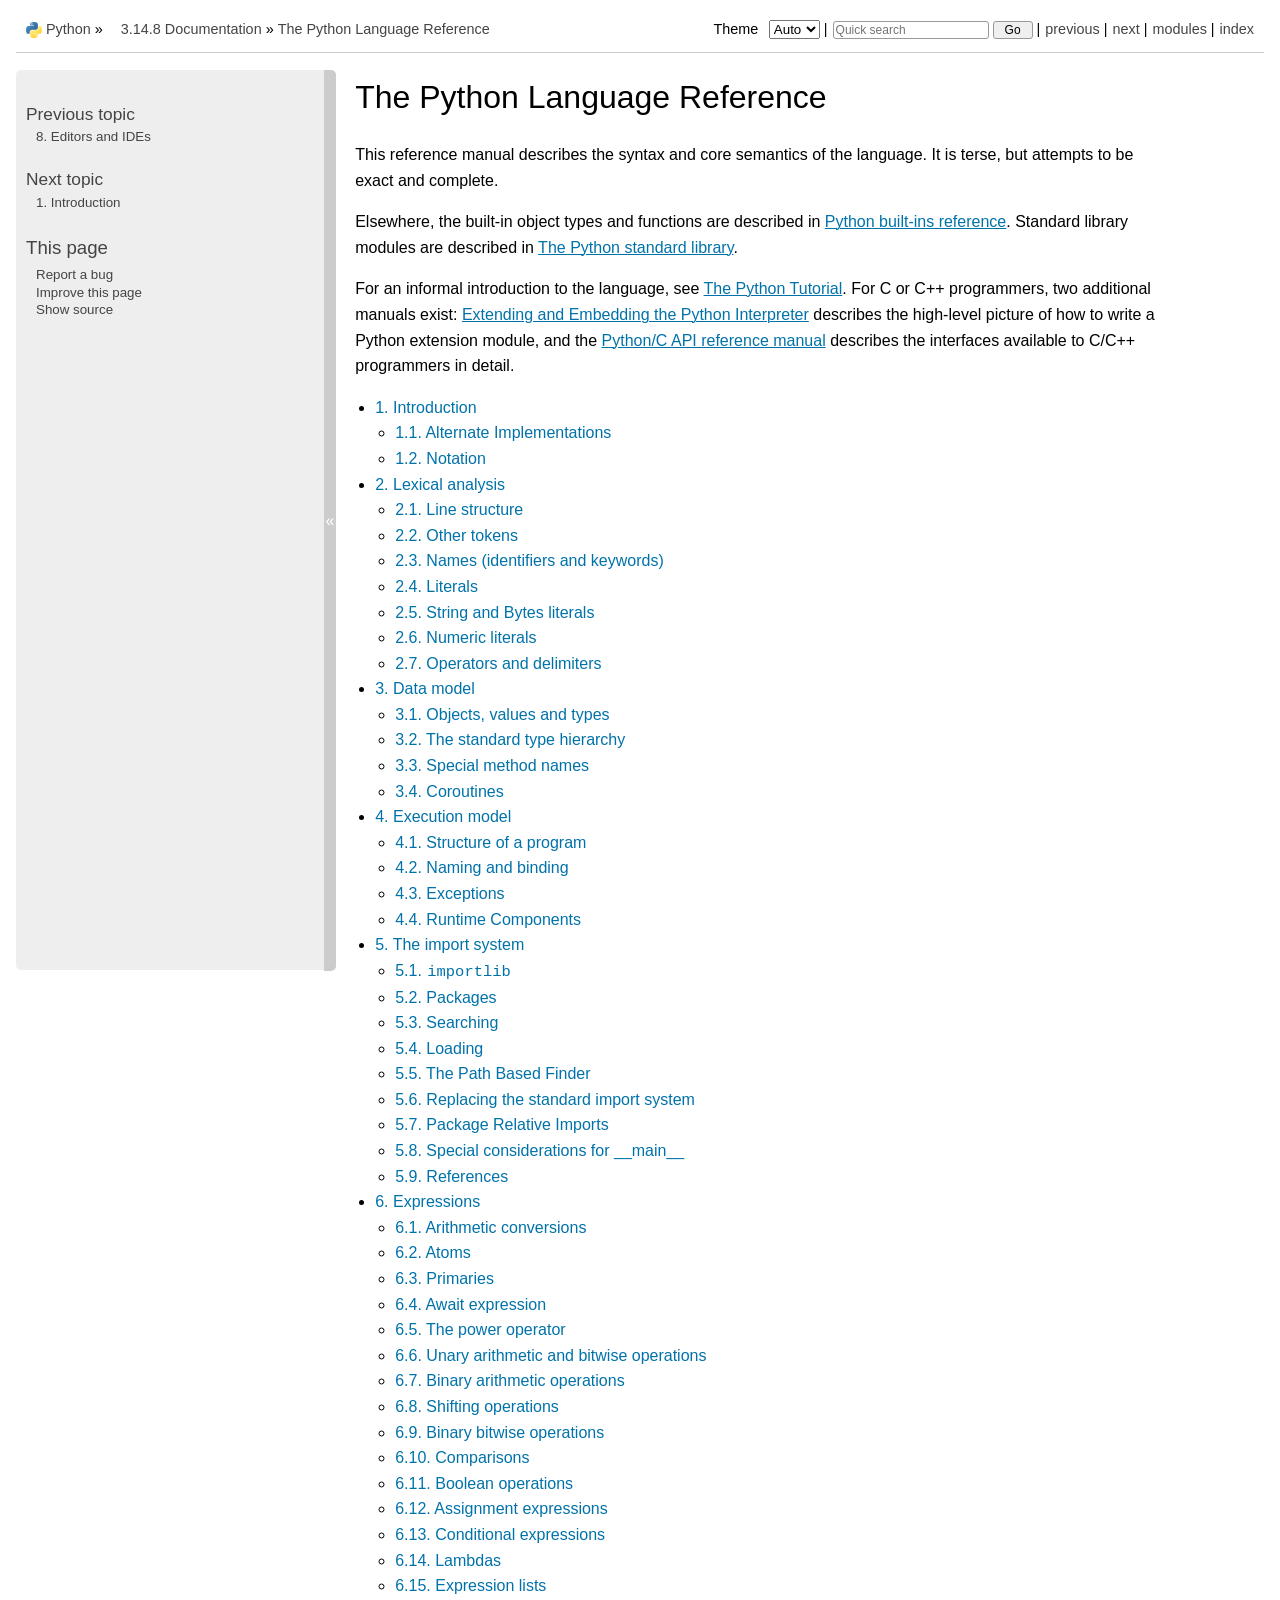
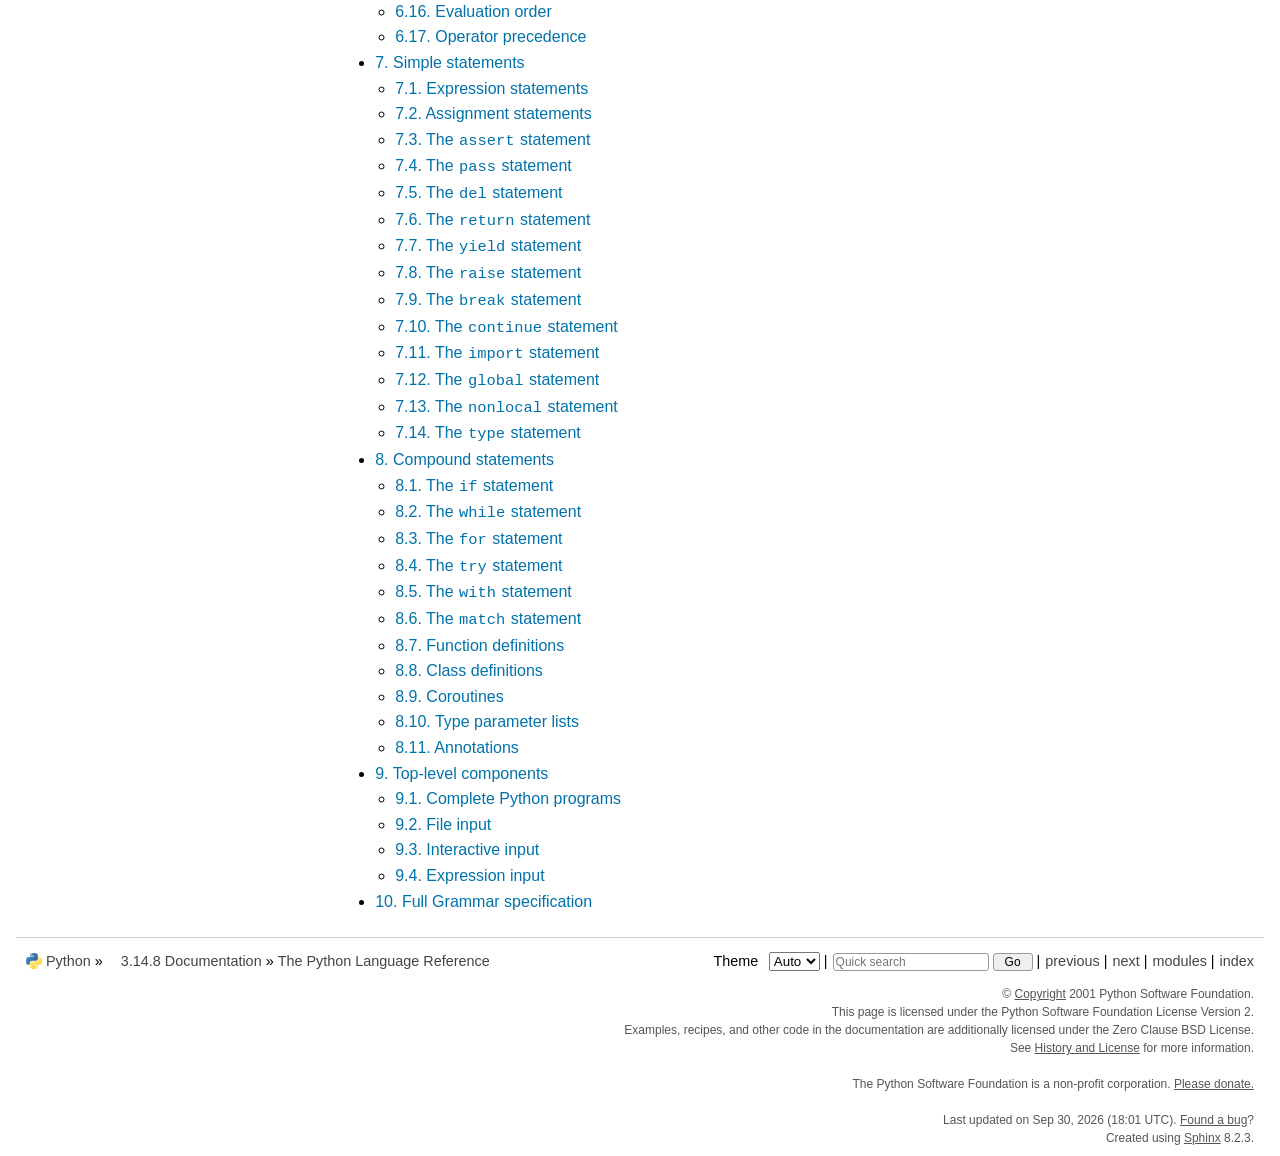
<file: Python/pythoncore-3.14-64/Doc/html/reference/index.html>
<!DOCTYPE html>

<html lang="en" data-content_root="../">
  <head>
    <meta charset="utf-8" />
    <meta name="viewport" content="width=device-width, initial-scale=1.0" /><meta name="viewport" content="width=device-width, initial-scale=1" />
<meta property="og:title" content="The Python Language Reference" />
<meta property="og:type" content="website" />
<meta property="og:url" content="https://docs.python.org/3/reference/index.html" />
<meta property="og:site_name" content="Python documentation" />
<meta property="og:description" content="This reference manual describes the syntax and core semantics of the language. It is terse, but attempts to be exact and complete. Elsewhere, the built-in object types and functions are described i..." />
<meta property="og:image" content="_static/og-image.png" />
<meta property="og:image:alt" content="Python documentation" />
<meta name="description" content="This reference manual describes the syntax and core semantics of the language. It is terse, but attempts to be exact and complete. Elsewhere, the built-in object types and functions are described i..." />
<meta name="theme-color" content="#3776ab">
<meta property="og:image:width" content="200">
<meta property="og:image:height" content="200">

    <title>The Python Language Reference &#8212; Python 3.14.8 documentation</title><meta name="viewport" content="width=device-width, initial-scale=1.0">
    
    <link rel="stylesheet" type="text/css" href="../_static/pygments.css?v=b86133f3" />
    <link rel="stylesheet" type="text/css" href="../_static/classic.css?v=234b1a7c" />
    <link rel="stylesheet" type="text/css" href="../_static/pydoctheme.css?v=48df1187" />
    <link id="pygments_dark_css" media="(prefers-color-scheme: dark)" rel="stylesheet" type="text/css" href="../_static/pygments_dark.css?v=0fc419ee" />
    
    <script src="../_static/documentation_options.js?v=8dbd9a09"></script>
    <script src="../_static/doctools.js?v=9bcbadda"></script>
    <script src="../_static/sphinx_highlight.js?v=dc90522c"></script>
    
    <script src="../_static/sidebar.js"></script>
    
    <link rel="search" type="application/opensearchdescription+xml"
          title="Search within Python 3.14.8 documentation"
          href="../_static/opensearch.xml"/>
    <link rel="author" title="About these documents" href="../about.html" />
    <link rel="index" title="Index" href="../genindex.html" />
    <link rel="search" title="Search" href="../search.html" />
    <link rel="copyright" title="Copyright" href="../copyright.html" />
    <link rel="next" title="1. Introduction" href="introduction.html" />
    <link rel="prev" title="8. Editors and IDEs" href="../using/editors.html" />
    
      
      <link rel="canonical" href="https://docs.python.org/3/reference/index.html">
      
    

    
    <style>
      @media only screen {
        table.full-width-table {
            width: 100%;
        }
      }
    </style>
<link rel="stylesheet" href="../_static/pydoctheme_dark.css" media="(prefers-color-scheme: dark)" id="pydoctheme_dark_css">
    <link rel="shortcut icon" type="image/png" href="../_static/py.svg">
            <script type="text/javascript" src="../_static/copybutton.js"></script>
            <script type="text/javascript" src="../_static/menu.js"></script>
            <script type="text/javascript" src="../_static/search-focus.js"></script>
            <script type="text/javascript" src="../_static/themetoggle.js"></script> 
            <script type="text/javascript" src="../_static/rtd_switcher.js"></script>
            <meta name="readthedocs-addons-api-version" content="1">

  </head>
<body>
<div class="mobile-nav">
    <input type="checkbox" id="menuToggler" class="toggler__input" aria-controls="navigation"
           aria-pressed="false" aria-expanded="false" role="button" aria-label="Menu">
    <nav class="nav-content" role="navigation">
        <label for="menuToggler" class="toggler__label">
            <span></span>
        </label>
        <span class="nav-items-wrapper">
            <a href="https://www.python.org/" class="nav-logo">
                <img src="../_static/py.svg" alt="Python logo">
            </a>
            <span class="version_switcher_placeholder"></span>
            <form role="search" class="search" action="../search.html" method="get">
                <svg xmlns="http://www.w3.org/2000/svg" width="20" height="20" viewBox="0 0 24 24" class="search-icon">
                    <path fill-rule="nonzero" fill="currentColor" d="M15.5 14h-.79l-.28-.27a6.5 6.5 0 001.48-5.34c-.47-2.78-2.79-5-5.59-5.34a6.505 6.505 0 00-7.27 7.27c.34 2.8 2.56 5.12 5.34 5.59a6.5 6.5 0 005.34-1.48l.27.28v.79l4.25 4.25c.41.41 1.08.41 1.49 0 .41-.41.41-1.08 0-1.49L15.5 14zm-6 0C7.01 14 5 11.99 5 9.5S7.01 5 9.5 5 14 7.01 14 9.5 11.99 14 9.5 14z"></path>
                </svg>
                <input placeholder="Quick search" aria-label="Quick search" type="search" name="q">
                <input type="submit" value="Go">
            </form>
        </span>
    </nav>
    <div class="menu-wrapper">
        <nav class="menu" role="navigation" aria-label="main navigation">
            <div class="language_switcher_placeholder"></div>
            
<label class="theme-selector-label">
    Theme
    <select class="theme-selector" oninput="activateTheme(this.value)">
        <option value="auto" selected>Auto</option>
        <option value="light">Light</option>
        <option value="dark">Dark</option>
    </select>
</label>
  <div>
    <h4>Previous topic</h4>
    <p class="topless"><a href="../using/editors.html"
                          title="previous chapter"><span class="section-number">8. </span>Editors and IDEs</a></p>
  </div>
  <div>
    <h4>Next topic</h4>
    <p class="topless"><a href="introduction.html"
                          title="next chapter"><span class="section-number">1. </span>Introduction</a></p>
  </div>
  <script>
    document.addEventListener('DOMContentLoaded', () => {
        const title = document.querySelector('meta[property="og:title"]').content;
        const elements = document.querySelectorAll('.improvepage');
        const pageurl = window.location.href.split('?')[0];
        elements.forEach(element => {
            const url = new URL(element.href.split('?')[0].replace("-nojs", ""));
            url.searchParams.set('pagetitle', title);
            url.searchParams.set('pageurl', pageurl);
            url.searchParams.set('pagesource', "reference/index.rst");
            element.href = url.toString();
        });
    });
  </script>
  <div role="note" aria-label="source link">
    <h3>This page</h3>
    <ul class="this-page-menu">
      <li><a href="../bugs.html">Report a bug</a></li>
      <li><a class="improvepage" href="../improve-page-nojs.html">Improve this page</a></li>
      <li>
        <a href="https://github.com/python/cpython/blob/3.14/Doc/reference/index.rst?plain=1"
            rel="nofollow">Show source
        </a>
      </li>
      
    </ul>
  </div>
        </nav>
    </div>
</div>

  
    <div class="related" role="navigation" aria-label="Related">
      <h3>Navigation</h3>
      <ul>
        <li class="right" style="margin-right: 10px">
          <a href="../genindex.html" title="General Index"
             accesskey="I">index</a></li>
        <li class="right" >
          <a href="../py-modindex.html" title="Python Module Index"
             >modules</a> |</li>
        <li class="right" >
          <a href="introduction.html" title="1. Introduction"
             accesskey="N">next</a> |</li>
        <li class="right" >
          <a href="../using/editors.html" title="8. Editors and IDEs"
             accesskey="P">previous</a> |</li>

          <li class="root-icon"><img src="../_static/py.svg" alt="Python logo" style="vertical-align: middle; margin-top: -1px"></li>
          <li><a href="https://www.python.org/">Python</a> &#187;</li>
          <li class="switchers">
            <div class="language_switcher_placeholder"></div>
            <div class="version_switcher_placeholder"></div>
          </li>
          <li>
              
          </li>
    <li id="cpython-language-and-version">
      <a href="../index.html">3.14.8 Documentation</a> &#187;
    </li>

        <li class="nav-item nav-item-this"><a href="">The Python Language Reference</a></li>
                <li class="right">
                    

    <div class="inline-search" role="search">
        <form class="inline-search" action="../search.html" method="get">
          <input placeholder="Quick search" aria-label="Quick search" type="search" name="q" id="search-box">
          <input type="submit" value="Go">
        </form>
    </div>
                     |
                </li>
            <li class="right">
<label class="theme-selector-label">
    Theme
    <select class="theme-selector" oninput="activateTheme(this.value)">
        <option value="auto" selected>Auto</option>
        <option value="light">Light</option>
        <option value="dark">Dark</option>
    </select>
</label> |</li>
            
      </ul>
    </div>    

    <div class="document">
      <div class="documentwrapper">
        <div class="bodywrapper">
          <div class="body" role="main">
            
  <section id="the-python-language-reference">
<span id="reference-index"></span><h1>The Python Language Reference<a class="headerlink" href="#the-python-language-reference" title="Link to this heading">¶</a></h1>
<p>This reference manual describes the syntax and core semantics of the
language. It is terse, but attempts to be exact and complete.</p>
<p>Elsewhere, the built-in object types and functions are described in
<a class="reference internal" href="../builtins/index.html#builtins-index"><span class="std std-ref">Python built-ins reference</span></a>. Standard library modules are described in <a class="reference internal" href="../library/index.html#library-index"><span class="std std-ref">The Python standard library</span></a>.</p>
<p>For an informal introduction to the
language, see <a class="reference internal" href="../tutorial/index.html#tutorial-index"><span class="std std-ref">The Python Tutorial</span></a>. For C or C++ programmers, two additional
manuals exist: <a class="reference internal" href="../extending/index.html#extending-index"><span class="std std-ref">Extending and Embedding the Python Interpreter</span></a> describes the high-level picture of how to
write a Python extension module, and the <a class="reference internal" href="../c-api/index.html#c-api-index"><span class="std std-ref">Python/C API reference manual</span></a> describes the
interfaces available to C/C++ programmers in detail.</p>
<div class="toctree-wrapper compound">
<ul>
<li class="toctree-l1"><a class="reference internal" href="introduction.html">1. Introduction</a><ul>
<li class="toctree-l2"><a class="reference internal" href="introduction.html#alternate-implementations">1.1. Alternate Implementations</a></li>
<li class="toctree-l2"><a class="reference internal" href="introduction.html#notation">1.2. Notation</a></li>
</ul>
</li>
<li class="toctree-l1"><a class="reference internal" href="lexical_analysis.html">2. Lexical analysis</a><ul>
<li class="toctree-l2"><a class="reference internal" href="lexical_analysis.html#line-structure">2.1. Line structure</a></li>
<li class="toctree-l2"><a class="reference internal" href="lexical_analysis.html#other-tokens">2.2. Other tokens</a></li>
<li class="toctree-l2"><a class="reference internal" href="lexical_analysis.html#names-identifiers-and-keywords">2.3. Names (identifiers and keywords)</a></li>
<li class="toctree-l2"><a class="reference internal" href="lexical_analysis.html#literals">2.4. Literals</a></li>
<li class="toctree-l2"><a class="reference internal" href="lexical_analysis.html#string-and-bytes-literals">2.5. String and Bytes literals</a></li>
<li class="toctree-l2"><a class="reference internal" href="lexical_analysis.html#numeric-literals">2.6. Numeric literals</a></li>
<li class="toctree-l2"><a class="reference internal" href="lexical_analysis.html#operators-and-delimiters">2.7. Operators and delimiters</a></li>
</ul>
</li>
<li class="toctree-l1"><a class="reference internal" href="datamodel.html">3. Data model</a><ul>
<li class="toctree-l2"><a class="reference internal" href="datamodel.html#objects-values-and-types">3.1. Objects, values and types</a></li>
<li class="toctree-l2"><a class="reference internal" href="datamodel.html#the-standard-type-hierarchy">3.2. The standard type hierarchy</a></li>
<li class="toctree-l2"><a class="reference internal" href="datamodel.html#special-method-names">3.3. Special method names</a></li>
<li class="toctree-l2"><a class="reference internal" href="datamodel.html#coroutines">3.4. Coroutines</a></li>
</ul>
</li>
<li class="toctree-l1"><a class="reference internal" href="executionmodel.html">4. Execution model</a><ul>
<li class="toctree-l2"><a class="reference internal" href="executionmodel.html#structure-of-a-program">4.1. Structure of a program</a></li>
<li class="toctree-l2"><a class="reference internal" href="executionmodel.html#naming-and-binding">4.2. Naming and binding</a></li>
<li class="toctree-l2"><a class="reference internal" href="executionmodel.html#exceptions">4.3. Exceptions</a></li>
<li class="toctree-l2"><a class="reference internal" href="executionmodel.html#runtime-components">4.4. Runtime Components</a></li>
</ul>
</li>
<li class="toctree-l1"><a class="reference internal" href="import.html">5. The import system</a><ul>
<li class="toctree-l2"><a class="reference internal" href="import.html#importlib">5.1. <code class="xref py py-mod docutils literal notranslate"><span class="pre">importlib</span></code></a></li>
<li class="toctree-l2"><a class="reference internal" href="import.html#packages">5.2. Packages</a></li>
<li class="toctree-l2"><a class="reference internal" href="import.html#searching">5.3. Searching</a></li>
<li class="toctree-l2"><a class="reference internal" href="import.html#loading">5.4. Loading</a></li>
<li class="toctree-l2"><a class="reference internal" href="import.html#the-path-based-finder">5.5. The Path Based Finder</a></li>
<li class="toctree-l2"><a class="reference internal" href="import.html#replacing-the-standard-import-system">5.6. Replacing the standard import system</a></li>
<li class="toctree-l2"><a class="reference internal" href="import.html#package-relative-imports">5.7. Package Relative Imports</a></li>
<li class="toctree-l2"><a class="reference internal" href="import.html#special-considerations-for-main">5.8. Special considerations for __main__</a></li>
<li class="toctree-l2"><a class="reference internal" href="import.html#references">5.9. References</a></li>
</ul>
</li>
<li class="toctree-l1"><a class="reference internal" href="expressions.html">6. Expressions</a><ul>
<li class="toctree-l2"><a class="reference internal" href="expressions.html#arithmetic-conversions">6.1. Arithmetic conversions</a></li>
<li class="toctree-l2"><a class="reference internal" href="expressions.html#atoms">6.2. Atoms</a></li>
<li class="toctree-l2"><a class="reference internal" href="expressions.html#primaries">6.3. Primaries</a></li>
<li class="toctree-l2"><a class="reference internal" href="expressions.html#await-expression">6.4. Await expression</a></li>
<li class="toctree-l2"><a class="reference internal" href="expressions.html#the-power-operator">6.5. The power operator</a></li>
<li class="toctree-l2"><a class="reference internal" href="expressions.html#unary-arithmetic-and-bitwise-operations">6.6. Unary arithmetic and bitwise operations</a></li>
<li class="toctree-l2"><a class="reference internal" href="expressions.html#binary-arithmetic-operations">6.7. Binary arithmetic operations</a></li>
<li class="toctree-l2"><a class="reference internal" href="expressions.html#shifting-operations">6.8. Shifting operations</a></li>
<li class="toctree-l2"><a class="reference internal" href="expressions.html#binary-bitwise-operations">6.9. Binary bitwise operations</a></li>
<li class="toctree-l2"><a class="reference internal" href="expressions.html#comparisons">6.10. Comparisons</a></li>
<li class="toctree-l2"><a class="reference internal" href="expressions.html#boolean-operations">6.11. Boolean operations</a></li>
<li class="toctree-l2"><a class="reference internal" href="expressions.html#assignment-expressions">6.12. Assignment expressions</a></li>
<li class="toctree-l2"><a class="reference internal" href="expressions.html#conditional-expressions">6.13. Conditional expressions</a></li>
<li class="toctree-l2"><a class="reference internal" href="expressions.html#lambda">6.14. Lambdas</a></li>
<li class="toctree-l2"><a class="reference internal" href="expressions.html#expression-lists">6.15. Expression lists</a></li>
<li class="toctree-l2"><a class="reference internal" href="expressions.html#evaluation-order">6.16. Evaluation order</a></li>
<li class="toctree-l2"><a class="reference internal" href="expressions.html#operator-precedence">6.17. Operator precedence</a></li>
</ul>
</li>
<li class="toctree-l1"><a class="reference internal" href="simple_stmts.html">7. Simple statements</a><ul>
<li class="toctree-l2"><a class="reference internal" href="simple_stmts.html#expression-statements">7.1. Expression statements</a></li>
<li class="toctree-l2"><a class="reference internal" href="simple_stmts.html#assignment-statements">7.2. Assignment statements</a></li>
<li class="toctree-l2"><a class="reference internal" href="simple_stmts.html#the-assert-statement">7.3. The <code class="xref std std-keyword docutils literal notranslate"><span class="pre">assert</span></code> statement</a></li>
<li class="toctree-l2"><a class="reference internal" href="simple_stmts.html#the-pass-statement">7.4. The <code class="xref std std-keyword docutils literal notranslate"><span class="pre">pass</span></code> statement</a></li>
<li class="toctree-l2"><a class="reference internal" href="simple_stmts.html#the-del-statement">7.5. The <code class="xref std std-keyword docutils literal notranslate"><span class="pre">del</span></code> statement</a></li>
<li class="toctree-l2"><a class="reference internal" href="simple_stmts.html#the-return-statement">7.6. The <code class="xref std std-keyword docutils literal notranslate"><span class="pre">return</span></code> statement</a></li>
<li class="toctree-l2"><a class="reference internal" href="simple_stmts.html#the-yield-statement">7.7. The <code class="xref std std-keyword docutils literal notranslate"><span class="pre">yield</span></code> statement</a></li>
<li class="toctree-l2"><a class="reference internal" href="simple_stmts.html#the-raise-statement">7.8. The <code class="xref std std-keyword docutils literal notranslate"><span class="pre">raise</span></code> statement</a></li>
<li class="toctree-l2"><a class="reference internal" href="simple_stmts.html#the-break-statement">7.9. The <code class="xref std std-keyword docutils literal notranslate"><span class="pre">break</span></code> statement</a></li>
<li class="toctree-l2"><a class="reference internal" href="simple_stmts.html#the-continue-statement">7.10. The <code class="xref std std-keyword docutils literal notranslate"><span class="pre">continue</span></code> statement</a></li>
<li class="toctree-l2"><a class="reference internal" href="simple_stmts.html#the-import-statement">7.11. The <code class="xref std std-keyword docutils literal notranslate"><span class="pre">import</span></code> statement</a></li>
<li class="toctree-l2"><a class="reference internal" href="simple_stmts.html#the-global-statement">7.12. The <code class="xref std std-keyword docutils literal notranslate"><span class="pre">global</span></code> statement</a></li>
<li class="toctree-l2"><a class="reference internal" href="simple_stmts.html#the-nonlocal-statement">7.13. The <code class="xref std std-keyword docutils literal notranslate"><span class="pre">nonlocal</span></code> statement</a></li>
<li class="toctree-l2"><a class="reference internal" href="simple_stmts.html#the-type-statement">7.14. The <code class="xref std std-keyword docutils literal notranslate"><span class="pre">type</span></code> statement</a></li>
</ul>
</li>
<li class="toctree-l1"><a class="reference internal" href="compound_stmts.html">8. Compound statements</a><ul>
<li class="toctree-l2"><a class="reference internal" href="compound_stmts.html#the-if-statement">8.1. The <code class="xref std std-keyword docutils literal notranslate"><span class="pre">if</span></code> statement</a></li>
<li class="toctree-l2"><a class="reference internal" href="compound_stmts.html#the-while-statement">8.2. The <code class="xref std std-keyword docutils literal notranslate"><span class="pre">while</span></code> statement</a></li>
<li class="toctree-l2"><a class="reference internal" href="compound_stmts.html#the-for-statement">8.3. The <code class="xref std std-keyword docutils literal notranslate"><span class="pre">for</span></code> statement</a></li>
<li class="toctree-l2"><a class="reference internal" href="compound_stmts.html#the-try-statement">8.4. The <code class="xref std std-keyword docutils literal notranslate"><span class="pre">try</span></code> statement</a></li>
<li class="toctree-l2"><a class="reference internal" href="compound_stmts.html#the-with-statement">8.5. The <code class="xref std std-keyword docutils literal notranslate"><span class="pre">with</span></code> statement</a></li>
<li class="toctree-l2"><a class="reference internal" href="compound_stmts.html#the-match-statement">8.6. The <code class="xref std std-keyword docutils literal notranslate"><span class="pre">match</span></code> statement</a></li>
<li class="toctree-l2"><a class="reference internal" href="compound_stmts.html#function-definitions">8.7. Function definitions</a></li>
<li class="toctree-l2"><a class="reference internal" href="compound_stmts.html#class-definitions">8.8. Class definitions</a></li>
<li class="toctree-l2"><a class="reference internal" href="compound_stmts.html#coroutines">8.9. Coroutines</a></li>
<li class="toctree-l2"><a class="reference internal" href="compound_stmts.html#type-parameter-lists">8.10. Type parameter lists</a></li>
<li class="toctree-l2"><a class="reference internal" href="compound_stmts.html#annotations">8.11. Annotations</a></li>
</ul>
</li>
<li class="toctree-l1"><a class="reference internal" href="toplevel_components.html">9. Top-level components</a><ul>
<li class="toctree-l2"><a class="reference internal" href="toplevel_components.html#complete-python-programs">9.1. Complete Python programs</a></li>
<li class="toctree-l2"><a class="reference internal" href="toplevel_components.html#file-input">9.2. File input</a></li>
<li class="toctree-l2"><a class="reference internal" href="toplevel_components.html#interactive-input">9.3. Interactive input</a></li>
<li class="toctree-l2"><a class="reference internal" href="toplevel_components.html#expression-input">9.4. Expression input</a></li>
</ul>
</li>
<li class="toctree-l1"><a class="reference internal" href="grammar.html">10. Full Grammar specification</a></li>
</ul>
</div>
</section>


            <div class="clearer"></div>
          </div>
        </div>
      </div>
      <div class="sphinxsidebar" role="navigation" aria-label="Main">
        <div class="sphinxsidebarwrapper">
  <div>
    <h4>Previous topic</h4>
    <p class="topless"><a href="../using/editors.html"
                          title="previous chapter"><span class="section-number">8. </span>Editors and IDEs</a></p>
  </div>
  <div>
    <h4>Next topic</h4>
    <p class="topless"><a href="introduction.html"
                          title="next chapter"><span class="section-number">1. </span>Introduction</a></p>
  </div>
  <script>
    document.addEventListener('DOMContentLoaded', () => {
        const title = document.querySelector('meta[property="og:title"]').content;
        const elements = document.querySelectorAll('.improvepage');
        const pageurl = window.location.href.split('?')[0];
        elements.forEach(element => {
            const url = new URL(element.href.split('?')[0].replace("-nojs", ""));
            url.searchParams.set('pagetitle', title);
            url.searchParams.set('pageurl', pageurl);
            url.searchParams.set('pagesource', "reference/index.rst");
            element.href = url.toString();
        });
    });
  </script>
  <div role="note" aria-label="source link">
    <h3>This page</h3>
    <ul class="this-page-menu">
      <li><a href="../bugs.html">Report a bug</a></li>
      <li><a class="improvepage" href="../improve-page-nojs.html">Improve this page</a></li>
      <li>
        <a href="https://github.com/python/cpython/blob/3.14/Doc/reference/index.rst?plain=1"
            rel="nofollow">Show source
        </a>
      </li>
      
    </ul>
  </div>
        </div>
<div id="sidebarbutton" title="Collapse sidebar">
<span>«</span>
</div>

      </div>
      <div class="clearer"></div>
    </div>  
    <div class="related" role="navigation" aria-label="Related">
      <h3>Navigation</h3>
      <ul>
        <li class="right" style="margin-right: 10px">
          <a href="../genindex.html" title="General Index"
             >index</a></li>
        <li class="right" >
          <a href="../py-modindex.html" title="Python Module Index"
             >modules</a> |</li>
        <li class="right" >
          <a href="introduction.html" title="1. Introduction"
             >next</a> |</li>
        <li class="right" >
          <a href="../using/editors.html" title="8. Editors and IDEs"
             >previous</a> |</li>

          <li class="root-icon"><img src="../_static/py.svg" alt="Python logo" style="vertical-align: middle; margin-top: -1px"></li>
          <li><a href="https://www.python.org/">Python</a> &#187;</li>
          <li class="switchers">
            <div class="language_switcher_placeholder"></div>
            <div class="version_switcher_placeholder"></div>
          </li>
          <li>
              
          </li>
    <li id="cpython-language-and-version">
      <a href="../index.html">3.14.8 Documentation</a> &#187;
    </li>

        <li class="nav-item nav-item-this"><a href="">The Python Language Reference</a></li>
                <li class="right">
                    

    <div class="inline-search" role="search">
        <form class="inline-search" action="../search.html" method="get">
          <input placeholder="Quick search" aria-label="Quick search" type="search" name="q" id="search-box">
          <input type="submit" value="Go">
        </form>
    </div>
                     |
                </li>
            <li class="right">
<label class="theme-selector-label">
    Theme
    <select class="theme-selector" oninput="activateTheme(this.value)">
        <option value="auto" selected>Auto</option>
        <option value="light">Light</option>
        <option value="dark">Dark</option>
    </select>
</label> |</li>
            
      </ul>
    </div>  
    <div class="footer">
    &copy; <a href="../copyright.html">Copyright</a> 2001 Python Software Foundation.
    <br>
    This page is licensed under the Python Software Foundation License Version 2.
    <br>
    Examples, recipes, and other code in the documentation are additionally licensed under the Zero Clause BSD License.
    <br>
    
      See <a href="/license.html">History and License</a> for more information.<br>
    
    
    <br>

    The Python Software Foundation is a non-profit corporation.
<a href="https://www.python.org/psf/donations/">Please donate.</a>
<br>
    <br>
      Last updated on Sep 30, 2026 (18:01 UTC).
    
      <a href="/bugs.html">Found a bug</a>?
    
    <br>

    Created using <a href="https://www.sphinx-doc.org/">Sphinx</a> 8.2.3.
    </div>

  </body>
</html>
</file>
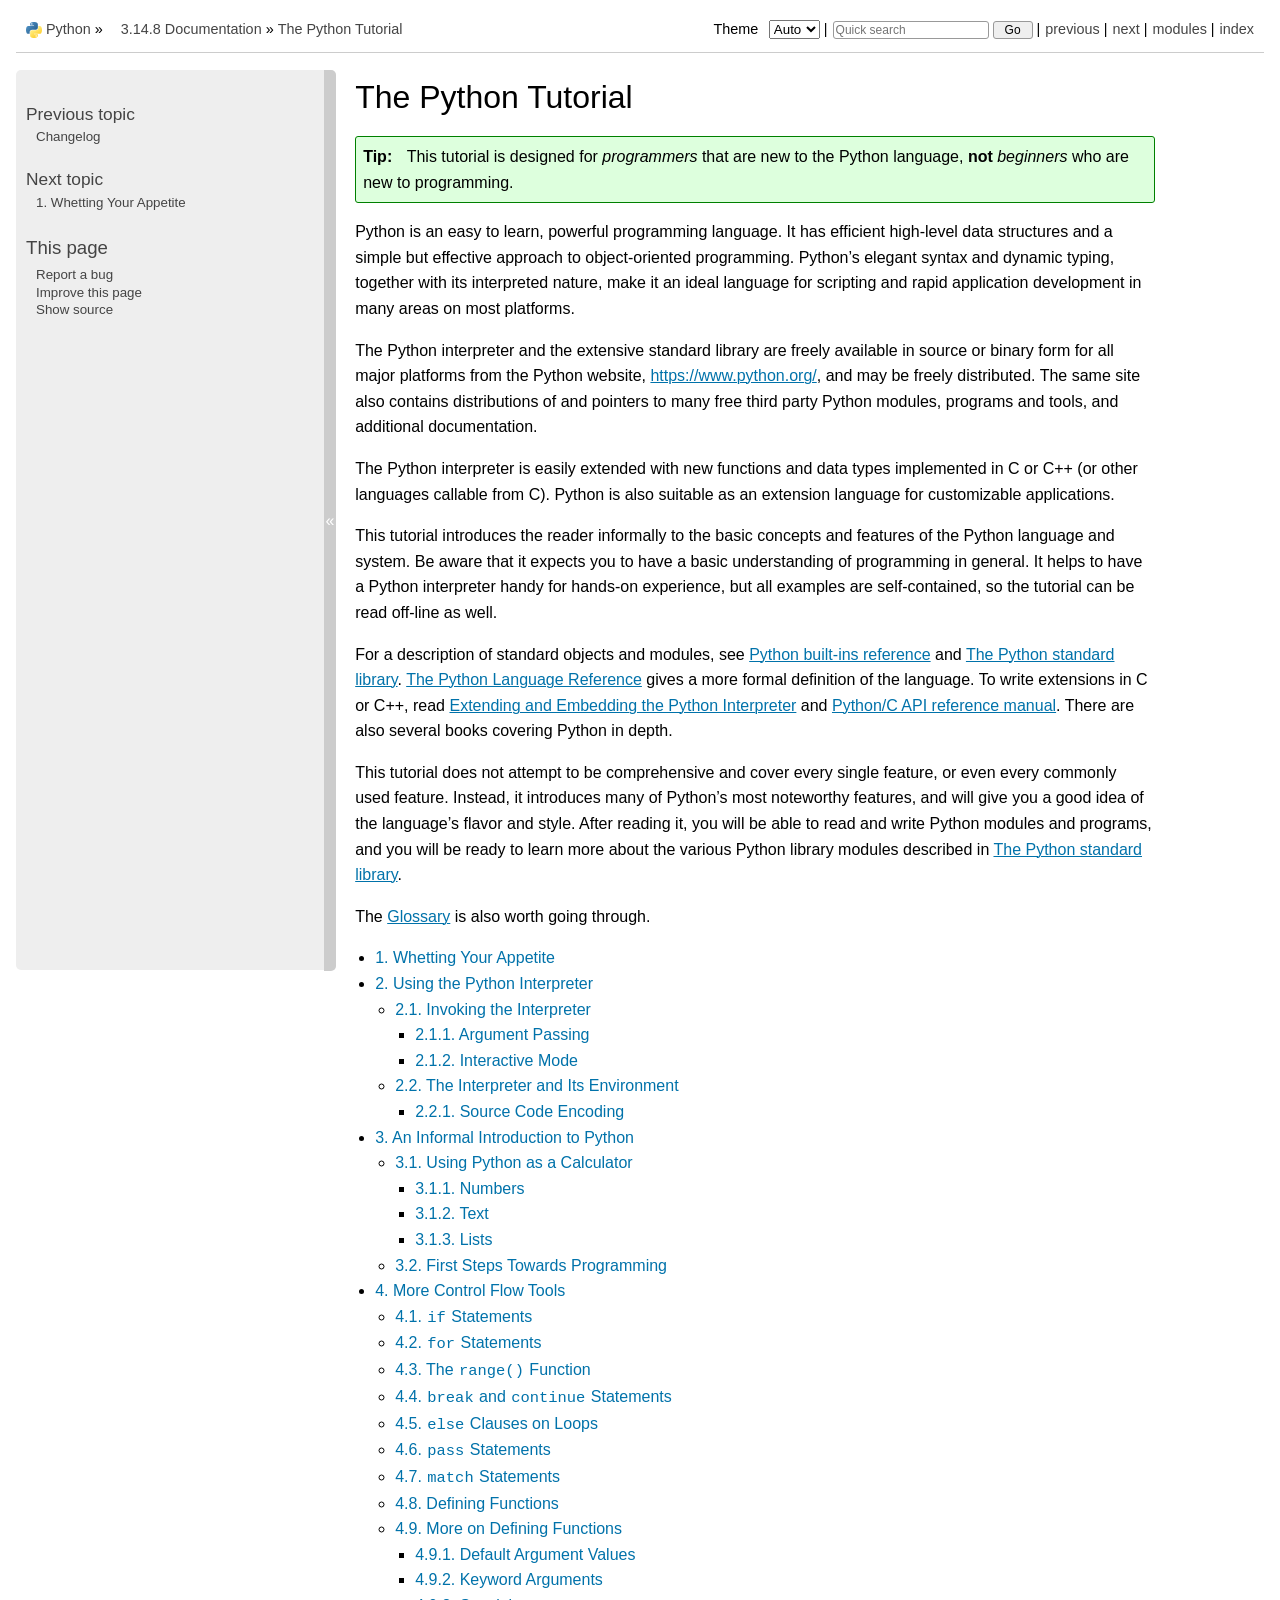
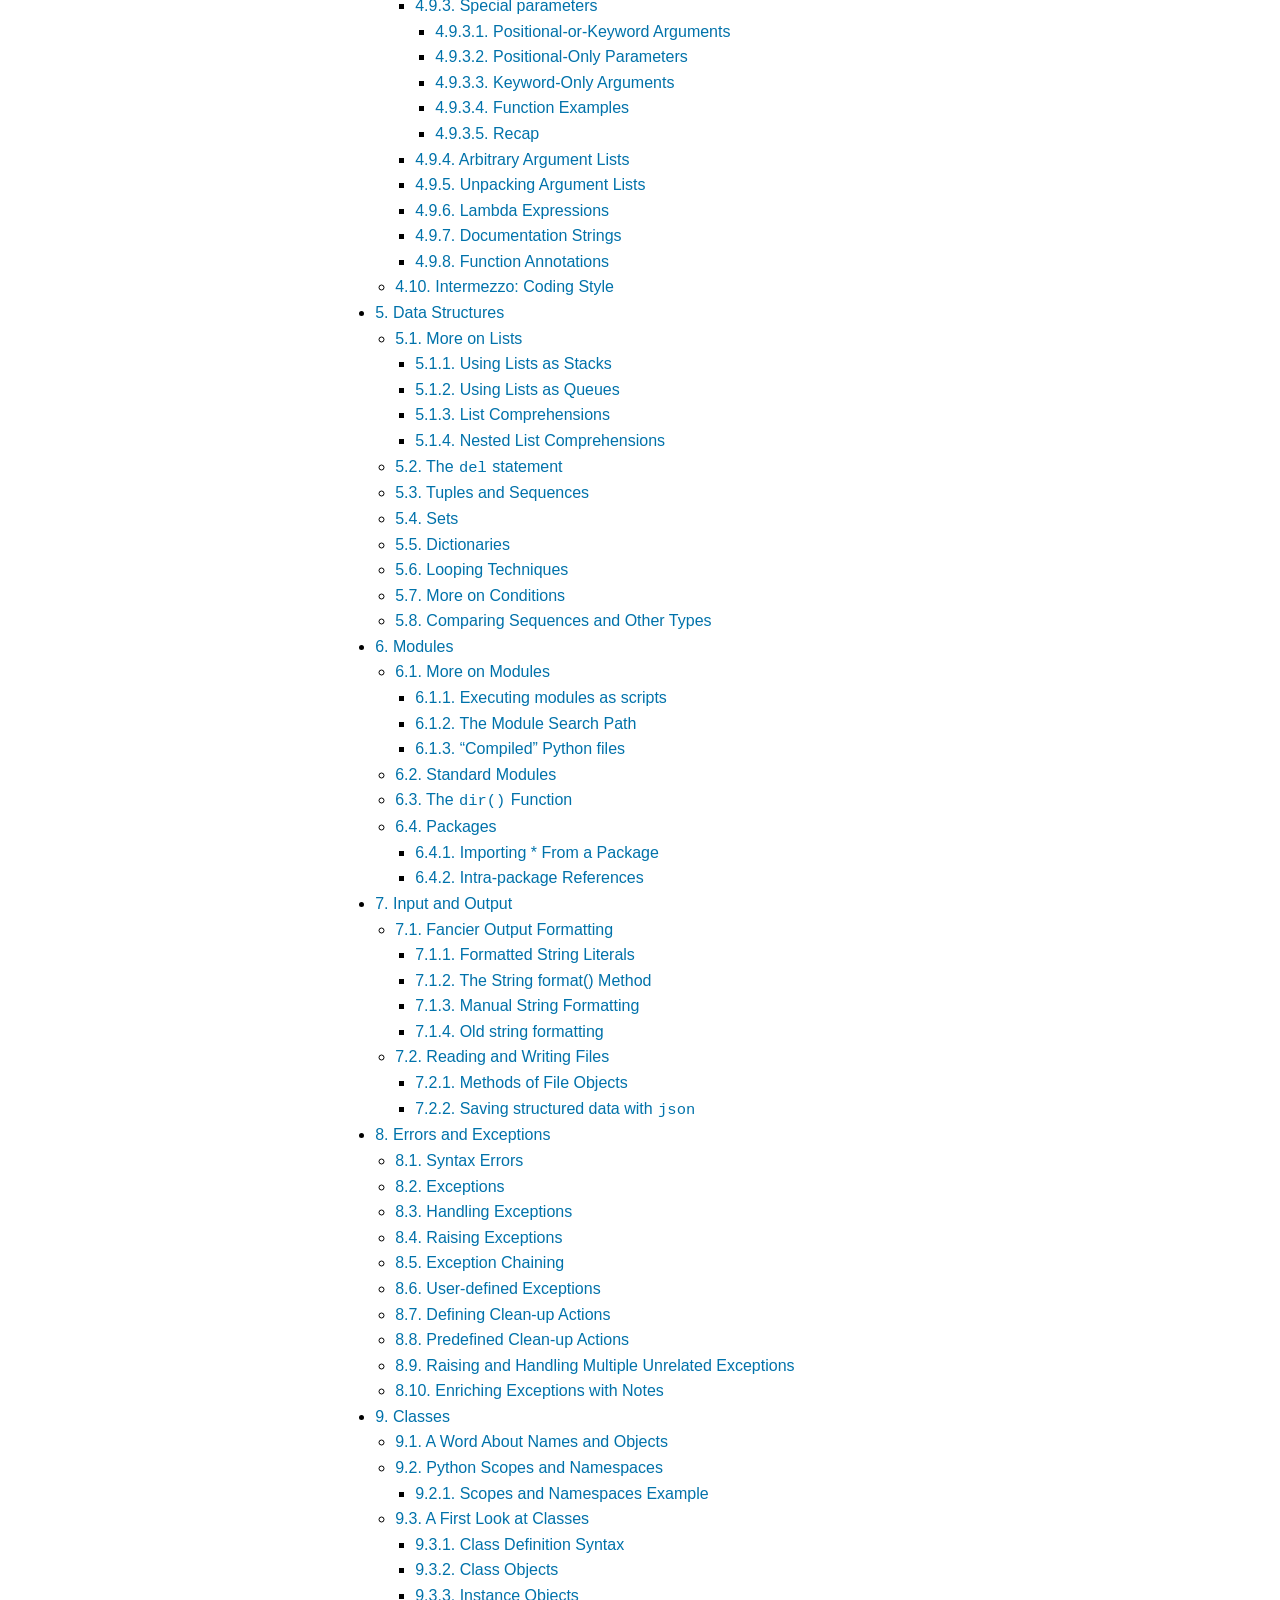
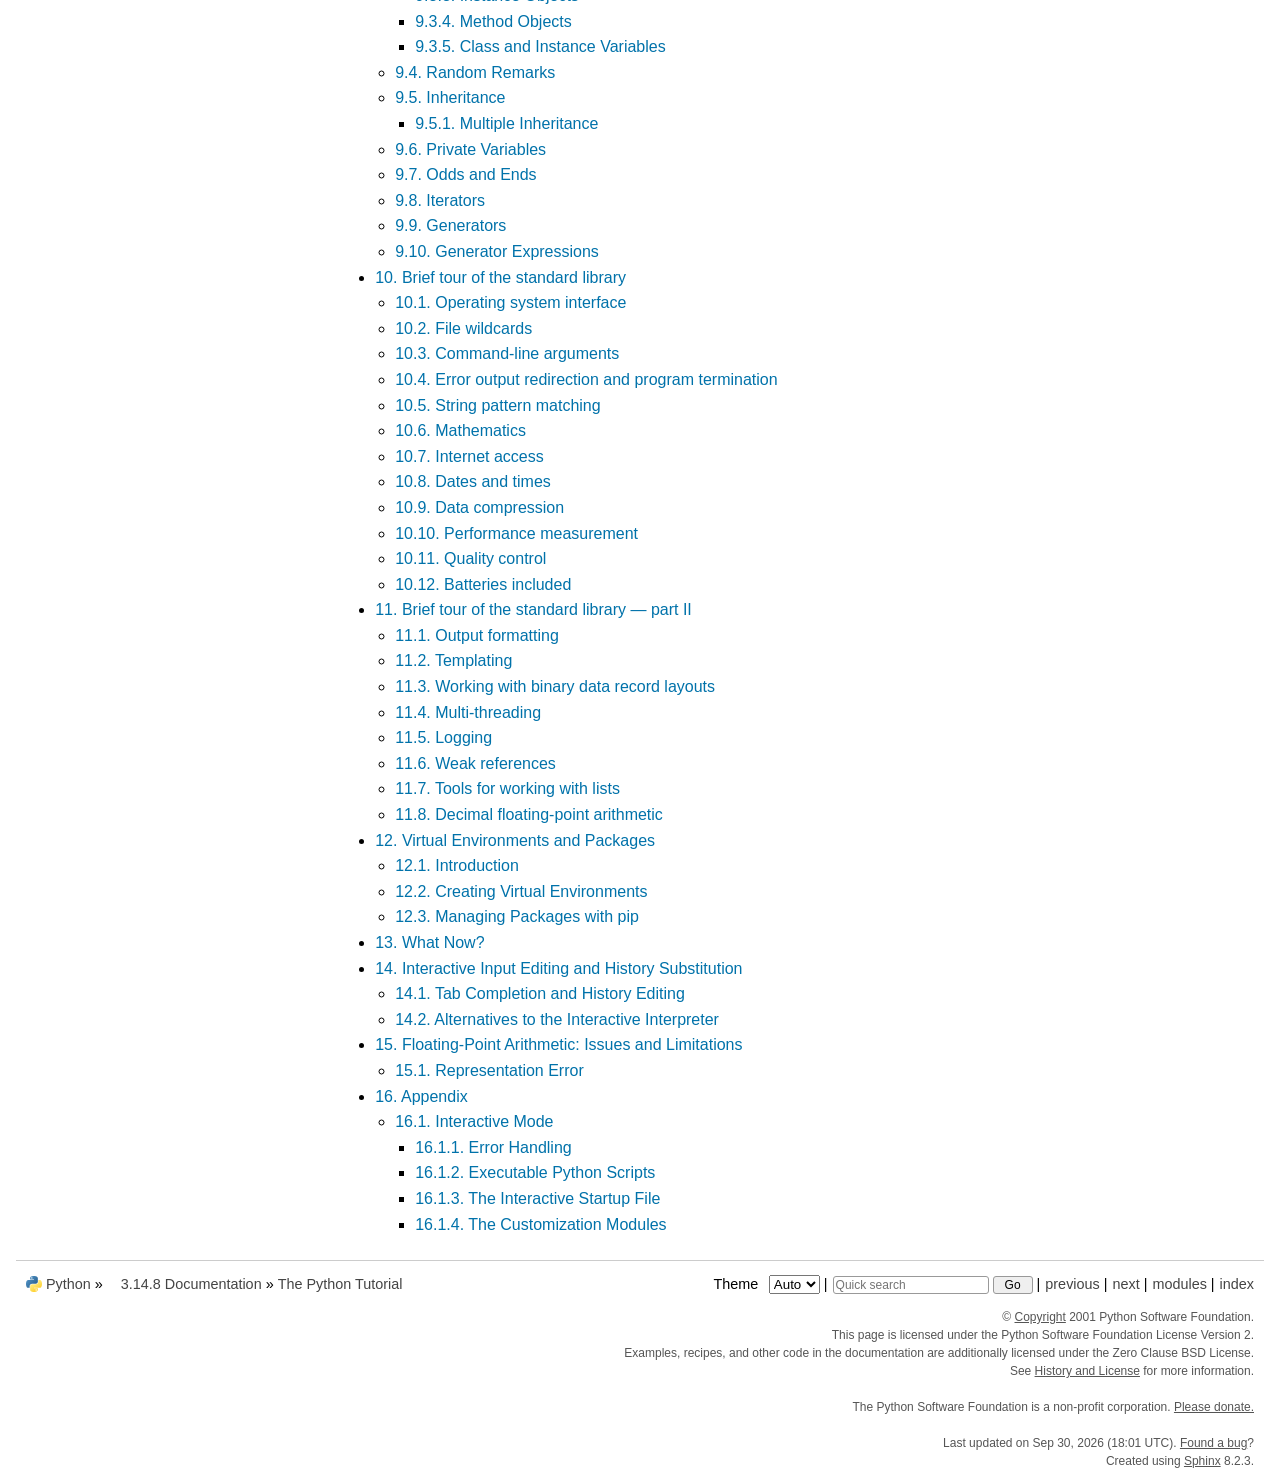
<file: Python/pythoncore-3.14-64/Doc/html/tutorial/index.html>
<!DOCTYPE html>

<html lang="en" data-content_root="../">
  <head>
    <meta charset="utf-8" />
    <meta name="viewport" content="width=device-width, initial-scale=1.0" /><meta name="viewport" content="width=device-width, initial-scale=1" />
<meta property="og:title" content="The Python Tutorial" />
<meta property="og:type" content="website" />
<meta property="og:url" content="https://docs.python.org/3/tutorial/index.html" />
<meta property="og:site_name" content="Python documentation" />
<meta property="og:description" content="Python is an easy to learn, powerful programming language. It has efficient high-level data structures and a simple but effective approach to object-oriented programming. Python’s elegant syntax an..." />
<meta property="og:image" content="_static/og-image.png" />
<meta property="og:image:alt" content="Python documentation" />
<meta name="description" content="Python is an easy to learn, powerful programming language. It has efficient high-level data structures and a simple but effective approach to object-oriented programming. Python’s elegant syntax an..." />
<meta name="theme-color" content="#3776ab">
<meta property="og:image:width" content="200">
<meta property="og:image:height" content="200">

    <title>The Python Tutorial &#8212; Python 3.14.8 documentation</title><meta name="viewport" content="width=device-width, initial-scale=1.0">
    
    <link rel="stylesheet" type="text/css" href="../_static/pygments.css?v=b86133f3" />
    <link rel="stylesheet" type="text/css" href="../_static/classic.css?v=234b1a7c" />
    <link rel="stylesheet" type="text/css" href="../_static/pydoctheme.css?v=48df1187" />
    <link id="pygments_dark_css" media="(prefers-color-scheme: dark)" rel="stylesheet" type="text/css" href="../_static/pygments_dark.css?v=0fc419ee" />
    
    <script src="../_static/documentation_options.js?v=8dbd9a09"></script>
    <script src="../_static/doctools.js?v=9bcbadda"></script>
    <script src="../_static/sphinx_highlight.js?v=dc90522c"></script>
    
    <script src="../_static/sidebar.js"></script>
    
    <link rel="search" type="application/opensearchdescription+xml"
          title="Search within Python 3.14.8 documentation"
          href="../_static/opensearch.xml"/>
    <link rel="author" title="About these documents" href="../about.html" />
    <link rel="index" title="Index" href="../genindex.html" />
    <link rel="search" title="Search" href="../search.html" />
    <link rel="copyright" title="Copyright" href="../copyright.html" />
    <link rel="next" title="1. Whetting Your Appetite" href="appetite.html" />
    <link rel="prev" title="Changelog" href="../whatsnew/changelog.html" />
    
      
      <link rel="canonical" href="https://docs.python.org/3/tutorial/index.html">
      
    

    
    <style>
      @media only screen {
        table.full-width-table {
            width: 100%;
        }
      }
    </style>
<link rel="stylesheet" href="../_static/pydoctheme_dark.css" media="(prefers-color-scheme: dark)" id="pydoctheme_dark_css">
    <link rel="shortcut icon" type="image/png" href="../_static/py.svg">
            <script type="text/javascript" src="../_static/copybutton.js"></script>
            <script type="text/javascript" src="../_static/menu.js"></script>
            <script type="text/javascript" src="../_static/search-focus.js"></script>
            <script type="text/javascript" src="../_static/themetoggle.js"></script> 
            <script type="text/javascript" src="../_static/rtd_switcher.js"></script>
            <meta name="readthedocs-addons-api-version" content="1">

  </head>
<body>
<div class="mobile-nav">
    <input type="checkbox" id="menuToggler" class="toggler__input" aria-controls="navigation"
           aria-pressed="false" aria-expanded="false" role="button" aria-label="Menu">
    <nav class="nav-content" role="navigation">
        <label for="menuToggler" class="toggler__label">
            <span></span>
        </label>
        <span class="nav-items-wrapper">
            <a href="https://www.python.org/" class="nav-logo">
                <img src="../_static/py.svg" alt="Python logo">
            </a>
            <span class="version_switcher_placeholder"></span>
            <form role="search" class="search" action="../search.html" method="get">
                <svg xmlns="http://www.w3.org/2000/svg" width="20" height="20" viewBox="0 0 24 24" class="search-icon">
                    <path fill-rule="nonzero" fill="currentColor" d="M15.5 14h-.79l-.28-.27a6.5 6.5 0 001.48-5.34c-.47-2.78-2.79-5-5.59-5.34a6.505 6.505 0 00-7.27 7.27c.34 2.8 2.56 5.12 5.34 5.59a6.5 6.5 0 005.34-1.48l.27.28v.79l4.25 4.25c.41.41 1.08.41 1.49 0 .41-.41.41-1.08 0-1.49L15.5 14zm-6 0C7.01 14 5 11.99 5 9.5S7.01 5 9.5 5 14 7.01 14 9.5 11.99 14 9.5 14z"></path>
                </svg>
                <input placeholder="Quick search" aria-label="Quick search" type="search" name="q">
                <input type="submit" value="Go">
            </form>
        </span>
    </nav>
    <div class="menu-wrapper">
        <nav class="menu" role="navigation" aria-label="main navigation">
            <div class="language_switcher_placeholder"></div>
            
<label class="theme-selector-label">
    Theme
    <select class="theme-selector" oninput="activateTheme(this.value)">
        <option value="auto" selected>Auto</option>
        <option value="light">Light</option>
        <option value="dark">Dark</option>
    </select>
</label>
  <div>
    <h4>Previous topic</h4>
    <p class="topless"><a href="../whatsnew/changelog.html"
                          title="previous chapter">Changelog</a></p>
  </div>
  <div>
    <h4>Next topic</h4>
    <p class="topless"><a href="appetite.html"
                          title="next chapter"><span class="section-number">1. </span>Whetting Your Appetite</a></p>
  </div>
  <script>
    document.addEventListener('DOMContentLoaded', () => {
        const title = document.querySelector('meta[property="og:title"]').content;
        const elements = document.querySelectorAll('.improvepage');
        const pageurl = window.location.href.split('?')[0];
        elements.forEach(element => {
            const url = new URL(element.href.split('?')[0].replace("-nojs", ""));
            url.searchParams.set('pagetitle', title);
            url.searchParams.set('pageurl', pageurl);
            url.searchParams.set('pagesource', "tutorial/index.rst");
            element.href = url.toString();
        });
    });
  </script>
  <div role="note" aria-label="source link">
    <h3>This page</h3>
    <ul class="this-page-menu">
      <li><a href="../bugs.html">Report a bug</a></li>
      <li><a class="improvepage" href="../improve-page-nojs.html">Improve this page</a></li>
      <li>
        <a href="https://github.com/python/cpython/blob/3.14/Doc/tutorial/index.rst?plain=1"
            rel="nofollow">Show source
        </a>
      </li>
      
    </ul>
  </div>
        </nav>
    </div>
</div>

  
    <div class="related" role="navigation" aria-label="Related">
      <h3>Navigation</h3>
      <ul>
        <li class="right" style="margin-right: 10px">
          <a href="../genindex.html" title="General Index"
             accesskey="I">index</a></li>
        <li class="right" >
          <a href="../py-modindex.html" title="Python Module Index"
             >modules</a> |</li>
        <li class="right" >
          <a href="appetite.html" title="1. Whetting Your Appetite"
             accesskey="N">next</a> |</li>
        <li class="right" >
          <a href="../whatsnew/changelog.html" title="Changelog"
             accesskey="P">previous</a> |</li>

          <li class="root-icon"><img src="../_static/py.svg" alt="Python logo" style="vertical-align: middle; margin-top: -1px"></li>
          <li><a href="https://www.python.org/">Python</a> &#187;</li>
          <li class="switchers">
            <div class="language_switcher_placeholder"></div>
            <div class="version_switcher_placeholder"></div>
          </li>
          <li>
              
          </li>
    <li id="cpython-language-and-version">
      <a href="../index.html">3.14.8 Documentation</a> &#187;
    </li>

        <li class="nav-item nav-item-this"><a href="">The Python Tutorial</a></li>
                <li class="right">
                    

    <div class="inline-search" role="search">
        <form class="inline-search" action="../search.html" method="get">
          <input placeholder="Quick search" aria-label="Quick search" type="search" name="q" id="search-box">
          <input type="submit" value="Go">
        </form>
    </div>
                     |
                </li>
            <li class="right">
<label class="theme-selector-label">
    Theme
    <select class="theme-selector" oninput="activateTheme(this.value)">
        <option value="auto" selected>Auto</option>
        <option value="light">Light</option>
        <option value="dark">Dark</option>
    </select>
</label> |</li>
            
      </ul>
    </div>    

    <div class="document">
      <div class="documentwrapper">
        <div class="bodywrapper">
          <div class="body" role="main">
            
  <section id="the-python-tutorial">
<span id="tutorial-index"></span><h1>The Python Tutorial<a class="headerlink" href="#the-python-tutorial" title="Link to this heading">¶</a></h1>
<div class="admonition tip">
<p class="admonition-title">Tip</p>
<p>This tutorial is designed for
<em>programmers</em> that are new to the Python language,
<strong>not</strong> <em>beginners</em> who are new to programming.</p>
</div>
<p>Python is an easy to learn, powerful programming language. It has efficient
high-level data structures and a simple but effective approach to
object-oriented programming. Python’s elegant syntax and dynamic typing,
together with its interpreted nature, make it an ideal language for scripting
and rapid application development in many areas on most platforms.</p>
<p>The Python interpreter and the extensive standard library are freely available
in source or binary form for all major platforms from the Python website,
<a class="reference external" href="https://www.python.org/">https://www.python.org/</a>, and may be freely distributed. The same site also
contains distributions of and pointers to many free third party Python modules,
programs and tools, and additional documentation.</p>
<p>The Python interpreter is easily extended with new functions and data types
implemented in C or C++ (or other languages callable from C). Python is also
suitable as an extension language for customizable applications.</p>
<p>This tutorial introduces the reader informally to the basic concepts and
features of the Python language and system. Be aware that it expects you to
have a basic understanding of programming in general. It helps to have a Python
interpreter handy for hands-on experience, but all examples are self-contained,
so the tutorial can be read off-line as well.</p>
<p>For a description of standard objects and modules, see <a class="reference internal" href="../builtins/index.html#builtins-index"><span class="std std-ref">Python built-ins reference</span></a> and
<a class="reference internal" href="../library/index.html#library-index"><span class="std std-ref">The Python standard library</span></a>.  <a class="reference internal" href="../reference/index.html#reference-index"><span class="std std-ref">The Python Language Reference</span></a> gives a more formal definition of
the language.  To write extensions in C or C++, read <a class="reference internal" href="../extending/index.html#extending-index"><span class="std std-ref">Extending and Embedding the Python Interpreter</span></a> and
<a class="reference internal" href="../c-api/index.html#c-api-index"><span class="std std-ref">Python/C API reference manual</span></a>. There are also several books covering Python in depth.</p>
<p>This tutorial does not attempt to be comprehensive and cover every single
feature, or even every commonly used feature. Instead, it introduces many of
Python’s most noteworthy features, and will give you a good idea of the
language’s flavor and style. After reading it, you will be able to read and
write Python modules and programs, and you will be ready to learn more about the
various Python library modules described in <a class="reference internal" href="../library/index.html#library-index"><span class="std std-ref">The Python standard library</span></a>.</p>
<p>The <a class="reference internal" href="../glossary.html#glossary"><span class="std std-ref">Glossary</span></a> is also worth going through.</p>
<div class="toctree-wrapper compound">
<ul>
<li class="toctree-l1"><a class="reference internal" href="appetite.html">1. Whetting Your Appetite</a></li>
<li class="toctree-l1"><a class="reference internal" href="interpreter.html">2. Using the Python Interpreter</a><ul>
<li class="toctree-l2"><a class="reference internal" href="interpreter.html#invoking-the-interpreter">2.1. Invoking the Interpreter</a><ul>
<li class="toctree-l3"><a class="reference internal" href="interpreter.html#argument-passing">2.1.1. Argument Passing</a></li>
<li class="toctree-l3"><a class="reference internal" href="interpreter.html#interactive-mode">2.1.2. Interactive Mode</a></li>
</ul>
</li>
<li class="toctree-l2"><a class="reference internal" href="interpreter.html#the-interpreter-and-its-environment">2.2. The Interpreter and Its Environment</a><ul>
<li class="toctree-l3"><a class="reference internal" href="interpreter.html#source-code-encoding">2.2.1. Source Code Encoding</a></li>
</ul>
</li>
</ul>
</li>
<li class="toctree-l1"><a class="reference internal" href="introduction.html">3. An Informal Introduction to Python</a><ul>
<li class="toctree-l2"><a class="reference internal" href="introduction.html#using-python-as-a-calculator">3.1. Using Python as a Calculator</a><ul>
<li class="toctree-l3"><a class="reference internal" href="introduction.html#numbers">3.1.1. Numbers</a></li>
<li class="toctree-l3"><a class="reference internal" href="introduction.html#text">3.1.2. Text</a></li>
<li class="toctree-l3"><a class="reference internal" href="introduction.html#lists">3.1.3. Lists</a></li>
</ul>
</li>
<li class="toctree-l2"><a class="reference internal" href="introduction.html#first-steps-towards-programming">3.2. First Steps Towards Programming</a></li>
</ul>
</li>
<li class="toctree-l1"><a class="reference internal" href="controlflow.html">4. More Control Flow Tools</a><ul>
<li class="toctree-l2"><a class="reference internal" href="controlflow.html#if-statements">4.1. <code class="xref std std-keyword docutils literal notranslate"><span class="pre">if</span></code> Statements</a></li>
<li class="toctree-l2"><a class="reference internal" href="controlflow.html#for-statements">4.2. <code class="xref std std-keyword docutils literal notranslate"><span class="pre">for</span></code> Statements</a></li>
<li class="toctree-l2"><a class="reference internal" href="controlflow.html#the-range-function">4.3. The <code class="xref py py-func docutils literal notranslate"><span class="pre">range()</span></code> Function</a></li>
<li class="toctree-l2"><a class="reference internal" href="controlflow.html#break-and-continue-statements">4.4. <code class="xref std std-keyword docutils literal notranslate"><span class="pre">break</span></code> and <code class="xref std std-keyword docutils literal notranslate"><span class="pre">continue</span></code> Statements</a></li>
<li class="toctree-l2"><a class="reference internal" href="controlflow.html#else-clauses-on-loops">4.5. <code class="xref std std-keyword docutils literal notranslate"><span class="pre">else</span></code> Clauses on Loops</a></li>
<li class="toctree-l2"><a class="reference internal" href="controlflow.html#pass-statements">4.6. <code class="xref std std-keyword docutils literal notranslate"><span class="pre">pass</span></code> Statements</a></li>
<li class="toctree-l2"><a class="reference internal" href="controlflow.html#match-statements">4.7. <code class="xref std std-keyword docutils literal notranslate"><span class="pre">match</span></code> Statements</a></li>
<li class="toctree-l2"><a class="reference internal" href="controlflow.html#defining-functions">4.8. Defining Functions</a></li>
<li class="toctree-l2"><a class="reference internal" href="controlflow.html#more-on-defining-functions">4.9. More on Defining Functions</a><ul>
<li class="toctree-l3"><a class="reference internal" href="controlflow.html#default-argument-values">4.9.1. Default Argument Values</a></li>
<li class="toctree-l3"><a class="reference internal" href="controlflow.html#keyword-arguments">4.9.2. Keyword Arguments</a></li>
<li class="toctree-l3"><a class="reference internal" href="controlflow.html#special-parameters">4.9.3. Special parameters</a><ul>
<li class="toctree-l4"><a class="reference internal" href="controlflow.html#positional-or-keyword-arguments">4.9.3.1. Positional-or-Keyword Arguments</a></li>
<li class="toctree-l4"><a class="reference internal" href="controlflow.html#positional-only-parameters">4.9.3.2. Positional-Only Parameters</a></li>
<li class="toctree-l4"><a class="reference internal" href="controlflow.html#keyword-only-arguments">4.9.3.3. Keyword-Only Arguments</a></li>
<li class="toctree-l4"><a class="reference internal" href="controlflow.html#function-examples">4.9.3.4. Function Examples</a></li>
<li class="toctree-l4"><a class="reference internal" href="controlflow.html#recap">4.9.3.5. Recap</a></li>
</ul>
</li>
<li class="toctree-l3"><a class="reference internal" href="controlflow.html#arbitrary-argument-lists">4.9.4. Arbitrary Argument Lists</a></li>
<li class="toctree-l3"><a class="reference internal" href="controlflow.html#unpacking-argument-lists">4.9.5. Unpacking Argument Lists</a></li>
<li class="toctree-l3"><a class="reference internal" href="controlflow.html#lambda-expressions">4.9.6. Lambda Expressions</a></li>
<li class="toctree-l3"><a class="reference internal" href="controlflow.html#documentation-strings">4.9.7. Documentation Strings</a></li>
<li class="toctree-l3"><a class="reference internal" href="controlflow.html#function-annotations">4.9.8. Function Annotations</a></li>
</ul>
</li>
<li class="toctree-l2"><a class="reference internal" href="controlflow.html#intermezzo-coding-style">4.10. Intermezzo: Coding Style</a></li>
</ul>
</li>
<li class="toctree-l1"><a class="reference internal" href="datastructures.html">5. Data Structures</a><ul>
<li class="toctree-l2"><a class="reference internal" href="datastructures.html#more-on-lists">5.1. More on Lists</a><ul>
<li class="toctree-l3"><a class="reference internal" href="datastructures.html#using-lists-as-stacks">5.1.1. Using Lists as Stacks</a></li>
<li class="toctree-l3"><a class="reference internal" href="datastructures.html#using-lists-as-queues">5.1.2. Using Lists as Queues</a></li>
<li class="toctree-l3"><a class="reference internal" href="datastructures.html#list-comprehensions">5.1.3. List Comprehensions</a></li>
<li class="toctree-l3"><a class="reference internal" href="datastructures.html#nested-list-comprehensions">5.1.4. Nested List Comprehensions</a></li>
</ul>
</li>
<li class="toctree-l2"><a class="reference internal" href="datastructures.html#the-del-statement">5.2. The <code class="xref std std-keyword docutils literal notranslate"><span class="pre">del</span></code> statement</a></li>
<li class="toctree-l2"><a class="reference internal" href="datastructures.html#tuples-and-sequences">5.3. Tuples and Sequences</a></li>
<li class="toctree-l2"><a class="reference internal" href="datastructures.html#sets">5.4. Sets</a></li>
<li class="toctree-l2"><a class="reference internal" href="datastructures.html#dictionaries">5.5. Dictionaries</a></li>
<li class="toctree-l2"><a class="reference internal" href="datastructures.html#looping-techniques">5.6. Looping Techniques</a></li>
<li class="toctree-l2"><a class="reference internal" href="datastructures.html#more-on-conditions">5.7. More on Conditions</a></li>
<li class="toctree-l2"><a class="reference internal" href="datastructures.html#comparing-sequences-and-other-types">5.8. Comparing Sequences and Other Types</a></li>
</ul>
</li>
<li class="toctree-l1"><a class="reference internal" href="modules.html">6. Modules</a><ul>
<li class="toctree-l2"><a class="reference internal" href="modules.html#more-on-modules">6.1. More on Modules</a><ul>
<li class="toctree-l3"><a class="reference internal" href="modules.html#executing-modules-as-scripts">6.1.1. Executing modules as scripts</a></li>
<li class="toctree-l3"><a class="reference internal" href="modules.html#the-module-search-path">6.1.2. The Module Search Path</a></li>
<li class="toctree-l3"><a class="reference internal" href="modules.html#compiled-python-files">6.1.3. “Compiled” Python files</a></li>
</ul>
</li>
<li class="toctree-l2"><a class="reference internal" href="modules.html#standard-modules">6.2. Standard Modules</a></li>
<li class="toctree-l2"><a class="reference internal" href="modules.html#the-dir-function">6.3. The <code class="xref py py-func docutils literal notranslate"><span class="pre">dir()</span></code> Function</a></li>
<li class="toctree-l2"><a class="reference internal" href="modules.html#packages">6.4. Packages</a><ul>
<li class="toctree-l3"><a class="reference internal" href="modules.html#importing-from-a-package">6.4.1. Importing * From a Package</a></li>
<li class="toctree-l3"><a class="reference internal" href="modules.html#intra-package-references">6.4.2. Intra-package References</a></li>
</ul>
</li>
</ul>
</li>
<li class="toctree-l1"><a class="reference internal" href="inputoutput.html">7. Input and Output</a><ul>
<li class="toctree-l2"><a class="reference internal" href="inputoutput.html#fancier-output-formatting">7.1. Fancier Output Formatting</a><ul>
<li class="toctree-l3"><a class="reference internal" href="inputoutput.html#formatted-string-literals">7.1.1. Formatted String Literals</a></li>
<li class="toctree-l3"><a class="reference internal" href="inputoutput.html#the-string-format-method">7.1.2. The String format() Method</a></li>
<li class="toctree-l3"><a class="reference internal" href="inputoutput.html#manual-string-formatting">7.1.3. Manual String Formatting</a></li>
<li class="toctree-l3"><a class="reference internal" href="inputoutput.html#old-string-formatting">7.1.4. Old string formatting</a></li>
</ul>
</li>
<li class="toctree-l2"><a class="reference internal" href="inputoutput.html#reading-and-writing-files">7.2. Reading and Writing Files</a><ul>
<li class="toctree-l3"><a class="reference internal" href="inputoutput.html#methods-of-file-objects">7.2.1. Methods of File Objects</a></li>
<li class="toctree-l3"><a class="reference internal" href="inputoutput.html#saving-structured-data-with-json">7.2.2. Saving structured data with <code class="xref py py-mod docutils literal notranslate"><span class="pre">json</span></code></a></li>
</ul>
</li>
</ul>
</li>
<li class="toctree-l1"><a class="reference internal" href="errors.html">8. Errors and Exceptions</a><ul>
<li class="toctree-l2"><a class="reference internal" href="errors.html#syntax-errors">8.1. Syntax Errors</a></li>
<li class="toctree-l2"><a class="reference internal" href="errors.html#exceptions">8.2. Exceptions</a></li>
<li class="toctree-l2"><a class="reference internal" href="errors.html#handling-exceptions">8.3. Handling Exceptions</a></li>
<li class="toctree-l2"><a class="reference internal" href="errors.html#raising-exceptions">8.4. Raising Exceptions</a></li>
<li class="toctree-l2"><a class="reference internal" href="errors.html#exception-chaining">8.5. Exception Chaining</a></li>
<li class="toctree-l2"><a class="reference internal" href="errors.html#user-defined-exceptions">8.6. User-defined Exceptions</a></li>
<li class="toctree-l2"><a class="reference internal" href="errors.html#defining-clean-up-actions">8.7. Defining Clean-up Actions</a></li>
<li class="toctree-l2"><a class="reference internal" href="errors.html#predefined-clean-up-actions">8.8. Predefined Clean-up Actions</a></li>
<li class="toctree-l2"><a class="reference internal" href="errors.html#raising-and-handling-multiple-unrelated-exceptions">8.9. Raising and Handling Multiple Unrelated Exceptions</a></li>
<li class="toctree-l2"><a class="reference internal" href="errors.html#enriching-exceptions-with-notes">8.10. Enriching Exceptions with Notes</a></li>
</ul>
</li>
<li class="toctree-l1"><a class="reference internal" href="classes.html">9. Classes</a><ul>
<li class="toctree-l2"><a class="reference internal" href="classes.html#a-word-about-names-and-objects">9.1. A Word About Names and Objects</a></li>
<li class="toctree-l2"><a class="reference internal" href="classes.html#python-scopes-and-namespaces">9.2. Python Scopes and Namespaces</a><ul>
<li class="toctree-l3"><a class="reference internal" href="classes.html#scopes-and-namespaces-example">9.2.1. Scopes and Namespaces Example</a></li>
</ul>
</li>
<li class="toctree-l2"><a class="reference internal" href="classes.html#a-first-look-at-classes">9.3. A First Look at Classes</a><ul>
<li class="toctree-l3"><a class="reference internal" href="classes.html#class-definition-syntax">9.3.1. Class Definition Syntax</a></li>
<li class="toctree-l3"><a class="reference internal" href="classes.html#class-objects">9.3.2. Class Objects</a></li>
<li class="toctree-l3"><a class="reference internal" href="classes.html#instance-objects">9.3.3. Instance Objects</a></li>
<li class="toctree-l3"><a class="reference internal" href="classes.html#method-objects">9.3.4. Method Objects</a></li>
<li class="toctree-l3"><a class="reference internal" href="classes.html#class-and-instance-variables">9.3.5. Class and Instance Variables</a></li>
</ul>
</li>
<li class="toctree-l2"><a class="reference internal" href="classes.html#random-remarks">9.4. Random Remarks</a></li>
<li class="toctree-l2"><a class="reference internal" href="classes.html#inheritance">9.5. Inheritance</a><ul>
<li class="toctree-l3"><a class="reference internal" href="classes.html#multiple-inheritance">9.5.1. Multiple Inheritance</a></li>
</ul>
</li>
<li class="toctree-l2"><a class="reference internal" href="classes.html#private-variables">9.6. Private Variables</a></li>
<li class="toctree-l2"><a class="reference internal" href="classes.html#odds-and-ends">9.7. Odds and Ends</a></li>
<li class="toctree-l2"><a class="reference internal" href="classes.html#iterators">9.8. Iterators</a></li>
<li class="toctree-l2"><a class="reference internal" href="classes.html#generators">9.9. Generators</a></li>
<li class="toctree-l2"><a class="reference internal" href="classes.html#generator-expressions">9.10. Generator Expressions</a></li>
</ul>
</li>
<li class="toctree-l1"><a class="reference internal" href="stdlib.html">10. Brief tour of the standard library</a><ul>
<li class="toctree-l2"><a class="reference internal" href="stdlib.html#operating-system-interface">10.1. Operating system interface</a></li>
<li class="toctree-l2"><a class="reference internal" href="stdlib.html#file-wildcards">10.2. File wildcards</a></li>
<li class="toctree-l2"><a class="reference internal" href="stdlib.html#command-line-arguments">10.3. Command-line arguments</a></li>
<li class="toctree-l2"><a class="reference internal" href="stdlib.html#error-output-redirection-and-program-termination">10.4. Error output redirection and program termination</a></li>
<li class="toctree-l2"><a class="reference internal" href="stdlib.html#string-pattern-matching">10.5. String pattern matching</a></li>
<li class="toctree-l2"><a class="reference internal" href="stdlib.html#mathematics">10.6. Mathematics</a></li>
<li class="toctree-l2"><a class="reference internal" href="stdlib.html#internet-access">10.7. Internet access</a></li>
<li class="toctree-l2"><a class="reference internal" href="stdlib.html#dates-and-times">10.8. Dates and times</a></li>
<li class="toctree-l2"><a class="reference internal" href="stdlib.html#data-compression">10.9. Data compression</a></li>
<li class="toctree-l2"><a class="reference internal" href="stdlib.html#performance-measurement">10.10. Performance measurement</a></li>
<li class="toctree-l2"><a class="reference internal" href="stdlib.html#quality-control">10.11. Quality control</a></li>
<li class="toctree-l2"><a class="reference internal" href="stdlib.html#batteries-included">10.12. Batteries included</a></li>
</ul>
</li>
<li class="toctree-l1"><a class="reference internal" href="stdlib2.html">11. Brief tour of the standard library — part II</a><ul>
<li class="toctree-l2"><a class="reference internal" href="stdlib2.html#output-formatting">11.1. Output formatting</a></li>
<li class="toctree-l2"><a class="reference internal" href="stdlib2.html#templating">11.2. Templating</a></li>
<li class="toctree-l2"><a class="reference internal" href="stdlib2.html#working-with-binary-data-record-layouts">11.3. Working with binary data record layouts</a></li>
<li class="toctree-l2"><a class="reference internal" href="stdlib2.html#multi-threading">11.4. Multi-threading</a></li>
<li class="toctree-l2"><a class="reference internal" href="stdlib2.html#logging">11.5. Logging</a></li>
<li class="toctree-l2"><a class="reference internal" href="stdlib2.html#weak-references">11.6. Weak references</a></li>
<li class="toctree-l2"><a class="reference internal" href="stdlib2.html#tools-for-working-with-lists">11.7. Tools for working with lists</a></li>
<li class="toctree-l2"><a class="reference internal" href="stdlib2.html#decimal-floating-point-arithmetic">11.8. Decimal floating-point arithmetic</a></li>
</ul>
</li>
<li class="toctree-l1"><a class="reference internal" href="venv.html">12. Virtual Environments and Packages</a><ul>
<li class="toctree-l2"><a class="reference internal" href="venv.html#introduction">12.1. Introduction</a></li>
<li class="toctree-l2"><a class="reference internal" href="venv.html#creating-virtual-environments">12.2. Creating Virtual Environments</a></li>
<li class="toctree-l2"><a class="reference internal" href="venv.html#managing-packages-with-pip">12.3. Managing Packages with pip</a></li>
</ul>
</li>
<li class="toctree-l1"><a class="reference internal" href="whatnow.html">13. What Now?</a></li>
<li class="toctree-l1"><a class="reference internal" href="interactive.html">14. Interactive Input Editing and History Substitution</a><ul>
<li class="toctree-l2"><a class="reference internal" href="interactive.html#tab-completion-and-history-editing">14.1. Tab Completion and History Editing</a></li>
<li class="toctree-l2"><a class="reference internal" href="interactive.html#alternatives-to-the-interactive-interpreter">14.2. Alternatives to the Interactive Interpreter</a></li>
</ul>
</li>
<li class="toctree-l1"><a class="reference internal" href="floatingpoint.html">15. Floating-Point Arithmetic:  Issues and Limitations</a><ul>
<li class="toctree-l2"><a class="reference internal" href="floatingpoint.html#representation-error">15.1. Representation Error</a></li>
</ul>
</li>
<li class="toctree-l1"><a class="reference internal" href="appendix.html">16. Appendix</a><ul>
<li class="toctree-l2"><a class="reference internal" href="appendix.html#interactive-mode">16.1. Interactive Mode</a><ul>
<li class="toctree-l3"><a class="reference internal" href="appendix.html#error-handling">16.1.1. Error Handling</a></li>
<li class="toctree-l3"><a class="reference internal" href="appendix.html#executable-python-scripts">16.1.2. Executable Python Scripts</a></li>
<li class="toctree-l3"><a class="reference internal" href="appendix.html#the-interactive-startup-file">16.1.3. The Interactive Startup File</a></li>
<li class="toctree-l3"><a class="reference internal" href="appendix.html#the-customization-modules">16.1.4. The Customization Modules</a></li>
</ul>
</li>
</ul>
</li>
</ul>
</div>
</section>


            <div class="clearer"></div>
          </div>
        </div>
      </div>
      <div class="sphinxsidebar" role="navigation" aria-label="Main">
        <div class="sphinxsidebarwrapper">
  <div>
    <h4>Previous topic</h4>
    <p class="topless"><a href="../whatsnew/changelog.html"
                          title="previous chapter">Changelog</a></p>
  </div>
  <div>
    <h4>Next topic</h4>
    <p class="topless"><a href="appetite.html"
                          title="next chapter"><span class="section-number">1. </span>Whetting Your Appetite</a></p>
  </div>
  <script>
    document.addEventListener('DOMContentLoaded', () => {
        const title = document.querySelector('meta[property="og:title"]').content;
        const elements = document.querySelectorAll('.improvepage');
        const pageurl = window.location.href.split('?')[0];
        elements.forEach(element => {
            const url = new URL(element.href.split('?')[0].replace("-nojs", ""));
            url.searchParams.set('pagetitle', title);
            url.searchParams.set('pageurl', pageurl);
            url.searchParams.set('pagesource', "tutorial/index.rst");
            element.href = url.toString();
        });
    });
  </script>
  <div role="note" aria-label="source link">
    <h3>This page</h3>
    <ul class="this-page-menu">
      <li><a href="../bugs.html">Report a bug</a></li>
      <li><a class="improvepage" href="../improve-page-nojs.html">Improve this page</a></li>
      <li>
        <a href="https://github.com/python/cpython/blob/3.14/Doc/tutorial/index.rst?plain=1"
            rel="nofollow">Show source
        </a>
      </li>
      
    </ul>
  </div>
        </div>
<div id="sidebarbutton" title="Collapse sidebar">
<span>«</span>
</div>

      </div>
      <div class="clearer"></div>
    </div>  
    <div class="related" role="navigation" aria-label="Related">
      <h3>Navigation</h3>
      <ul>
        <li class="right" style="margin-right: 10px">
          <a href="../genindex.html" title="General Index"
             >index</a></li>
        <li class="right" >
          <a href="../py-modindex.html" title="Python Module Index"
             >modules</a> |</li>
        <li class="right" >
          <a href="appetite.html" title="1. Whetting Your Appetite"
             >next</a> |</li>
        <li class="right" >
          <a href="../whatsnew/changelog.html" title="Changelog"
             >previous</a> |</li>

          <li class="root-icon"><img src="../_static/py.svg" alt="Python logo" style="vertical-align: middle; margin-top: -1px"></li>
          <li><a href="https://www.python.org/">Python</a> &#187;</li>
          <li class="switchers">
            <div class="language_switcher_placeholder"></div>
            <div class="version_switcher_placeholder"></div>
          </li>
          <li>
              
          </li>
    <li id="cpython-language-and-version">
      <a href="../index.html">3.14.8 Documentation</a> &#187;
    </li>

        <li class="nav-item nav-item-this"><a href="">The Python Tutorial</a></li>
                <li class="right">
                    

    <div class="inline-search" role="search">
        <form class="inline-search" action="../search.html" method="get">
          <input placeholder="Quick search" aria-label="Quick search" type="search" name="q" id="search-box">
          <input type="submit" value="Go">
        </form>
    </div>
                     |
                </li>
            <li class="right">
<label class="theme-selector-label">
    Theme
    <select class="theme-selector" oninput="activateTheme(this.value)">
        <option value="auto" selected>Auto</option>
        <option value="light">Light</option>
        <option value="dark">Dark</option>
    </select>
</label> |</li>
            
      </ul>
    </div>  
    <div class="footer">
    &copy; <a href="../copyright.html">Copyright</a> 2001 Python Software Foundation.
    <br>
    This page is licensed under the Python Software Foundation License Version 2.
    <br>
    Examples, recipes, and other code in the documentation are additionally licensed under the Zero Clause BSD License.
    <br>
    
      See <a href="/license.html">History and License</a> for more information.<br>
    
    
    <br>

    The Python Software Foundation is a non-profit corporation.
<a href="https://www.python.org/psf/donations/">Please donate.</a>
<br>
    <br>
      Last updated on Sep 30, 2026 (18:01 UTC).
    
      <a href="/bugs.html">Found a bug</a>?
    
    <br>

    Created using <a href="https://www.sphinx-doc.org/">Sphinx</a> 8.2.3.
    </div>

  </body>
</html>
</file>
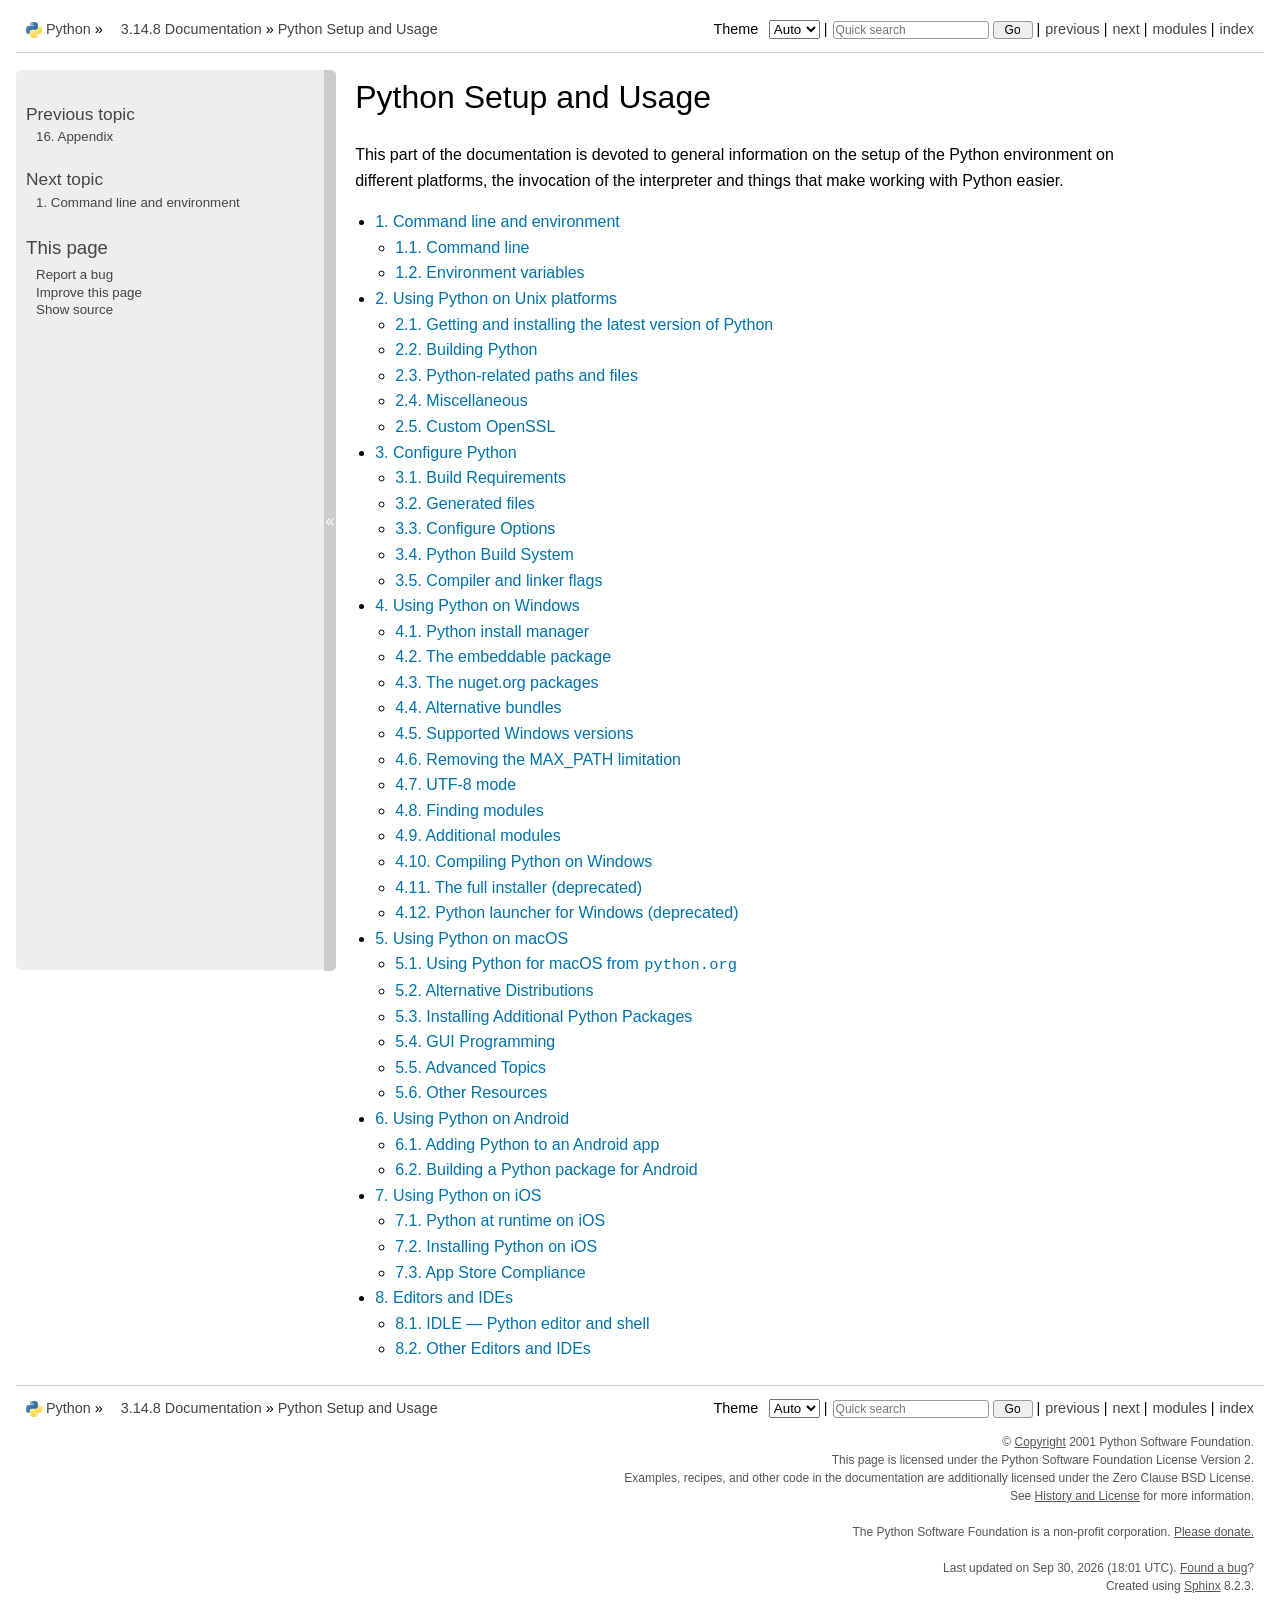
<file: Python/pythoncore-3.14-64/Doc/html/using/index.html>
<!DOCTYPE html>

<html lang="en" data-content_root="../">
  <head>
    <meta charset="utf-8" />
    <meta name="viewport" content="width=device-width, initial-scale=1.0" /><meta name="viewport" content="width=device-width, initial-scale=1" />
<meta property="og:title" content="Python Setup and Usage" />
<meta property="og:type" content="website" />
<meta property="og:url" content="https://docs.python.org/3/using/index.html" />
<meta property="og:site_name" content="Python documentation" />
<meta property="og:description" content="This part of the documentation is devoted to general information on the setup of the Python environment on different platforms, the invocation of the interpreter and things that make working with P..." />
<meta property="og:image" content="_static/og-image.png" />
<meta property="og:image:alt" content="Python documentation" />
<meta name="description" content="This part of the documentation is devoted to general information on the setup of the Python environment on different platforms, the invocation of the interpreter and things that make working with P..." />
<meta name="theme-color" content="#3776ab">
<meta property="og:image:width" content="200">
<meta property="og:image:height" content="200">

    <title>Python Setup and Usage &#8212; Python 3.14.8 documentation</title><meta name="viewport" content="width=device-width, initial-scale=1.0">
    
    <link rel="stylesheet" type="text/css" href="../_static/pygments.css?v=b86133f3" />
    <link rel="stylesheet" type="text/css" href="../_static/classic.css?v=234b1a7c" />
    <link rel="stylesheet" type="text/css" href="../_static/pydoctheme.css?v=48df1187" />
    <link id="pygments_dark_css" media="(prefers-color-scheme: dark)" rel="stylesheet" type="text/css" href="../_static/pygments_dark.css?v=0fc419ee" />
    
    <script src="../_static/documentation_options.js?v=8dbd9a09"></script>
    <script src="../_static/doctools.js?v=9bcbadda"></script>
    <script src="../_static/sphinx_highlight.js?v=dc90522c"></script>
    
    <script src="../_static/sidebar.js"></script>
    
    <link rel="search" type="application/opensearchdescription+xml"
          title="Search within Python 3.14.8 documentation"
          href="../_static/opensearch.xml"/>
    <link rel="author" title="About these documents" href="../about.html" />
    <link rel="index" title="Index" href="../genindex.html" />
    <link rel="search" title="Search" href="../search.html" />
    <link rel="copyright" title="Copyright" href="../copyright.html" />
    <link rel="next" title="1. Command line and environment" href="cmdline.html" />
    <link rel="prev" title="16. Appendix" href="../tutorial/appendix.html" />
    
      
      <link rel="canonical" href="https://docs.python.org/3/using/index.html">
      
    

    
    <style>
      @media only screen {
        table.full-width-table {
            width: 100%;
        }
      }
    </style>
<link rel="stylesheet" href="../_static/pydoctheme_dark.css" media="(prefers-color-scheme: dark)" id="pydoctheme_dark_css">
    <link rel="shortcut icon" type="image/png" href="../_static/py.svg">
            <script type="text/javascript" src="../_static/copybutton.js"></script>
            <script type="text/javascript" src="../_static/menu.js"></script>
            <script type="text/javascript" src="../_static/search-focus.js"></script>
            <script type="text/javascript" src="../_static/themetoggle.js"></script> 
            <script type="text/javascript" src="../_static/rtd_switcher.js"></script>
            <meta name="readthedocs-addons-api-version" content="1">

  </head>
<body>
<div class="mobile-nav">
    <input type="checkbox" id="menuToggler" class="toggler__input" aria-controls="navigation"
           aria-pressed="false" aria-expanded="false" role="button" aria-label="Menu">
    <nav class="nav-content" role="navigation">
        <label for="menuToggler" class="toggler__label">
            <span></span>
        </label>
        <span class="nav-items-wrapper">
            <a href="https://www.python.org/" class="nav-logo">
                <img src="../_static/py.svg" alt="Python logo">
            </a>
            <span class="version_switcher_placeholder"></span>
            <form role="search" class="search" action="../search.html" method="get">
                <svg xmlns="http://www.w3.org/2000/svg" width="20" height="20" viewBox="0 0 24 24" class="search-icon">
                    <path fill-rule="nonzero" fill="currentColor" d="M15.5 14h-.79l-.28-.27a6.5 6.5 0 001.48-5.34c-.47-2.78-2.79-5-5.59-5.34a6.505 6.505 0 00-7.27 7.27c.34 2.8 2.56 5.12 5.34 5.59a6.5 6.5 0 005.34-1.48l.27.28v.79l4.25 4.25c.41.41 1.08.41 1.49 0 .41-.41.41-1.08 0-1.49L15.5 14zm-6 0C7.01 14 5 11.99 5 9.5S7.01 5 9.5 5 14 7.01 14 9.5 11.99 14 9.5 14z"></path>
                </svg>
                <input placeholder="Quick search" aria-label="Quick search" type="search" name="q">
                <input type="submit" value="Go">
            </form>
        </span>
    </nav>
    <div class="menu-wrapper">
        <nav class="menu" role="navigation" aria-label="main navigation">
            <div class="language_switcher_placeholder"></div>
            
<label class="theme-selector-label">
    Theme
    <select class="theme-selector" oninput="activateTheme(this.value)">
        <option value="auto" selected>Auto</option>
        <option value="light">Light</option>
        <option value="dark">Dark</option>
    </select>
</label>
  <div>
    <h4>Previous topic</h4>
    <p class="topless"><a href="../tutorial/appendix.html"
                          title="previous chapter"><span class="section-number">16. </span>Appendix</a></p>
  </div>
  <div>
    <h4>Next topic</h4>
    <p class="topless"><a href="cmdline.html"
                          title="next chapter"><span class="section-number">1. </span>Command line and environment</a></p>
  </div>
  <script>
    document.addEventListener('DOMContentLoaded', () => {
        const title = document.querySelector('meta[property="og:title"]').content;
        const elements = document.querySelectorAll('.improvepage');
        const pageurl = window.location.href.split('?')[0];
        elements.forEach(element => {
            const url = new URL(element.href.split('?')[0].replace("-nojs", ""));
            url.searchParams.set('pagetitle', title);
            url.searchParams.set('pageurl', pageurl);
            url.searchParams.set('pagesource', "using/index.rst");
            element.href = url.toString();
        });
    });
  </script>
  <div role="note" aria-label="source link">
    <h3>This page</h3>
    <ul class="this-page-menu">
      <li><a href="../bugs.html">Report a bug</a></li>
      <li><a class="improvepage" href="../improve-page-nojs.html">Improve this page</a></li>
      <li>
        <a href="https://github.com/python/cpython/blob/3.14/Doc/using/index.rst?plain=1"
            rel="nofollow">Show source
        </a>
      </li>
      
    </ul>
  </div>
        </nav>
    </div>
</div>

  
    <div class="related" role="navigation" aria-label="Related">
      <h3>Navigation</h3>
      <ul>
        <li class="right" style="margin-right: 10px">
          <a href="../genindex.html" title="General Index"
             accesskey="I">index</a></li>
        <li class="right" >
          <a href="../py-modindex.html" title="Python Module Index"
             >modules</a> |</li>
        <li class="right" >
          <a href="cmdline.html" title="1. Command line and environment"
             accesskey="N">next</a> |</li>
        <li class="right" >
          <a href="../tutorial/appendix.html" title="16. Appendix"
             accesskey="P">previous</a> |</li>

          <li class="root-icon"><img src="../_static/py.svg" alt="Python logo" style="vertical-align: middle; margin-top: -1px"></li>
          <li><a href="https://www.python.org/">Python</a> &#187;</li>
          <li class="switchers">
            <div class="language_switcher_placeholder"></div>
            <div class="version_switcher_placeholder"></div>
          </li>
          <li>
              
          </li>
    <li id="cpython-language-and-version">
      <a href="../index.html">3.14.8 Documentation</a> &#187;
    </li>

        <li class="nav-item nav-item-this"><a href="">Python Setup and Usage</a></li>
                <li class="right">
                    

    <div class="inline-search" role="search">
        <form class="inline-search" action="../search.html" method="get">
          <input placeholder="Quick search" aria-label="Quick search" type="search" name="q" id="search-box">
          <input type="submit" value="Go">
        </form>
    </div>
                     |
                </li>
            <li class="right">
<label class="theme-selector-label">
    Theme
    <select class="theme-selector" oninput="activateTheme(this.value)">
        <option value="auto" selected>Auto</option>
        <option value="light">Light</option>
        <option value="dark">Dark</option>
    </select>
</label> |</li>
            
      </ul>
    </div>    

    <div class="document">
      <div class="documentwrapper">
        <div class="bodywrapper">
          <div class="body" role="main">
            
  <section id="python-setup-and-usage">
<span id="using-index"></span><h1>Python Setup and Usage<a class="headerlink" href="#python-setup-and-usage" title="Link to this heading">¶</a></h1>
<p>This part of the documentation is devoted to general information on the setup
of the Python environment on different platforms, the invocation of the
interpreter and things that make working with Python easier.</p>
<div class="toctree-wrapper compound">
<ul>
<li class="toctree-l1"><a class="reference internal" href="cmdline.html">1. Command line and environment</a><ul>
<li class="toctree-l2"><a class="reference internal" href="cmdline.html#command-line">1.1. Command line</a></li>
<li class="toctree-l2"><a class="reference internal" href="cmdline.html#environment-variables">1.2. Environment variables</a></li>
</ul>
</li>
<li class="toctree-l1"><a class="reference internal" href="unix.html">2. Using Python on Unix platforms</a><ul>
<li class="toctree-l2"><a class="reference internal" href="unix.html#getting-and-installing-the-latest-version-of-python">2.1. Getting and installing the latest version of Python</a></li>
<li class="toctree-l2"><a class="reference internal" href="unix.html#building-python">2.2. Building Python</a></li>
<li class="toctree-l2"><a class="reference internal" href="unix.html#python-related-paths-and-files">2.3. Python-related paths and files</a></li>
<li class="toctree-l2"><a class="reference internal" href="unix.html#miscellaneous">2.4. Miscellaneous</a></li>
<li class="toctree-l2"><a class="reference internal" href="unix.html#custom-openssl">2.5. Custom OpenSSL</a></li>
</ul>
</li>
<li class="toctree-l1"><a class="reference internal" href="configure.html">3. Configure Python</a><ul>
<li class="toctree-l2"><a class="reference internal" href="configure.html#build-requirements">3.1. Build Requirements</a></li>
<li class="toctree-l2"><a class="reference internal" href="configure.html#generated-files">3.2. Generated files</a></li>
<li class="toctree-l2"><a class="reference internal" href="configure.html#configure-options">3.3. Configure Options</a></li>
<li class="toctree-l2"><a class="reference internal" href="configure.html#python-build-system">3.4. Python Build System</a></li>
<li class="toctree-l2"><a class="reference internal" href="configure.html#compiler-and-linker-flags">3.5. Compiler and linker flags</a></li>
</ul>
</li>
<li class="toctree-l1"><a class="reference internal" href="windows.html">4. Using Python on Windows</a><ul>
<li class="toctree-l2"><a class="reference internal" href="windows.html#python-install-manager">4.1. Python install manager</a></li>
<li class="toctree-l2"><a class="reference internal" href="windows.html#the-embeddable-package">4.2. The embeddable package</a></li>
<li class="toctree-l2"><a class="reference internal" href="windows.html#the-nuget-org-packages">4.3. The nuget.org packages</a></li>
<li class="toctree-l2"><a class="reference internal" href="windows.html#alternative-bundles">4.4. Alternative bundles</a></li>
<li class="toctree-l2"><a class="reference internal" href="windows.html#supported-windows-versions">4.5. Supported Windows versions</a></li>
<li class="toctree-l2"><a class="reference internal" href="windows.html#removing-the-max-path-limitation">4.6. Removing the MAX_PATH limitation</a></li>
<li class="toctree-l2"><a class="reference internal" href="windows.html#utf-8-mode">4.7. UTF-8 mode</a></li>
<li class="toctree-l2"><a class="reference internal" href="windows.html#finding-modules">4.8. Finding modules</a></li>
<li class="toctree-l2"><a class="reference internal" href="windows.html#additional-modules">4.9. Additional modules</a></li>
<li class="toctree-l2"><a class="reference internal" href="windows.html#compiling-python-on-windows">4.10. Compiling Python on Windows</a></li>
<li class="toctree-l2"><a class="reference internal" href="windows.html#the-full-installer-deprecated">4.11. The full installer (deprecated)</a></li>
<li class="toctree-l2"><a class="reference internal" href="windows.html#python-launcher-for-windows-deprecated">4.12. Python launcher for Windows (deprecated)</a></li>
</ul>
</li>
<li class="toctree-l1"><a class="reference internal" href="mac.html">5. Using Python on macOS</a><ul>
<li class="toctree-l2"><a class="reference internal" href="mac.html#using-python-for-macos-from-python-org">5.1. Using Python for macOS from <code class="docutils literal notranslate"><span class="pre">python.org</span></code></a></li>
<li class="toctree-l2"><a class="reference internal" href="mac.html#alternative-distributions">5.2. Alternative Distributions</a></li>
<li class="toctree-l2"><a class="reference internal" href="mac.html#installing-additional-python-packages">5.3. Installing Additional Python Packages</a></li>
<li class="toctree-l2"><a class="reference internal" href="mac.html#gui-programming">5.4. GUI Programming</a></li>
<li class="toctree-l2"><a class="reference internal" href="mac.html#advanced-topics">5.5. Advanced Topics</a></li>
<li class="toctree-l2"><a class="reference internal" href="mac.html#other-resources">5.6. Other Resources</a></li>
</ul>
</li>
<li class="toctree-l1"><a class="reference internal" href="android.html">6. Using Python on Android</a><ul>
<li class="toctree-l2"><a class="reference internal" href="android.html#adding-python-to-an-android-app">6.1. Adding Python to an Android app</a></li>
<li class="toctree-l2"><a class="reference internal" href="android.html#building-a-python-package-for-android">6.2. Building a Python package for Android</a></li>
</ul>
</li>
<li class="toctree-l1"><a class="reference internal" href="ios.html">7. Using Python on iOS</a><ul>
<li class="toctree-l2"><a class="reference internal" href="ios.html#python-at-runtime-on-ios">7.1. Python at runtime on iOS</a></li>
<li class="toctree-l2"><a class="reference internal" href="ios.html#installing-python-on-ios">7.2. Installing Python on iOS</a></li>
<li class="toctree-l2"><a class="reference internal" href="ios.html#app-store-compliance">7.3. App Store Compliance</a></li>
</ul>
</li>
<li class="toctree-l1"><a class="reference internal" href="editors.html">8. Editors and IDEs</a><ul>
<li class="toctree-l2"><a class="reference internal" href="editors.html#idle-python-editor-and-shell">8.1. IDLE — Python editor and shell</a></li>
<li class="toctree-l2"><a class="reference internal" href="editors.html#other-editors-and-ides">8.2. Other Editors and IDEs</a></li>
</ul>
</li>
</ul>
</div>
</section>


            <div class="clearer"></div>
          </div>
        </div>
      </div>
      <div class="sphinxsidebar" role="navigation" aria-label="Main">
        <div class="sphinxsidebarwrapper">
  <div>
    <h4>Previous topic</h4>
    <p class="topless"><a href="../tutorial/appendix.html"
                          title="previous chapter"><span class="section-number">16. </span>Appendix</a></p>
  </div>
  <div>
    <h4>Next topic</h4>
    <p class="topless"><a href="cmdline.html"
                          title="next chapter"><span class="section-number">1. </span>Command line and environment</a></p>
  </div>
  <script>
    document.addEventListener('DOMContentLoaded', () => {
        const title = document.querySelector('meta[property="og:title"]').content;
        const elements = document.querySelectorAll('.improvepage');
        const pageurl = window.location.href.split('?')[0];
        elements.forEach(element => {
            const url = new URL(element.href.split('?')[0].replace("-nojs", ""));
            url.searchParams.set('pagetitle', title);
            url.searchParams.set('pageurl', pageurl);
            url.searchParams.set('pagesource', "using/index.rst");
            element.href = url.toString();
        });
    });
  </script>
  <div role="note" aria-label="source link">
    <h3>This page</h3>
    <ul class="this-page-menu">
      <li><a href="../bugs.html">Report a bug</a></li>
      <li><a class="improvepage" href="../improve-page-nojs.html">Improve this page</a></li>
      <li>
        <a href="https://github.com/python/cpython/blob/3.14/Doc/using/index.rst?plain=1"
            rel="nofollow">Show source
        </a>
      </li>
      
    </ul>
  </div>
        </div>
<div id="sidebarbutton" title="Collapse sidebar">
<span>«</span>
</div>

      </div>
      <div class="clearer"></div>
    </div>  
    <div class="related" role="navigation" aria-label="Related">
      <h3>Navigation</h3>
      <ul>
        <li class="right" style="margin-right: 10px">
          <a href="../genindex.html" title="General Index"
             >index</a></li>
        <li class="right" >
          <a href="../py-modindex.html" title="Python Module Index"
             >modules</a> |</li>
        <li class="right" >
          <a href="cmdline.html" title="1. Command line and environment"
             >next</a> |</li>
        <li class="right" >
          <a href="../tutorial/appendix.html" title="16. Appendix"
             >previous</a> |</li>

          <li class="root-icon"><img src="../_static/py.svg" alt="Python logo" style="vertical-align: middle; margin-top: -1px"></li>
          <li><a href="https://www.python.org/">Python</a> &#187;</li>
          <li class="switchers">
            <div class="language_switcher_placeholder"></div>
            <div class="version_switcher_placeholder"></div>
          </li>
          <li>
              
          </li>
    <li id="cpython-language-and-version">
      <a href="../index.html">3.14.8 Documentation</a> &#187;
    </li>

        <li class="nav-item nav-item-this"><a href="">Python Setup and Usage</a></li>
                <li class="right">
                    

    <div class="inline-search" role="search">
        <form class="inline-search" action="../search.html" method="get">
          <input placeholder="Quick search" aria-label="Quick search" type="search" name="q" id="search-box">
          <input type="submit" value="Go">
        </form>
    </div>
                     |
                </li>
            <li class="right">
<label class="theme-selector-label">
    Theme
    <select class="theme-selector" oninput="activateTheme(this.value)">
        <option value="auto" selected>Auto</option>
        <option value="light">Light</option>
        <option value="dark">Dark</option>
    </select>
</label> |</li>
            
      </ul>
    </div>  
    <div class="footer">
    &copy; <a href="../copyright.html">Copyright</a> 2001 Python Software Foundation.
    <br>
    This page is licensed under the Python Software Foundation License Version 2.
    <br>
    Examples, recipes, and other code in the documentation are additionally licensed under the Zero Clause BSD License.
    <br>
    
      See <a href="/license.html">History and License</a> for more information.<br>
    
    
    <br>

    The Python Software Foundation is a non-profit corporation.
<a href="https://www.python.org/psf/donations/">Please donate.</a>
<br>
    <br>
      Last updated on Sep 30, 2026 (18:01 UTC).
    
      <a href="/bugs.html">Found a bug</a>?
    
    <br>

    Created using <a href="https://www.sphinx-doc.org/">Sphinx</a> 8.2.3.
    </div>

  </body>
</html>
</file>
<file: Python/pythoncore-3.14-64/Doc/html/_static/pygments.css>
pre { line-height: 125%; }
td.linenos .normal { color: inherit; background-color: transparent; padding-left: 5px; padding-right: 5px; }
span.linenos { color: inherit; background-color: transparent; padding-left: 5px; padding-right: 5px; }
td.linenos .special { color: #000000; background-color: #ffffc0; padding-left: 5px; padding-right: 5px; }
span.linenos.special { color: #000000; background-color: #ffffc0; padding-left: 5px; padding-right: 5px; }
.highlight .hll { background-color: #ffffcc }
.highlight { background: #f8f8f8; }
.highlight .c { color: #3D7B7B; font-style: italic } /* Comment */
.highlight .err { border: 1px solid #F00 } /* Error */
.highlight .k { color: #008000; font-weight: bold } /* Keyword */
.highlight .o { color: #666 } /* Operator */
.highlight .ch { color: #3D7B7B; font-style: italic } /* Comment.Hashbang */
.highlight .cm { color: #3D7B7B; font-style: italic } /* Comment.Multiline */
.highlight .cp { color: #9C6500 } /* Comment.Preproc */
.highlight .cpf { color: #3D7B7B; font-style: italic } /* Comment.PreprocFile */
.highlight .c1 { color: #3D7B7B; font-style: italic } /* Comment.Single */
.highlight .cs { color: #3D7B7B; font-style: italic } /* Comment.Special */
.highlight .gd { color: #A00000 } /* Generic.Deleted */
.highlight .ge { font-style: italic } /* Generic.Emph */
.highlight .ges { font-weight: bold; font-style: italic } /* Generic.EmphStrong */
.highlight .gr { color: #E40000 } /* Generic.Error */
.highlight .gh { color: #000080; font-weight: bold } /* Generic.Heading */
.highlight .gi { color: #008400 } /* Generic.Inserted */
.highlight .go { color: #717171 } /* Generic.Output */
.highlight .gp { color: #000080; font-weight: bold } /* Generic.Prompt */
.highlight .gs { font-weight: bold } /* Generic.Strong */
.highlight .gu { color: #800080; font-weight: bold } /* Generic.Subheading */
.highlight .gt { color: #04D } /* Generic.Traceback */
.highlight .kc { color: #008000; font-weight: bold } /* Keyword.Constant */
.highlight .kd { color: #008000; font-weight: bold } /* Keyword.Declaration */
.highlight .kn { color: #008000; font-weight: bold } /* Keyword.Namespace */
.highlight .kp { color: #008000 } /* Keyword.Pseudo */
.highlight .kr { color: #008000; font-weight: bold } /* Keyword.Reserved */
.highlight .kt { color: #B00040 } /* Keyword.Type */
.highlight .m { color: #666 } /* Literal.Number */
.highlight .s { color: #BA2121 } /* Literal.String */
.highlight .na { color: #687822 } /* Name.Attribute */
.highlight .nb { color: #008000 } /* Name.Builtin */
.highlight .nc { color: #00F; font-weight: bold } /* Name.Class */
.highlight .no { color: #800 } /* Name.Constant */
.highlight .nd { color: #A2F } /* Name.Decorator */
.highlight .ni { color: #717171; font-weight: bold } /* Name.Entity */
.highlight .ne { color: #CB3F38; font-weight: bold } /* Name.Exception */
.highlight .nf { color: #00F } /* Name.Function */
.highlight .nl { color: #767600 } /* Name.Label */
.highlight .nn { color: #00F; font-weight: bold } /* Name.Namespace */
.highlight .nt { color: #008000; font-weight: bold } /* Name.Tag */
.highlight .nv { color: #19177C } /* Name.Variable */
.highlight .ow { color: #A2F; font-weight: bold } /* Operator.Word */
.highlight .w { color: #BBB } /* Text.Whitespace */
.highlight .mb { color: #666 } /* Literal.Number.Bin */
.highlight .mf { color: #666 } /* Literal.Number.Float */
.highlight .mh { color: #666 } /* Literal.Number.Hex */
.highlight .mi { color: #666 } /* Literal.Number.Integer */
.highlight .mo { color: #666 } /* Literal.Number.Oct */
.highlight .sa { color: #BA2121 } /* Literal.String.Affix */
.highlight .sb { color: #BA2121 } /* Literal.String.Backtick */
.highlight .sc { color: #BA2121 } /* Literal.String.Char */
.highlight .dl { color: #BA2121 } /* Literal.String.Delimiter */
.highlight .sd { color: #BA2121; font-style: italic } /* Literal.String.Doc */
.highlight .s2 { color: #BA2121 } /* Literal.String.Double */
.highlight .se { color: #AA5D1F; font-weight: bold } /* Literal.String.Escape */
.highlight .sh { color: #BA2121 } /* Literal.String.Heredoc */
.highlight .si { color: #A45A77; font-weight: bold } /* Literal.String.Interpol */
.highlight .sx { color: #008000 } /* Literal.String.Other */
.highlight .sr { color: #A45A77 } /* Literal.String.Regex */
.highlight .s1 { color: #BA2121 } /* Literal.String.Single */
.highlight .ss { color: #19177C } /* Literal.String.Symbol */
.highlight .bp { color: #008000 } /* Name.Builtin.Pseudo */
.highlight .fm { color: #00F } /* Name.Function.Magic */
.highlight .vc { color: #19177C } /* Name.Variable.Class */
.highlight .vg { color: #19177C } /* Name.Variable.Global */
.highlight .vi { color: #19177C } /* Name.Variable.Instance */
.highlight .vm { color: #19177C } /* Name.Variable.Magic */
.highlight .il { color: #666 } /* Literal.Number.Integer.Long */
</file>
<file: Python/pythoncore-3.14-64/Doc/html/_static/classic.css>
/*
 * Sphinx stylesheet -- classic theme.
 */

@import url("basic.css");

/* -- page layout ----------------------------------------------------------- */

html {
    /* CSS hack for macOS's scrollbar (see #1125) */
    background-color: #FFFFFF;
}

body {
    font-family: -apple-system, BlinkMacSystemFont, avenir next, avenir, segoe ui, helvetica neue, helvetica, Cantarell, Ubuntu, roboto, noto, arial, sans-serif;
    font-size: 100%;
    background-color: white;
    color: #000;
    margin: 0;
    padding: 0;
}

div.document {
    display: flex;
    background-color: white;
}

div.documentwrapper {
    float: left;
    width: 100%;
}

div.bodywrapper {
    margin: 0 0 0 230px;
}

div.body {
    background-color: white;
    color: #222222;
    padding: 0 20px 30px 20px;
}

div.footer {
    color: #555555;
    width: 100%;
    padding: 9px 0 9px 0;
    text-align: center;
    font-size: 75%;
}

div.footer a {
    color: #555555;
    text-decoration: underline;
}

div.related {
    background-color: white;
    line-height: 30px;
    color: #666666;
}

div.related a {
    color: #444444;
}

div.sphinxsidebar {
}

div.sphinxsidebar h3 {
    font-family: -apple-system, BlinkMacSystemFont, avenir next, avenir, segoe ui, helvetica neue, helvetica, Cantarell, Ubuntu, roboto, noto, arial, sans-serif;
    color: #444444;
    font-size: 1.4em;
    font-weight: normal;
    margin: 0;
    padding: 0;
}

div.sphinxsidebar h3 a {
    color: #444444;
}

div.sphinxsidebar h4 {
    font-family: -apple-system, BlinkMacSystemFont, avenir next, avenir, segoe ui, helvetica neue, helvetica, Cantarell, Ubuntu, roboto, noto, arial, sans-serif;
    color: #444444;
    font-size: 1.3em;
    font-weight: normal;
    margin: 5px 0 0 0;
    padding: 0;
}

div.sphinxsidebar p {
    color: #444444;
}

div.sphinxsidebar p.topless {
    margin: 5px 10px 10px 10px;
}

div.sphinxsidebar ul {
    margin: 10px;
    padding: 0;
    color: #444444;
}

div.sphinxsidebar a {
    color: #444444;
}

div.sphinxsidebar input {
    border: 1px solid #444444;
    font-family: sans-serif;
    font-size: 1em;
}



    
    

/* for collapsible sidebar */
#sidebarbutton {
    height: 100%;
    background-color: #cccccc;
    margin-left: 0;
    color: #FFFFFF;
    border-left: 1px solid white;
    font-size: 1.2em;
    cursor: pointer;
    padding-top: 1px;
    float: right;
    display: table; /* for vertically centering the <span> */
}

#sidebarbutton:hover {
    background-color: white;
}

#sidebarbutton span {
    display: table-cell;
    vertical-align: middle;
}

div.sphinxsidebarwrapper {
    float: left;
    margin-right: 0;
}


/* -- hyperlink styles ------------------------------------------------------ */

a {
    color: #0090c0;
    text-decoration: none;
}

a:visited {
    color: #00608f;
    text-decoration: none;
}

a:hover {
    text-decoration: underline;
}



/* -- body styles ----------------------------------------------------------- */

div.body h1,
div.body h2,
div.body h3,
div.body h4,
div.body h5,
div.body h6 {
    font-family: -apple-system, BlinkMacSystemFont, avenir next, avenir, segoe ui, helvetica neue, helvetica, Cantarell, Ubuntu, roboto, noto, arial, sans-serif;
    background-color: white;
    font-weight: normal;
    color: #1a1a1a;
    border-bottom: 1px solid #ccc;
    margin: 20px -20px 10px -20px;
    padding: 3px 0 3px 10px;
}

div.body h1 { margin-top: 0; font-size: 200%; }
div.body h2 { font-size: 160%; }
div.body h3 { font-size: 140%; }
div.body h4 { font-size: 120%; }
div.body h5 { font-size: 110%; }
div.body h6 { font-size: 100%; }

a.headerlink {
    color: #aaaaaa;
    font-size: 0.8em;
    padding: 0 4px 0 4px;
    text-decoration: none;
}

a.headerlink:hover {
    background-color: #aaaaaa;
    color: white;
}

div.body p, div.body dd, div.body li, div.body blockquote {
    text-align: justify;
    line-height: 130%;
}

div.admonition p.admonition-title + p {
    display: inline;
}

div.admonition p {
    margin-bottom: 5px;
}

div.admonition pre {
    margin-bottom: 5px;
}

div.admonition ul, div.admonition ol {
    margin-bottom: 5px;
}

div.note {
    background-color: #eee;
    border: 1px solid #ccc;
}

div.seealso {
    background-color: #ffc;
    border: 1px solid #ff6;
}

nav.contents,
aside.topic,
div.topic {
    background-color: #eee;
}

div.warning {
    background-color: #ffe4e4;
    border: 1px solid #f66;
}

p.admonition-title {
    display: inline;
}

p.admonition-title:after {
    content: ":";
}

pre {
    padding: 5px;
    background-color: #eeffcc;
    color: #333333;
    line-height: 120%;
    border: 1px solid #ac9;
    border-left: none;
    border-right: none;
}

code {
    background-color: #ecf0f3;
    padding: 0 1px 0 1px;
    font-size: 0.95em;
}

th, dl.field-list > dt {
    background-color: #ede;
}

.warning code {
    background: #efc2c2;
}

.note code {
    background: #d6d6d6;
}

.viewcode-back {
    font-family: -apple-system, BlinkMacSystemFont, avenir next, avenir, segoe ui, helvetica neue, helvetica, Cantarell, Ubuntu, roboto, noto, arial, sans-serif;
}

div.viewcode-block:target {
    background-color: #f4debf;
    border-top: 1px solid #ac9;
    border-bottom: 1px solid #ac9;
}

div.code-block-caption {
    color: #efefef;
    background-color: #1c4e63;
}
</file>
<file: Python/pythoncore-3.14-64/Doc/html/_static/pydoctheme.css>
/* Common colours */
:root {
    --good-color: rgb(41 100 51);
    --good-border: rgb(79 196 100);
    --middle-color: rgb(133 72 38);
    --middle-border: rgb(244, 227, 76);
    --bad-color: rgb(159 49 51);
    --bad-border: rgb(244, 76, 78);
    --sans-serif-font-stack: -apple-system, BlinkMacSystemFont, avenir next, avenir, segoe ui, helvetica neue, helvetica, Cantarell, Ubuntu, roboto, noto, arial, sans-serif;
}

/* unset some styles from the classic stylesheet */
div.document,
div.body,
div.related,
div.body h1,
div.body h2,
div.body h3,
div.body h4,
div.body h5,
div.body h6,
div.sphinxsidebar a,
div.sphinxsidebar p,
div.sphinxsidebar ul,
div.sphinxsidebar h3,
div.sphinxsidebar h3 a,
div.sphinxsidebar h4,
.menu a,
.menu p,
.menu ul,
.menu h3,
.menu h3 a,
.menu h4,
table.docutils td,
table.indextable tr.cap,
pre {
    background-color: inherit;
    color: inherit;
}

/* Add underlines to links */
a[href] {
    text-decoration: underline 1px;
}

/* Increase the underline offset for code to avoid obscuring underscores */
a[href]:has(> code) {
    text-underline-offset: 0.25em;
}

/* No underline for navigation */
a.headerlink,
div.genindex-jumpbox a,
div.modindex-jumpbox a,
div#search-results a,
div.sphinxsidebar a,
div.toctree-wrapper a,
div[role=navigation] a,
table.contentstable a,
table.indextable a {
    text-decoration: none;
}

/* Except when hovered */
div.genindex-jumpbox a:hover,
div.modindex-jumpbox a:hover,
div#search-results a:hover,
div.sphinxsidebar a:hover,
div.toctree-wrapper a:hover,
div[role=navigation] a:hover,
table.contentstable a:hover,
table.indextable a:hover {
    text-decoration: underline;
    text-underline-offset: auto;
}

body {
    margin-left: 1em;
    margin-right: 1em;
}

.mobile-nav,
.menu-wrapper {
    display: none;
}

div.related {
    margin-top: 0.5em;
    margin-bottom: 1.2em;
    padding: 0.5em 0;
    border-width: 1px;
    border-color: #ccc;
}

.mobile-nav + div.related {
    border-bottom-style: solid;
}

.document + div.related {
    border-top-style: solid;
}

div.related a:hover {
    color: #0095c4;
}

.related .switchers {
    display: inline-flex;
}

.switchers > div {
    margin-inline-end: 5px;
}

div.related ul::after {
    content: '';
    clear: both;
    display: block;
}

div.related ul {
    padding: 0;
    padding-inline-start: 10px;
}

body[dir='rtl'] div.related ul li.right {
    float: left;
    margin-right: 0;
    margin-left: 5px;
}

.inline-search,
form.inline-search input {
    display: inline;
}

form.inline-search input[type='submit'] {
    /* In some languages, more than 40px is required */
    width: auto;
    min-width: 40px;
}

div.document {
    display: flex;
    /* Don't let long code literals extend beyond the right side of the screen */
    overflow-wrap: break-word;
}

/* Don't let long code literals extend beyond the right side of the screen */
span.pre {
    white-space: unset;
}

div.sphinxsidebar {
    display: flex;
    width: min(25vw, 350px);
    flex-shrink: 0;
    margin: 0;
    order: 0;
    float: none;
    position: sticky;
    top: 0;
    max-height: 100vh;
    color: #444;
    background-color: #eee;
    border-radius: 5px;
    line-height: 130%;
    font-size: smaller;
}

div.sphinxsidebar h3,
div.sphinxsidebar h4 {
    margin-top: 1.5em;
}

div.document div.bodywrapper {
    margin: 0;
}

div.documentwrapper {
    flex: 1;
    min-width: 0;
    order: 1;
}

div.sphinxsidebarwrapper {
    box-sizing: border-box;
    height: 100%;
    overflow-x: hidden;
    overflow-y: auto;
    float: none;
    flex-grow: 1;
}

div.sphinxsidebarwrapper > h3:first-child {
    margin-top: 0.2em;
}

div.sphinxsidebarwrapper > ul > li > ul > li {
    margin-bottom: 0.4em;
}

div.sphinxsidebar ul ul {
    margin-left: 0;
    margin-inline-start: 20px;
}

div.sphinxsidebar a:hover {
    color: #0095c4;
}

form.inline-search input,
div.sphinxsidebar input,
div.related input {
    font-family: var(--sans-serif-font-stack);
    border: 1px solid #999999;
    font-size: smaller;
    border-radius: 3px;
}

div.sphinxsidebar input[type='text'] {
    max-width: 150px;
}

#sidebarbutton {
    display: flex;
    justify-content: center;
    align-items: center;
    width: 12px;
    min-width: 12px;
    border-radius: 0 5px 5px 0;
    border-left: none;
}

body[dir='rtl'] #sidebarbutton {
    border-radius: 5px 0 0 5px;
    border-right: none;
    border-left: none;
}

#sidebarbutton:hover {
    background-color: #AAAAAA;
}

div.body {
    padding: 0;
    padding-inline-start: 1.2em;
}

div.body p, div.body dd, div.body li, div.body blockquote {
    text-align: start;
    line-height: 1.6;
}
div.body h1, div.body h2, div.body h3, div.body h4, div.body h5, div.body h6 {
    margin: 0;
    border: 0;
    padding: 0.3em 0;
}
div.body dl.field-list > dt {
    line-height: 1.6;
    padding-left: 0;
    padding-right: 0;
    padding-inline-start: 0.5em;
    padding-inline-end: 5px;
}

div.body hr {
    border: 0;
    background-color: #ccc;
    height: 1px;
}

/* Persian (fa) uses Vazirmatn, since the default system font stack renders
   Arabic-script text poorly on many platforms. */
@font-face {
    font-family: "Vazirmatn NL";
    src: url("fonts/Vazirmatn-NL-VF.woff2") format("woff2");
    font-weight: 100 900;
    font-style: normal;
    font-display: swap;
}

:lang(fa) {
    :is(div.body, div.sphinxsidebar, .menu-wrapper, div.footer),
    :is(div.body, div.sphinxsidebar, .menu-wrapper) :is(h1, h2, h3, h4, h5, h6),
    a,
    input,
    select,
    textarea,
    button:not(.copybutton),
    label {
        font-family: "Vazirmatn NL", var(--sans-serif-font-stack);
    }
}

body[dir='rtl'] {
    & pre,
    & code,
    & div.highlight,
    & dl > dt span ~ em,
    & .sig,
    & .sig-param {
        direction: ltr;
        unicode-bidi: isolate;
    }
}

body[dir='rtl'] .sig {
    text-align: right;
}

div.body pre {
    border-radius: 3px;
    border: 1px solid #ac9;
}

div.body {
    .good pre {
        border-left: 3px solid var(--good-border);
    }
    .bad pre {
        border-left: 3px solid var(--bad-border);
    }
    .maybe pre {
        border-left: 3px solid var(--middle-border);
    }
}

div.code-block-caption {
    background-color: #eee;
    border: 1px solid #ac9;
    border-bottom: none;
    border-radius: 3px 3px 0 0;
    padding: 0.3em 0.6em;
    font-size: 90%;
    color: #333;

    & + div pre {
        border-top-left-radius: 0 !important;
        border-top-right-radius: 0 !important;
    }

    & + div .copybutton {
        border-top-right-radius: 0 !important;
    }
}

/* Admonitions */
:root {
    --admonition-background: #eee;
    --admonition-border: #ccc;
    --admonition-color: black;
    --attention-background: #bbddff5c;
    --attention-border: #0000ff36;
    --caution-background: #ffc;
    --caution-border: #dd6;
    --danger-background: #ffe4e4;
    --danger-border: red;
    --error-background: #ffe4e4;
    --error-border: red;
    --hint-background: #dfd;
    --hint-border: green;
    --seealso-background: #ffc;
    --seealso-border: #dd6;
    --tip-background: #dfd;
    --tip-border: green;
    --warning-background: #ffe4e4;
    --warning-border: red;
}

div.body div.admonition {
    background-color: var(--admonition-background);
    border: 1px solid var(--admonition-border);
    border-radius: 3px;
    color: var(--admonition-color);
}

div.body div.admonition.attention {
    background-color: var(--attention-background);
    border-color: var(--attention-border);
}

div.body div.admonition.caution {
    background-color: var(--caution-background);
    border-color: var(--caution-border);
}

div.body div.admonition.danger {
    background-color: var(--danger-background);
    border-color: var(--danger-border);
}

div.body div.admonition.error {
    background-color: var(--error-background);
    border-color: var(--error-border);
}

div.body div.admonition.hint {
    background-color: var(--hint-background);
    border-color: var(--hint-border);
}

div.body div.admonition.seealso {
    background-color: var(--seealso-background);
    border-color: var(--seealso-border);
}

div.body div.admonition.tip {
    background-color: var(--tip-background);
    border-color: var(--tip-border);
}

div.body div.admonition.warning {
    background-color: var(--warning-background);
    border-color: var(--warning-border);
}

div.body div.impl-detail {
    border-radius: 3px;
}

div.body div.impl-detail > p {
    margin: 0;
}

div.body a {
    color: #0072aa;
}

div.body a:visited {
    color: #6363bb;
}

div.body a:hover {
    color: #00b0e4;
}

tt, code, pre {
    font-family: Menlo, Consolas, Monaco, Liberation Mono, Lucida Console, monospace;
    font-size: 96.5%;
}

div.body pre {
    line-height: 120%;
}

div.body tt,
div.body code {
    border-radius: 3px;
}

div.body tt.descname,
div.body code.descname {
    font-size: 120%;
}

div.body tt.xref,
div.body a tt,
div.body code.xref,
div.body a code {
    font-weight: normal;
}

table.docutils {
    border: 1px solid #ddd;
    min-width: 20%;
    border-radius: 3px;
    margin-top: 10px;
    margin-bottom: 10px;
}

table.docutils td,
table.docutils th {
    border: 1px solid #ddd !important;
    border-radius: 3px;
    padding: 0.3em 0.5em;
}

table p,
table li {
    text-align: start !important;
}

table.docutils th {
    background-color: #eee;
}

table.footnote,
table.footnote td {
    border: 0 !important;
}

body[dir='rtl'] div#search-results,
body[dir='rtl'] div#search-results ul.search li {
    direction: rtl;
    text-align: right;
    unicode-bidi: isolate;
}

body[dir='rtl'] div#search-results ul.search li p {
    text-align: right;
}

body[dir='rtl'] div.citation > span {
    float: right;
}

body[dir='rtl'] aside.footnote > span {
    float: right;
    padding-right: 0;
    padding-left: 0.5rem;
}

body[dir='rtl'] aside.footnote > p {
    margin-left: 0;
    margin-right: 2rem;
}

div.footer {
    line-height: 150%;
    text-align: end;
    width: auto;
    margin-inline-end: 10px;
}

div.footer a {
    text-underline-offset: auto;
}

div.footer a:hover {
    color: #0095c4;
}

/* C API return value annotations */
:root {
    --refcount: var(--good-color);
    --refcount-return-borrowed-ref: var(--middle-color);
}

.refcount {
    color: var(--refcount);
}

.refcount.return_borrowed_ref {
    color: var(--refcount-return-borrowed-ref)
}

.stableabi {
    color: #229;
}

/* C API thread safety annotations */
:root {
    --threadsafety-incompatible: var(--bad-color);
    --threadsafety-compatible: var(--middle-color);
    --threadsafety-distinct: var(--middle-color);
    --threadsafety-shared: var(--good-color);
    --threadsafety-atomic: var(--good-color);
}

.threadsafety.threadsafety-incompatible {
    color: var(--threadsafety-incompatible);
}

.threadsafety.threadsafety-compatible {
    color: var(--threadsafety-compatible);
}

.threadsafety.threadsafety-distinct {
    color: var(--threadsafety-distinct);
}

.threadsafety.threadsafety-shared {
    color: var(--threadsafety-shared);
}

.threadsafety.threadsafety-atomic {
    color: var(--threadsafety-atomic);
}

dl > dt span ~ em,
.sig {
    font-family: Menlo, Consolas, Monaco, Liberation Mono, Lucida Console, monospace;
}

.toctree-wrapper ul {
    padding-inline-start: 20px;
}

.theme-selector {
    margin-inline-start: .5em;
}

div.genindex-jumpbox,
div.genindex-jumpbox > p {
    display: inline-flex;
    flex-wrap: wrap;
}

div.genindex-jumpbox a {
    margin: 0 5px;
    min-width: 30px;
    text-align: center;
}

.copybutton {
    cursor: pointer;
    position: absolute;
    top: 0;
    right: 0; /* physical right; always, even in RTL, since code is LTR */
    font-family: Menlo, Consolas, Monaco, Liberation Mono, Lucida Console, monospace;
    font-size: 80%;
    padding-left: .5em;
    padding-right: .5em;
    height: 100%;
    max-height: min(100%, 2.4em);
    border-radius: 0 3px 0 0; /* physical — top-right corner, always */
    color: #000;
    background-color: #fff;
    border: 1px solid #ac9;
    display: none;
}

.copybutton:hover {
    background-color: #eee;
}

.copybutton:active {
    background-color: #ddd;
}

.highlight:active .copybutton {
    display: block;
}

.highlight:hover .copybutton {
    display: block;
}

@media (max-width: 1023px) {
    /* Body layout */
    div.body {
        min-width: 100%;
        padding: 0;
        font-size: 0.875rem;
    }
    div.bodywrapper {
        margin: 0;
    }
    /* Typography */
    div.body h1 {
        font-size: 1.625rem;
    }
    div.body h2 {
        font-size: 1.25rem;
    }
    div.body h3, div.body h4, div.body h5 {
        font-size: 1rem;
    }
    /* Override default styles to make more readable */
    div.body ul {
        padding-inline-start: 1rem;
    }
    div.body blockquote {
        margin-inline-start: 1rem;
        margin-inline-end: 0;
    }
    /* Remove sidebar and desktop-only related controls */
    div.related li.right, div.related li.switchers, div.sphinxsidebar {
        display: none;
    }
    div.related .root-icon, div.related .root-icon + li {
        display: none;
    }
    div.related {
        line-height: 1.3;
    }
    /* Anchorlinks are not hidden by fixed-positioned navbar when scrolled to */
    html {
        scroll-padding-top: 40px;
    }
    body {
        margin-top: 40px;
    }

    /* Top navigation bar */
    .mobile-nav {
        display: block;
        height: 40px;
        width: 100%;
        position: fixed;
        top: 0;
        inset-inline-start: 0;
        box-shadow: rgba(0, 0, 0, 0.25) 0 0 2px 0;
        z-index: 1;
    }
    .mobile-nav * {
        box-sizing: border-box;
    }
    .nav-content {
        position: absolute;
        z-index: 1;
        height: 40px;
        width: 100%;
        display: flex;
        background-color: white;
    }
    .nav-items-wrapper {
        display: flex;
        flex: auto;
        padding: .25rem;
        align-items: stretch;
    }
    .nav-logo {
        margin-inline-end: 1rem;
        flex-shrink: 0;
        align-self: center;
    }
    .nav-content img {
        display: block;
        width: 20px;
    }
    .version_switcher_placeholder {
        margin-inline-end: 1rem;
    }
    .version_switcher_placeholder > select {
        height: 100%;
    }
    .nav-content .search {
        display: flex;
        flex: auto;
        border: 1px solid #a9a9a9;
        align-items: stretch;
        position: relative;
    }
    .nav-content .search input[type=search] {
        border: 0;
        padding-inline-start: 24px;
        width: 100%;
        flex: 1;
    }
    .nav-content .search input[type=submit] {
        height: 100%;
        box-shadow: none;
        border: 0;
        border-inline-start: 1px solid #a9a9a9;
        cursor: pointer;
        margin-inline-end: 0;
    }
    .nav-content .search svg {
        position: absolute;
        top: 50%;
        transform: translateY(-50%);
        inset-inline-start: 4px;
    }
    .toggler__input {
        display: none;
    }
    .toggler__label {
        width: 40px;
        cursor: pointer;
        display: flex;
        align-items: center;
        justify-content: center;
        padding: 8px;
        flex-shrink: 0;
    }
    .toggler__label:hover, .toggler__label:focus {
        background-color: rgba(127 127 127 / 50%);
    }
    .toggler__label > span {
        position: relative;
        flex: none;
        height: 2px;
        width: 100%;
        background: currentColor;
        transition: all 400ms ease;
    }
    .toggler__label > span::before,
    .toggler__label > span::after {
        content: '';
        height: 2px;
        width: 100%;
        background: inherit;
        position: absolute;
        inset-inline-start: 0;
        top: -8px;
    }
    .toggler__label > span::after {
        top: 8px;
    }
    .toggler__input:checked ~ nav > .toggler__label span {
        transform: rotate(135deg);
    }
    .toggler__input:checked ~ nav > .toggler__label span::before {
        transform: rotate(90deg);
    }
    .toggler__input:checked ~ nav > .toggler__label span::before,
    .toggler__input:checked ~ nav > .toggler__label span::after {
        top: 0;
    }
    .toggler__input:checked:hover ~ nav > .toggler__label span {
        transform: rotate(315deg);
    }
    .toggler__input:checked ~ .menu-wrapper {
        visibility: visible;
        transform: translateX(0);
    }

    /* Sliding side menu */
    .menu-wrapper {
        display: block;
        position: fixed;
        top: 0;
        inset-inline-start: 0;
        transition: transform 400ms ease;
        transform: translateX(calc(-100% - 10px));
        width: 300px;
        height: 100%;
        background-color: #eee;
        color: #444444;
        box-shadow: 0 0 10px rgba(0, 0, 0, 0.2);
        overflow-y: auto;
    }
    body[dir='rtl'] .menu-wrapper {
        transform: translateX(100%);
    }
    .menu-wrapper.open {
        visibility: visible;
        transform: translateX(0);
    }
    .menu {
        padding-block-start: 40px;
        padding-inline-end: 10px;
        padding-block-end: 30px;
        padding-inline-start: 20px;
    }
    .menu-wrapper h3,
    .menu-wrapper h4 {
        margin-bottom: 0;
        font-weight: normal;
    }
    .menu-wrapper h4 {
        font-size: 1.3em;
    }
    .menu-wrapper h3 {
        font-size: 1.4em;
    }
    .menu-wrapper h3 + p,
    .menu-wrapper h4 + p {
        margin-top: 0.5rem;
    }
    .menu a {
        font-size: smaller;
        text-decoration: none;
    }
    .menu ul {
        list-style: none;
        line-height: 1.4;
        overflow-wrap: break-word;
        padding-inline-start: 0;
    }
    .menu ul ul {
        margin-inline-start: 20px;
        list-style: square;
    }
    .menu ul li {
        margin-bottom: 0.5rem;
    }
    .language_switcher_placeholder {
        margin-top: 2rem;
    }
    .language_switcher_placeholder select {
        width: 100%;
    }
    .document {
        position: relative;
        z-index: 0;
    }
    /*Responsive tables*/
    .responsive-table__container {
        width: 100%;
        overflow-x: auto;
    }

    .menu .theme-selector-label {
        margin-top: .5em;
        display: flex;
        width: 100%;
    }

    .menu .theme-selector {
        flex: auto;
    }
}

@media (min-width: 1024px) {
    div.footer {
        margin-top: -2em;
    }
}

/* Version change directives */
:root {
    --versionadded: var(--good-color);
    --versionchanged: var(--middle-color);
    --deprecated: var(--bad-color);
    --soft-deprecated: rgb(175, 0, 255);

    --versionadded-border: var(--good-border);
    --versionchanged-border: var(--middle-border);
    --deprecated-border: var(--bad-border);
    --soft-deprecated-border: rgb(175, 0, 255);
}

div.versionadded,
div.versionchanged,
div.deprecated,
div.deprecated-removed {
    border-inline-start: 3px solid;
    padding: 0 1rem;
}

div.versionadded {
    border-inline-start-color: var(--versionadded-border);
}

div.versionchanged {
    border-inline-start-color: var(--versionchanged-border);
}

div.deprecated,
div.deprecated-removed,
div.versionremoved {
    border-inline-start-color: var(--deprecated-border);
}

div.soft-deprecated {
    border-inline-start-color: var(--soft-deprecated-border);
}

div.versionadded .versionmodified {
    color: var(--versionadded);
}

div.versionchanged .versionmodified {
    color: var(--versionchanged);
}

div.deprecated .versionmodified,
div.deprecated-removed .versionmodified,
div.versionremoved .versionmodified {
    color: var(--deprecated);
}

div.soft-deprecated .versionmodified {
    color: var(--soft-deprecated);
}

/* Hide header when printing */
@media print {
    div.mobile-nav {
        display: none;
    }
}
</file>
<file: Python/pythoncore-3.14-64/Doc/html/_static/pygments_dark.css>
pre { line-height: 125%; }
td.linenos .normal { color: inherit; background-color: transparent; padding-left: 5px; padding-right: 5px; }
span.linenos { color: inherit; background-color: transparent; padding-left: 5px; padding-right: 5px; }
td.linenos .special { color: #000000; background-color: #ffffc0; padding-left: 5px; padding-right: 5px; }
span.linenos.special { color: #000000; background-color: #ffffc0; padding-left: 5px; padding-right: 5px; }
.highlight .hll { background-color: #49483e }
.highlight { background: #272822; color: #F8F8F2 }
.highlight .c { color: #959077 } /* Comment */
.highlight .err { color: #ED007E; background-color: #1E0010 } /* Error */
.highlight .esc { color: #F8F8F2 } /* Escape */
.highlight .g { color: #F8F8F2 } /* Generic */
.highlight .k { color: #66D9EF } /* Keyword */
.highlight .l { color: #AE81FF } /* Literal */
.highlight .n { color: #F8F8F2 } /* Name */
.highlight .o { color: #FF4689 } /* Operator */
.highlight .x { color: #F8F8F2 } /* Other */
.highlight .p { color: #F8F8F2 } /* Punctuation */
.highlight .ch { color: #959077 } /* Comment.Hashbang */
.highlight .cm { color: #959077 } /* Comment.Multiline */
.highlight .cp { color: #959077 } /* Comment.Preproc */
.highlight .cpf { color: #959077 } /* Comment.PreprocFile */
.highlight .c1 { color: #959077 } /* Comment.Single */
.highlight .cs { color: #959077 } /* Comment.Special */
.highlight .gd { color: #FF4689 } /* Generic.Deleted */
.highlight .ge { color: #F8F8F2; font-style: italic } /* Generic.Emph */
.highlight .ges { color: #F8F8F2; font-weight: bold; font-style: italic } /* Generic.EmphStrong */
.highlight .gr { color: #FF4689 } /* Generic.Error */
.highlight .gh { color: #F8F8F2 } /* Generic.Heading */
.highlight .gi { color: #A6E22E } /* Generic.Inserted */
.highlight .go { color: #66D9EF } /* Generic.Output */
.highlight .gp { color: #FF4689; font-weight: bold } /* Generic.Prompt */
.highlight .gs { color: #F8F8F2; font-weight: bold } /* Generic.Strong */
.highlight .gu { color: #959077 } /* Generic.Subheading */
.highlight .gt { color: #66D9EF } /* Generic.Traceback */
.highlight .kc { color: #66D9EF } /* Keyword.Constant */
.highlight .kd { color: #66D9EF } /* Keyword.Declaration */
.highlight .kn { color: #FF4689 } /* Keyword.Namespace */
.highlight .kp { color: #66D9EF } /* Keyword.Pseudo */
.highlight .kr { color: #66D9EF } /* Keyword.Reserved */
.highlight .kt { color: #66D9EF } /* Keyword.Type */
.highlight .ld { color: #E6DB74 } /* Literal.Date */
.highlight .m { color: #AE81FF } /* Literal.Number */
.highlight .s { color: #E6DB74 } /* Literal.String */
.highlight .na { color: #A6E22E } /* Name.Attribute */
.highlight .nb { color: #A6E22E } /* Name.Builtin */
.highlight .nc { color: #A6E22E } /* Name.Class */
.highlight .no { color: #66D9EF } /* Name.Constant */
.highlight .nd { color: #A6E22E } /* Name.Decorator */
.highlight .ni { color: #F8F8F2 } /* Name.Entity */
.highlight .ne { color: #A6E22E } /* Name.Exception */
.highlight .nf { color: #A6E22E } /* Name.Function */
.highlight .nl { color: #F8F8F2 } /* Name.Label */
.highlight .nn { color: #F8F8F2 } /* Name.Namespace */
.highlight .nx { color: #A6E22E } /* Name.Other */
.highlight .py { color: #F8F8F2 } /* Name.Property */
.highlight .nt { color: #FF4689 } /* Name.Tag */
.highlight .nv { color: #F8F8F2 } /* Name.Variable */
.highlight .ow { color: #FF4689 } /* Operator.Word */
.highlight .pm { color: #F8F8F2 } /* Punctuation.Marker */
.highlight .w { color: #F8F8F2 } /* Text.Whitespace */
.highlight .mb { color: #AE81FF } /* Literal.Number.Bin */
.highlight .mf { color: #AE81FF } /* Literal.Number.Float */
.highlight .mh { color: #AE81FF } /* Literal.Number.Hex */
.highlight .mi { color: #AE81FF } /* Literal.Number.Integer */
.highlight .mo { color: #AE81FF } /* Literal.Number.Oct */
.highlight .sa { color: #E6DB74 } /* Literal.String.Affix */
.highlight .sb { color: #E6DB74 } /* Literal.String.Backtick */
.highlight .sc { color: #E6DB74 } /* Literal.String.Char */
.highlight .dl { color: #E6DB74 } /* Literal.String.Delimiter */
.highlight .sd { color: #E6DB74 } /* Literal.String.Doc */
.highlight .s2 { color: #E6DB74 } /* Literal.String.Double */
.highlight .se { color: #AE81FF } /* Literal.String.Escape */
.highlight .sh { color: #E6DB74 } /* Literal.String.Heredoc */
.highlight .si { color: #E6DB74 } /* Literal.String.Interpol */
.highlight .sx { color: #E6DB74 } /* Literal.String.Other */
.highlight .sr { color: #E6DB74 } /* Literal.String.Regex */
.highlight .s1 { color: #E6DB74 } /* Literal.String.Single */
.highlight .ss { color: #E6DB74 } /* Literal.String.Symbol */
.highlight .bp { color: #A6E22E } /* Name.Builtin.Pseudo */
.highlight .fm { color: #A6E22E } /* Name.Function.Magic */
.highlight .vc { color: #F8F8F2 } /* Name.Variable.Class */
.highlight .vg { color: #F8F8F2 } /* Name.Variable.Global */
.highlight .vi { color: #F8F8F2 } /* Name.Variable.Instance */
.highlight .vm { color: #F8F8F2 } /* Name.Variable.Magic */
.highlight .il { color: #AE81FF } /* Literal.Number.Integer.Long */
</file>
<file: Python/pythoncore-3.14-64/Doc/html/_static/pydoctheme_dark.css>
/* Common colours */
:root {
    --good-color: rgb(79 196 100);
    --good-border: var(--good-color);
    --middle-color: rgb(244, 227, 76);
    --middle-border: var(--middle-color);
    --bad-color: rgb(244, 76, 78);
    --bad-border: var(--bad-color);
}


/* Browser elements */
:root {
    scrollbar-color: #616161 transparent;
    color-scheme: dark;
}

html,
body {
    background-color: #222;
    color: rgba(255, 255, 255, 0.87);
}

div.related {
    color: rgba(255, 255, 255, 0.7); /* classic overwrite */
    border-color: #424242;
}

/* SIDEBAR */
div.sphinxsidebar, .menu-wrapper {
    background-color: #333;
    color: inherit;
}

#sidebarbutton {
    /* important to overwrite style attribute */
    background-color: #555 !important;
    color: inherit !important;
}

div.sidebar, aside.sidebar {
    background-color: #424242;
    border-color: #616161;
}

/* ANCHORS AND HIGHLIGHTS */
div.body a {
    color: #7af;
}

div.body a:visited {
    color: #bf95f9;
}

a.headerlink:hover {
    background-color: #424242;
}

div.related a {
    color: currentColor;
}

div.footer,
div.footer a {
    color: currentColor; /* classic overwrites */
}

dt:target,
span.highlighted {
    background-color: #616161;
}

.footnote:target {
    background-color: #2c3e50;
}

/* Below for most things in text */

dl.field-list > dt {
    background-color: #434;
}

table.docutils td,
table.docutils th {
    border-color: #616161 !important;
}

table.docutils th {
    background-color: #424242;
}

.stableabi {
    color: #bbf;
}

div.body pre {
    border-color: #616161;
}

div.code-block-caption {
    background-color: #333;
    border-color: #616161;
    color: white;
}

code {
    background-color: #424242;
}

div.body div.seealso {
    background-color: rgba(255, 255, 0, 0.1);
}

div.warning {
    background-color: rgba(255, 0, 0, 0.2);
}

.warning code {
    background-color: rgba(255, 0, 0, 0.5);
}

/* Admonitions */
:root {
    --admonition-background: #ffffff1a;
    --admonition-border: currentColor;
    --admonition-color: #ffffffde;
    --attention-background: #ffffff1a;
    --attention-border: currentColor;
    --caution-background: #ffff001a;
    --caution-border: #dd6;
    --danger-background: #f003;
    --danger-border: #f66;
    --error-background: #f003;
    --error-border: #f66;
    --hint-background: #0044117a;
    --hint-border: green;
    --seealso-background: #ffff001a;
    --seealso-border: #dd6;
    --tip-background: #0044117a;
    --tip-border: green;
    --warning-background: #ff000033;
    --warning-border: #ff6666;
}

aside.topic,
div.topic,
div.note,
nav.contents {
    background-color: rgba(255, 255, 255, 0.1);
    border-color: currentColor;
}

.note code {
    background-color: rgba(255, 255, 255, 0.1);
}

.mobile-nav {
    box-shadow: rgba(255, 255, 255, 0.25) 0 0 2px 0;
}

.nav-content {
    background-color: black;
}

img.invert-in-dark-mode {
    filter: invert(1) hue-rotate(.5turn);
}

/* -- object description styles --------------------------------------------- */

/* C++ specific styling */

/* Override Sphinx's basic.css to fix colour contrast */
.sig.c   .k, .sig.c   .kt,
.sig.cpp .k, .sig.cpp .kt {
    color: #5283ff;
}

/* Version change directives */
:root {
    --versionadded: var(--good-color);
    --versionchanged: var(--middle-color);
    --deprecated: var(--bad-color);
    --soft-deprecated: rgb(206, 100, 255);
    --soft-deprecated-border: rgb(206, 100, 255);
}

.copybutton {
    color: #ac9; /* follows div.body pre */
    background-color: #222222; /* follows body */
}

.copybutton:hover {
    background-color: #434343;
}

.copybutton:active {
    background-color: #656565;
}
</file>
